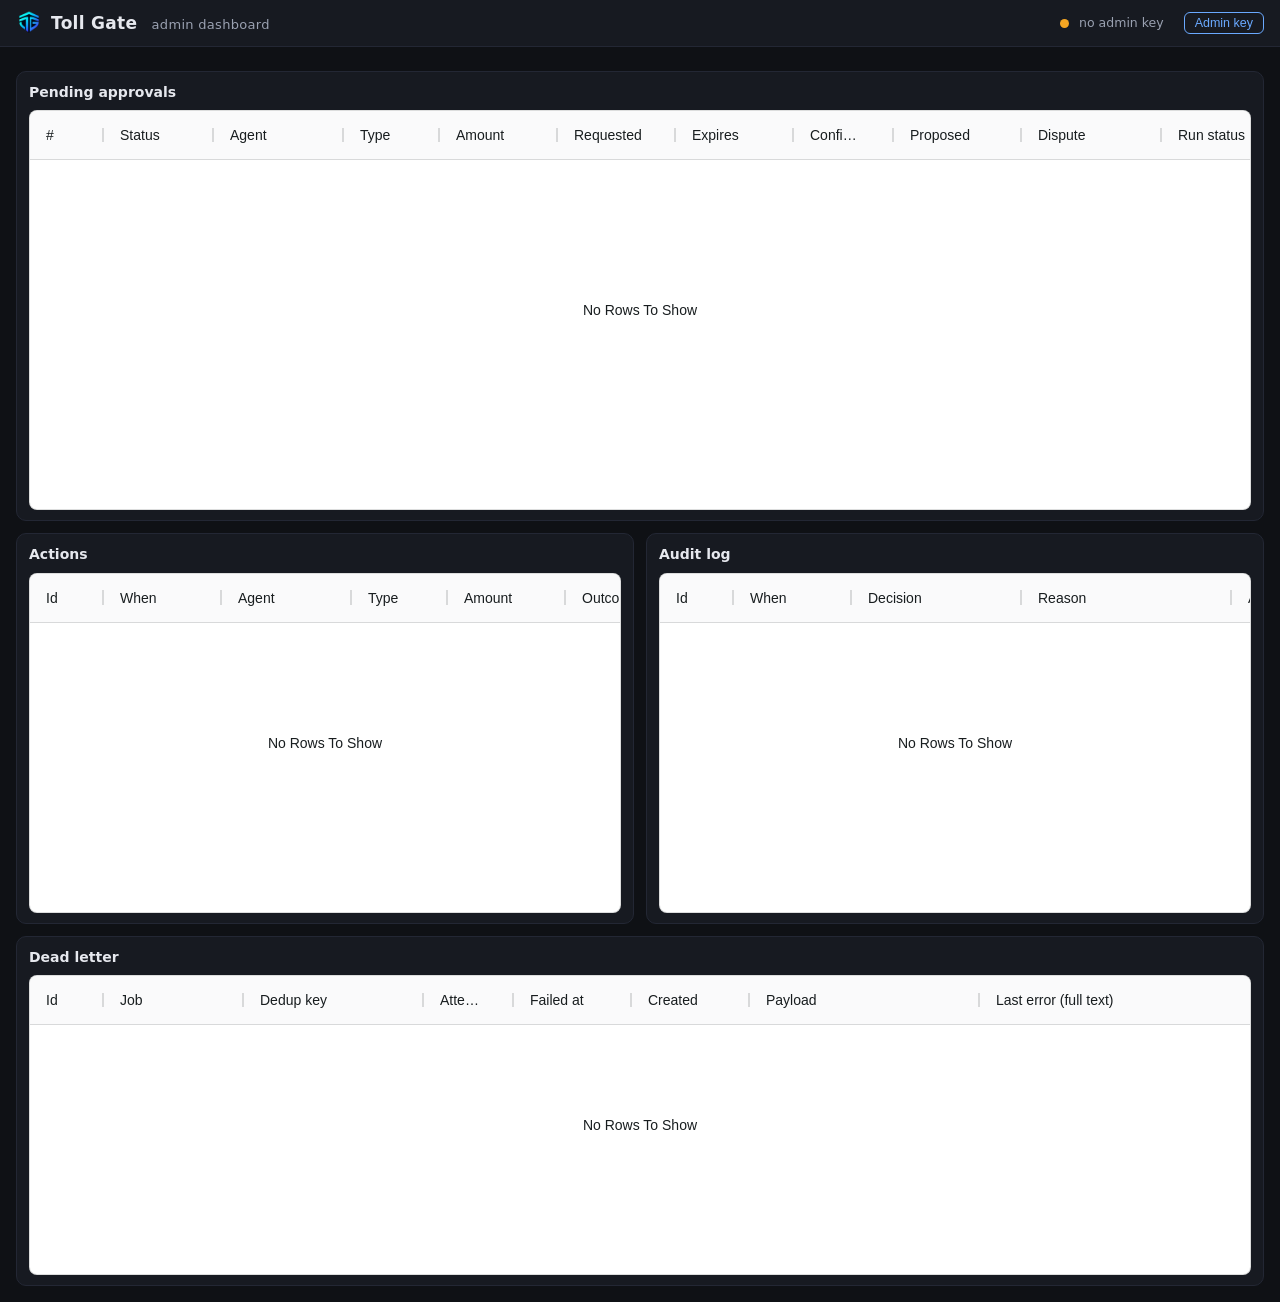
<file: dashboard/index.html>
<!doctype html>
<html lang="en">
<head>
  <meta charset="utf-8">
  <meta name="viewport" content="width=device-width, initial-scale=1">
  <title>Toll Gate — Admin Dashboard</title>
  <link rel="icon" href="favicon.ico" sizes="48x48">
  <link rel="icon" type="image/png" sizes="64x64" href="favicon.png">
  <!-- AG Grid Community v31.3.4 (MIT), vendored — the dashboard never
       reaches the network for assets, fonts included (data-URIs). -->
  <link rel="stylesheet" href="vendor/ag-grid.css">
  <link rel="stylesheet" href="vendor/ag-theme-quartz.css">
  <link rel="stylesheet" href="styles.css">
</head>
<body>
  <header id="topbar">
    <h1><img src="logo.png" alt="" class="brand-logo">Toll Gate <span class="subtitle">admin dashboard</span></h1>
    <div id="conn">
      <span id="conn-dot" class="dot" title="connection state"></span>
      <span id="conn-text">connecting…</span>
      <span id="last-update"></span>
      <button id="key-btn" type="button">Admin key</button>
    </div>
  </header>

  <div id="banner" hidden></div>

  <section id="metrics" aria-label="Key metrics"><!-- cards rendered by app.js --></section>

  <main id="panels">
    <section class="panel" id="panel-approvals">
      <h2>Pending approvals <span class="count"></span></h2>
      <div class="grid ag-theme-quartz ag-theme-dark" id="grid-approvals"></div>
    </section>
    <section class="panel" id="panel-actions">
      <h2>Actions <span class="count"></span></h2>
      <div class="grid ag-theme-quartz ag-theme-dark" id="grid-actions"></div>
    </section>
    <section class="panel" id="panel-audit">
      <h2>Audit log <span class="count"></span></h2>
      <div class="grid ag-theme-quartz ag-theme-dark" id="grid-audit"></div>
    </section>
    <section class="panel" id="panel-dead">
      <h2>Dead letter <span class="count"></span></h2>
      <div class="grid ag-theme-quartz ag-theme-dark" id="grid-dead"></div>
    </section>
  </main>

  <script src="vendor/ag-grid-community.min.noStyle.js"></script>
  <script src="app.js"></script>
</body>
</html>
</file>
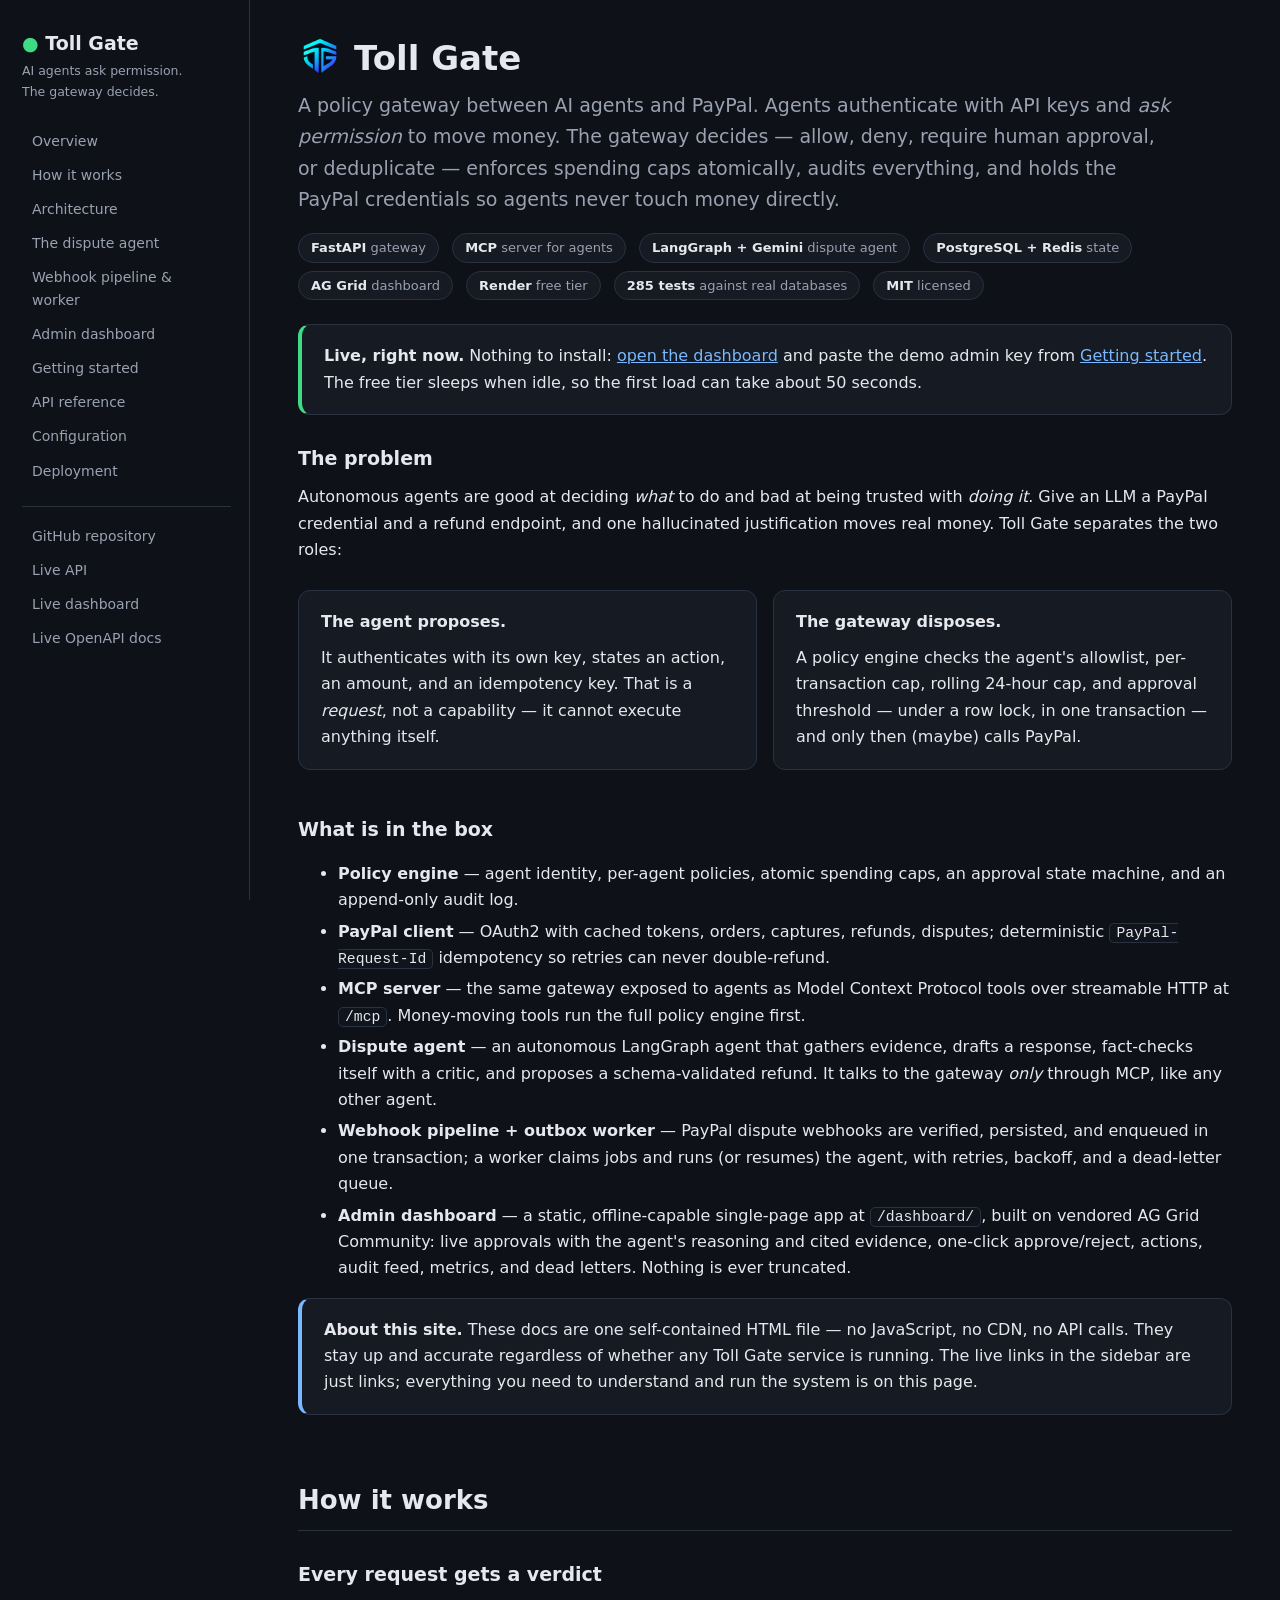
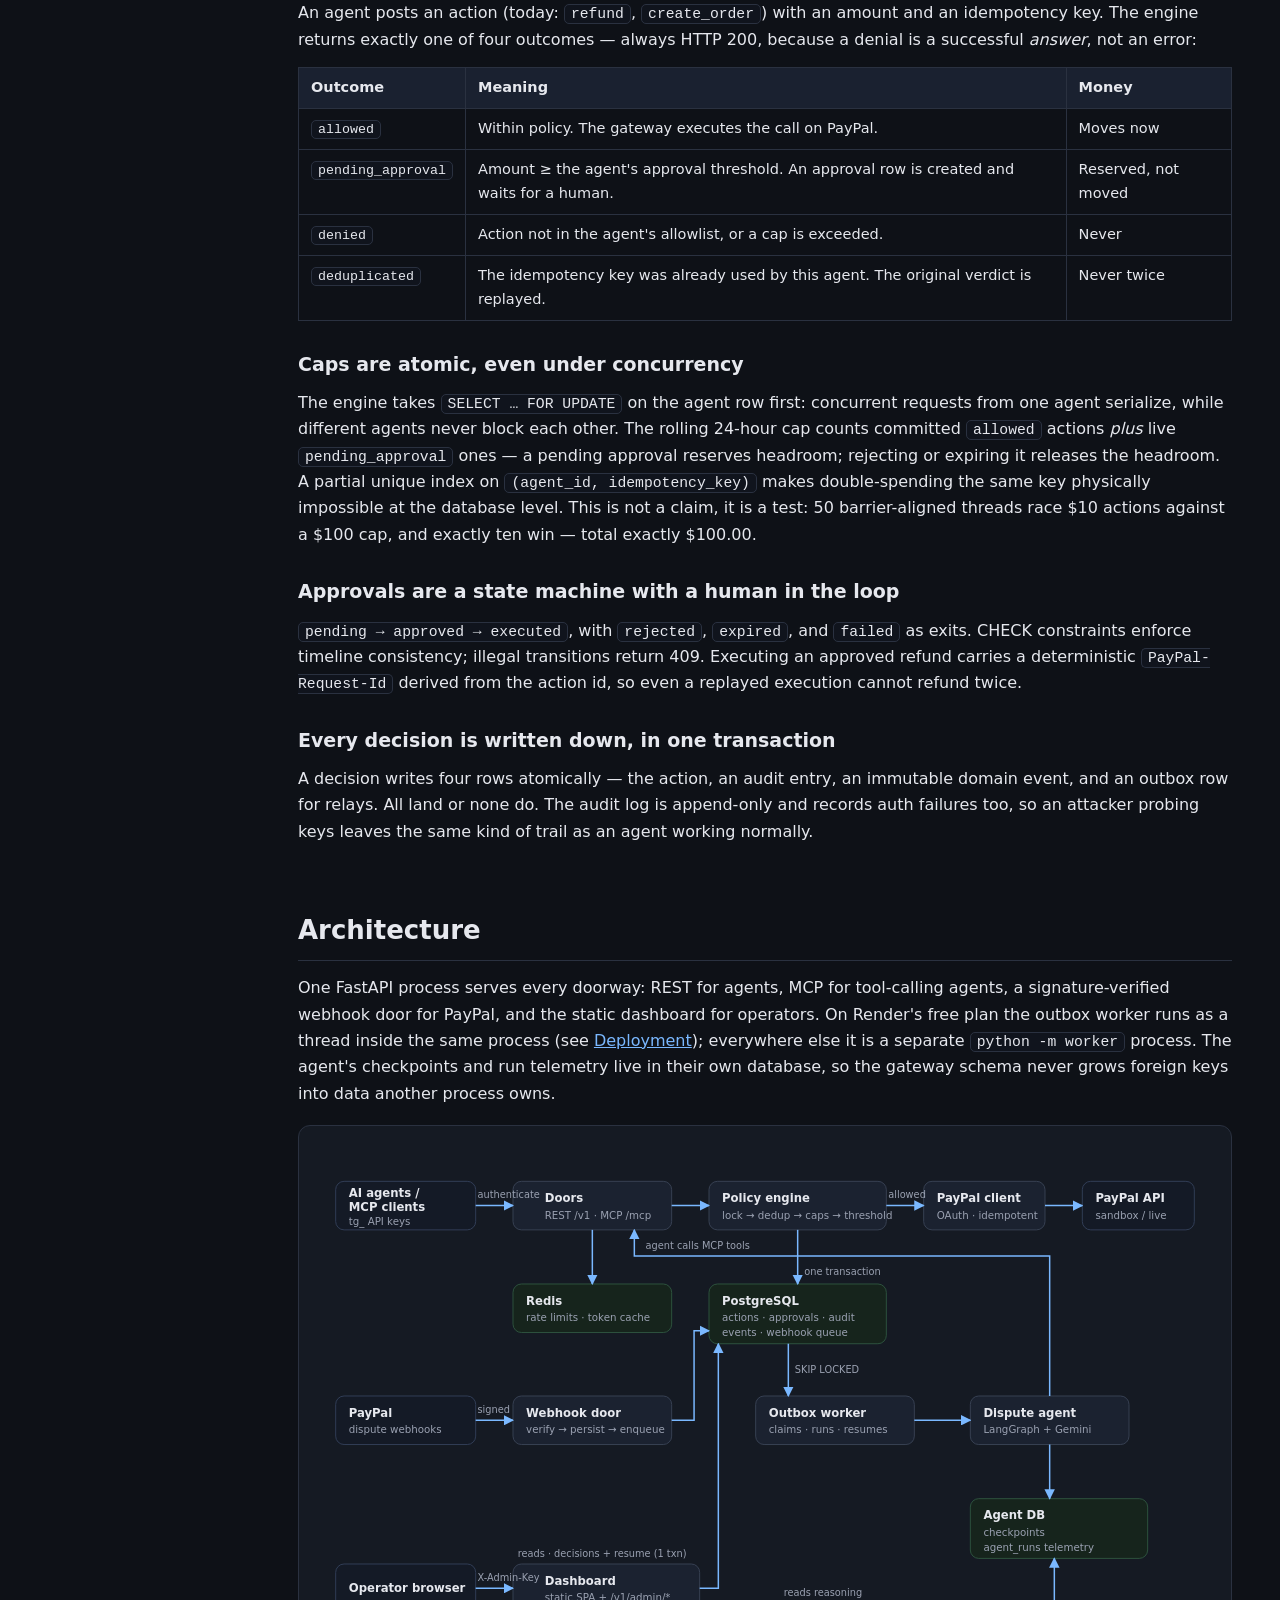
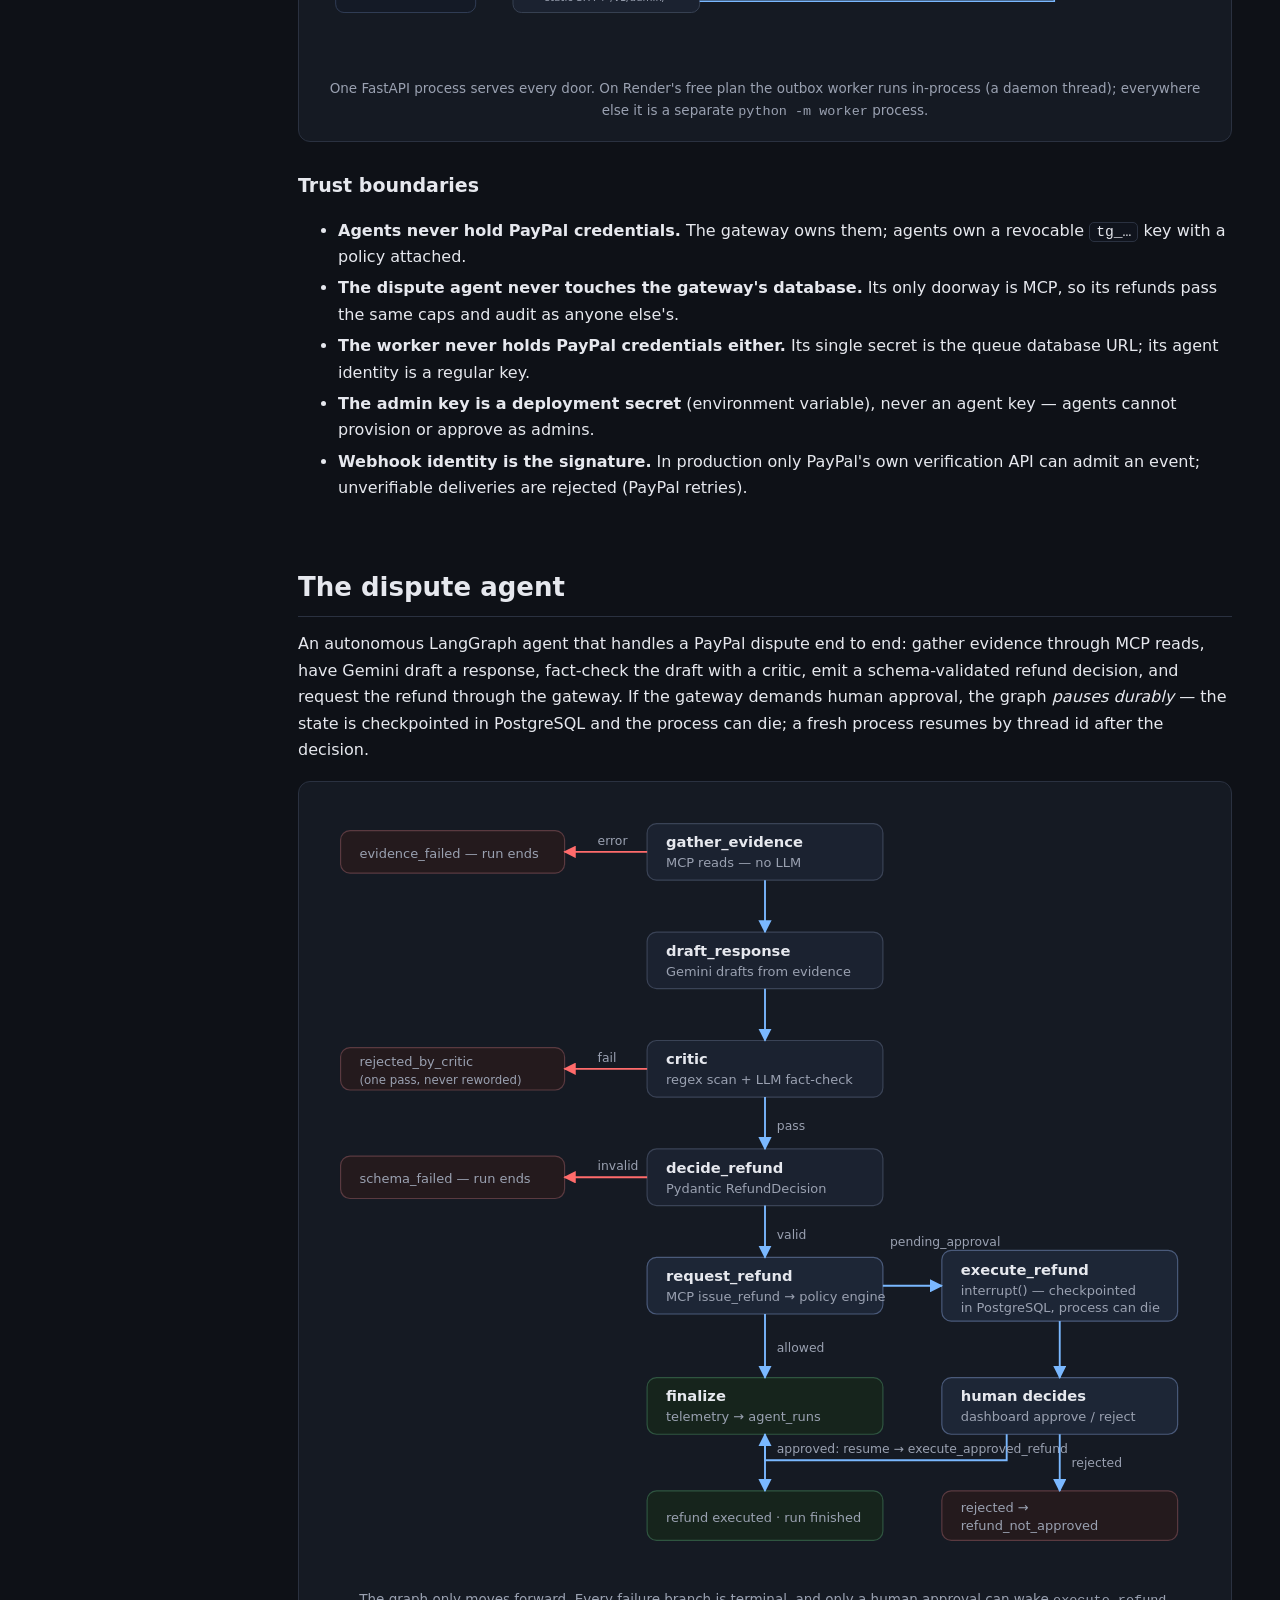
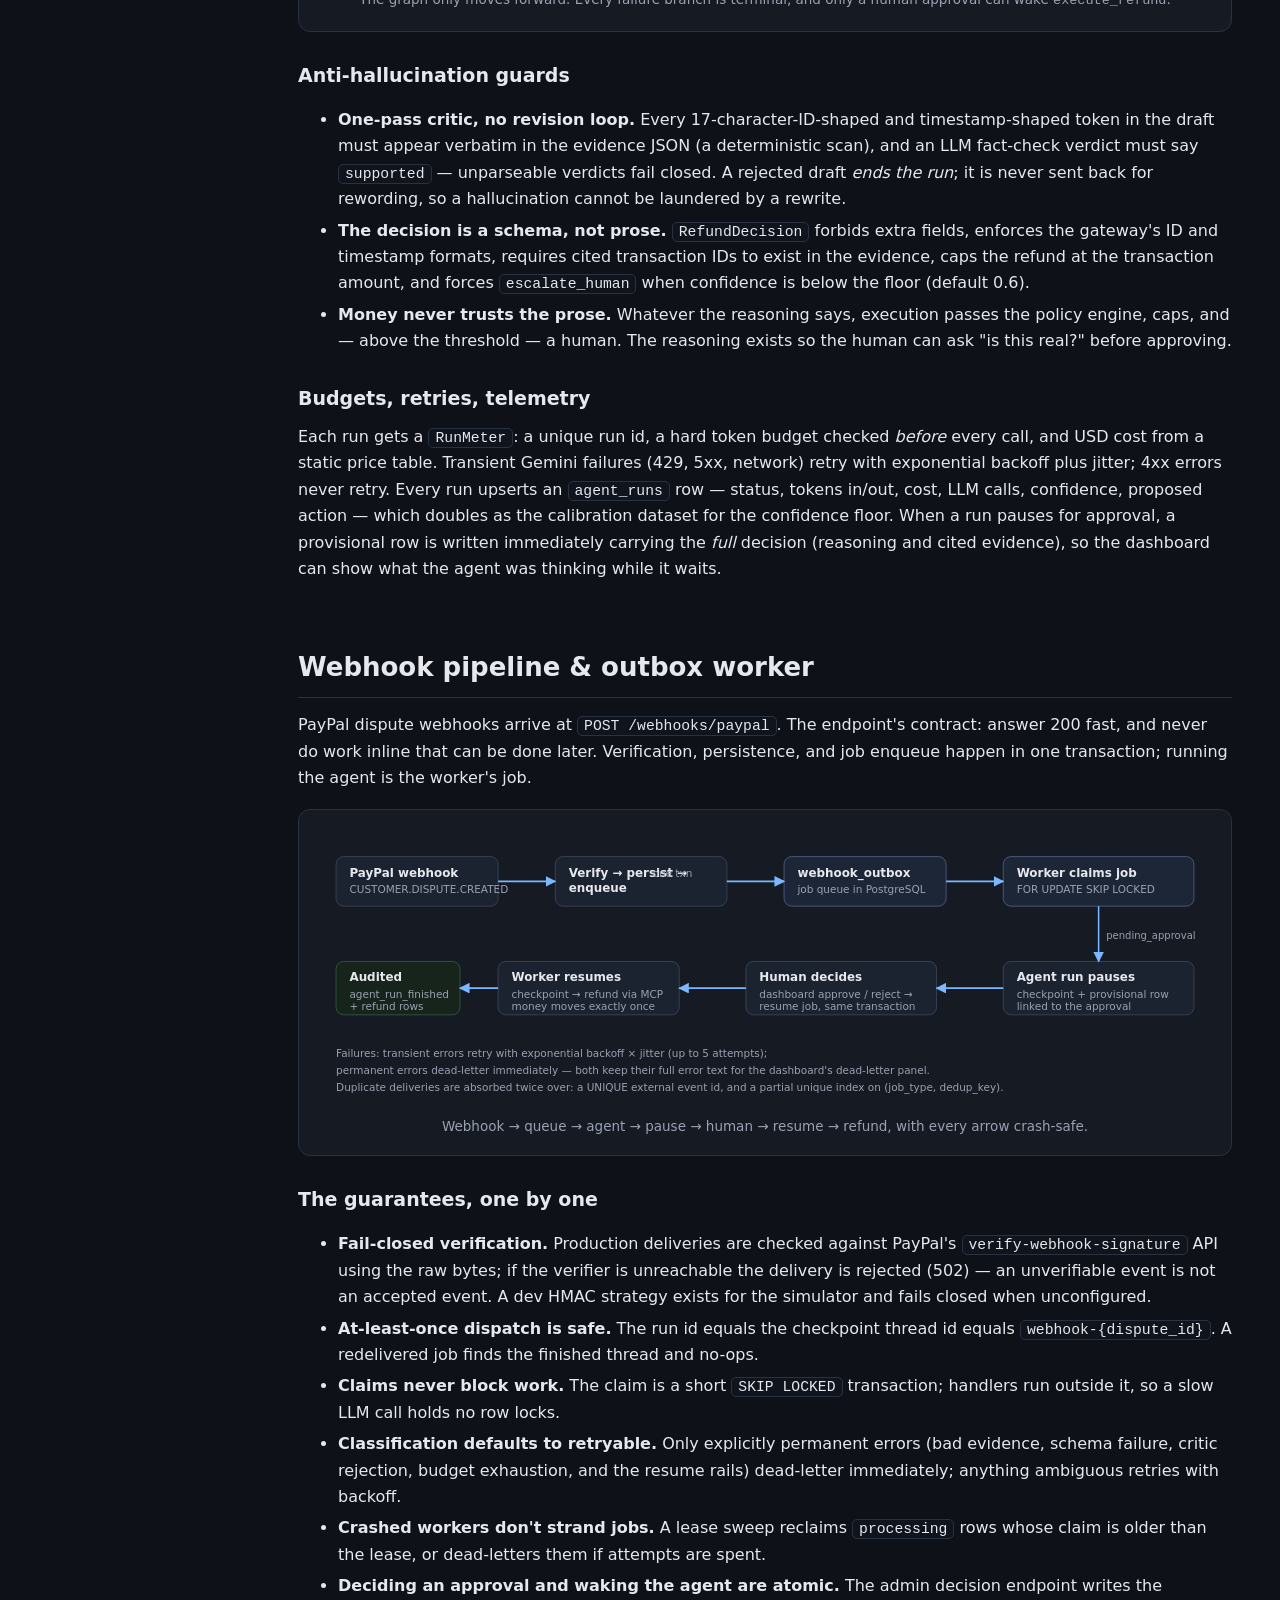
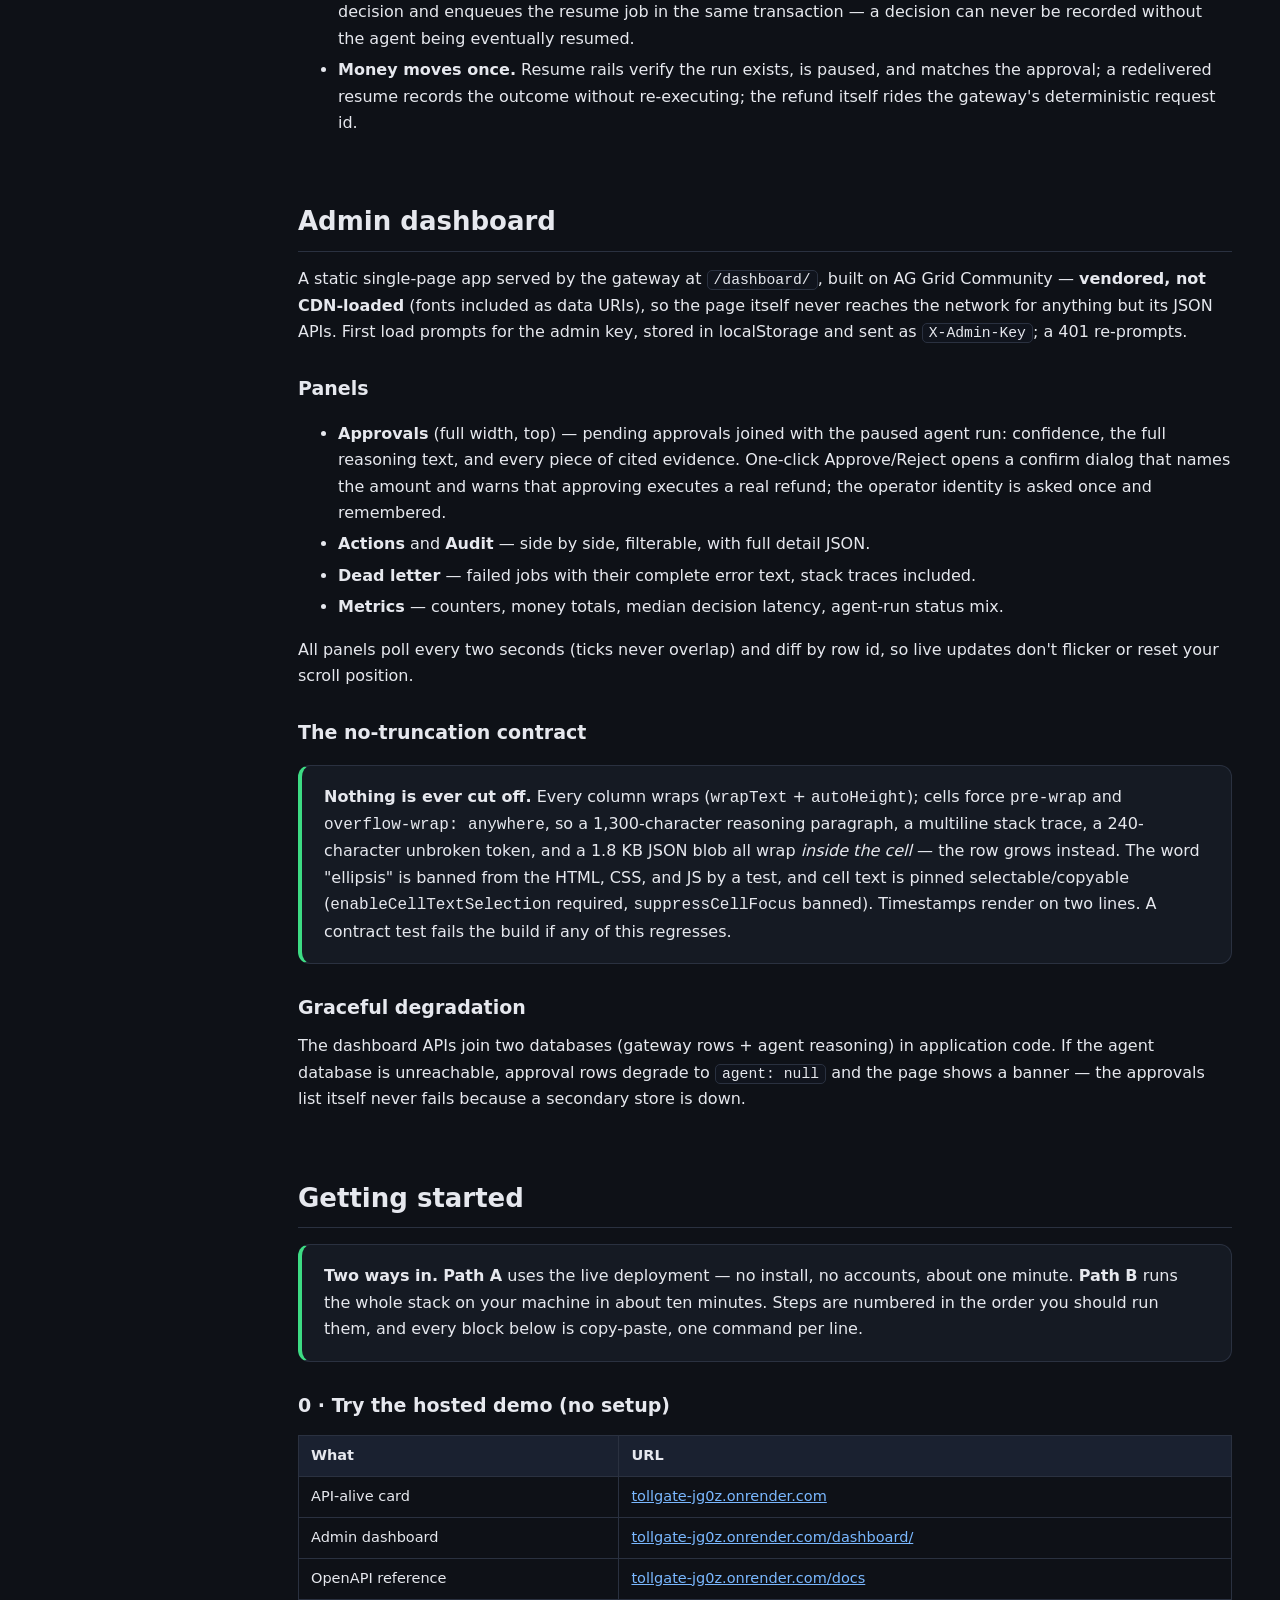
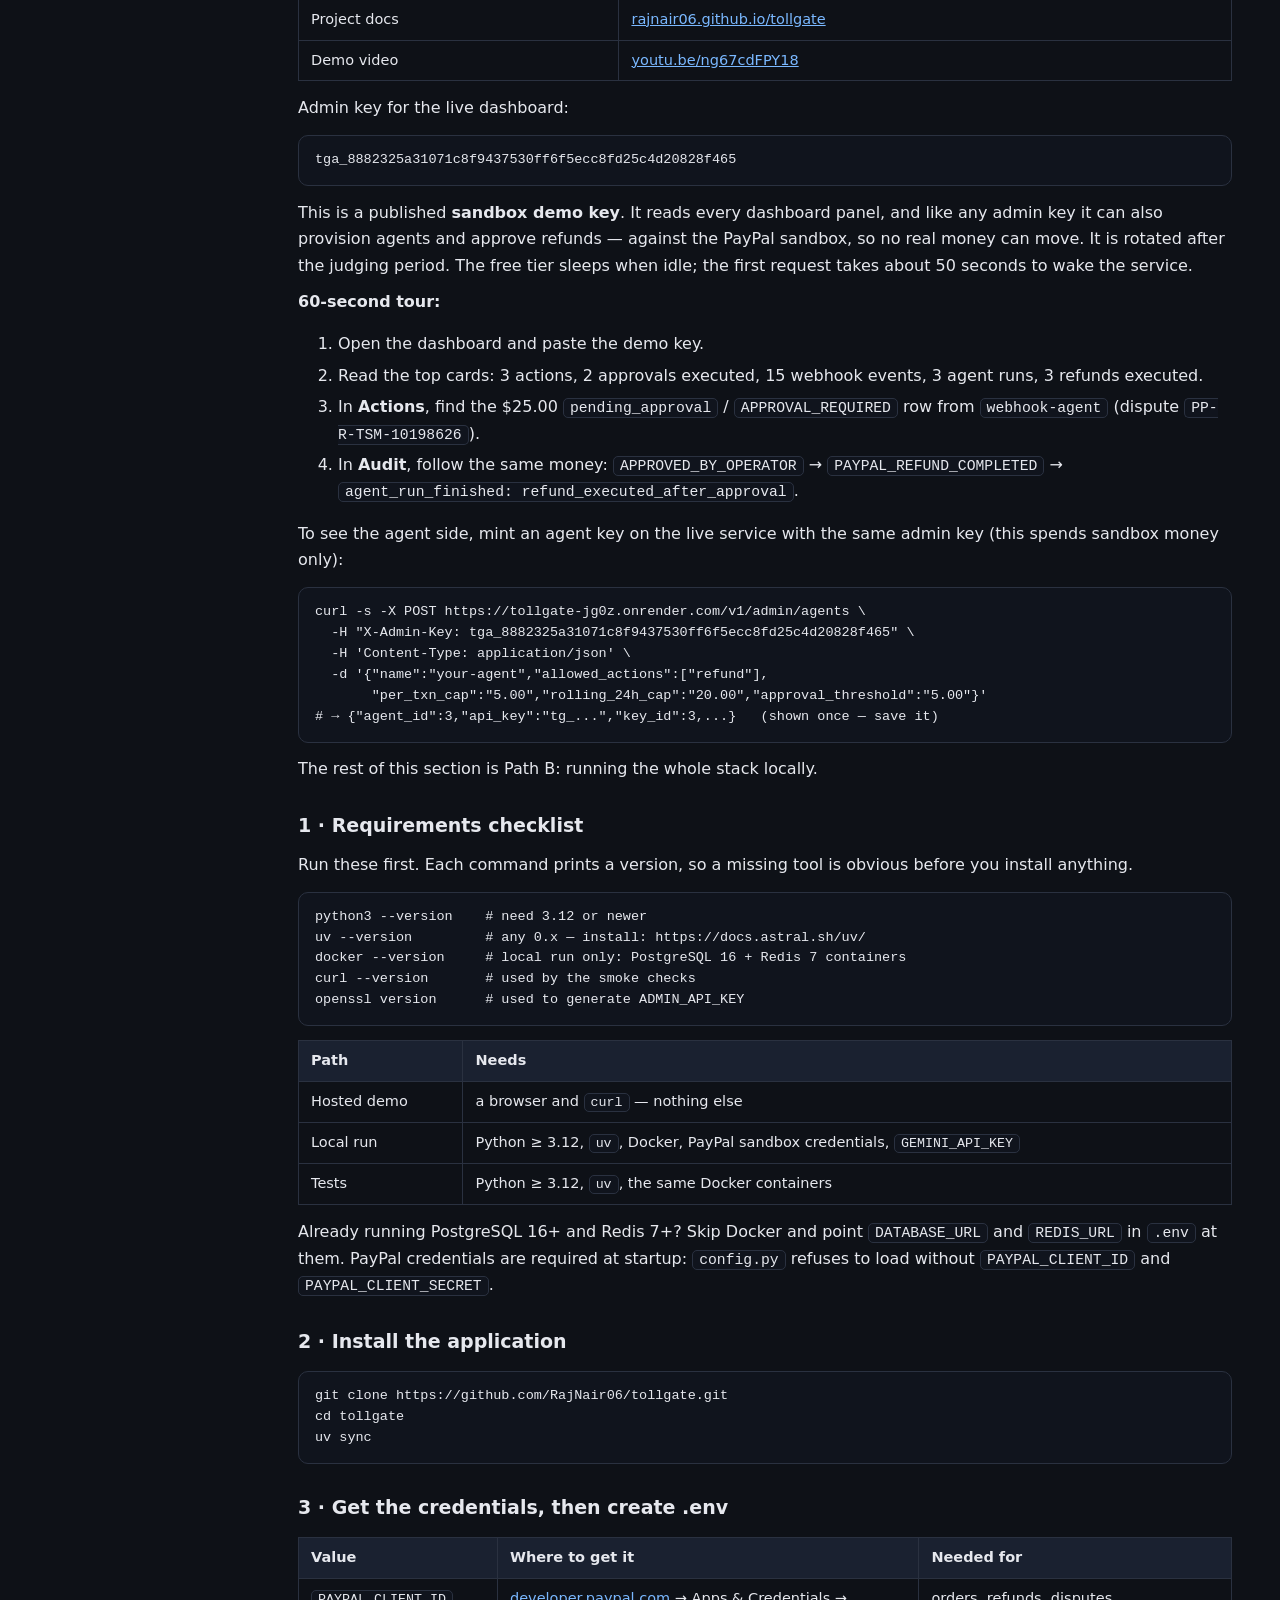
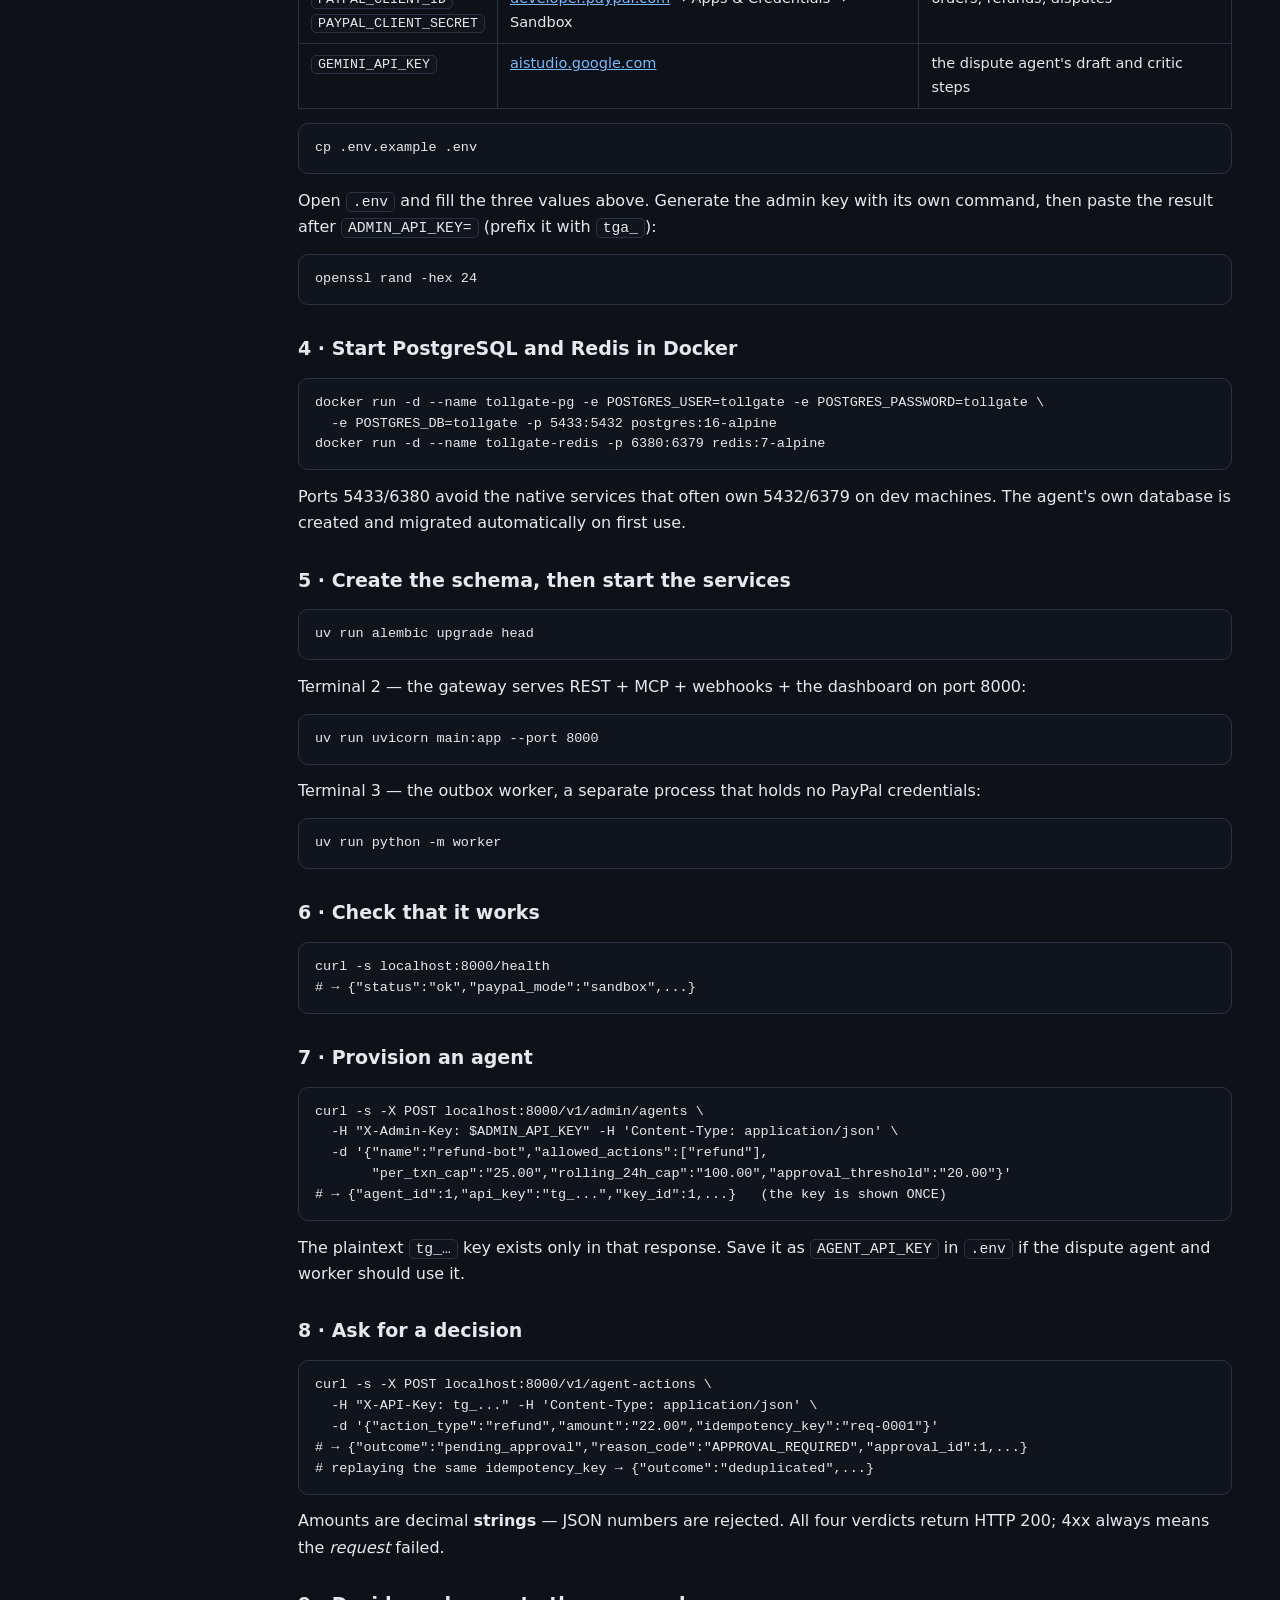
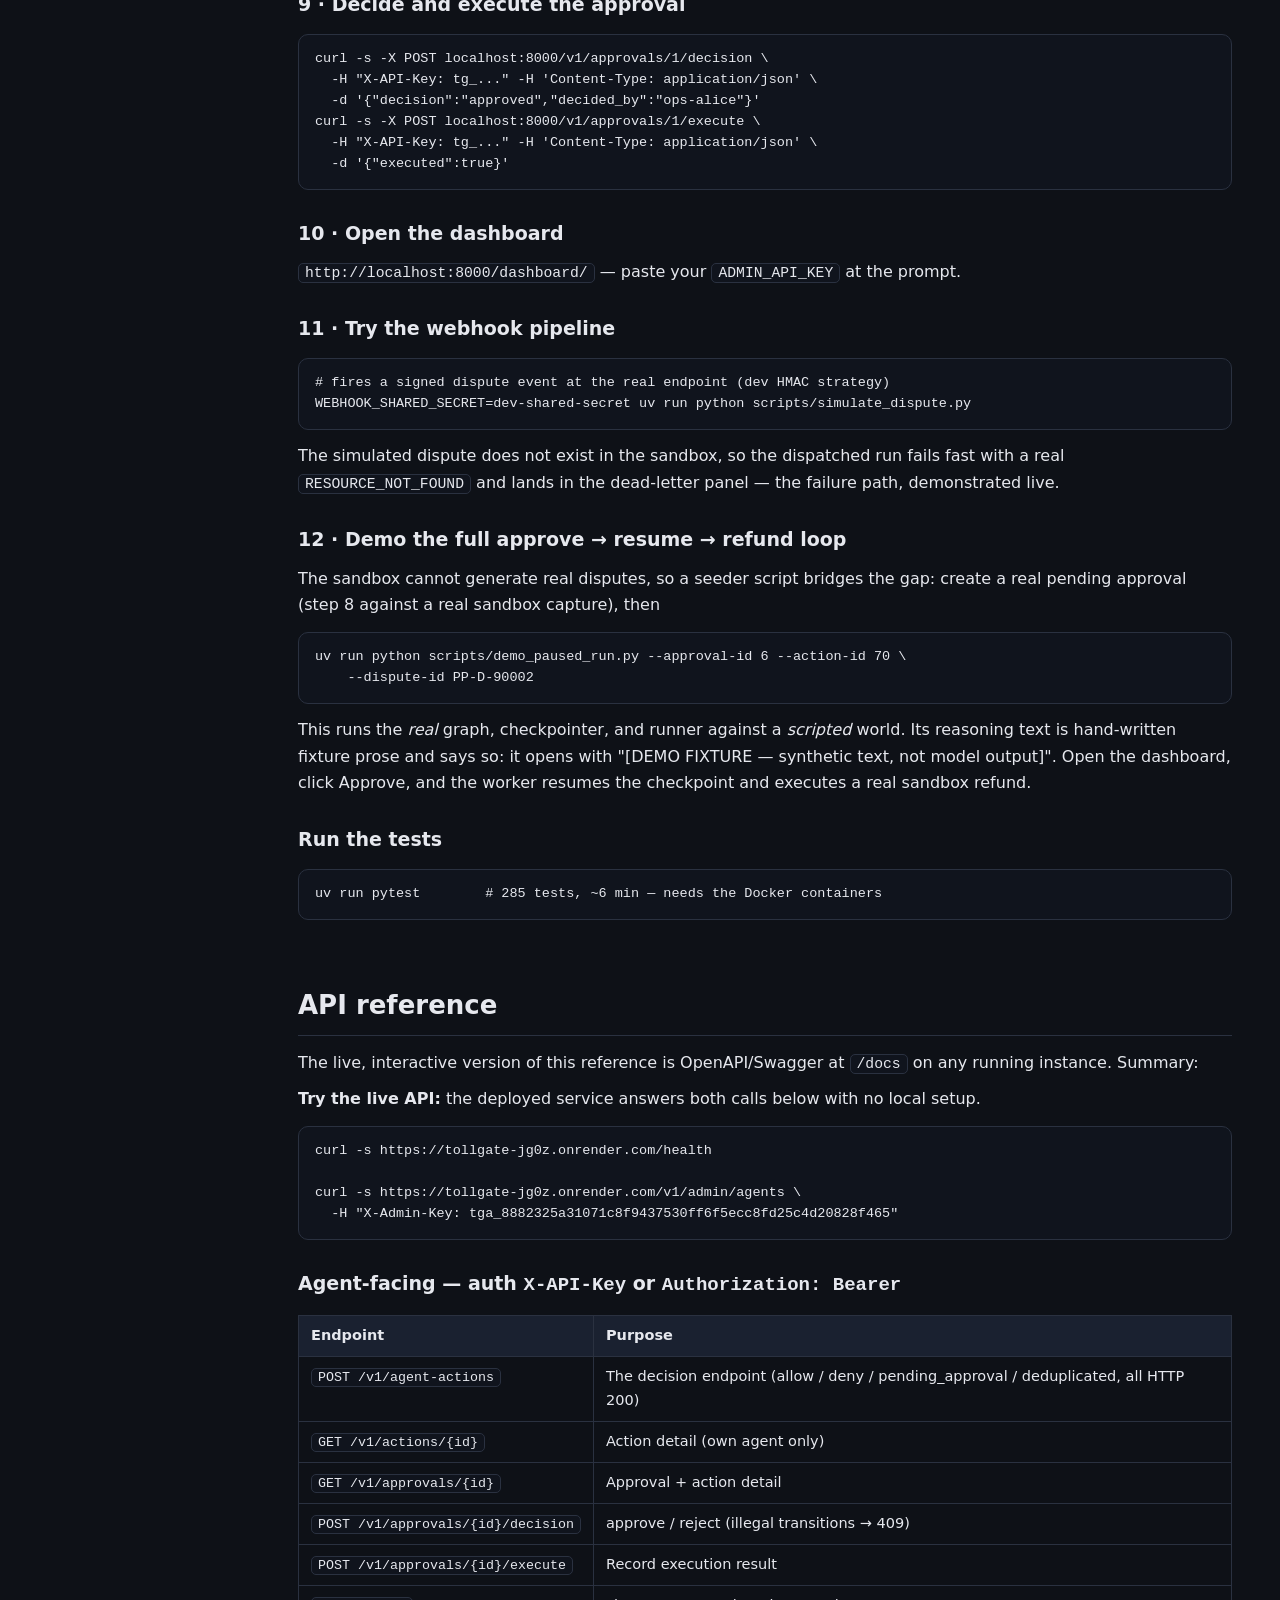
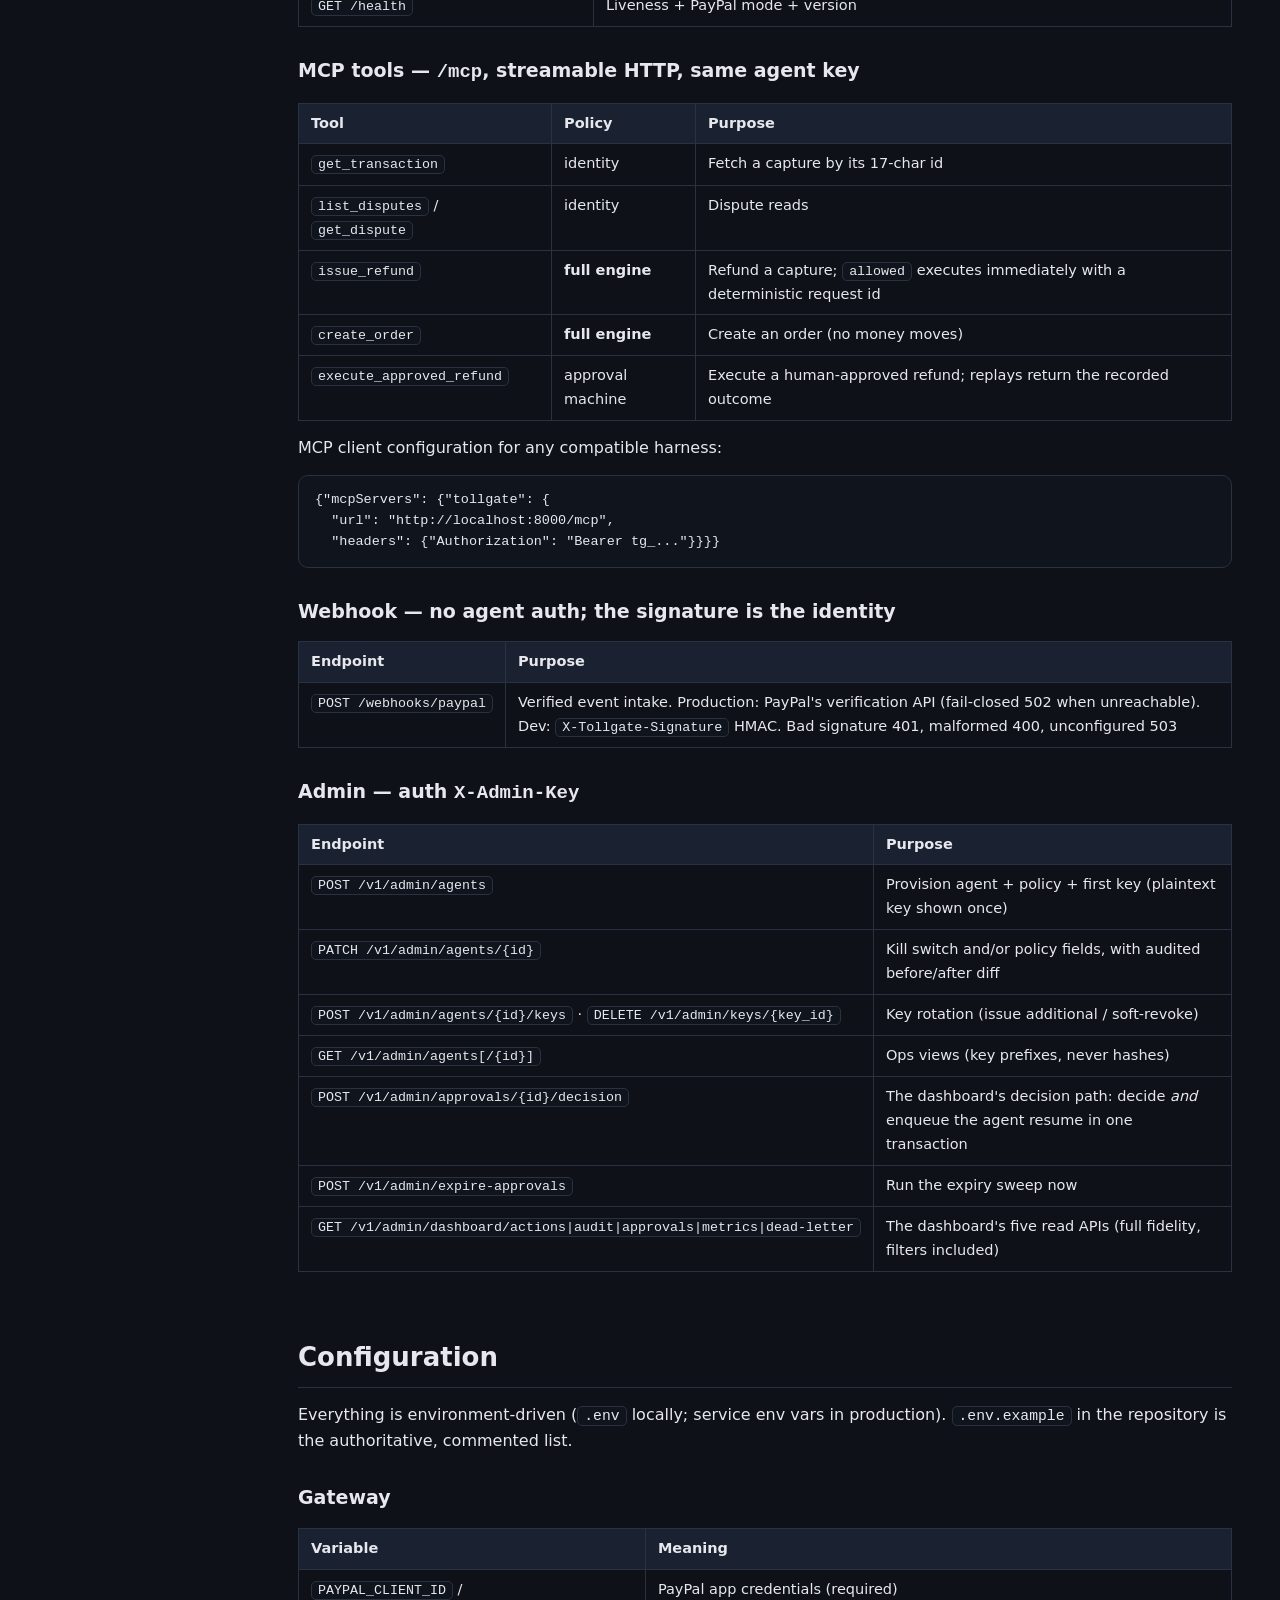
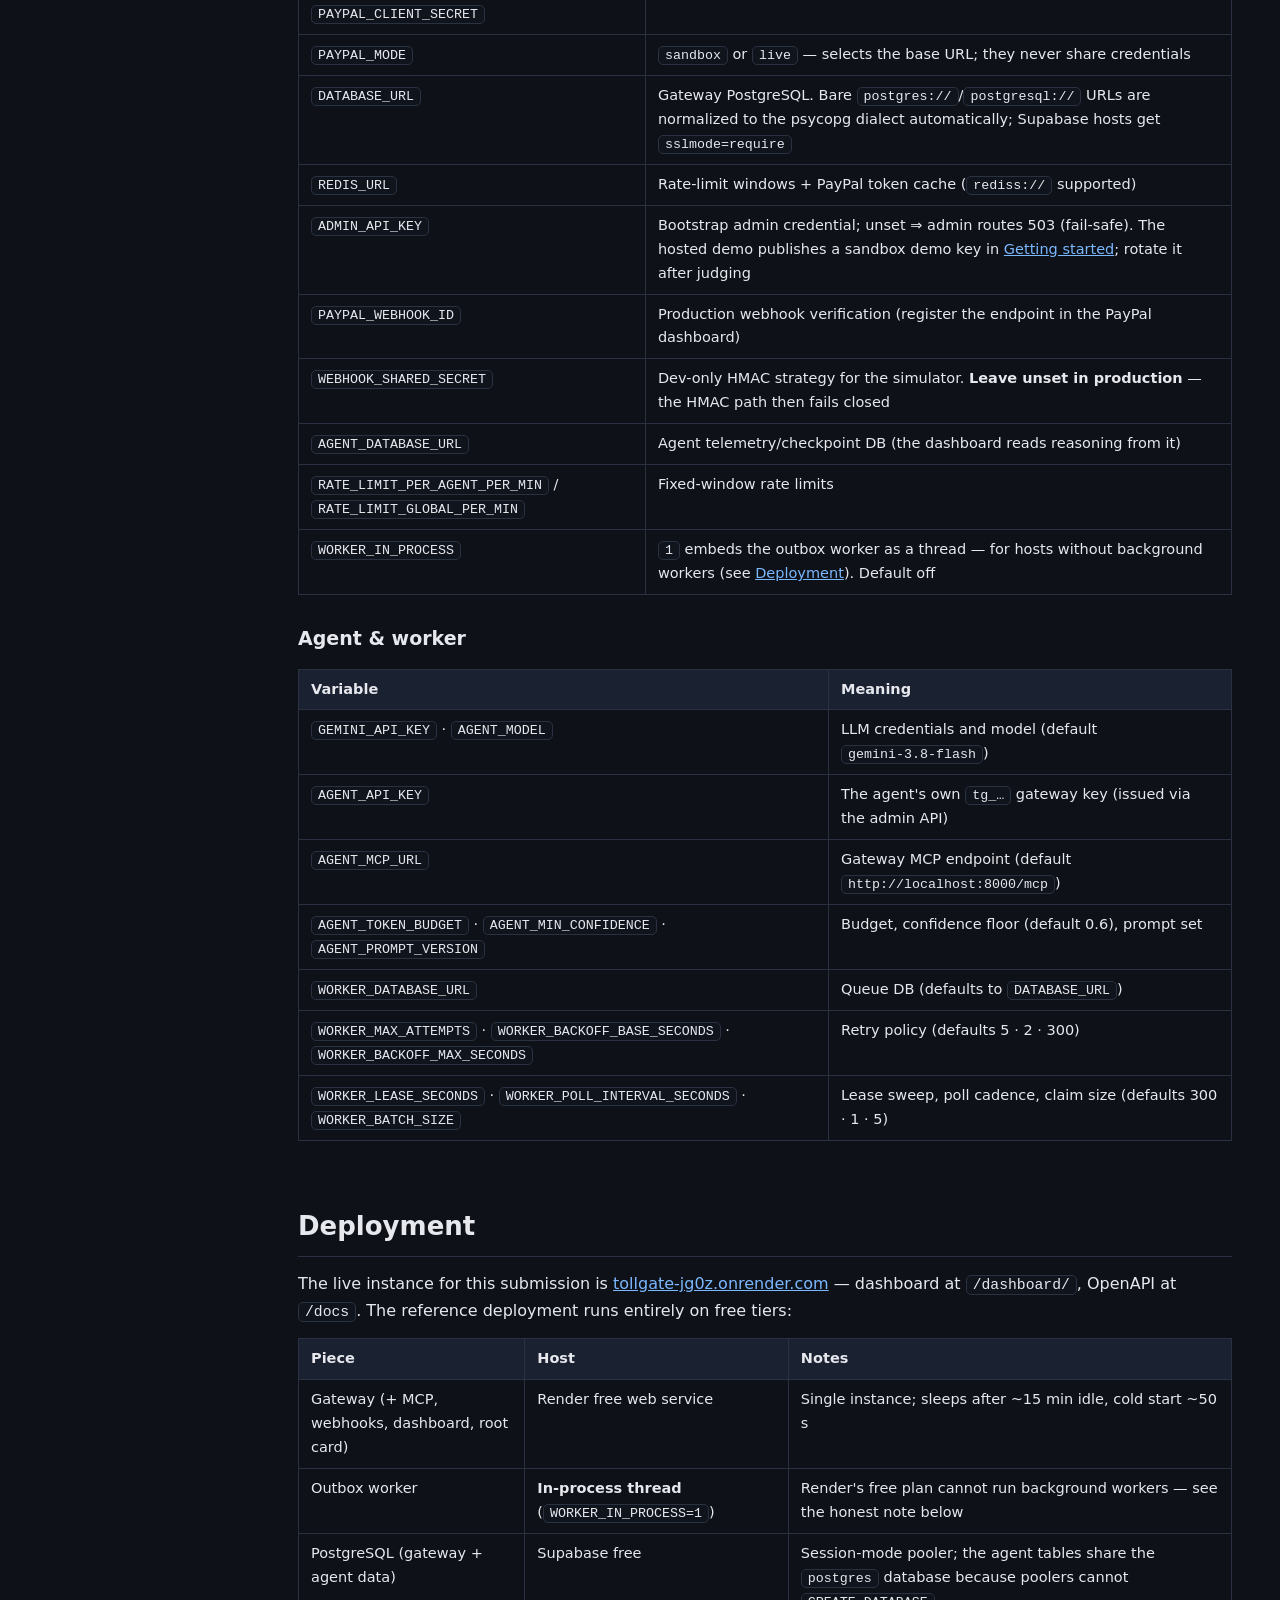
<file: docs/index.html>
<!doctype html>
<html lang="en">
<head>
<meta charset="utf-8">
<meta name="viewport" content="width=device-width, initial-scale=1">
<title>Toll Gate — a policy gateway between AI agents and PayPal</title>
<link rel="icon" href="favicon.ico" sizes="48x48">
<link rel="icon" type="image/png" sizes="64x64" href="favicon.png">
<meta name="description" content="Toll Gate: AI agents ask permission to move money. A policy engine decides, caps spending, requires human approval, audits everything, and holds the PayPal credentials so agents never touch money directly.">
<!--
  This documentation site is deliberately dependency-free:
  no JavaScript, no CDN, no webfonts, no analytics, no API calls.
  One HTML file, inline CSS, inline SVG. It renders identically
  offline, from a double-click, or served from GitHub Pages — and
  it never breaks because some service is asleep.
-->
<style>
  :root {
    color-scheme: dark;
    --bg: #0e1117;
    --panel: #151a23;
    --panel-2: #1a2130;
    --border: #2a3140;
    --text: #e6e8ee;
    --muted: #9aa1b1;
    --link: #7ab8ff;
    --accent: #3ddc84;
    --warn: #ffb454;
    --bad: #ff6b6b;
    --code-bg: #10141d;
  }
  * { box-sizing: border-box; }
  html { scroll-behavior: smooth; }
  body {
    margin: 0;
    background: var(--bg);
    color: var(--text);
    font: 16px/1.65 system-ui, -apple-system, "Segoe UI", Roboto, "Helvetica Neue", Arial, sans-serif;
  }
  .layout { display: flex; max-width: 1280px; margin: 0 auto; }
  nav {
    width: 250px; flex: none; position: sticky; top: 0; align-self: flex-start;
    height: 100vh; overflow-y: auto; padding: 28px 18px 40px 22px;
    border-right: 1px solid var(--border);
  }
  nav .brand { font-size: 19px; font-weight: 700; margin-bottom: 2px; }
  nav .brand .dot { color: var(--accent); }
  nav .tagline { color: var(--muted); font-size: 12.5px; margin-bottom: 22px; }
  nav a {
    display: block; color: var(--muted); text-decoration: none;
    padding: 5px 10px; border-radius: 7px; font-size: 14px; margin: 1px 0;
  }
  nav a:hover { color: var(--text); background: var(--panel); }
  nav .ext { margin-top: 18px; border-top: 1px solid var(--border); padding-top: 12px; }
  main { flex: 1 1 auto; min-width: 0; padding: 36px 48px 90px; }
  section { margin-bottom: 64px; scroll-margin-top: 20px; }
  h1 { font-size: 34px; line-height: 1.25; margin: 0 0 10px; }
  .brand-logo { height: 44px; width: 44px; vertical-align: -10px; margin-right: 12px; }
  h2 { font-size: 26px; margin: 0 0 14px; padding-bottom: 8px; border-bottom: 1px solid var(--border); }
  h3 { font-size: 19px; margin: 28px 0 8px; }
  p { margin: 10px 0; }
  a { color: var(--link); }
  .lede { font-size: 19px; color: var(--muted); max-width: 46em; }
  .hero-badges { margin: 18px 0 6px; }
  .badge {
    display: inline-block; padding: 3px 12px; margin: 0 8px 8px 0; border-radius: 999px;
    border: 1px solid var(--border); background: var(--panel); color: var(--muted); font-size: 13px;
  }
  .badge b { color: var(--text); font-weight: 600; }
  .card {
    background: var(--panel); border: 1px solid var(--border); border-radius: 12px;
    padding: 18px 22px; margin: 16px 0;
  }
  .card.note { border-left: 4px solid var(--link); }
  .card.warn { border-left: 4px solid var(--warn); }
  .card.good { border-left: 4px solid var(--accent); }
  .grid2 { display: grid; grid-template-columns: 1fr 1fr; gap: 16px; }
  @media (max-width: 900px) { .grid2 { grid-template-columns: 1fr; } }
  pre {
    background: var(--code-bg); border: 1px solid var(--border); border-radius: 10px;
    padding: 14px 16px; overflow-x: auto; font-size: 13.5px; line-height: 1.55;
  }
  code { font-family: ui-monospace, SFMono-Regular, Menlo, Consolas, "Liberation Mono", monospace; }
  p code, li code, td code { background: var(--code-bg); border: 1px solid var(--border); border-radius: 5px; padding: 1px 6px; font-size: 0.92em; }
  table { border-collapse: collapse; width: 100%; margin: 14px 0; font-size: 14.5px; }
  th, td { border: 1px solid var(--border); padding: 8px 12px; text-align: left; vertical-align: top; }
  th { background: var(--panel-2); }
  td code { white-space: nowrap; }
  .svgwrap { background: var(--panel); border: 1px solid var(--border); border-radius: 12px; padding: 18px; margin: 18px 0; overflow-x: auto; }
  .svgwrap svg { display: block; margin: 0 auto; max-width: 100%; height: auto; }
  .caption { color: var(--muted); font-size: 13.5px; text-align: center; margin-top: 10px; }
  ul.tight li, ol.tight li { margin: 5px 0; }
  footer { color: var(--muted); font-size: 14px; border-top: 1px solid var(--border); padding-top: 20px; }
  @media (max-width: 860px) {
    .layout { flex-direction: column; }
    nav { width: auto; height: auto; position: static; border-right: none;
          border-bottom: 1px solid var(--border); padding: 18px; }
    nav a { display: inline-block; }
    nav .ext { border-top: none; margin-top: 6px; padding-top: 0; }
    main { padding: 26px 20px 70px; }
  }
</style>
</head>
<body>
<div class="layout">

<nav>
  <div class="brand"><span class="dot">●</span> Toll Gate</div>
  <div class="tagline">AI agents ask permission.<br>The gateway decides.</div>
  <a href="#overview">Overview</a>
  <a href="#how">How it works</a>
  <a href="#architecture">Architecture</a>
  <a href="#agent">The dispute agent</a>
  <a href="#webhook-worker">Webhook pipeline &amp; worker</a>
  <a href="#dashboard">Admin dashboard</a>
  <a href="#getting-started">Getting started</a>
  <a href="#api">API reference</a>
  <a href="#configuration">Configuration</a>
  <a href="#deployment">Deployment</a>
  <div class="ext">
    <a href="https://github.com/RajNair06/tollgate">GitHub repository</a>
    <a href="https://tollgate-jg0z.onrender.com/">Live API</a>
    <a href="https://tollgate-jg0z.onrender.com/dashboard/">Live dashboard</a>
    <a href="https://tollgate-jg0z.onrender.com/docs">Live OpenAPI docs</a>
  </div>
</nav>

<main>

<!-- ================================================================ -->
<section id="overview">
  <h1><img src="logo.png" alt="" class="brand-logo">Toll Gate</h1>
  <p class="lede">A policy gateway between AI agents and PayPal. Agents authenticate
  with API keys and <em>ask permission</em> to move money. The gateway decides —
  allow, deny, require human approval, or deduplicate — enforces spending caps
  atomically, audits everything, and holds the PayPal credentials so agents
  never touch money directly.</p>

  <div class="hero-badges">
    <span class="badge"><b>FastAPI</b> gateway</span>
    <span class="badge"><b>MCP</b> server for agents</span>
    <span class="badge"><b>LangGraph + Gemini</b> dispute agent</span>
    <span class="badge"><b>PostgreSQL + Redis</b> state</span>
    <span class="badge"><b>AG Grid</b> dashboard</span>
    <span class="badge"><b>Render</b> free tier</span>
    <span class="badge"><b>285 tests</b> against real databases</span>
    <span class="badge"><b>MIT</b> licensed</span>
  </div>

  <div class="card good">
    <b>Live, right now.</b> Nothing to install:
    <a href="https://tollgate-jg0z.onrender.com/dashboard/">open the dashboard</a>
    and paste the demo admin key from
    <a href="#getting-started">Getting started</a>. The free tier sleeps when
    idle, so the first load can take about 50&nbsp;seconds.
  </div>

  <h3>The problem</h3>
  <p>Autonomous agents are good at deciding <em>what</em> to do and bad at being
  trusted with <em>doing it</em>. Give an LLM a PayPal credential and a refund
  endpoint, and one hallucinated justification moves real money. Toll Gate
  separates the two roles:</p>
  <div class="grid2">
    <div class="card">
      <b>The agent proposes.</b>
      <p style="margin-bottom:0">It authenticates with its own key, states an
      action, an amount, and an idempotency key. That is a <em>request</em>,
      not a capability — it cannot execute anything itself.</p>
    </div>
    <div class="card">
      <b>The gateway disposes.</b>
      <p style="margin-bottom:0">A policy engine checks the agent's allowlist,
      per-transaction cap, rolling 24-hour cap, and approval threshold — under
      a row lock, in one transaction — and only then (maybe) calls PayPal.</p>
    </div>
  </div>

  <h3>What is in the box</h3>
  <ul class="tight">
    <li><b>Policy engine</b> — agent identity, per-agent policies, atomic spending caps, an approval state machine, and an append-only audit log.</li>
    <li><b>PayPal client</b> — OAuth2 with cached tokens, orders, captures, refunds, disputes; deterministic <code>PayPal-Request-Id</code> idempotency so retries can never double-refund.</li>
    <li><b>MCP server</b> — the same gateway exposed to agents as Model Context Protocol tools over streamable HTTP at <code>/mcp</code>. Money-moving tools run the full policy engine first.</li>
    <li><b>Dispute agent</b> — an autonomous LangGraph agent that gathers evidence, drafts a response, fact-checks itself with a critic, and proposes a schema-validated refund. It talks to the gateway <em>only</em> through MCP, like any other agent.</li>
    <li><b>Webhook pipeline + outbox worker</b> — PayPal dispute webhooks are verified, persisted, and enqueued in one transaction; a worker claims jobs and runs (or resumes) the agent, with retries, backoff, and a dead-letter queue.</li>
    <li><b>Admin dashboard</b> — a static, offline-capable single-page app at <code>/dashboard/</code>, built on vendored AG Grid Community: live approvals with the agent's reasoning and cited evidence, one-click approve/reject, actions, audit feed, metrics, and dead letters. Nothing is ever truncated.</li>
  </ul>

  <div class="card note">
    <b>About this site.</b> These docs are one self-contained HTML file — no
    JavaScript, no CDN, no API calls. They stay up and accurate regardless of
    whether any Toll Gate service is running. The live links in the sidebar
    are just links; everything you need to understand and run the system is
    on this page.
  </div>
</section>

<!-- ================================================================ -->
<section id="how">
  <h2>How it works</h2>

  <h3>Every request gets a verdict</h3>
  <p>An agent posts an action (today: <code>refund</code>, <code>create_order</code>)
  with an amount and an idempotency key. The engine returns exactly one of four
  outcomes — always HTTP 200, because a denial is a successful <em>answer</em>,
  not an error:</p>
  <table>
    <tr><th>Outcome</th><th>Meaning</th><th>Money</th></tr>
    <tr><td><code>allowed</code></td><td>Within policy. The gateway executes the call on PayPal.</td><td>Moves now</td></tr>
    <tr><td><code>pending_approval</code></td><td>Amount ≥ the agent's approval threshold. An approval row is created and waits for a human.</td><td>Reserved, not moved</td></tr>
    <tr><td><code>denied</code></td><td>Action not in the agent's allowlist, or a cap is exceeded.</td><td>Never</td></tr>
    <tr><td><code>deduplicated</code></td><td>The idempotency key was already used by this agent. The original verdict is replayed.</td><td>Never twice</td></tr>
  </table>

  <h3>Caps are atomic, even under concurrency</h3>
  <p>The engine takes <code>SELECT … FOR UPDATE</code> on the agent row first:
  concurrent requests from one agent serialize, while different agents never
  block each other. The rolling 24-hour cap counts committed <code>allowed</code>
  actions <em>plus</em> live <code>pending_approval</code> ones — a pending
  approval reserves headroom; rejecting or expiring it releases the headroom.
  A partial unique index on <code>(agent_id, idempotency_key)</code> makes
  double-spending the same key physically impossible at the database level.
  This is not a claim, it is a test: 50 barrier-aligned threads race $10
  actions against a $100 cap, and exactly ten win — total exactly $100.00.</p>

  <h3>Approvals are a state machine with a human in the loop</h3>
  <p><code>pending → approved → executed</code>, with <code>rejected</code>,
  <code>expired</code>, and <code>failed</code> as exits. CHECK constraints
  enforce timeline consistency; illegal transitions return 409. Executing an
  approved refund carries a deterministic <code>PayPal-Request-Id</code>
  derived from the action id, so even a replayed execution cannot refund twice.</p>

  <h3>Every decision is written down, in one transaction</h3>
  <p>A decision writes four rows atomically — the action, an audit entry, an
  immutable domain event, and an outbox row for relays. All land or none do.
  The audit log is append-only and records auth failures too, so an attacker
  probing keys leaves the same kind of trail as an agent working normally.</p>
</section>

<!-- ================================================================ -->
<section id="architecture">
  <h2>Architecture</h2>
  <p>One FastAPI process serves every doorway: REST for agents, MCP for
  tool-calling agents, a signature-verified webhook door for PayPal, and the
  static dashboard for operators. On Render's free plan the outbox worker runs
  as a thread inside the same process (see <a href="#deployment">Deployment</a>);
  everywhere else it is a separate <code>python -m worker</code> process. The
  agent's checkpoints and run telemetry live in their own database, so the
  gateway schema never grows foreign keys into data another process owns.</p>

  <div class="svgwrap">
  <svg viewBox="0 0 960 560" role="img" aria-label="System architecture diagram">
    <defs>
      <marker id="arr" viewBox="0 0 10 10" refX="9" refY="5" markerWidth="7" markerHeight="7" orient="auto-start-reverse">
        <path d="M 0 0 L 10 5 L 0 10 z" fill="#7ab8ff"/>
      </marker>
    </defs>
    <style>
      .box { fill: #1b2230; stroke: #3a4356; }
      .ext { fill: #141a26; stroke: #33405a; }
      .db  { fill: #16241c; stroke: #2f5540; }
      .t   { fill: #e6e8ee; font: 600 13px system-ui, sans-serif; }
      .s   { fill: #9aa1b1; font: 11.5px system-ui, sans-serif; }
      .l   { fill: #9aa1b1; font: 11px system-ui, sans-serif; }
      .a   { stroke: #7ab8ff; stroke-width: 1.6; fill: none; marker-end: url(#arr); }
    </style>

    <!-- band 1: agent traffic — doors → policy engine → PayPal -->
    <rect class="ext" x="20" y="40" width="150" height="52" rx="9"/>
    <text class="t" x="34" y="57">AI agents /</text>
    <text class="t" x="34" y="72">MCP clients</text>
    <text class="s" x="34" y="87">tg_ API keys</text>

    <rect class="box" x="210" y="40" width="170" height="52" rx="9"/>
    <text class="t" x="244" y="62">Doors</text>
    <text class="s" x="244" y="80">REST /v1 · MCP /mcp</text>

    <rect class="box" x="420" y="40" width="190" height="52" rx="9"/>
    <text class="t" x="434" y="62">Policy engine</text>
    <text class="s" x="434" y="80">lock → dedup → caps → threshold</text>

    <rect class="box" x="650" y="40" width="130" height="52" rx="9"/>
    <text class="t" x="664" y="62">PayPal client</text>
    <text class="s" x="664" y="80">OAuth · idempotent</text>

    <rect class="ext" x="820" y="40" width="120" height="52" rx="9"/>
    <text class="t" x="834" y="62">PayPal API</text>
    <text class="s" x="834" y="80">sandbox / live</text>

    <path class="a" d="M170,66 H210"/>
    <text class="l" x="172" y="58">authenticate</text>
    <path class="a" d="M380,66 H420"/>
    <path class="a" d="M610,66 H650"/>
    <text class="l" x="612" y="58">allowed</text>
    <path class="a" d="M780,66 H820"/>

    <rect class="db" x="210" y="150" width="170" height="52" rx="9"/>
    <text class="t" x="224" y="172">Redis</text>
    <text class="s" x="224" y="190">rate limits · token cache</text>
    <path class="a" d="M295,92 V150"/>

    <rect class="db" x="420" y="150" width="190" height="64" rx="9"/>
    <text class="t" x="434" y="172">PostgreSQL</text>
    <text class="s" x="434" y="190">actions · approvals · audit</text>
    <text class="s" x="434" y="206">events · webhook queue</text>
    <path class="a" d="M515,92 V150"/>
    <text class="l" x="522" y="140">one transaction</text>

    <!-- band 2: webhook pipeline — door → queue → worker → agent -->
    <rect class="ext" x="20" y="270" width="150" height="52" rx="9"/>
    <text class="t" x="34" y="292">PayPal</text>
    <text class="s" x="34" y="310">dispute webhooks</text>

    <rect class="box" x="210" y="270" width="170" height="52" rx="9"/>
    <text class="t" x="224" y="292">Webhook door</text>
    <text class="s" x="224" y="310">verify → persist → enqueue</text>

    <path class="a" d="M170,296 H210"/>
    <text class="l" x="172" y="288">signed</text>
    <path class="a" d="M380,296 H404 V200 H420"/>

    <rect class="box" x="470" y="270" width="170" height="52" rx="9"/>
    <text class="t" x="484" y="292">Outbox worker</text>
    <text class="s" x="484" y="310">claims · runs · resumes</text>
    <path class="a" d="M505,214 V270"/>
    <text class="l" x="512" y="245">SKIP LOCKED</text>

    <rect class="box" x="700" y="270" width="170" height="52" rx="9"/>
    <text class="t" x="714" y="292">Dispute agent</text>
    <text class="s" x="714" y="310">LangGraph + Gemini</text>
    <path class="a" d="M640,296 H700"/>

    <path class="a" d="M785,270 V120 H340 V92"/>
    <text class="l" x="352" y="112">agent calls MCP tools</text>

    <rect class="db" x="700" y="380" width="190" height="64" rx="9"/>
    <text class="t" x="714" y="402">Agent DB</text>
    <text class="s" x="714" y="420">checkpoints</text>
    <text class="s" x="714" y="436">agent_runs telemetry</text>
    <path class="a" d="M785,322 V380"/>

    <!-- band 3: operator — dashboard reads and decides -->
    <rect class="ext" x="20" y="450" width="150" height="52" rx="9"/>
    <text class="t" x="34" y="480">Operator browser</text>

    <rect class="box" x="210" y="450" width="200" height="52" rx="9"/>
    <text class="t" x="244" y="472">Dashboard</text>
    <text class="s" x="244" y="490">static SPA + /v1/admin/*</text>

    <path class="a" d="M170,476 H210"/>
    <text class="l" x="172" y="468">X-Admin-Key</text>
    <path class="a" d="M410,476 H430 V214"/>
    <text class="l" x="215" y="442">reads · decisions + resume (1 txn)</text>
    <path class="a" d="M410,490 H790 V444"/>
    <text class="l" x="500" y="484">reads reasoning</text>
  </svg>
  <div class="caption">One FastAPI process serves every door. On Render's free
  plan the outbox worker runs in-process (a daemon thread); everywhere else it
  is a separate <code>python -m worker</code> process.</div>
  </div>

  <h3>Trust boundaries</h3>
  <ul class="tight">
    <li><b>Agents never hold PayPal credentials.</b> The gateway owns them; agents own a revocable <code>tg_…</code> key with a policy attached.</li>
    <li><b>The dispute agent never touches the gateway's database.</b> Its only doorway is MCP, so its refunds pass the same caps and audit as anyone else's.</li>
    <li><b>The worker never holds PayPal credentials either.</b> Its single secret is the queue database URL; its agent identity is a regular key.</li>
    <li><b>The admin key is a deployment secret</b> (environment variable), never an agent key — agents cannot provision or approve as admins.</li>
    <li><b>Webhook identity is the signature.</b> In production only PayPal's own verification API can admit an event; unverifiable deliveries are rejected (PayPal retries).</li>
  </ul>
</section>

<!-- ================================================================ -->
<section id="agent">
  <h2>The dispute agent</h2>
  <p>An autonomous LangGraph agent that handles a PayPal dispute end to end:
  gather evidence through MCP reads, have Gemini draft a response, fact-check
  the draft with a critic, emit a schema-validated refund decision, and request
  the refund through the gateway. If the gateway demands human approval, the
  graph <em>pauses durably</em> — the state is checkpointed in PostgreSQL and
  the process can die; a fresh process resumes by thread id after the decision.</p>

  <div class="svgwrap">
  <svg viewBox="0 0 760 660" role="img" aria-label="Dispute agent graph">
    <defs>
      <marker id="arr2" viewBox="0 0 10 10" refX="9" refY="5" markerWidth="7" markerHeight="7" orient="auto-start-reverse">
        <path d="M 0 0 L 10 5 L 0 10 z" fill="#7ab8ff"/>
      </marker>
      <marker id="arr2r" viewBox="0 0 10 10" refX="9" refY="5" markerWidth="7" markerHeight="7" orient="auto-start-reverse">
        <path d="M 0 0 L 10 5 L 0 10 z" fill="#ff6b6b"/>
      </marker>
    </defs>
    <style>
      .n   { fill: #1b2230; stroke: #3a4356; }
      .nh  { fill: #1d2636; stroke: #4a5a7a; }
      .term{ fill: #241a1d; stroke: #5a3a40; }
      .ok  { fill: #16241c; stroke: #2f5540; }
      .t   { fill: #e6e8ee; font: 600 13px system-ui, sans-serif; }
      .s   { fill: #9aa1b1; font: 11.5px system-ui, sans-serif; }
      .a   { stroke: #7ab8ff; stroke-width: 1.6; fill: none; marker-end: url(#arr2); }
      .ar  { stroke: #ff6b6b; stroke-width: 1.5; fill: none; marker-end: url(#arr2r); }
      .l   { fill: #9aa1b1; font: 11px system-ui, sans-serif; }
    </style>

    <rect class="n" x="280" y="20" width="200" height="48" rx="8"/>
    <text class="t" x="296" y="40">gather_evidence</text>
    <text class="s" x="296" y="57">MCP reads — no LLM</text>

    <rect class="n" x="280" y="112" width="200" height="48" rx="8"/>
    <text class="t" x="296" y="132">draft_response</text>
    <text class="s" x="296" y="149">Gemini drafts from evidence</text>

    <rect class="n" x="280" y="204" width="200" height="48" rx="8"/>
    <text class="t" x="296" y="224">critic</text>
    <text class="s" x="296" y="241">regex scan + LLM fact-check</text>

    <rect class="n" x="280" y="296" width="200" height="48" rx="8"/>
    <text class="t" x="296" y="316">decide_refund</text>
    <text class="s" x="296" y="333">Pydantic RefundDecision</text>

    <rect class="nh" x="280" y="388" width="200" height="48" rx="8"/>
    <text class="t" x="296" y="408">request_refund</text>
    <text class="s" x="296" y="425">MCP issue_refund → policy engine</text>

    <rect class="ok" x="280" y="490" width="200" height="48" rx="8"/>
    <text class="t" x="296" y="510">finalize</text>
    <text class="s" x="296" y="527">telemetry → agent_runs</text>

    <rect class="ok" x="280" y="586" width="200" height="42" rx="8"/>
    <text class="s" x="296" y="612">refund executed · run finished</text>

    <!-- pause branch -->
    <rect class="nh" x="530" y="382" width="200" height="60" rx="8"/>
    <text class="t" x="546" y="403">execute_refund</text>
    <text class="s" x="546" y="420">interrupt() — checkpointed</text>
    <text class="s" x="546" y="434">in PostgreSQL, process can die</text>

    <rect class="nh" x="530" y="490" width="200" height="48" rx="8"/>
    <text class="t" x="546" y="510">human decides</text>
    <text class="s" x="546" y="527">dashboard approve / reject</text>

    <!-- terminals -->
    <rect class="term" x="20" y="26" width="190" height="36" rx="8"/>
    <text class="s" x="36" y="49">evidence_failed — run ends</text>

    <rect class="term" x="20" y="210" width="190" height="36" rx="8"/>
    <text class="s" x="36" y="226">rejected_by_critic</text>
    <text class="s" x="36" y="241" style="font-size:10px">(one pass, never reworded)</text>

    <rect class="term" x="20" y="302" width="190" height="36" rx="8"/>
    <text class="s" x="36" y="325">schema_failed — run ends</text>

    <rect class="term" x="530" y="586" width="200" height="42" rx="8"/>
    <text class="s" x="546" y="604">rejected →</text>
    <text class="s" x="546" y="619">refund_not_approved</text>

    <!-- arrows -->
    <path class="a" d="M380,68 V112"/>
    <path class="a" d="M380,160 V204"/>
    <path class="a" d="M380,252 V296"/>
    <text class="l" x="390" y="280">pass</text>
    <path class="a" d="M380,344 V388"/>
    <text class="l" x="390" y="372">valid</text>
    <path class="a" d="M380,436 V490"/>
    <text class="l" x="390" y="468">allowed</text>
    <path class="a" d="M380,538 V586"/>

    <path class="a" d="M480,412 H530"/>
    <text class="l" x="486" y="378">pending_approval</text>
    <path class="a" d="M630,442 V490"/>
    <path class="a" d="M585,538 V560 H380 V538"/>
    <text class="l" x="390" y="554">approved: resume → execute_approved_refund</text>
    <path class="a" d="M630,538 V586"/>
    <text class="l" x="640" y="566">rejected</text>

    <path class="ar" d="M280,44 H210"/>
    <text class="l" x="238" y="38">error</text>
    <path class="ar" d="M280,228 H210"/>
    <text class="l" x="238" y="222">fail</text>
    <path class="ar" d="M280,320 H210"/>
    <text class="l" x="238" y="314">invalid</text>
  </svg>
  <div class="caption">The graph only moves forward. Every failure branch is
  terminal, and only a human approval can wake <code>execute_refund</code>.</div>
  </div>

  <h3>Anti-hallucination guards</h3>
  <ul class="tight">
    <li><b>One-pass critic, no revision loop.</b> Every 17-character-ID-shaped and timestamp-shaped token in the draft must appear verbatim in the evidence JSON (a deterministic scan), and an LLM fact-check verdict must say <code>supported</code> — unparseable verdicts fail closed. A rejected draft <em>ends the run</em>; it is never sent back for rewording, so a hallucination cannot be laundered by a rewrite.</li>
    <li><b>The decision is a schema, not prose.</b> <code>RefundDecision</code> forbids extra fields, enforces the gateway's ID and timestamp formats, requires cited transaction IDs to exist in the evidence, caps the refund at the transaction amount, and forces <code>escalate_human</code> when confidence is below the floor (default 0.6).</li>
    <li><b>Money never trusts the prose.</b> Whatever the reasoning says, execution passes the policy engine, caps, and — above the threshold — a human. The reasoning exists so the human can ask "is this real?" before approving.</li>
  </ul>

  <h3>Budgets, retries, telemetry</h3>
  <p>Each run gets a <code>RunMeter</code>: a unique run id, a hard token
  budget checked <em>before</em> every call, and USD cost from a static price
  table. Transient Gemini failures (429, 5xx, network) retry with exponential
  backoff plus jitter; 4xx errors never retry. Every run upserts an
  <code>agent_runs</code> row — status, tokens in/out, cost, LLM calls,
  confidence, proposed action — which doubles as the calibration dataset for
  the confidence floor. When a run pauses for approval, a provisional row is
  written immediately carrying the <em>full</em> decision (reasoning and cited
  evidence), so the dashboard can show what the agent was thinking while it
  waits.</p>
</section>

<!-- ================================================================ -->
<section id="webhook-worker">
  <h2>Webhook pipeline &amp; outbox worker</h2>
  <p>PayPal dispute webhooks arrive at <code>POST /webhooks/paypal</code>.
  The endpoint's contract: answer 200 fast, and never do work inline that can
  be done later. Verification, persistence, and job enqueue happen in one
  transaction; running the agent is the worker's job.</p>

  <div class="svgwrap">
  <svg viewBox="0 0 940 290" role="img" aria-label="Webhook to refund pipeline">
    <defs>
      <marker id="arr3" viewBox="0 0 10 10" refX="9" refY="5" markerWidth="7" markerHeight="7" orient="auto-start-reverse">
        <path d="M 0 0 L 10 5 L 0 10 z" fill="#7ab8ff"/>
      </marker>
    </defs>
    <style>
      .n { fill: #1b2230; stroke: #3a4356; }
      .h { fill: #1d2636; stroke: #4a5a7a; }
      .g { fill: #16241c; stroke: #2f5540; }
      .t { fill: #e6e8ee; font: 600 12.5px system-ui, sans-serif; }
      .s { fill: #9aa1b1; font: 11px system-ui, sans-serif; }
      .a { stroke: #7ab8ff; stroke-width: 1.6; fill: none; marker-end: url(#arr3); }
      .l { fill: #9aa1b1; font: 10.5px system-ui, sans-serif; }
    </style>

    <rect class="n" x="20" y="30" width="170" height="52" rx="8"/>
    <text class="t" x="34" y="51">PayPal webhook</text>
    <text class="s" x="34" y="68">CUSTOMER.DISPUTE.CREATED</text>

    <rect class="n" x="250" y="30" width="180" height="52" rx="8"/>
    <text class="t" x="264" y="51">Verify → persist →</text>
    <text class="t" x="264" y="67">enqueue</text>
    <text class="s" x="352" y="51">one txn</text>

    <rect class="h" x="490" y="30" width="170" height="52" rx="8"/>
    <text class="t" x="504" y="51">webhook_outbox</text>
    <text class="s" x="504" y="68">job queue in PostgreSQL</text>

    <rect class="h" x="720" y="30" width="200" height="52" rx="8"/>
    <text class="t" x="734" y="51">Worker claims job</text>
    <text class="s" x="734" y="68">FOR UPDATE SKIP LOCKED</text>

    <rect class="n" x="720" y="140" width="200" height="56" rx="8"/>
    <text class="t" x="734" y="161">Agent run pauses</text>
    <text class="s" x="734" y="178">checkpoint + provisional row</text>
    <text class="s" x="734" y="191">linked to the approval</text>

    <rect class="n" x="450" y="140" width="200" height="56" rx="8"/>
    <text class="t" x="464" y="161">Human decides</text>
    <text class="s" x="464" y="178">dashboard approve / reject →</text>
    <text class="s" x="464" y="191">resume job, same transaction</text>

    <rect class="n" x="190" y="140" width="190" height="56" rx="8"/>
    <text class="t" x="204" y="161">Worker resumes</text>
    <text class="s" x="204" y="178">checkpoint → refund via MCP</text>
    <text class="s" x="204" y="191">money moves exactly once</text>

    <rect class="g" x="20" y="140" width="130" height="56" rx="8"/>
    <text class="t" x="34" y="161">Audited</text>
    <text class="s" x="34" y="178">agent_run_finished</text>
    <text class="s" x="34" y="191">+ refund rows</text>

    <path class="a" d="M190,56 H250"/>
    <path class="a" d="M430,56 H490"/>
    <path class="a" d="M660,56 H720"/>
    <path class="a" d="M820,82 V140"/>
    <text class="l" x="828" y="116">pending_approval</text>
    <path class="a" d="M720,168 H650"/>
    <path class="a" d="M450,168 H380"/>
    <path class="a" d="M190,168 H150"/>

    <text class="s" x="20" y="240">Failures: transient errors retry with exponential backoff × jitter (up to 5 attempts);</text>
    <text class="s" x="20" y="258">permanent errors dead-letter immediately — both keep their full error text for the dashboard's dead-letter panel.</text>
    <text class="s" x="20" y="276">Duplicate deliveries are absorbed twice over: a UNIQUE external event id, and a partial unique index on (job_type, dedup_key).</text>
  </svg>
  <div class="caption">Webhook → queue → agent → pause → human → resume → refund,
  with every arrow crash-safe.</div>
  </div>

  <h3>The guarantees, one by one</h3>
  <ul class="tight">
    <li><b>Fail-closed verification.</b> Production deliveries are checked against PayPal's <code>verify-webhook-signature</code> API using the raw bytes; if the verifier is unreachable the delivery is rejected (502) — an unverifiable event is not an accepted event. A dev HMAC strategy exists for the simulator and fails closed when unconfigured.</li>
    <li><b>At-least-once dispatch is safe.</b> The run id equals the checkpoint thread id equals <code>webhook-{dispute_id}</code>. A redelivered job finds the finished thread and no-ops.</li>
    <li><b>Claims never block work.</b> The claim is a short <code>SKIP LOCKED</code> transaction; handlers run outside it, so a slow LLM call holds no row locks.</li>
    <li><b>Classification defaults to retryable.</b> Only explicitly permanent errors (bad evidence, schema failure, critic rejection, budget exhaustion, and the resume rails) dead-letter immediately; anything ambiguous retries with backoff.</li>
    <li><b>Crashed workers don't strand jobs.</b> A lease sweep reclaims <code>processing</code> rows whose claim is older than the lease, or dead-letters them if attempts are spent.</li>
    <li><b>Deciding an approval and waking the agent are atomic.</b> The admin decision endpoint writes the decision and enqueues the resume job in the same transaction — a decision can never be recorded without the agent being eventually resumed.</li>
    <li><b>Money moves once.</b> Resume rails verify the run exists, is paused, and matches the approval; a redelivered resume records the outcome without re-executing; the refund itself rides the gateway's deterministic request id.</li>
  </ul>
</section>

<!-- ================================================================ -->
<section id="dashboard">
  <h2>Admin dashboard</h2>
  <p>A static single-page app served by the gateway at <code>/dashboard/</code>,
  built on AG Grid Community — <b>vendored, not CDN-loaded</b> (fonts included
  as data URIs), so the page itself never reaches the network for anything but
  its JSON APIs. First load prompts for the admin key, stored in localStorage
  and sent as <code>X-Admin-Key</code>; a 401 re-prompts.</p>

  <h3>Panels</h3>
  <ul class="tight">
    <li><b>Approvals</b> (full width, top) — pending approvals joined with the paused agent run: confidence, the full reasoning text, and every piece of cited evidence. One-click Approve/Reject opens a confirm dialog that names the amount and warns that approving executes a real refund; the operator identity is asked once and remembered.</li>
    <li><b>Actions</b> and <b>Audit</b> — side by side, filterable, with full detail JSON.</li>
    <li><b>Dead letter</b> — failed jobs with their complete error text, stack traces included.</li>
    <li><b>Metrics</b> — counters, money totals, median decision latency, agent-run status mix.</li>
  </ul>
  <p>All panels poll every two seconds (ticks never overlap) and diff by row id,
  so live updates don't flicker or reset your scroll position.</p>

  <h3>The no-truncation contract</h3>
  <div class="card good">
    <b>Nothing is ever cut off.</b> Every column wraps
    (<code>wrapText</code> + <code>autoHeight</code>); cells force
    <code>pre-wrap</code> and <code>overflow-wrap: anywhere</code>, so a
    1,300-character reasoning paragraph, a multiline stack trace, a 240-character
    unbroken token, and a 1.8&nbsp;KB JSON blob all wrap <em>inside the cell</em>
    — the row grows instead. The word "ellipsis" is banned from the HTML, CSS,
    and JS by a test, and cell text is pinned selectable/copyable
    (<code>enableCellTextSelection</code> required,
    <code>suppressCellFocus</code> banned). Timestamps render on two lines.
    A contract test fails the build if any of this regresses.
  </div>

  <h3>Graceful degradation</h3>
  <p>The dashboard APIs join two databases (gateway rows + agent reasoning) in
  application code. If the agent database is unreachable, approval rows degrade
  to <code>agent: null</code> and the page shows a banner — the approvals list
  itself never fails because a secondary store is down.</p>
</section>

<!-- ================================================================ -->
<section id="getting-started">
  <h2>Getting started</h2>

  <div class="card good">
    <b>Two ways in.</b> <b>Path A</b> uses the live deployment — no install, no
    accounts, about one minute. <b>Path B</b> runs the whole stack on your
    machine in about ten minutes. Steps are numbered in the order you should
    run them, and every block below is copy-paste, one command per line.
  </div>

  <h3>0 · Try the hosted demo (no setup)</h3>
  <table>
    <tr><th>What</th><th>URL</th></tr>
    <tr><td>API-alive card</td><td><a href="https://tollgate-jg0z.onrender.com/">tollgate-jg0z.onrender.com</a></td></tr>
    <tr><td>Admin dashboard</td><td><a href="https://tollgate-jg0z.onrender.com/dashboard/">tollgate-jg0z.onrender.com/dashboard/</a></td></tr>
    <tr><td>OpenAPI reference</td><td><a href="https://tollgate-jg0z.onrender.com/docs">tollgate-jg0z.onrender.com/docs</a></td></tr>
    <tr><td>Project docs</td><td><a href="https://rajnair06.github.io/tollgate/">rajnair06.github.io/tollgate</a></td></tr>
    <tr><td>Demo video</td><td><a href="https://youtu.be/ng67cdFPY18">youtu.be/ng67cdFPY18</a></td></tr>
  </table>

  <p>Admin key for the live dashboard:</p>
<pre><code>tga_8882325a31071c8f9437530ff6f5ecc8fd25c4d20828f465</code></pre>
  <p>This is a published <b>sandbox demo key</b>. It reads every dashboard
  panel, and like any admin key it can also provision agents and approve
  refunds — against the PayPal sandbox, so no real money can move. It is
  rotated after the judging period. The free tier sleeps when idle; the first
  request takes about 50&nbsp;seconds to wake the service.</p>

  <p><b>60-second tour:</b></p>
  <ol class="tight">
    <li>Open the dashboard and paste the demo key.</li>
    <li>Read the top cards: 3 actions, 2 approvals executed, 15 webhook events, 3 agent runs, 3 refunds executed.</li>
    <li>In <b>Actions</b>, find the $25.00 <code>pending_approval</code> / <code>APPROVAL_REQUIRED</code> row from <code>webhook-agent</code> (dispute <code>PP-R-TSM-10198626</code>).</li>
    <li>In <b>Audit</b>, follow the same money: <code>APPROVED_BY_OPERATOR</code> → <code>PAYPAL_REFUND_COMPLETED</code> → <code>agent_run_finished: refund_executed_after_approval</code>.</li>
  </ol>

  <p>To see the agent side, mint an agent key on the live service with the same
  admin key (this spends sandbox money only):</p>
<pre><code>curl -s -X POST https://tollgate-jg0z.onrender.com/v1/admin/agents \
  -H "X-Admin-Key: tga_8882325a31071c8f9437530ff6f5ecc8fd25c4d20828f465" \
  -H 'Content-Type: application/json' \
  -d '{"name":"your-agent","allowed_actions":["refund"],
       "per_txn_cap":"5.00","rolling_24h_cap":"20.00","approval_threshold":"5.00"}'
# → {"agent_id":3,"api_key":"tg_...","key_id":3,...}   (shown once — save it)</code></pre>

  <p>The rest of this section is Path B: running the whole stack locally.</p>

  <h3>1 · Requirements checklist</h3>
  <p>Run these first. Each command prints a version, so a missing tool is
  obvious before you install anything.</p>
<pre><code>python3 --version    # need 3.12 or newer
uv --version         # any 0.x — install: https://docs.astral.sh/uv/
docker --version     # local run only: PostgreSQL 16 + Redis 7 containers
curl --version       # used by the smoke checks
openssl version      # used to generate ADMIN_API_KEY</code></pre>
  <table>
    <tr><th>Path</th><th>Needs</th></tr>
    <tr><td>Hosted demo</td><td>a browser and <code>curl</code> — nothing else</td></tr>
    <tr><td>Local run</td><td>Python ≥ 3.12, <code>uv</code>, Docker, PayPal sandbox credentials, <code>GEMINI_API_KEY</code></td></tr>
    <tr><td>Tests</td><td>Python ≥ 3.12, <code>uv</code>, the same Docker containers</td></tr>
  </table>
  <p>Already running PostgreSQL 16+ and Redis 7+? Skip Docker and point
  <code>DATABASE_URL</code> and <code>REDIS_URL</code> in <code>.env</code> at
  them. PayPal credentials are required at startup: <code>config.py</code>
  refuses to load without <code>PAYPAL_CLIENT_ID</code> and
  <code>PAYPAL_CLIENT_SECRET</code>.</p>

  <h3>2 · Install the application</h3>
<pre><code>git clone https://github.com/RajNair06/tollgate.git
cd tollgate
uv sync</code></pre>

  <h3>3 · Get the credentials, then create .env</h3>
  <table>
    <tr><th>Value</th><th>Where to get it</th><th>Needed for</th></tr>
    <tr><td><code>PAYPAL_CLIENT_ID</code><br><code>PAYPAL_CLIENT_SECRET</code></td><td><a href="https://developer.paypal.com">developer.paypal.com</a> → Apps &amp; Credentials → Sandbox</td><td>orders, refunds, disputes</td></tr>
    <tr><td><code>GEMINI_API_KEY</code></td><td><a href="https://aistudio.google.com">aistudio.google.com</a></td><td>the dispute agent's draft and critic steps</td></tr>
  </table>
<pre><code>cp .env.example .env</code></pre>
  <p>Open <code>.env</code> and fill the three values above. Generate the admin
  key with its own command, then paste the result after
  <code>ADMIN_API_KEY=</code> (prefix it with <code>tga_</code>):</p>
<pre><code>openssl rand -hex 24</code></pre>

  <h3>4 · Start PostgreSQL and Redis in Docker</h3>
<pre><code>docker run -d --name tollgate-pg -e POSTGRES_USER=tollgate -e POSTGRES_PASSWORD=tollgate \
  -e POSTGRES_DB=tollgate -p 5433:5432 postgres:16-alpine
docker run -d --name tollgate-redis -p 6380:6379 redis:7-alpine</code></pre>
  <p>Ports 5433/6380 avoid the native services that often own 5432/6379 on dev
  machines. The agent's own database is created and migrated automatically on
  first use.</p>

  <h3>5 · Create the schema, then start the services</h3>
<pre><code>uv run alembic upgrade head</code></pre>
  <p>Terminal 2 — the gateway serves REST + MCP + webhooks + the dashboard on
  port 8000:</p>
<pre><code>uv run uvicorn main:app --port 8000</code></pre>
  <p>Terminal 3 — the outbox worker, a separate process that holds no PayPal
  credentials:</p>
<pre><code>uv run python -m worker</code></pre>

  <h3>6 · Check that it works</h3>
<pre><code>curl -s localhost:8000/health
# → {"status":"ok","paypal_mode":"sandbox",...}</code></pre>

  <h3>7 · Provision an agent</h3>
<pre><code>curl -s -X POST localhost:8000/v1/admin/agents \
  -H "X-Admin-Key: $ADMIN_API_KEY" -H 'Content-Type: application/json' \
  -d '{"name":"refund-bot","allowed_actions":["refund"],
       "per_txn_cap":"25.00","rolling_24h_cap":"100.00","approval_threshold":"20.00"}'
# → {"agent_id":1,"api_key":"tg_...","key_id":1,...}   (the key is shown ONCE)</code></pre>
  <p>The plaintext <code>tg_…</code> key exists only in that response. Save it
  as <code>AGENT_API_KEY</code> in <code>.env</code> if the dispute agent and
  worker should use it.</p>

  <h3>8 · Ask for a decision</h3>
<pre><code>curl -s -X POST localhost:8000/v1/agent-actions \
  -H "X-API-Key: tg_..." -H 'Content-Type: application/json' \
  -d '{"action_type":"refund","amount":"22.00","idempotency_key":"req-0001"}'
# → {"outcome":"pending_approval","reason_code":"APPROVAL_REQUIRED","approval_id":1,...}
# replaying the same idempotency_key → {"outcome":"deduplicated",...}</code></pre>
  <p>Amounts are decimal <b>strings</b> — JSON numbers are rejected. All four
  verdicts return HTTP 200; 4xx always means the <em>request</em> failed.</p>

  <h3>9 · Decide and execute the approval</h3>
<pre><code>curl -s -X POST localhost:8000/v1/approvals/1/decision \
  -H "X-API-Key: tg_..." -H 'Content-Type: application/json' \
  -d '{"decision":"approved","decided_by":"ops-alice"}'
curl -s -X POST localhost:8000/v1/approvals/1/execute \
  -H "X-API-Key: tg_..." -H 'Content-Type: application/json' \
  -d '{"executed":true}'</code></pre>

  <h3>10 · Open the dashboard</h3>
  <p><code>http://localhost:8000/dashboard/</code> — paste your
  <code>ADMIN_API_KEY</code> at the prompt.</p>

  <h3>11 · Try the webhook pipeline</h3>
<pre><code># fires a signed dispute event at the real endpoint (dev HMAC strategy)
WEBHOOK_SHARED_SECRET=dev-shared-secret uv run python scripts/simulate_dispute.py</code></pre>
  <p>The simulated dispute does not exist in the sandbox, so the dispatched run
  fails fast with a real <code>RESOURCE_NOT_FOUND</code> and lands in the
  dead-letter panel — the failure path, demonstrated live.</p>

  <h3>12 · Demo the full approve → resume → refund loop</h3>
  <p>The sandbox cannot generate real disputes, so a seeder script bridges the
  gap: create a real pending approval (step 8 against a real sandbox capture),
  then</p>
<pre><code>uv run python scripts/demo_paused_run.py --approval-id 6 --action-id 70 \
    --dispute-id PP-D-90002</code></pre>
  <p>This runs the <em>real</em> graph, checkpointer, and runner against a
  <em>scripted</em> world. Its reasoning text is hand-written fixture prose and
  says so: it opens with "[DEMO FIXTURE — synthetic text, not model output]".
  Open the dashboard, click Approve, and the worker resumes the checkpoint and
  executes a real sandbox refund.</p>

  <h3>Run the tests</h3>
<pre><code>uv run pytest        # 285 tests, ~6 min — needs the Docker containers</code></pre>
</section>


<!-- ================================================================ -->
<section id="api">
  <h2>API reference</h2>
  <p>The live, interactive version of this reference is OpenAPI/Swagger at
  <code>/docs</code> on any running instance. Summary:</p>

  <p><b>Try the live API:</b> the deployed service answers both calls below
  with no local setup.</p>
<pre><code>curl -s https://tollgate-jg0z.onrender.com/health

curl -s https://tollgate-jg0z.onrender.com/v1/admin/agents \
  -H "X-Admin-Key: tga_8882325a31071c8f9437530ff6f5ecc8fd25c4d20828f465"</code></pre>

  <h3>Agent-facing — auth <code>X-API-Key</code> or <code>Authorization: Bearer</code></h3>
  <table>
    <tr><th>Endpoint</th><th>Purpose</th></tr>
    <tr><td><code>POST /v1/agent-actions</code></td><td>The decision endpoint (allow / deny / pending_approval / deduplicated, all HTTP 200)</td></tr>
    <tr><td><code>GET /v1/actions/{id}</code></td><td>Action detail (own agent only)</td></tr>
    <tr><td><code>GET /v1/approvals/{id}</code></td><td>Approval + action detail</td></tr>
    <tr><td><code>POST /v1/approvals/{id}/decision</code></td><td>approve / reject (illegal transitions → 409)</td></tr>
    <tr><td><code>POST /v1/approvals/{id}/execute</code></td><td>Record execution result</td></tr>
    <tr><td><code>GET /health</code></td><td>Liveness + PayPal mode + version</td></tr>
  </table>

  <h3>MCP tools — <code>/mcp</code>, streamable HTTP, same agent key</h3>
  <table>
    <tr><th>Tool</th><th>Policy</th><th>Purpose</th></tr>
    <tr><td><code>get_transaction</code></td><td>identity</td><td>Fetch a capture by its 17-char id</td></tr>
    <tr><td><code>list_disputes</code> / <code>get_dispute</code></td><td>identity</td><td>Dispute reads</td></tr>
    <tr><td><code>issue_refund</code></td><td><b>full engine</b></td><td>Refund a capture; <code>allowed</code> executes immediately with a deterministic request id</td></tr>
    <tr><td><code>create_order</code></td><td><b>full engine</b></td><td>Create an order (no money moves)</td></tr>
    <tr><td><code>execute_approved_refund</code></td><td>approval machine</td><td>Execute a human-approved refund; replays return the recorded outcome</td></tr>
  </table>
  <p>MCP client configuration for any compatible harness:</p>
<pre><code>{"mcpServers": {"tollgate": {
  "url": "http://localhost:8000/mcp",
  "headers": {"Authorization": "Bearer tg_..."}}}}</code></pre>

  <h3>Webhook — no agent auth; the signature is the identity</h3>
  <table>
    <tr><th>Endpoint</th><th>Purpose</th></tr>
    <tr><td><code>POST /webhooks/paypal</code></td><td>Verified event intake. Production: PayPal's verification API (fail-closed 502 when unreachable). Dev: <code>X-Tollgate-Signature</code> HMAC. Bad signature 401, malformed 400, unconfigured 503</td></tr>
  </table>

  <h3>Admin — auth <code>X-Admin-Key</code></h3>
  <table>
    <tr><th>Endpoint</th><th>Purpose</th></tr>
    <tr><td><code>POST /v1/admin/agents</code></td><td>Provision agent + policy + first key (plaintext key shown once)</td></tr>
    <tr><td><code>PATCH /v1/admin/agents/{id}</code></td><td>Kill switch and/or policy fields, with audited before/after diff</td></tr>
    <tr><td><code>POST /v1/admin/agents/{id}/keys</code> · <code>DELETE /v1/admin/keys/{key_id}</code></td><td>Key rotation (issue additional / soft-revoke)</td></tr>
    <tr><td><code>GET /v1/admin/agents[/{id}]</code></td><td>Ops views (key prefixes, never hashes)</td></tr>
    <tr><td><code>POST /v1/admin/approvals/{id}/decision</code></td><td>The dashboard's decision path: decide <em>and</em> enqueue the agent resume in one transaction</td></tr>
    <tr><td><code>POST /v1/admin/expire-approvals</code></td><td>Run the expiry sweep now</td></tr>
    <tr><td><code>GET /v1/admin/dashboard/actions|audit|approvals|metrics|dead-letter</code></td><td>The dashboard's five read APIs (full fidelity, filters included)</td></tr>
  </table>
</section>

<!-- ================================================================ -->
<section id="configuration">
  <h2>Configuration</h2>
  <p>Everything is environment-driven (<code>.env</code> locally; service env
  vars in production). <code>.env.example</code> in the repository is the
  authoritative, commented list.</p>

  <h3>Gateway</h3>
  <table>
    <tr><th>Variable</th><th>Meaning</th></tr>
    <tr><td><code>PAYPAL_CLIENT_ID</code> / <code>PAYPAL_CLIENT_SECRET</code></td><td>PayPal app credentials (required)</td></tr>
    <tr><td><code>PAYPAL_MODE</code></td><td><code>sandbox</code> or <code>live</code> — selects the base URL; they never share credentials</td></tr>
    <tr><td><code>DATABASE_URL</code></td><td>Gateway PostgreSQL. Bare <code>postgres://</code>/<code>postgresql://</code> URLs are normalized to the psycopg dialect automatically; Supabase hosts get <code>sslmode=require</code></td></tr>
    <tr><td><code>REDIS_URL</code></td><td>Rate-limit windows + PayPal token cache (<code>rediss://</code> supported)</td></tr>
    <tr><td><code>ADMIN_API_KEY</code></td><td>Bootstrap admin credential; unset ⇒ admin routes 503 (fail-safe). The hosted demo publishes a sandbox demo key in <a href="#getting-started">Getting started</a>; rotate it after judging</td></tr>
    <tr><td><code>PAYPAL_WEBHOOK_ID</code></td><td>Production webhook verification (register the endpoint in the PayPal dashboard)</td></tr>
    <tr><td><code>WEBHOOK_SHARED_SECRET</code></td><td>Dev-only HMAC strategy for the simulator. <b>Leave unset in production</b> — the HMAC path then fails closed</td></tr>
    <tr><td><code>AGENT_DATABASE_URL</code></td><td>Agent telemetry/checkpoint DB (the dashboard reads reasoning from it)</td></tr>
    <tr><td><code>RATE_LIMIT_PER_AGENT_PER_MIN</code> / <code>RATE_LIMIT_GLOBAL_PER_MIN</code></td><td>Fixed-window rate limits</td></tr>
    <tr><td><code>WORKER_IN_PROCESS</code></td><td><code>1</code> embeds the outbox worker as a thread — for hosts without background workers (see <a href="#deployment">Deployment</a>). Default off</td></tr>
  </table>

  <h3>Agent &amp; worker</h3>
  <table>
    <tr><th>Variable</th><th>Meaning</th></tr>
    <tr><td><code>GEMINI_API_KEY</code> · <code>AGENT_MODEL</code></td><td>LLM credentials and model (default <code>gemini-3.8-flash</code>)</td></tr>
    <tr><td><code>AGENT_API_KEY</code></td><td>The agent's own <code>tg_…</code> gateway key (issued via the admin API)</td></tr>
    <tr><td><code>AGENT_MCP_URL</code></td><td>Gateway MCP endpoint (default <code>http://localhost:8000/mcp</code>)</td></tr>
    <tr><td><code>AGENT_TOKEN_BUDGET</code> · <code>AGENT_MIN_CONFIDENCE</code> · <code>AGENT_PROMPT_VERSION</code></td><td>Budget, confidence floor (default 0.6), prompt set</td></tr>
    <tr><td><code>WORKER_DATABASE_URL</code></td><td>Queue DB (defaults to <code>DATABASE_URL</code>)</td></tr>
    <tr><td><code>WORKER_MAX_ATTEMPTS</code> · <code>WORKER_BACKOFF_BASE_SECONDS</code> · <code>WORKER_BACKOFF_MAX_SECONDS</code></td><td>Retry policy (defaults 5 · 2 · 300)</td></tr>
    <tr><td><code>WORKER_LEASE_SECONDS</code> · <code>WORKER_POLL_INTERVAL_SECONDS</code> · <code>WORKER_BATCH_SIZE</code></td><td>Lease sweep, poll cadence, claim size (defaults 300 · 1 · 5)</td></tr>
  </table>
</section>

<!-- ================================================================ -->
<section id="deployment">
  <h2>Deployment</h2>
  <p>The live instance for this submission is
  <a href="https://tollgate-jg0z.onrender.com/">tollgate-jg0z.onrender.com</a>
  — dashboard at <code>/dashboard/</code>, OpenAPI at <code>/docs</code>. The
  reference deployment runs entirely on free tiers:</p>
  <table>
    <tr><th>Piece</th><th>Host</th><th>Notes</th></tr>
    <tr><td>Gateway (+ MCP, webhooks, dashboard, root card)</td><td>Render free web service</td><td>Single instance; sleeps after ~15 min idle, cold start ~50 s</td></tr>
    <tr><td>Outbox worker</td><td><b>In-process thread</b> (<code>WORKER_IN_PROCESS=1</code>)</td><td>Render's free plan cannot run background workers — see the honest note below</td></tr>
    <tr><td>PostgreSQL (gateway + agent data)</td><td>Supabase free</td><td>Session-mode pooler; the agent tables share the <code>postgres</code> database because poolers cannot <code>CREATE DATABASE</code></td></tr>
    <tr><td>Redis</td><td>Render Key Value (free)</td><td>Rate limits + PayPal token cache</td></tr>
    <tr><td>These docs</td><td>GitHub Pages</td><td>Static, independent of everything above</td></tr>
  </table>

  <h3>Sponsor tools</h3>
  <p>Two sponsor tools are used, and both are checkable in the repository:</p>
  <table>
    <tr><th>Tool</th><th>Where</th><th>What it does here</th></tr>
    <tr><td><b>AG Grid</b> (Community 31.3.4)</td><td><code>dashboard/vendor/</code>, pinned by <code>tests/test_dashboard_static.py</code></td><td>drives the approvals, actions, audit, and dead-letter grids. Vendored with fonts as data URIs, so the dashboard runs with no network at all</td></tr>
    <tr><td><b>Render</b></td><td><code>render.yaml</code>, live at <a href="https://tollgate-jg0z.onrender.com/">tollgate-jg0z.onrender.com</a></td><td>hosts the gateway, MCP server, webhook front door, dashboard, and the in-process worker; Render Key Value backs the rate-limit windows and the PayPal token cache</td></tr>
  </table>
  <p>No other tool from the sponsor list is used: there is no Postman
  collection, no APIMatic SDK, and no Channel3, Bryntum, Zapier, Elastic,
  KERNEL, or Astropods integration in this codebase.</p>

  <div class="card warn">
    <b>The in-process worker is a free-plan accommodation, not the recommended
    shape.</b> The design intent is a separate <code>python -m worker</code>
    process (crash isolation, independent scaling, no shared fate with the web
    tier). Render's free plan forbids background workers, so to stay at $0 the
    deployment embeds the identical worker stack as a daemon thread inside the
    web process. Consequences: when the free service sleeps, the worker sleeps
    with it — queued jobs wait for the next wake-up (webhook deliveries and
    dashboard traffic wake it; PayPal retries until accepted). Correctness is
    unaffected — claims use <code>SKIP LOCKED</code>, crashed leases are swept,
    dispatch is idempotent — only latency degrades. Keep exactly one replica.
    Moving to a paid worker later is an env-var change, not a code change.
  </div>

  <h3>Other free-tier caveats, stated plainly</h3>
  <ul class="tight">
    <li>Supabase free projects pause after ~1 week of inactivity; wake them from the Supabase dashboard.</li>
    <li>The Supabase pooler is in Sydney while Render free runs in Oregon — every query crosses the Pacific (~150–180 ms), so multi-round-trip requests take about a second. Fine for a demo; fix later by co-locating regions.</li>
    <li>Credentials live only in host env vars (Render's <code>sync: false</code> blueprint entries). They are never committed — <code>render.yaml</code> contains no secrets, and a test asserts the repository stays that way.</li>
  </ul>

  <h3>Production webhook security</h3>
  <p>Register <code>https://&lt;your-service&gt;.onrender.com/webhooks/paypal</code>
  in the PayPal developer dashboard and set <code>PAYPAL_WEBHOOK_ID</code> to the
  id PayPal returns. Leave <code>WEBHOOK_SHARED_SECRET</code> <b>unset</b>: the
  dev HMAC strategy then fails closed (401), so only PayPal-signed deliveries —
  verified against PayPal's own API over the exact raw bytes — are ever accepted.</p>
</section>

<!-- ================================================================ -->
<footer>
  <p>Toll Gate — MIT licensed ·
  <a href="https://github.com/RajNair06/tollgate">source on GitHub</a> ·
  this page is static and dependency-free; it will outlive every backend.</p>
</footer>

</main>
</div>
</body>
</html>
</file>
<file: dashboard/vendor/ag-grid.css>
.ag-icon {
  font-family: var(--ag-icon-font-family);
  font-weight: var(--ag-icon-font-weight);
  color: var(--ag-icon-font-color);
  font-size: var(--ag-icon-size);
  line-height: var(--ag-icon-size);
  font-style: normal;
  font-variant: normal;
  text-transform: none;
  -webkit-font-smoothing: antialiased;
  -moz-osx-font-smoothing: grayscale;
  width: var(--ag-icon-size);
  height: var(--ag-icon-size);
  position: relative;
}
.ag-icon::before {
  content: "";
}
.ag-icon::after {
  background: transparent var(--ag-icon-image, none) center/contain no-repeat;
  display: var(--ag-icon-image-display);
  opacity: var(--ag-icon-image-opacity, 0.9);
  position: absolute;
  inset: 0;
  content: "";
}

.ag-icon-aggregation {
  font-family: var(--ag-icon-font-family-aggregation, var(--ag-icon-font-family));
  font-weight: var(--ag-icon-font-weight-aggregation, var(--ag-icon-font-weight));
  color: var(--ag-icon-font-color-aggregation, var(--ag-icon-font-color));
}

.ag-icon-aggregation::before {
  content: var(--ag-icon-font-code-aggregation, "\f101");
  display: var(--ag-icon-font-display-aggregation, var(--ag-icon-font-display));
}

.ag-icon-aggregation::after {
  background-image: var(--ag-icon-image-aggregation, var(--ag-icon-image));
  display: var(--ag-icon-image-display-aggregation, var(--ag-icon-image-display));
  opacity: var(--ag-icon-image-opacity-aggregation, var(--ag-icon-image-opacity, 0.9));
}

.ag-icon-arrows {
  font-family: var(--ag-icon-font-family-arrows, var(--ag-icon-font-family));
  font-weight: var(--ag-icon-font-weight-arrows, var(--ag-icon-font-weight));
  color: var(--ag-icon-font-color-arrows, var(--ag-icon-font-color));
}

.ag-icon-arrows::before {
  content: var(--ag-icon-font-code-arrows, "\f102");
  display: var(--ag-icon-font-display-arrows, var(--ag-icon-font-display));
}

.ag-icon-arrows::after {
  background-image: var(--ag-icon-image-arrows, var(--ag-icon-image));
  display: var(--ag-icon-image-display-arrows, var(--ag-icon-image-display));
  opacity: var(--ag-icon-image-opacity-arrows, var(--ag-icon-image-opacity, 0.9));
}

.ag-icon-asc {
  font-family: var(--ag-icon-font-family-asc, var(--ag-icon-font-family));
  font-weight: var(--ag-icon-font-weight-asc, var(--ag-icon-font-weight));
  color: var(--ag-icon-font-color-asc, var(--ag-icon-font-color));
}

.ag-icon-asc::before {
  content: var(--ag-icon-font-code-asc, "\f103");
  display: var(--ag-icon-font-display-asc, var(--ag-icon-font-display));
}

.ag-icon-asc::after {
  background-image: var(--ag-icon-image-asc, var(--ag-icon-image));
  display: var(--ag-icon-image-display-asc, var(--ag-icon-image-display));
  opacity: var(--ag-icon-image-opacity-asc, var(--ag-icon-image-opacity, 0.9));
}

.ag-icon-cancel {
  font-family: var(--ag-icon-font-family-cancel, var(--ag-icon-font-family));
  font-weight: var(--ag-icon-font-weight-cancel, var(--ag-icon-font-weight));
  color: var(--ag-icon-font-color-cancel, var(--ag-icon-font-color));
}

.ag-icon-cancel::before {
  content: var(--ag-icon-font-code-cancel, "\f104");
  display: var(--ag-icon-font-display-cancel, var(--ag-icon-font-display));
}

.ag-icon-cancel::after {
  background-image: var(--ag-icon-image-cancel, var(--ag-icon-image));
  display: var(--ag-icon-image-display-cancel, var(--ag-icon-image-display));
  opacity: var(--ag-icon-image-opacity-cancel, var(--ag-icon-image-opacity, 0.9));
}

.ag-icon-chart {
  font-family: var(--ag-icon-font-family-chart, var(--ag-icon-font-family));
  font-weight: var(--ag-icon-font-weight-chart, var(--ag-icon-font-weight));
  color: var(--ag-icon-font-color-chart, var(--ag-icon-font-color));
}

.ag-icon-chart::before {
  content: var(--ag-icon-font-code-chart, "\f105");
  display: var(--ag-icon-font-display-chart, var(--ag-icon-font-display));
}

.ag-icon-chart::after {
  background-image: var(--ag-icon-image-chart, var(--ag-icon-image));
  display: var(--ag-icon-image-display-chart, var(--ag-icon-image-display));
  opacity: var(--ag-icon-image-opacity-chart, var(--ag-icon-image-opacity, 0.9));
}

.ag-icon-checkbox-checked {
  font-family: var(--ag-icon-font-family-checkbox-checked, var(--ag-icon-font-family));
  font-weight: var(--ag-icon-font-weight-checkbox-checked, var(--ag-icon-font-weight));
  color: var(--ag-icon-font-color-checkbox-checked, var(--ag-icon-font-color));
}

.ag-icon-checkbox-checked::before {
  content: var(--ag-icon-font-code-checkbox-checked, "\f106");
  display: var(--ag-icon-font-display-checkbox-checked, var(--ag-icon-font-display));
}

.ag-icon-checkbox-checked::after {
  background-image: var(--ag-icon-image-checkbox-checked, var(--ag-icon-image));
  display: var(--ag-icon-image-display-checkbox-checked, var(--ag-icon-image-display));
  opacity: var(--ag-icon-image-opacity-checkbox-checked, var(--ag-icon-image-opacity, 0.9));
}

.ag-icon-checkbox-indeterminate {
  font-family: var(--ag-icon-font-family-checkbox-indeterminate, var(--ag-icon-font-family));
  font-weight: var(--ag-icon-font-weight-checkbox-indeterminate, var(--ag-icon-font-weight));
  color: var(--ag-icon-font-color-checkbox-indeterminate, var(--ag-icon-font-color));
}

.ag-icon-checkbox-indeterminate::before {
  content: var(--ag-icon-font-code-checkbox-indeterminate, "\f107");
  display: var(--ag-icon-font-display-checkbox-indeterminate, var(--ag-icon-font-display));
}

.ag-icon-checkbox-indeterminate::after {
  background-image: var(--ag-icon-image-checkbox-indeterminate, var(--ag-icon-image));
  display: var(--ag-icon-image-display-checkbox-indeterminate, var(--ag-icon-image-display));
  opacity: var(--ag-icon-image-opacity-checkbox-indeterminate, var(--ag-icon-image-opacity, 0.9));
}

.ag-icon-checkbox-unchecked {
  font-family: var(--ag-icon-font-family-checkbox-unchecked, var(--ag-icon-font-family));
  font-weight: var(--ag-icon-font-weight-checkbox-unchecked, var(--ag-icon-font-weight));
  color: var(--ag-icon-font-color-checkbox-unchecked, var(--ag-icon-font-color));
}

.ag-icon-checkbox-unchecked::before {
  content: var(--ag-icon-font-code-checkbox-unchecked, "\f108");
  display: var(--ag-icon-font-display-checkbox-unchecked, var(--ag-icon-font-display));
}

.ag-icon-checkbox-unchecked::after {
  background-image: var(--ag-icon-image-checkbox-unchecked, var(--ag-icon-image));
  display: var(--ag-icon-image-display-checkbox-unchecked, var(--ag-icon-image-display));
  opacity: var(--ag-icon-image-opacity-checkbox-unchecked, var(--ag-icon-image-opacity, 0.9));
}

.ag-icon-color-picker {
  font-family: var(--ag-icon-font-family-color-picker, var(--ag-icon-font-family));
  font-weight: var(--ag-icon-font-weight-color-picker, var(--ag-icon-font-weight));
  color: var(--ag-icon-font-color-color-picker, var(--ag-icon-font-color));
}

.ag-icon-color-picker::before {
  content: var(--ag-icon-font-code-color-picker, "\f109");
  display: var(--ag-icon-font-display-color-picker, var(--ag-icon-font-display));
}

.ag-icon-color-picker::after {
  background-image: var(--ag-icon-image-color-picker, var(--ag-icon-image));
  display: var(--ag-icon-image-display-color-picker, var(--ag-icon-image-display));
  opacity: var(--ag-icon-image-opacity-color-picker, var(--ag-icon-image-opacity, 0.9));
}

.ag-icon-columns {
  font-family: var(--ag-icon-font-family-columns, var(--ag-icon-font-family));
  font-weight: var(--ag-icon-font-weight-columns, var(--ag-icon-font-weight));
  color: var(--ag-icon-font-color-columns, var(--ag-icon-font-color));
}

.ag-icon-columns::before {
  content: var(--ag-icon-font-code-columns, "\f10a");
  display: var(--ag-icon-font-display-columns, var(--ag-icon-font-display));
}

.ag-icon-columns::after {
  background-image: var(--ag-icon-image-columns, var(--ag-icon-image));
  display: var(--ag-icon-image-display-columns, var(--ag-icon-image-display));
  opacity: var(--ag-icon-image-opacity-columns, var(--ag-icon-image-opacity, 0.9));
}

.ag-icon-contracted {
  font-family: var(--ag-icon-font-family-contracted, var(--ag-icon-font-family));
  font-weight: var(--ag-icon-font-weight-contracted, var(--ag-icon-font-weight));
  color: var(--ag-icon-font-color-contracted, var(--ag-icon-font-color));
}

.ag-icon-contracted::before {
  content: var(--ag-icon-font-code-contracted, "\f10b");
  display: var(--ag-icon-font-display-contracted, var(--ag-icon-font-display));
}

.ag-icon-contracted::after {
  background-image: var(--ag-icon-image-contracted, var(--ag-icon-image));
  display: var(--ag-icon-image-display-contracted, var(--ag-icon-image-display));
  opacity: var(--ag-icon-image-opacity-contracted, var(--ag-icon-image-opacity, 0.9));
}

.ag-icon-copy {
  font-family: var(--ag-icon-font-family-copy, var(--ag-icon-font-family));
  font-weight: var(--ag-icon-font-weight-copy, var(--ag-icon-font-weight));
  color: var(--ag-icon-font-color-copy, var(--ag-icon-font-color));
}

.ag-icon-copy::before {
  content: var(--ag-icon-font-code-copy, "\f10c");
  display: var(--ag-icon-font-display-copy, var(--ag-icon-font-display));
}

.ag-icon-copy::after {
  background-image: var(--ag-icon-image-copy, var(--ag-icon-image));
  display: var(--ag-icon-image-display-copy, var(--ag-icon-image-display));
  opacity: var(--ag-icon-image-opacity-copy, var(--ag-icon-image-opacity, 0.9));
}

.ag-icon-cross {
  font-family: var(--ag-icon-font-family-cross, var(--ag-icon-font-family));
  font-weight: var(--ag-icon-font-weight-cross, var(--ag-icon-font-weight));
  color: var(--ag-icon-font-color-cross, var(--ag-icon-font-color));
}

.ag-icon-cross::before {
  content: var(--ag-icon-font-code-cross, "\f10d");
  display: var(--ag-icon-font-display-cross, var(--ag-icon-font-display));
}

.ag-icon-cross::after {
  background-image: var(--ag-icon-image-cross, var(--ag-icon-image));
  display: var(--ag-icon-image-display-cross, var(--ag-icon-image-display));
  opacity: var(--ag-icon-image-opacity-cross, var(--ag-icon-image-opacity, 0.9));
}

.ag-icon-csv {
  font-family: var(--ag-icon-font-family-csv, var(--ag-icon-font-family));
  font-weight: var(--ag-icon-font-weight-csv, var(--ag-icon-font-weight));
  color: var(--ag-icon-font-color-csv, var(--ag-icon-font-color));
}

.ag-icon-csv::before {
  content: var(--ag-icon-font-code-csv, "\f10e");
  display: var(--ag-icon-font-display-csv, var(--ag-icon-font-display));
}

.ag-icon-csv::after {
  background-image: var(--ag-icon-image-csv, var(--ag-icon-image));
  display: var(--ag-icon-image-display-csv, var(--ag-icon-image-display));
  opacity: var(--ag-icon-image-opacity-csv, var(--ag-icon-image-opacity, 0.9));
}

.ag-icon-cut {
  font-family: var(--ag-icon-font-family-cut, var(--ag-icon-font-family));
  font-weight: var(--ag-icon-font-weight-cut, var(--ag-icon-font-weight));
  color: var(--ag-icon-font-color-cut, var(--ag-icon-font-color));
}

.ag-icon-cut::before {
  content: var(--ag-icon-font-code-cut, "\f10f");
  display: var(--ag-icon-font-display-cut, var(--ag-icon-font-display));
}

.ag-icon-cut::after {
  background-image: var(--ag-icon-image-cut, var(--ag-icon-image));
  display: var(--ag-icon-image-display-cut, var(--ag-icon-image-display));
  opacity: var(--ag-icon-image-opacity-cut, var(--ag-icon-image-opacity, 0.9));
}

.ag-icon-desc {
  font-family: var(--ag-icon-font-family-desc, var(--ag-icon-font-family));
  font-weight: var(--ag-icon-font-weight-desc, var(--ag-icon-font-weight));
  color: var(--ag-icon-font-color-desc, var(--ag-icon-font-color));
}

.ag-icon-desc::before {
  content: var(--ag-icon-font-code-desc, "\f110");
  display: var(--ag-icon-font-display-desc, var(--ag-icon-font-display));
}

.ag-icon-desc::after {
  background-image: var(--ag-icon-image-desc, var(--ag-icon-image));
  display: var(--ag-icon-image-display-desc, var(--ag-icon-image-display));
  opacity: var(--ag-icon-image-opacity-desc, var(--ag-icon-image-opacity, 0.9));
}

.ag-icon-excel {
  font-family: var(--ag-icon-font-family-excel, var(--ag-icon-font-family));
  font-weight: var(--ag-icon-font-weight-excel, var(--ag-icon-font-weight));
  color: var(--ag-icon-font-color-excel, var(--ag-icon-font-color));
}

.ag-icon-excel::before {
  content: var(--ag-icon-font-code-excel, "\f111");
  display: var(--ag-icon-font-display-excel, var(--ag-icon-font-display));
}

.ag-icon-excel::after {
  background-image: var(--ag-icon-image-excel, var(--ag-icon-image));
  display: var(--ag-icon-image-display-excel, var(--ag-icon-image-display));
  opacity: var(--ag-icon-image-opacity-excel, var(--ag-icon-image-opacity, 0.9));
}

.ag-icon-expanded {
  font-family: var(--ag-icon-font-family-expanded, var(--ag-icon-font-family));
  font-weight: var(--ag-icon-font-weight-expanded, var(--ag-icon-font-weight));
  color: var(--ag-icon-font-color-expanded, var(--ag-icon-font-color));
}

.ag-icon-expanded::before {
  content: var(--ag-icon-font-code-expanded, "\f112");
  display: var(--ag-icon-font-display-expanded, var(--ag-icon-font-display));
}

.ag-icon-expanded::after {
  background-image: var(--ag-icon-image-expanded, var(--ag-icon-image));
  display: var(--ag-icon-image-display-expanded, var(--ag-icon-image-display));
  opacity: var(--ag-icon-image-opacity-expanded, var(--ag-icon-image-opacity, 0.9));
}

.ag-icon-eye-slash {
  font-family: var(--ag-icon-font-family-eye-slash, var(--ag-icon-font-family));
  font-weight: var(--ag-icon-font-weight-eye-slash, var(--ag-icon-font-weight));
  color: var(--ag-icon-font-color-eye-slash, var(--ag-icon-font-color));
}

.ag-icon-eye-slash::before {
  content: var(--ag-icon-font-code-eye-slash, "\f113");
  display: var(--ag-icon-font-display-eye-slash, var(--ag-icon-font-display));
}

.ag-icon-eye-slash::after {
  background-image: var(--ag-icon-image-eye-slash, var(--ag-icon-image));
  display: var(--ag-icon-image-display-eye-slash, var(--ag-icon-image-display));
  opacity: var(--ag-icon-image-opacity-eye-slash, var(--ag-icon-image-opacity, 0.9));
}

.ag-icon-eye {
  font-family: var(--ag-icon-font-family-eye, var(--ag-icon-font-family));
  font-weight: var(--ag-icon-font-weight-eye, var(--ag-icon-font-weight));
  color: var(--ag-icon-font-color-eye, var(--ag-icon-font-color));
}

.ag-icon-eye::before {
  content: var(--ag-icon-font-code-eye, "\f114");
  display: var(--ag-icon-font-display-eye, var(--ag-icon-font-display));
}

.ag-icon-eye::after {
  background-image: var(--ag-icon-image-eye, var(--ag-icon-image));
  display: var(--ag-icon-image-display-eye, var(--ag-icon-image-display));
  opacity: var(--ag-icon-image-opacity-eye, var(--ag-icon-image-opacity, 0.9));
}

.ag-icon-filter {
  font-family: var(--ag-icon-font-family-filter, var(--ag-icon-font-family));
  font-weight: var(--ag-icon-font-weight-filter, var(--ag-icon-font-weight));
  color: var(--ag-icon-font-color-filter, var(--ag-icon-font-color));
}

.ag-icon-filter::before {
  content: var(--ag-icon-font-code-filter, "\f115");
  display: var(--ag-icon-font-display-filter, var(--ag-icon-font-display));
}

.ag-icon-filter::after {
  background-image: var(--ag-icon-image-filter, var(--ag-icon-image));
  display: var(--ag-icon-image-display-filter, var(--ag-icon-image-display));
  opacity: var(--ag-icon-image-opacity-filter, var(--ag-icon-image-opacity, 0.9));
}

.ag-icon-first {
  font-family: var(--ag-icon-font-family-first, var(--ag-icon-font-family));
  font-weight: var(--ag-icon-font-weight-first, var(--ag-icon-font-weight));
  color: var(--ag-icon-font-color-first, var(--ag-icon-font-color));
}

.ag-icon-first::before {
  content: var(--ag-icon-font-code-first, "\f116");
  display: var(--ag-icon-font-display-first, var(--ag-icon-font-display));
}

.ag-icon-first::after {
  background-image: var(--ag-icon-image-first, var(--ag-icon-image));
  display: var(--ag-icon-image-display-first, var(--ag-icon-image-display));
  opacity: var(--ag-icon-image-opacity-first, var(--ag-icon-image-opacity, 0.9));
}

.ag-icon-grip {
  font-family: var(--ag-icon-font-family-grip, var(--ag-icon-font-family));
  font-weight: var(--ag-icon-font-weight-grip, var(--ag-icon-font-weight));
  color: var(--ag-icon-font-color-grip, var(--ag-icon-font-color));
}

.ag-icon-grip::before {
  content: var(--ag-icon-font-code-grip, "\f117");
  display: var(--ag-icon-font-display-grip, var(--ag-icon-font-display));
}

.ag-icon-grip::after {
  background-image: var(--ag-icon-image-grip, var(--ag-icon-image));
  display: var(--ag-icon-image-display-grip, var(--ag-icon-image-display));
  opacity: var(--ag-icon-image-opacity-grip, var(--ag-icon-image-opacity, 0.9));
}

.ag-icon-group {
  font-family: var(--ag-icon-font-family-group, var(--ag-icon-font-family));
  font-weight: var(--ag-icon-font-weight-group, var(--ag-icon-font-weight));
  color: var(--ag-icon-font-color-group, var(--ag-icon-font-color));
}

.ag-icon-group::before {
  content: var(--ag-icon-font-code-group, "\f118");
  display: var(--ag-icon-font-display-group, var(--ag-icon-font-display));
}

.ag-icon-group::after {
  background-image: var(--ag-icon-image-group, var(--ag-icon-image));
  display: var(--ag-icon-image-display-group, var(--ag-icon-image-display));
  opacity: var(--ag-icon-image-opacity-group, var(--ag-icon-image-opacity, 0.9));
}

.ag-icon-last {
  font-family: var(--ag-icon-font-family-last, var(--ag-icon-font-family));
  font-weight: var(--ag-icon-font-weight-last, var(--ag-icon-font-weight));
  color: var(--ag-icon-font-color-last, var(--ag-icon-font-color));
}

.ag-icon-last::before {
  content: var(--ag-icon-font-code-last, "\f119");
  display: var(--ag-icon-font-display-last, var(--ag-icon-font-display));
}

.ag-icon-last::after {
  background-image: var(--ag-icon-image-last, var(--ag-icon-image));
  display: var(--ag-icon-image-display-last, var(--ag-icon-image-display));
  opacity: var(--ag-icon-image-opacity-last, var(--ag-icon-image-opacity, 0.9));
}

.ag-icon-left {
  font-family: var(--ag-icon-font-family-left, var(--ag-icon-font-family));
  font-weight: var(--ag-icon-font-weight-left, var(--ag-icon-font-weight));
  color: var(--ag-icon-font-color-left, var(--ag-icon-font-color));
}

.ag-icon-left::before {
  content: var(--ag-icon-font-code-left, "\f11a");
  display: var(--ag-icon-font-display-left, var(--ag-icon-font-display));
}

.ag-icon-left::after {
  background-image: var(--ag-icon-image-left, var(--ag-icon-image));
  display: var(--ag-icon-image-display-left, var(--ag-icon-image-display));
  opacity: var(--ag-icon-image-opacity-left, var(--ag-icon-image-opacity, 0.9));
}

.ag-icon-linked {
  font-family: var(--ag-icon-font-family-linked, var(--ag-icon-font-family));
  font-weight: var(--ag-icon-font-weight-linked, var(--ag-icon-font-weight));
  color: var(--ag-icon-font-color-linked, var(--ag-icon-font-color));
}

.ag-icon-linked::before {
  content: var(--ag-icon-font-code-linked, "\f11b");
  display: var(--ag-icon-font-display-linked, var(--ag-icon-font-display));
}

.ag-icon-linked::after {
  background-image: var(--ag-icon-image-linked, var(--ag-icon-image));
  display: var(--ag-icon-image-display-linked, var(--ag-icon-image-display));
  opacity: var(--ag-icon-image-opacity-linked, var(--ag-icon-image-opacity, 0.9));
}

.ag-icon-loading {
  font-family: var(--ag-icon-font-family-loading, var(--ag-icon-font-family));
  font-weight: var(--ag-icon-font-weight-loading, var(--ag-icon-font-weight));
  color: var(--ag-icon-font-color-loading, var(--ag-icon-font-color));
}

.ag-icon-loading::before {
  content: var(--ag-icon-font-code-loading, "\f11c");
  display: var(--ag-icon-font-display-loading, var(--ag-icon-font-display));
}

.ag-icon-loading::after {
  background-image: var(--ag-icon-image-loading, var(--ag-icon-image));
  display: var(--ag-icon-image-display-loading, var(--ag-icon-image-display));
  opacity: var(--ag-icon-image-opacity-loading, var(--ag-icon-image-opacity, 0.9));
}

.ag-icon-maximize {
  font-family: var(--ag-icon-font-family-maximize, var(--ag-icon-font-family));
  font-weight: var(--ag-icon-font-weight-maximize, var(--ag-icon-font-weight));
  color: var(--ag-icon-font-color-maximize, var(--ag-icon-font-color));
}

.ag-icon-maximize::before {
  content: var(--ag-icon-font-code-maximize, "\f11d");
  display: var(--ag-icon-font-display-maximize, var(--ag-icon-font-display));
}

.ag-icon-maximize::after {
  background-image: var(--ag-icon-image-maximize, var(--ag-icon-image));
  display: var(--ag-icon-image-display-maximize, var(--ag-icon-image-display));
  opacity: var(--ag-icon-image-opacity-maximize, var(--ag-icon-image-opacity, 0.9));
}

.ag-icon-menu {
  font-family: var(--ag-icon-font-family-menu, var(--ag-icon-font-family));
  font-weight: var(--ag-icon-font-weight-menu, var(--ag-icon-font-weight));
  color: var(--ag-icon-font-color-menu, var(--ag-icon-font-color));
}

.ag-icon-menu::before {
  content: var(--ag-icon-font-code-menu, "\f11e");
  display: var(--ag-icon-font-display-menu, var(--ag-icon-font-display));
}

.ag-icon-menu::after {
  background-image: var(--ag-icon-image-menu, var(--ag-icon-image));
  display: var(--ag-icon-image-display-menu, var(--ag-icon-image-display));
  opacity: var(--ag-icon-image-opacity-menu, var(--ag-icon-image-opacity, 0.9));
}

.ag-icon-minimize {
  font-family: var(--ag-icon-font-family-minimize, var(--ag-icon-font-family));
  font-weight: var(--ag-icon-font-weight-minimize, var(--ag-icon-font-weight));
  color: var(--ag-icon-font-color-minimize, var(--ag-icon-font-color));
}

.ag-icon-minimize::before {
  content: var(--ag-icon-font-code-minimize, "\f11f");
  display: var(--ag-icon-font-display-minimize, var(--ag-icon-font-display));
}

.ag-icon-minimize::after {
  background-image: var(--ag-icon-image-minimize, var(--ag-icon-image));
  display: var(--ag-icon-image-display-minimize, var(--ag-icon-image-display));
  opacity: var(--ag-icon-image-opacity-minimize, var(--ag-icon-image-opacity, 0.9));
}

.ag-icon-next {
  font-family: var(--ag-icon-font-family-next, var(--ag-icon-font-family));
  font-weight: var(--ag-icon-font-weight-next, var(--ag-icon-font-weight));
  color: var(--ag-icon-font-color-next, var(--ag-icon-font-color));
}

.ag-icon-next::before {
  content: var(--ag-icon-font-code-next, "\f120");
  display: var(--ag-icon-font-display-next, var(--ag-icon-font-display));
}

.ag-icon-next::after {
  background-image: var(--ag-icon-image-next, var(--ag-icon-image));
  display: var(--ag-icon-image-display-next, var(--ag-icon-image-display));
  opacity: var(--ag-icon-image-opacity-next, var(--ag-icon-image-opacity, 0.9));
}

.ag-icon-none {
  font-family: var(--ag-icon-font-family-none, var(--ag-icon-font-family));
  font-weight: var(--ag-icon-font-weight-none, var(--ag-icon-font-weight));
  color: var(--ag-icon-font-color-none, var(--ag-icon-font-color));
}

.ag-icon-none::before {
  content: var(--ag-icon-font-code-none, "\f121");
  display: var(--ag-icon-font-display-none, var(--ag-icon-font-display));
}

.ag-icon-none::after {
  background-image: var(--ag-icon-image-none, var(--ag-icon-image));
  display: var(--ag-icon-image-display-none, var(--ag-icon-image-display));
  opacity: var(--ag-icon-image-opacity-none, var(--ag-icon-image-opacity, 0.9));
}

.ag-icon-not-allowed {
  font-family: var(--ag-icon-font-family-not-allowed, var(--ag-icon-font-family));
  font-weight: var(--ag-icon-font-weight-not-allowed, var(--ag-icon-font-weight));
  color: var(--ag-icon-font-color-not-allowed, var(--ag-icon-font-color));
}

.ag-icon-not-allowed::before {
  content: var(--ag-icon-font-code-not-allowed, "\f122");
  display: var(--ag-icon-font-display-not-allowed, var(--ag-icon-font-display));
}

.ag-icon-not-allowed::after {
  background-image: var(--ag-icon-image-not-allowed, var(--ag-icon-image));
  display: var(--ag-icon-image-display-not-allowed, var(--ag-icon-image-display));
  opacity: var(--ag-icon-image-opacity-not-allowed, var(--ag-icon-image-opacity, 0.9));
}

.ag-icon-paste {
  font-family: var(--ag-icon-font-family-paste, var(--ag-icon-font-family));
  font-weight: var(--ag-icon-font-weight-paste, var(--ag-icon-font-weight));
  color: var(--ag-icon-font-color-paste, var(--ag-icon-font-color));
}

.ag-icon-paste::before {
  content: var(--ag-icon-font-code-paste, "\f123");
  display: var(--ag-icon-font-display-paste, var(--ag-icon-font-display));
}

.ag-icon-paste::after {
  background-image: var(--ag-icon-image-paste, var(--ag-icon-image));
  display: var(--ag-icon-image-display-paste, var(--ag-icon-image-display));
  opacity: var(--ag-icon-image-opacity-paste, var(--ag-icon-image-opacity, 0.9));
}

.ag-icon-pin {
  font-family: var(--ag-icon-font-family-pin, var(--ag-icon-font-family));
  font-weight: var(--ag-icon-font-weight-pin, var(--ag-icon-font-weight));
  color: var(--ag-icon-font-color-pin, var(--ag-icon-font-color));
}

.ag-icon-pin::before {
  content: var(--ag-icon-font-code-pin, "\f124");
  display: var(--ag-icon-font-display-pin, var(--ag-icon-font-display));
}

.ag-icon-pin::after {
  background-image: var(--ag-icon-image-pin, var(--ag-icon-image));
  display: var(--ag-icon-image-display-pin, var(--ag-icon-image-display));
  opacity: var(--ag-icon-image-opacity-pin, var(--ag-icon-image-opacity, 0.9));
}

.ag-icon-pivot {
  font-family: var(--ag-icon-font-family-pivot, var(--ag-icon-font-family));
  font-weight: var(--ag-icon-font-weight-pivot, var(--ag-icon-font-weight));
  color: var(--ag-icon-font-color-pivot, var(--ag-icon-font-color));
}

.ag-icon-pivot::before {
  content: var(--ag-icon-font-code-pivot, "\f125");
  display: var(--ag-icon-font-display-pivot, var(--ag-icon-font-display));
}

.ag-icon-pivot::after {
  background-image: var(--ag-icon-image-pivot, var(--ag-icon-image));
  display: var(--ag-icon-image-display-pivot, var(--ag-icon-image-display));
  opacity: var(--ag-icon-image-opacity-pivot, var(--ag-icon-image-opacity, 0.9));
}

.ag-icon-previous {
  font-family: var(--ag-icon-font-family-previous, var(--ag-icon-font-family));
  font-weight: var(--ag-icon-font-weight-previous, var(--ag-icon-font-weight));
  color: var(--ag-icon-font-color-previous, var(--ag-icon-font-color));
}

.ag-icon-previous::before {
  content: var(--ag-icon-font-code-previous, "\f126");
  display: var(--ag-icon-font-display-previous, var(--ag-icon-font-display));
}

.ag-icon-previous::after {
  background-image: var(--ag-icon-image-previous, var(--ag-icon-image));
  display: var(--ag-icon-image-display-previous, var(--ag-icon-image-display));
  opacity: var(--ag-icon-image-opacity-previous, var(--ag-icon-image-opacity, 0.9));
}

.ag-icon-radio-button-off {
  font-family: var(--ag-icon-font-family-radio-button-off, var(--ag-icon-font-family));
  font-weight: var(--ag-icon-font-weight-radio-button-off, var(--ag-icon-font-weight));
  color: var(--ag-icon-font-color-radio-button-off, var(--ag-icon-font-color));
}

.ag-icon-radio-button-off::before {
  content: var(--ag-icon-font-code-radio-button-off, "\f127");
  display: var(--ag-icon-font-display-radio-button-off, var(--ag-icon-font-display));
}

.ag-icon-radio-button-off::after {
  background-image: var(--ag-icon-image-radio-button-off, var(--ag-icon-image));
  display: var(--ag-icon-image-display-radio-button-off, var(--ag-icon-image-display));
  opacity: var(--ag-icon-image-opacity-radio-button-off, var(--ag-icon-image-opacity, 0.9));
}

.ag-icon-radio-button-on {
  font-family: var(--ag-icon-font-family-radio-button-on, var(--ag-icon-font-family));
  font-weight: var(--ag-icon-font-weight-radio-button-on, var(--ag-icon-font-weight));
  color: var(--ag-icon-font-color-radio-button-on, var(--ag-icon-font-color));
}

.ag-icon-radio-button-on::before {
  content: var(--ag-icon-font-code-radio-button-on, "\f128");
  display: var(--ag-icon-font-display-radio-button-on, var(--ag-icon-font-display));
}

.ag-icon-radio-button-on::after {
  background-image: var(--ag-icon-image-radio-button-on, var(--ag-icon-image));
  display: var(--ag-icon-image-display-radio-button-on, var(--ag-icon-image-display));
  opacity: var(--ag-icon-image-opacity-radio-button-on, var(--ag-icon-image-opacity, 0.9));
}

.ag-icon-right {
  font-family: var(--ag-icon-font-family-right, var(--ag-icon-font-family));
  font-weight: var(--ag-icon-font-weight-right, var(--ag-icon-font-weight));
  color: var(--ag-icon-font-color-right, var(--ag-icon-font-color));
}

.ag-icon-right::before {
  content: var(--ag-icon-font-code-right, "\f129");
  display: var(--ag-icon-font-display-right, var(--ag-icon-font-display));
}

.ag-icon-right::after {
  background-image: var(--ag-icon-image-right, var(--ag-icon-image));
  display: var(--ag-icon-image-display-right, var(--ag-icon-image-display));
  opacity: var(--ag-icon-image-opacity-right, var(--ag-icon-image-opacity, 0.9));
}

.ag-icon-save {
  font-family: var(--ag-icon-font-family-save, var(--ag-icon-font-family));
  font-weight: var(--ag-icon-font-weight-save, var(--ag-icon-font-weight));
  color: var(--ag-icon-font-color-save, var(--ag-icon-font-color));
}

.ag-icon-save::before {
  content: var(--ag-icon-font-code-save, "\f12a");
  display: var(--ag-icon-font-display-save, var(--ag-icon-font-display));
}

.ag-icon-save::after {
  background-image: var(--ag-icon-image-save, var(--ag-icon-image));
  display: var(--ag-icon-image-display-save, var(--ag-icon-image-display));
  opacity: var(--ag-icon-image-opacity-save, var(--ag-icon-image-opacity, 0.9));
}

.ag-icon-small-down {
  font-family: var(--ag-icon-font-family-small-down, var(--ag-icon-font-family));
  font-weight: var(--ag-icon-font-weight-small-down, var(--ag-icon-font-weight));
  color: var(--ag-icon-font-color-small-down, var(--ag-icon-font-color));
}

.ag-icon-small-down::before {
  content: var(--ag-icon-font-code-small-down, "\f12b");
  display: var(--ag-icon-font-display-small-down, var(--ag-icon-font-display));
}

.ag-icon-small-down::after {
  background-image: var(--ag-icon-image-small-down, var(--ag-icon-image));
  display: var(--ag-icon-image-display-small-down, var(--ag-icon-image-display));
  opacity: var(--ag-icon-image-opacity-small-down, var(--ag-icon-image-opacity, 0.9));
}

.ag-icon-small-left {
  font-family: var(--ag-icon-font-family-small-left, var(--ag-icon-font-family));
  font-weight: var(--ag-icon-font-weight-small-left, var(--ag-icon-font-weight));
  color: var(--ag-icon-font-color-small-left, var(--ag-icon-font-color));
}

.ag-icon-small-left::before {
  content: var(--ag-icon-font-code-small-left, "\f12c");
  display: var(--ag-icon-font-display-small-left, var(--ag-icon-font-display));
}

.ag-icon-small-left::after {
  background-image: var(--ag-icon-image-small-left, var(--ag-icon-image));
  display: var(--ag-icon-image-display-small-left, var(--ag-icon-image-display));
  opacity: var(--ag-icon-image-opacity-small-left, var(--ag-icon-image-opacity, 0.9));
}

.ag-icon-small-right {
  font-family: var(--ag-icon-font-family-small-right, var(--ag-icon-font-family));
  font-weight: var(--ag-icon-font-weight-small-right, var(--ag-icon-font-weight));
  color: var(--ag-icon-font-color-small-right, var(--ag-icon-font-color));
}

.ag-icon-small-right::before {
  content: var(--ag-icon-font-code-small-right, "\f12d");
  display: var(--ag-icon-font-display-small-right, var(--ag-icon-font-display));
}

.ag-icon-small-right::after {
  background-image: var(--ag-icon-image-small-right, var(--ag-icon-image));
  display: var(--ag-icon-image-display-small-right, var(--ag-icon-image-display));
  opacity: var(--ag-icon-image-opacity-small-right, var(--ag-icon-image-opacity, 0.9));
}

.ag-icon-small-up {
  font-family: var(--ag-icon-font-family-small-up, var(--ag-icon-font-family));
  font-weight: var(--ag-icon-font-weight-small-up, var(--ag-icon-font-weight));
  color: var(--ag-icon-font-color-small-up, var(--ag-icon-font-color));
}

.ag-icon-small-up::before {
  content: var(--ag-icon-font-code-small-up, "\f12e");
  display: var(--ag-icon-font-display-small-up, var(--ag-icon-font-display));
}

.ag-icon-small-up::after {
  background-image: var(--ag-icon-image-small-up, var(--ag-icon-image));
  display: var(--ag-icon-image-display-small-up, var(--ag-icon-image-display));
  opacity: var(--ag-icon-image-opacity-small-up, var(--ag-icon-image-opacity, 0.9));
}

.ag-icon-tick {
  font-family: var(--ag-icon-font-family-tick, var(--ag-icon-font-family));
  font-weight: var(--ag-icon-font-weight-tick, var(--ag-icon-font-weight));
  color: var(--ag-icon-font-color-tick, var(--ag-icon-font-color));
}

.ag-icon-tick::before {
  content: var(--ag-icon-font-code-tick, "\f12f");
  display: var(--ag-icon-font-display-tick, var(--ag-icon-font-display));
}

.ag-icon-tick::after {
  background-image: var(--ag-icon-image-tick, var(--ag-icon-image));
  display: var(--ag-icon-image-display-tick, var(--ag-icon-image-display));
  opacity: var(--ag-icon-image-opacity-tick, var(--ag-icon-image-opacity, 0.9));
}

.ag-icon-tree-closed {
  font-family: var(--ag-icon-font-family-tree-closed, var(--ag-icon-font-family));
  font-weight: var(--ag-icon-font-weight-tree-closed, var(--ag-icon-font-weight));
  color: var(--ag-icon-font-color-tree-closed, var(--ag-icon-font-color));
}

.ag-icon-tree-closed::before {
  content: var(--ag-icon-font-code-tree-closed, "\f130");
  display: var(--ag-icon-font-display-tree-closed, var(--ag-icon-font-display));
}

.ag-icon-tree-closed::after {
  background-image: var(--ag-icon-image-tree-closed, var(--ag-icon-image));
  display: var(--ag-icon-image-display-tree-closed, var(--ag-icon-image-display));
  opacity: var(--ag-icon-image-opacity-tree-closed, var(--ag-icon-image-opacity, 0.9));
}

.ag-icon-tree-indeterminate {
  font-family: var(--ag-icon-font-family-tree-indeterminate, var(--ag-icon-font-family));
  font-weight: var(--ag-icon-font-weight-tree-indeterminate, var(--ag-icon-font-weight));
  color: var(--ag-icon-font-color-tree-indeterminate, var(--ag-icon-font-color));
}

.ag-icon-tree-indeterminate::before {
  content: var(--ag-icon-font-code-tree-indeterminate, "\f131");
  display: var(--ag-icon-font-display-tree-indeterminate, var(--ag-icon-font-display));
}

.ag-icon-tree-indeterminate::after {
  background-image: var(--ag-icon-image-tree-indeterminate, var(--ag-icon-image));
  display: var(--ag-icon-image-display-tree-indeterminate, var(--ag-icon-image-display));
  opacity: var(--ag-icon-image-opacity-tree-indeterminate, var(--ag-icon-image-opacity, 0.9));
}

.ag-icon-tree-open {
  font-family: var(--ag-icon-font-family-tree-open, var(--ag-icon-font-family));
  font-weight: var(--ag-icon-font-weight-tree-open, var(--ag-icon-font-weight));
  color: var(--ag-icon-font-color-tree-open, var(--ag-icon-font-color));
}

.ag-icon-tree-open::before {
  content: var(--ag-icon-font-code-tree-open, "\f132");
  display: var(--ag-icon-font-display-tree-open, var(--ag-icon-font-display));
}

.ag-icon-tree-open::after {
  background-image: var(--ag-icon-image-tree-open, var(--ag-icon-image));
  display: var(--ag-icon-image-display-tree-open, var(--ag-icon-image-display));
  opacity: var(--ag-icon-image-opacity-tree-open, var(--ag-icon-image-opacity, 0.9));
}

.ag-icon-unlinked {
  font-family: var(--ag-icon-font-family-unlinked, var(--ag-icon-font-family));
  font-weight: var(--ag-icon-font-weight-unlinked, var(--ag-icon-font-weight));
  color: var(--ag-icon-font-color-unlinked, var(--ag-icon-font-color));
}

.ag-icon-unlinked::before {
  content: var(--ag-icon-font-code-unlinked, "\f133");
  display: var(--ag-icon-font-display-unlinked, var(--ag-icon-font-display));
}

.ag-icon-unlinked::after {
  background-image: var(--ag-icon-image-unlinked, var(--ag-icon-image));
  display: var(--ag-icon-image-display-unlinked, var(--ag-icon-image-display));
  opacity: var(--ag-icon-image-opacity-unlinked, var(--ag-icon-image-opacity, 0.9));
}

.ag-icon-up {
  font-family: var(--ag-icon-font-family-up, var(--ag-icon-font-family));
  font-weight: var(--ag-icon-font-weight-up, var(--ag-icon-font-weight));
  color: var(--ag-icon-font-color-up, var(--ag-icon-font-color));
}

.ag-icon-up::before {
  content: var(--ag-icon-font-code-up, "\f134");
  display: var(--ag-icon-font-display-up, var(--ag-icon-font-display));
}

.ag-icon-up::after {
  background-image: var(--ag-icon-image-up, var(--ag-icon-image));
  display: var(--ag-icon-image-display-up, var(--ag-icon-image-display));
  opacity: var(--ag-icon-image-opacity-up, var(--ag-icon-image-opacity, 0.9));
}

.ag-icon-down {
  font-family: var(--ag-icon-font-family-down, var(--ag-icon-font-family));
  font-weight: var(--ag-icon-font-weight-down, var(--ag-icon-font-weight));
  color: var(--ag-icon-font-color-down, var(--ag-icon-font-color));
}

.ag-icon-down::before {
  content: var(--ag-icon-font-code-down, "\f135");
  display: var(--ag-icon-font-display-down, var(--ag-icon-font-display));
}

.ag-icon-down::after {
  background-image: var(--ag-icon-image-down, var(--ag-icon-image));
  display: var(--ag-icon-image-display-down, var(--ag-icon-image-display));
  opacity: var(--ag-icon-image-opacity-down, var(--ag-icon-image-opacity, 0.9));
}

.ag-icon-plus {
  font-family: var(--ag-icon-font-family-plus, var(--ag-icon-font-family));
  font-weight: var(--ag-icon-font-weight-plus, var(--ag-icon-font-weight));
  color: var(--ag-icon-font-color-plus, var(--ag-icon-font-color));
}

.ag-icon-plus::before {
  content: var(--ag-icon-font-code-plus, "\f136");
  display: var(--ag-icon-font-display-plus, var(--ag-icon-font-display));
}

.ag-icon-plus::after {
  background-image: var(--ag-icon-image-plus, var(--ag-icon-image));
  display: var(--ag-icon-image-display-plus, var(--ag-icon-image-display));
  opacity: var(--ag-icon-image-opacity-plus, var(--ag-icon-image-opacity, 0.9));
}

.ag-icon-minus {
  font-family: var(--ag-icon-font-family-minus, var(--ag-icon-font-family));
  font-weight: var(--ag-icon-font-weight-minus, var(--ag-icon-font-weight));
  color: var(--ag-icon-font-color-minus, var(--ag-icon-font-color));
}

.ag-icon-minus::before {
  content: var(--ag-icon-font-code-minus, "\f137");
  display: var(--ag-icon-font-display-minus, var(--ag-icon-font-display));
}

.ag-icon-minus::after {
  background-image: var(--ag-icon-image-minus, var(--ag-icon-image));
  display: var(--ag-icon-image-display-minus, var(--ag-icon-image-display));
  opacity: var(--ag-icon-image-opacity-minus, var(--ag-icon-image-opacity, 0.9));
}

.ag-icon-menu-alt {
  font-family: var(--ag-icon-font-family-menu-alt, var(--ag-icon-font-family));
  font-weight: var(--ag-icon-font-weight-menu-alt, var(--ag-icon-font-weight));
  color: var(--ag-icon-font-color-menu-alt, var(--ag-icon-font-color));
}

.ag-icon-menu-alt::before {
  content: var(--ag-icon-font-code-menu-alt, "\f138");
  display: var(--ag-icon-font-display-menu-alt, var(--ag-icon-font-display));
}

.ag-icon-menu-alt::after {
  background-image: var(--ag-icon-image-menu-alt, var(--ag-icon-image));
  display: var(--ag-icon-image-display-menu-alt, var(--ag-icon-image-display));
  opacity: var(--ag-icon-image-opacity-menu-alt, var(--ag-icon-image-opacity, 0.9));
}

.ag-icon-settings {
  font-family: var(--ag-icon-font-family-settings, var(--ag-icon-font-family));
  font-weight: var(--ag-icon-font-weight-settings, var(--ag-icon-font-weight));
  color: var(--ag-icon-font-color-settings, var(--ag-icon-font-color));
}

.ag-icon-settings::before {
  content: var(--ag-icon-font-code-settings, "\f139");
  display: var(--ag-icon-font-display-settings, var(--ag-icon-font-display));
}

.ag-icon-settings::after {
  background-image: var(--ag-icon-image-settings, var(--ag-icon-image));
  display: var(--ag-icon-image-display-settings, var(--ag-icon-image-display));
  opacity: var(--ag-icon-image-opacity-settings, var(--ag-icon-image-opacity, 0.9));
}

.ag-icon-row-drag::before {
  content: var(--ag-icon-font-code-grip);
}

.ag-left-arrow::before {
  content: var(--ag-icon-font-code-left);
}

.ag-right-arrow::before {
  content: var(--ag-icon-font-code-right);
}

[class*=ag-theme-] {
  --ag-foreground-color: #000;
  --ag-data-color: var(--ag-foreground-color);
  --ag-secondary-foreground-color: var(--ag-foreground-color);
  --ag-header-foreground-color: var(--ag-secondary-foreground-color);
  --ag-disabled-foreground-color: rgba(0, 0, 0, 0.5);
  --ag-background-color: #fff;
  --ag-header-background-color: transparent;
  --ag-tooltip-background-color: transparent;
  --ag-subheader-background-color: transparent;
  --ag-subheader-toolbar-background-color: transparent;
  --ag-control-panel-background-color: transparent;
  --ag-side-button-selected-background-color: var(--ag-control-panel-background-color);
  --ag-selected-row-background-color: #BBB;
  --ag-odd-row-background-color: var(--ag-background-color);
  --ag-modal-overlay-background-color: rgba(255, 255, 255, 0.66);
  --ag-menu-background-color: var(--ag-background-color);
  --ag-menu-border-color: var(--ag-border-color);
  --ag-panel-background-color: var(--ag-background-color);
  --ag-panel-border-color: var(--ag-border-color);
  --ag-row-hover-color: transparent;
  --ag-column-hover-color: transparent;
  --ag-range-selection-border-color: var(--ag-foreground-color);
  --ag-range-selection-border-style: solid;
  --ag-range-selection-background-color: rgba(0, 0, 0, 0.2);
  --ag-range-selection-background-color-2: var(--ag-range-selection-background-color);
  --ag-range-selection-background-color-3: var(--ag-range-selection-background-color);
  --ag-range-selection-background-color-4: var(--ag-range-selection-background-color);
  --ag-range-selection-highlight-color: var(--ag-range-selection-border-color);
  --ag-selected-tab-underline-color: var(--ag-range-selection-border-color);
  --ag-selected-tab-underline-width: 0;
  --ag-selected-tab-underline-transition-speed: 0s;
  --ag-range-selection-chart-category-background-color: rgba(0, 255, 132, 0.1);
  --ag-range-selection-chart-background-color: rgba(0, 88, 255, 0.1);
  --ag-header-cell-hover-background-color: transparent;
  --ag-header-cell-moving-background-color: var(--ag-background-color);
  --ag-value-change-value-highlight-background-color: rgba(22, 160, 133, 0.5);
  --ag-value-change-delta-up-color: #43a047;
  --ag-value-change-delta-down-color: #e53935;
  --ag-row-loading-skeleton-effect-color: rgba(66, 66, 66, 0.2);
  --ag-chip-background-color: transparent;
  --ag-chip-border-color: var(--ag-chip-background-color);
  --ag-borders: solid 1px;
  --ag-border-color: rgba(0, 0, 0, 0.25);
  --ag-borders-critical: var(--ag-borders);
  --ag-borders-secondary: var(--ag-borders);
  --ag-secondary-border-color: var(--ag-border-color);
  --ag-row-border-style: solid;
  --ag-row-border-color: var(--ag-secondary-border-color);
  --ag-row-border-width: 1px;
  --ag-cell-horizontal-border: solid transparent;
  --ag-borders-input: var(--ag-borders-secondary);
  --ag-input-border-color: var(--ag-secondary-border-color);
  --ag-borders-input-invalid: solid 2px;
  --ag-input-border-color-invalid: var(--ag-invalid-color);
  --ag-borders-side-button: var(--ag-borders);
  --ag-border-radius: 0px;
  --ag-wrapper-border-radius: var(--ag-border-radius);
  --ag-row-border-color: var(--ag-secondary-border-color);
  --ag-header-column-separator-display: none;
  --ag-header-column-separator-height: 100%;
  --ag-header-column-separator-width: 1px;
  --ag-header-column-separator-color: var(--ag-secondary-border-color);
  --ag-header-column-resize-handle-display: none;
  --ag-header-column-resize-handle-height: 50%;
  --ag-header-column-resize-handle-width: 1px;
  --ag-header-column-resize-handle-color: var(--ag-secondary-border-color);
  --ag-invalid-color: red;
  --ag-input-disabled-border-color: var(--ag-input-border-color);
  --ag-input-disabled-background-color: transparent;
  --ag-checkbox-background-color: transparent;
  --ag-checkbox-border-radius: var(--ag-border-radius);
  --ag-checkbox-checked-color: var(--ag-foreground-color);
  --ag-checkbox-unchecked-color: var(--ag-foreground-color);
  --ag-checkbox-indeterminate-color: var(--ag-checkbox-unchecked-color);
  --ag-toggle-button-off-border-color: var(--ag-checkbox-unchecked-color);
  --ag-toggle-button-off-background-color: var(--ag-checkbox-unchecked-color);
  --ag-toggle-button-on-border-color: var(--ag-checkbox-checked-color);
  --ag-toggle-button-on-background-color: var(--ag-checkbox-checked-color);
  --ag-toggle-button-switch-background-color: var(--ag-background-color);
  --ag-toggle-button-switch-border-color: var(--ag-toggle-button-off-border-color);
  --ag-toggle-button-border-width: 1px;
  --ag-toggle-button-height: var(--ag-icon-size);
  --ag-toggle-button-width: calc(var(--ag-toggle-button-height) * 2);
  --ag-input-focus-box-shadow: none;
  --ag-input-focus-border-color: none;
  --ag-minichart-selected-chart-color: var(--ag-checkbox-checked-color);
  --ag-minichart-selected-page-color: var(--ag-checkbox-checked-color);
  --ag-grid-size: 4px;
  --ag-icon-size: 12px;
  --ag-icon-font-weight: normal;
  --ag-icon-font-color: var(--ag-foreground-color);
  --ag-icon-image-display: block;
  --ag-widget-container-horizontal-padding: calc(var(--ag-grid-size) * 1.5);
  --ag-widget-container-vertical-padding: calc(var(--ag-grid-size) * 1.5);
  --ag-widget-horizontal-spacing: calc(var(--ag-grid-size) * 2);
  --ag-widget-vertical-spacing: var(--ag-grid-size);
  --ag-cell-horizontal-padding: calc(var(--ag-grid-size) * 3);
  --ag-cell-widget-spacing: var(--ag-cell-horizontal-padding);
  --ag-row-height: calc(var(--ag-grid-size) * 6 + 1px);
  --ag-header-height: var(--ag-row-height);
  --ag-list-item-height: calc(var(--ag-grid-size) * 5);
  --ag-column-select-indent-size: calc(var(--ag-grid-size) + var(--ag-icon-size));
  --ag-set-filter-indent-size: calc(var(--ag-grid-size) + var(--ag-icon-size));
  --ag-advanced-filter-builder-indent-size: calc(var(--ag-grid-size) * 2 + var(--ag-icon-size));
  --ag-row-group-indent-size: calc(var(--ag-cell-widget-spacing) + var(--ag-icon-size));
  --ag-filter-tool-panel-group-indent: 16px;
  --ag-tab-min-width: 220px;
  --ag-menu-min-width: 181px;
  --ag-side-bar-panel-width: 200px;
  --ag-font-family: "Helvetica Neue", sans-serif;
  --ag-font-size: 14px;
  --ag-card-radius: var(--ag-border-radius);
  --ag-card-shadow: none;
  --ag-popup-shadow: 5px 5px 10px rgba(0, 0, 0, 0.3);
  --ag-advanced-filter-join-pill-color: #f08e8d;
  --ag-advanced-filter-column-pill-color: #a6e194;
  --ag-advanced-filter-option-pill-color: #f3c08b;
  --ag-advanced-filter-value-pill-color: #85c0e4;
}

.ag-root-wrapper, .ag-sticky-top, .ag-sticky-bottom, .ag-dnd-ghost {
  background-color: var(--ag-background-color);
}

[class*=ag-theme-] {
  -webkit-font-smoothing: antialiased;
  font-family: var(--ag-font-family);
  font-size: var(--ag-font-size);
  line-height: normal;
  color: var(--ag-foreground-color);
}

ag-grid, ag-grid-angular, ag-grid-ng2, ag-grid-polymer, ag-grid-aurelia {
  display: block;
}

.ag-aria-description-container {
  z-index: 9999;
  border: 0px;
  clip: rect(1px, 1px, 1px, 1px);
  height: 1px;
  width: 1px;
  position: absolute;
  overflow: hidden;
  padding: 0px;
  white-space: nowrap;
}

.ag-hidden {
  display: none !important;
}

.ag-invisible {
  visibility: hidden !important;
}

.ag-no-transition {
  transition: none !important;
}

.ag-drag-handle {
  cursor: grab;
}

.ag-column-drop-wrapper {
  display: flex;
}

.ag-column-drop-horizontal-half-width {
  display: inline-block;
  width: 50% !important;
}

.ag-unselectable {
  -moz-user-select: none;
  -webkit-user-select: none;
  -ms-user-select: none;
  user-select: none;
}

.ag-selectable {
  -moz-user-select: text;
  -webkit-user-select: text;
  -ms-user-select: text;
  user-select: text;
}

.ag-tab {
  position: relative;
}

.ag-tab-guard {
  position: absolute;
  width: 0;
  height: 0;
  display: block;
}

.ag-select-agg-func-popup {
  position: absolute;
}

.ag-input-wrapper, .ag-picker-field-wrapper {
  display: flex;
  flex: 1 1 auto;
  align-items: center;
  line-height: normal;
  position: relative;
}

.ag-shake-left-to-right {
  animation-direction: alternate;
  animation-duration: 0.2s;
  animation-iteration-count: infinite;
  animation-name: ag-shake-left-to-right;
}

@keyframes ag-shake-left-to-right {
  from {
    padding-left: 6px;
    padding-right: 2px;
  }
  to {
    padding-left: 2px;
    padding-right: 6px;
  }
}
.ag-root-wrapper {
  cursor: default;
  position: relative;
  display: flex;
  flex-direction: column;
  overflow: hidden;
  white-space: normal;
}
.ag-root-wrapper.ag-layout-normal {
  height: 100%;
}

.ag-watermark {
  position: absolute;
  bottom: 20px;
  right: 25px;
  opacity: 0.7;
  transition: opacity 1s ease-out 3s;
  color: #9B9B9B;
}
.ag-watermark::before {
  content: "";
  background-image: url([data-uri]);
  background-repeat: no-repeat;
  background-size: 170px 40px;
  display: block;
  height: 40px;
  width: 170px;
}

.ag-watermark-text {
  opacity: 0.5;
  font-weight: bold;
  font-family: Impact, sans-serif;
  font-size: 19px;
  padding-left: 0.7rem;
}

.ag-root-wrapper-body {
  display: flex;
  flex-direction: row;
}
.ag-root-wrapper-body.ag-layout-normal {
  flex: 1 1 auto;
  height: 0;
  min-height: 0;
}

.ag-root {
  position: relative;
  display: flex;
  flex-direction: column;
}
.ag-root.ag-layout-normal, .ag-root.ag-layout-auto-height {
  overflow: hidden;
  flex: 1 1 auto;
  width: 0;
}
.ag-root.ag-layout-normal {
  height: 100%;
}

.ag-header-viewport,
.ag-floating-top-viewport,
.ag-body-viewport,
.ag-center-cols-viewport,
.ag-floating-bottom-viewport,
.ag-body-horizontal-scroll-viewport,
.ag-body-vertical-scroll-viewport,
.ag-virtual-list-viewport,
.ag-sticky-top-viewport,
.ag-sticky-bottom-viewport {
  position: relative;
  height: 100%;
  min-width: 0px;
  overflow: hidden;
  flex: 1 1 auto;
}

.ag-body-viewport, .ag-center-cols-viewport {
  -ms-overflow-style: none !important;
  scrollbar-width: none !important;
}
.ag-body-viewport::-webkit-scrollbar, .ag-center-cols-viewport::-webkit-scrollbar {
  display: none !important;
}

.ag-body-viewport {
  display: flex;
}
.ag-body-viewport.ag-layout-normal {
  overflow-y: auto;
  -webkit-overflow-scrolling: touch;
}

.ag-center-cols-viewport {
  min-height: 100%;
  width: 100%;
  overflow-x: auto;
}

.ag-body-horizontal-scroll-viewport {
  overflow-x: scroll;
}

.ag-body-vertical-scroll-viewport {
  overflow-y: scroll;
}

.ag-virtual-list-viewport {
  overflow: auto;
  width: 100%;
}

.ag-header-container,
.ag-floating-top-container,
.ag-body-container,
.ag-pinned-right-cols-container,
.ag-center-cols-container,
.ag-pinned-left-cols-container,
.ag-floating-bottom-container,
.ag-body-horizontal-scroll-container,
.ag-body-vertical-scroll-container,
.ag-full-width-container,
.ag-floating-bottom-full-width-container,
.ag-virtual-list-container,
.ag-sticky-top-container,
.ag-sticky-bottom-container {
  position: relative;
}

.ag-header-container,
.ag-floating-top-container,
.ag-floating-bottom-container,
.ag-sticky-top-container,
.ag-sticky-bottom-container {
  height: 100%;
  white-space: nowrap;
}

.ag-center-cols-container {
  display: block;
}

.ag-pinned-right-cols-container {
  display: block;
}

.ag-body-horizontal-scroll-container {
  height: 100%;
}

.ag-body-vertical-scroll-container {
  width: 100%;
}

.ag-full-width-container,
.ag-floating-top-full-width-container,
.ag-floating-bottom-full-width-container,
.ag-sticky-top-full-width-container,
.ag-sticky-bottom-full-width-container {
  position: absolute;
  top: 0px;
  pointer-events: none;
}
.ag-ltr .ag-full-width-container,
.ag-ltr .ag-floating-top-full-width-container,
.ag-ltr .ag-floating-bottom-full-width-container,
.ag-ltr .ag-sticky-top-full-width-container,
.ag-ltr .ag-sticky-bottom-full-width-container {
  left: 0;
}
.ag-rtl .ag-full-width-container,
.ag-rtl .ag-floating-top-full-width-container,
.ag-rtl .ag-floating-bottom-full-width-container,
.ag-rtl .ag-sticky-top-full-width-container,
.ag-rtl .ag-sticky-bottom-full-width-container {
  right: 0;
}

.ag-full-width-container {
  width: 100%;
}

.ag-floating-bottom-full-width-container, .ag-floating-top-full-width-container {
  display: inline-block;
  overflow: hidden;
  height: 100%;
  width: 100%;
}

.ag-virtual-list-container {
  overflow: hidden;
}

.ag-body {
  position: relative;
  display: flex;
  flex: 1 1 auto;
  flex-direction: row !important;
  min-height: 0;
}

.ag-body-horizontal-scroll,
.ag-body-vertical-scroll {
  min-height: 0;
  min-width: 0;
  display: flex;
  position: relative;
}
.ag-body-horizontal-scroll.ag-scrollbar-invisible,
.ag-body-vertical-scroll.ag-scrollbar-invisible {
  position: absolute;
  bottom: 0;
}
.ag-body-horizontal-scroll.ag-scrollbar-invisible.ag-apple-scrollbar,
.ag-body-vertical-scroll.ag-scrollbar-invisible.ag-apple-scrollbar {
  opacity: 0;
  transition: opacity 400ms;
  visibility: hidden;
}
.ag-body-horizontal-scroll.ag-scrollbar-invisible.ag-apple-scrollbar.ag-scrollbar-scrolling, .ag-body-horizontal-scroll.ag-scrollbar-invisible.ag-apple-scrollbar.ag-scrollbar-active,
.ag-body-vertical-scroll.ag-scrollbar-invisible.ag-apple-scrollbar.ag-scrollbar-scrolling,
.ag-body-vertical-scroll.ag-scrollbar-invisible.ag-apple-scrollbar.ag-scrollbar-active {
  visibility: visible;
  opacity: 1;
}

.ag-body-horizontal-scroll {
  width: 100%;
}
.ag-body-horizontal-scroll.ag-scrollbar-invisible {
  left: 0;
  right: 0;
}

.ag-body-vertical-scroll {
  height: 100%;
}
.ag-body-vertical-scroll.ag-scrollbar-invisible {
  top: 0;
  z-index: 10;
}
.ag-ltr .ag-body-vertical-scroll.ag-scrollbar-invisible {
  right: 0;
}
.ag-rtl .ag-body-vertical-scroll.ag-scrollbar-invisible {
  left: 0;
}

.ag-force-vertical-scroll {
  overflow-y: scroll !important;
}

.ag-horizontal-left-spacer, .ag-horizontal-right-spacer {
  height: 100%;
  min-width: 0;
  overflow-x: scroll;
}
.ag-horizontal-left-spacer.ag-scroller-corner, .ag-horizontal-right-spacer.ag-scroller-corner {
  overflow-x: hidden;
}

.ag-header, .ag-pinned-left-header, .ag-pinned-right-header {
  display: inline-block;
  overflow: hidden;
  position: relative;
}

.ag-header-cell-sortable .ag-header-cell-label {
  cursor: pointer;
}

.ag-header {
  display: flex;
  width: 100%;
  white-space: nowrap;
}

.ag-pinned-left-header {
  height: 100%;
}

.ag-pinned-right-header {
  height: 100%;
}

.ag-header-row {
  position: absolute;
}

.ag-header-row:not(.ag-header-row-column-group) {
  overflow: hidden;
}

.ag-header.ag-header-allow-overflow .ag-header-row {
  overflow: visible;
}

.ag-header-cell {
  display: inline-flex;
  align-items: center;
  position: absolute;
  height: 100%;
}

.ag-header-cell.ag-header-active .ag-header-cell-menu-button, .ag-header-cell-filter-button {
  opacity: 1;
}

.ag-header-cell-menu-button:not(.ag-header-menu-always-show) {
  transition: opacity 0.2s;
  opacity: 0;
}

.ag-header-group-cell-label, .ag-header-cell-label {
  display: flex;
  flex: 1 1 auto;
  align-self: stretch;
  align-items: center;
}

.ag-header-cell-label {
  overflow: hidden;
  text-overflow: ellipsis;
}

.ag-header-group-cell-label.ag-sticky-label {
  position: sticky;
  flex: none;
  max-width: 100%;
}

.ag-header-group-text {
  overflow: hidden;
  text-overflow: ellipsis;
  white-space: nowrap;
}

.ag-header-cell-text {
  overflow: hidden;
  text-overflow: ellipsis;
}

.ag-header-cell:not(.ag-header-cell-auto-height) .ag-header-cell-comp-wrapper {
  height: 100%;
  display: flex;
  align-items: center;
}

.ag-header-cell-comp-wrapper {
  width: 100%;
}

.ag-header-cell-wrap-text .ag-header-cell-comp-wrapper {
  white-space: normal;
}

.ag-right-aligned-header .ag-header-cell-label {
  flex-direction: row-reverse;
}

.ag-header-cell-resize {
  position: absolute;
  z-index: 2;
  height: 100%;
  width: 8px;
  top: 0;
  cursor: ew-resize;
}
.ag-ltr .ag-header-cell-resize {
  right: -4px;
}
.ag-rtl .ag-header-cell-resize {
  left: -4px;
}

.ag-pinned-left-header .ag-header-cell-resize {
  right: -4px;
}

.ag-pinned-right-header .ag-header-cell-resize {
  left: -4px;
}

.ag-header-select-all {
  display: flex;
}

.ag-header-cell-menu-button,
.ag-header-cell-filter-button,
.ag-side-button-button,
.ag-panel-title-bar-button,
.ag-floating-filter-button-button {
  cursor: pointer;
}

.ag-column-moving .ag-cell {
  transition: left 0.2s;
}
.ag-column-moving .ag-header-cell {
  transition: left 0.2s;
}
.ag-column-moving .ag-header-group-cell {
  transition: left 0.2s, width 0.2s;
}

.ag-column-panel {
  display: flex;
  flex-direction: column;
  overflow: hidden;
  flex: 1 1 auto;
}

.ag-column-select {
  position: relative;
  display: flex;
  flex-direction: column;
  overflow: hidden;
  flex: 3 1 0px;
}

.ag-column-select-header {
  position: relative;
  display: flex;
  flex: none;
}

.ag-column-select-header-icon {
  position: relative;
}

.ag-column-select-header-filter-wrapper {
  flex: 1 1 auto;
}

.ag-column-select-header-filter {
  width: 100%;
}

.ag-column-select-list {
  flex: 1 1 0px;
  overflow: hidden;
}

.ag-column-drop {
  position: relative;
  display: inline-flex;
  align-items: center;
  overflow: auto;
  width: 100%;
}

.ag-column-drop-list {
  display: flex;
  align-items: center;
}

.ag-column-drop-cell {
  position: relative;
  display: flex;
  align-items: center;
}

.ag-column-drop-cell-text {
  overflow: hidden;
  flex: 1 1 auto;
  text-overflow: ellipsis;
  white-space: nowrap;
}

.ag-column-drop-vertical {
  display: flex;
  flex-direction: column;
  overflow: hidden;
  align-items: stretch;
  flex: 1 1 0px;
}

.ag-column-drop-vertical-title-bar {
  display: flex;
  align-items: center;
  flex: none;
}

.ag-column-drop-vertical-list {
  position: relative;
  align-items: stretch;
  flex-grow: 1;
  flex-direction: column;
  overflow-x: auto;
}
.ag-column-drop-vertical-list > * {
  flex: none;
}

.ag-column-drop-empty .ag-column-drop-vertical-list {
  overflow: hidden;
}

.ag-column-drop-vertical-empty-message {
  display: block;
}

.ag-column-drop.ag-column-drop-horizontal {
  white-space: nowrap;
  overflow: hidden;
}

.ag-column-drop-cell-button {
  cursor: pointer;
}

.ag-filter-toolpanel {
  flex: 1 1 0px;
  min-width: 0;
}

.ag-filter-toolpanel-header {
  position: relative;
}

.ag-filter-toolpanel-header, .ag-filter-toolpanel-search {
  display: flex;
  align-items: center;
}
.ag-filter-toolpanel-header > *, .ag-filter-toolpanel-search > * {
  display: flex;
  align-items: center;
}

.ag-filter-apply-panel {
  display: flex;
  justify-content: flex-end;
  overflow: hidden;
}

.ag-row-animation .ag-row {
  transition: transform 0.4s, top 0.4s;
}

.ag-row-animation .ag-row.ag-after-created {
  transition: transform 0.4s, top 0.4s, height 0.4s;
}

.ag-row-no-animation .ag-row {
  transition: none;
}

.ag-row {
  white-space: nowrap;
  width: 100%;
}

.ag-row-loading {
  display: flex;
  align-items: center;
}

.ag-row-position-absolute {
  position: absolute;
}

.ag-row-position-relative {
  position: relative;
}

.ag-full-width-row {
  overflow: hidden;
  pointer-events: all;
}

.ag-row-inline-editing {
  z-index: 1;
}

.ag-row-dragging {
  z-index: 2;
}

.ag-stub-cell {
  display: flex;
  align-items: center;
}

.ag-cell {
  display: inline-block;
  position: absolute;
  white-space: nowrap;
  height: 100%;
}

.ag-cell-value {
  flex: 1 1 auto;
}

.ag-cell-value, .ag-group-value {
  overflow: hidden;
  text-overflow: ellipsis;
}

.ag-cell-wrap-text {
  white-space: normal;
}

.ag-cell-wrapper {
  display: flex;
  align-items: center;
}
.ag-cell-wrapper.ag-row-group {
  align-items: flex-start;
}

.ag-sparkline-wrapper {
  position: absolute;
  height: 100%;
  width: 100%;
  left: 0;
  top: 0;
}

.ag-full-width-row .ag-cell-wrapper.ag-row-group {
  height: 100%;
  align-items: center;
}

.ag-cell-inline-editing {
  z-index: 1;
}
.ag-cell-inline-editing .ag-cell-wrapper,
.ag-cell-inline-editing .ag-cell-edit-wrapper,
.ag-cell-inline-editing .ag-cell-editor,
.ag-cell-inline-editing .ag-cell-editor .ag-wrapper,
.ag-cell-inline-editing .ag-cell-editor input {
  height: 100%;
  width: 100%;
  line-height: normal;
}

.ag-cell .ag-icon {
  display: inline-block;
  vertical-align: middle;
}

.ag-set-filter-item {
  display: flex;
  align-items: center;
  height: 100%;
}

.ag-set-filter-item-checkbox {
  display: flex;
  width: 100%;
  height: 100%;
}

.ag-set-filter-group-icons {
  display: block;
}
.ag-set-filter-group-icons > * {
  cursor: pointer;
}

.ag-filter-body-wrapper {
  display: flex;
  flex-direction: column;
}

.ag-filter-filter {
  flex: 1 1 0px;
}

.ag-filter-condition {
  display: flex;
  justify-content: center;
}

.ag-floating-filter-body {
  position: relative;
  display: flex;
  flex: 1 1 auto;
  height: 100%;
}

.ag-floating-filter-full-body {
  display: flex;
  flex: 1 1 auto;
  height: 100%;
  width: 100%;
  align-items: center;
  overflow: hidden;
}

.ag-floating-filter-full-body > div {
  flex: 1 1 auto;
}

.ag-floating-filter-input {
  align-items: center;
  display: flex;
  width: 100%;
}
.ag-floating-filter-input > * {
  flex: 1 1 auto;
}

.ag-floating-filter-button {
  display: flex;
  flex: none;
}

.ag-set-floating-filter-input input[disabled] {
  pointer-events: none;
}

.ag-dnd-ghost {
  position: absolute;
  display: inline-flex;
  align-items: center;
  cursor: move;
  white-space: nowrap;
  z-index: 9999;
}

.ag-overlay {
  height: 100%;
  left: 0;
  pointer-events: none;
  position: absolute;
  top: 0;
  width: 100%;
  z-index: 2;
}

.ag-overlay-panel {
  display: flex;
  height: 100%;
  width: 100%;
}

.ag-overlay-wrapper {
  display: flex;
  flex: none;
  width: 100%;
  height: 100%;
  align-items: center;
  justify-content: center;
  text-align: center;
}

.ag-overlay-loading-wrapper {
  pointer-events: all;
}

.ag-popup-child {
  z-index: 5;
  top: 0;
}

.ag-popup-editor {
  position: absolute;
  -moz-user-select: none;
  -webkit-user-select: none;
  -ms-user-select: none;
  user-select: none;
}

.ag-large-text-input {
  display: block;
}

.ag-virtual-list-item {
  position: absolute;
  width: 100%;
}

.ag-floating-top {
  overflow: hidden;
  white-space: nowrap;
  width: 100%;
  position: relative;
  display: flex;
}

.ag-pinned-left-floating-top {
  display: inline-block;
  overflow: hidden;
  position: relative;
  min-width: 0px;
}

.ag-pinned-right-floating-top {
  display: inline-block;
  overflow: hidden;
  position: relative;
  min-width: 0px;
}

.ag-floating-bottom {
  overflow: hidden;
  white-space: nowrap;
  width: 100%;
  position: relative;
  display: flex;
}

.ag-pinned-left-floating-bottom {
  display: inline-block;
  overflow: hidden;
  position: relative;
  min-width: 0px;
}

.ag-pinned-right-floating-bottom {
  display: inline-block;
  overflow: hidden;
  position: relative;
  min-width: 0px;
}

.ag-sticky-top,
.ag-sticky-bottom {
  position: absolute;
  display: flex;
  width: 100%;
}

.ag-pinned-left-sticky-top,
.ag-pinned-right-sticky-top {
  position: relative;
  height: 100%;
  overflow: hidden;
}

.ag-sticky-top-full-width-container,
.ag-sticky-bottom-full-width-container {
  overflow: hidden;
  width: 100%;
  height: 100%;
}

.ag-dialog, .ag-panel {
  display: flex;
  flex-direction: column;
  position: relative;
  overflow: hidden;
}

.ag-panel-title-bar {
  display: flex;
  flex: none;
  align-items: center;
  cursor: default;
}

.ag-panel-title-bar-title {
  flex: 1 1 auto;
}

.ag-panel-title-bar-buttons {
  display: flex;
}

.ag-panel-title-bar-button {
  cursor: pointer;
}

.ag-panel-content-wrapper {
  display: flex;
  flex: 1 1 auto;
  position: relative;
  overflow: hidden;
}

.ag-dialog {
  position: absolute;
}

.ag-resizer {
  position: absolute;
  pointer-events: none;
  z-index: 1;
  -moz-user-select: none;
  -webkit-user-select: none;
  -ms-user-select: none;
  user-select: none;
}
.ag-resizer.ag-resizer-topLeft {
  top: 0;
  left: 0;
  height: 5px;
  width: 5px;
  cursor: nwse-resize;
}
.ag-resizer.ag-resizer-top {
  top: 0;
  left: 5px;
  right: 5px;
  height: 5px;
  cursor: ns-resize;
}
.ag-resizer.ag-resizer-topRight {
  top: 0;
  right: 0;
  height: 5px;
  width: 5px;
  cursor: nesw-resize;
}
.ag-resizer.ag-resizer-right {
  top: 5px;
  right: 0;
  bottom: 5px;
  width: 5px;
  cursor: ew-resize;
}
.ag-resizer.ag-resizer-bottomRight {
  bottom: 0;
  right: 0;
  height: 5px;
  width: 5px;
  cursor: nwse-resize;
}
.ag-resizer.ag-resizer-bottom {
  bottom: 0;
  left: 5px;
  right: 5px;
  height: 5px;
  cursor: ns-resize;
}
.ag-resizer.ag-resizer-bottomLeft {
  bottom: 0;
  left: 0;
  height: 5px;
  width: 5px;
  cursor: nesw-resize;
}
.ag-resizer.ag-resizer-left {
  left: 0;
  top: 5px;
  bottom: 5px;
  width: 5px;
  cursor: ew-resize;
}

.ag-tooltip {
  position: absolute;
  z-index: 99999;
}

.ag-tooltip-custom {
  position: absolute;
  z-index: 99999;
}

.ag-tooltip:not(.ag-tooltip-interactive),
.ag-tooltip-custom:not(.ag-tooltip-interactive) {
  pointer-events: none;
}

.ag-value-slide-out {
  margin-right: 5px;
  opacity: 1;
  transition: opacity 3s, margin-right 3s;
  transition-timing-function: linear;
}

.ag-value-slide-out-end {
  margin-right: 10px;
  opacity: 0;
}

.ag-opacity-zero {
  opacity: 0 !important;
}

.ag-menu {
  max-height: 100%;
  overflow-y: auto;
  position: absolute;
  -moz-user-select: none;
  -webkit-user-select: none;
  -ms-user-select: none;
  user-select: none;
}

.ag-menu-column-select-wrapper {
  height: 265px;
  overflow: auto;
}
.ag-menu-column-select-wrapper .ag-column-select {
  height: 100%;
}

.ag-dialog .ag-panel-content-wrapper .ag-column-select {
  user-select: none;
}

.ag-menu-list {
  display: table;
  width: 100%;
}

.ag-menu-option, .ag-menu-separator {
  display: table-row;
}

.ag-menu-option-part, .ag-menu-separator-part {
  display: table-cell;
  vertical-align: middle;
}

.ag-menu-option-text {
  white-space: nowrap;
}

.ag-menu-option-custom {
  display: contents;
}

.ag-compact-menu-option {
  width: 100%;
  display: flex;
  flex-wrap: nowrap;
}

.ag-compact-menu-option-text {
  white-space: nowrap;
  flex: 1 1 auto;
}

.ag-rich-select {
  cursor: default;
  outline: none;
  height: 100%;
}

.ag-rich-select-value {
  display: flex;
  align-items: center;
  height: 100%;
}
.ag-rich-select-value .ag-picker-field-display {
  overflow: hidden;
  text-overflow: ellipsis;
}
.ag-rich-select-value .ag-picker-field-display.ag-display-as-placeholder {
  opacity: 0.5;
}

.ag-rich-select-list {
  position: relative;
}
.ag-rich-select-list .ag-loading-text {
  min-height: 2rem;
}

.ag-rich-select-row {
  display: flex;
  flex: 1 1 auto;
  align-items: center;
  white-space: nowrap;
  overflow: hidden;
  height: 100%;
}

.ag-rich-select-field-input {
  flex: 1 1 auto;
}
.ag-rich-select-field-input .ag-input-field-input {
  padding: 0 !important;
  border: none !important;
  box-shadow: none !important;
  text-overflow: ellipsis;
}
.ag-rich-select-field-input .ag-input-field-input::placeholder {
  opacity: 0.8;
}

.ag-autocomplete {
  align-items: center;
  display: flex;
}
.ag-autocomplete > * {
  flex: 1 1 auto;
}

.ag-autocomplete-list-popup {
  position: absolute;
  -moz-user-select: none;
  -webkit-user-select: none;
  -ms-user-select: none;
  user-select: none;
}

.ag-autocomplete-list {
  position: relative;
}

.ag-autocomplete-virtual-list-item {
  display: flex;
}

.ag-autocomplete-row {
  display: flex;
  flex: 1 1 auto;
  align-items: center;
  overflow: hidden;
}

.ag-autocomplete-row-label {
  white-space: nowrap;
  overflow: hidden;
  text-overflow: ellipsis;
}

.ag-paging-panel {
  align-items: center;
  display: flex;
  justify-content: flex-end;
}

.ag-paging-page-summary-panel {
  display: flex;
  align-items: center;
}

.ag-paging-button {
  position: relative;
}

.ag-disabled .ag-paging-page-summary-panel {
  pointer-events: none;
}

.ag-tool-panel-wrapper {
  display: flex;
  overflow-y: auto;
  overflow-x: hidden;
  cursor: default;
  -moz-user-select: none;
  -webkit-user-select: none;
  -ms-user-select: none;
  user-select: none;
}

.ag-column-select-column,
.ag-column-select-column-group,
.ag-select-agg-func-item {
  position: relative;
  align-items: center;
  display: flex;
  flex-direction: row;
  flex-wrap: nowrap;
  height: 100%;
}
.ag-column-select-column > *,
.ag-column-select-column-group > *,
.ag-select-agg-func-item > * {
  flex: none;
}

.ag-select-agg-func-item,
.ag-column-select-column-label {
  flex: 1 1 auto;
  overflow: hidden;
  text-overflow: ellipsis;
  white-space: nowrap;
}

.ag-column-select-checkbox {
  display: flex;
}

.ag-tool-panel-horizontal-resize {
  cursor: ew-resize;
  height: 100%;
  position: absolute;
  top: 0;
  width: 5px;
  z-index: 1;
}

.ag-ltr .ag-side-bar-left .ag-tool-panel-horizontal-resize {
  right: -3px;
}
.ag-rtl .ag-side-bar-left .ag-tool-panel-horizontal-resize {
  left: -3px;
}

.ag-ltr .ag-side-bar-right .ag-tool-panel-horizontal-resize {
  left: -3px;
}
.ag-rtl .ag-side-bar-right .ag-tool-panel-horizontal-resize {
  right: -3px;
}

.ag-details-row {
  width: 100%;
}

.ag-details-row-fixed-height {
  height: 100%;
}

.ag-details-grid {
  width: 100%;
}

.ag-details-grid-fixed-height {
  height: 100%;
}

.ag-header-group-cell {
  display: flex;
  align-items: center;
  height: 100%;
  position: absolute;
}

.ag-header-group-cell-no-group.ag-header-span-height .ag-header-cell-resize {
  display: none;
}

.ag-cell-label-container {
  display: flex;
  justify-content: space-between;
  flex-direction: row-reverse;
  align-items: center;
  height: 100%;
  width: 100%;
  padding: 5px 0px;
}

.ag-right-aligned-header .ag-cell-label-container {
  flex-direction: row;
}
.ag-right-aligned-header .ag-header-cell-text {
  text-align: end;
}

.ag-side-bar {
  display: flex;
  flex-direction: row-reverse;
}

.ag-side-bar-left {
  order: -1;
  flex-direction: row;
}

.ag-side-button-button {
  position: relative;
  display: flex;
  flex-direction: column;
  align-items: center;
  justify-content: center;
  flex-wrap: nowrap;
  white-space: nowrap;
  outline: none;
  cursor: pointer;
}

.ag-side-button-label {
  writing-mode: vertical-lr;
}

.ag-status-bar {
  display: flex;
  justify-content: space-between;
  overflow: hidden;
}

.ag-status-panel {
  display: inline-flex;
}

.ag-status-name-value {
  white-space: nowrap;
}

.ag-status-bar-left {
  display: inline-flex;
}

.ag-status-bar-center {
  display: inline-flex;
}

.ag-status-bar-right {
  display: inline-flex;
}

.ag-icon {
  display: block;
  speak: none;
}

.ag-group {
  position: relative;
  width: 100%;
}

.ag-group-title-bar {
  display: flex;
  align-items: center;
}

.ag-group-title {
  display: inline;
  min-width: 0;
  overflow: hidden;
  white-space: nowrap;
  text-overflow: ellipsis;
}

.ag-group-title-bar .ag-group-title {
  cursor: default;
}

.ag-group-toolbar {
  display: flex;
  align-items: center;
}

.ag-group-container {
  display: flex;
}

.ag-disabled .ag-group-container {
  pointer-events: none;
}

.ag-group-container-horizontal {
  flex-direction: row;
  flex-wrap: wrap;
}

.ag-group-container-vertical {
  flex-direction: column;
}

.ag-column-group-icons {
  display: block;
}
.ag-column-group-icons > * {
  cursor: pointer;
}

.ag-group-item-alignment-stretch .ag-group-item {
  align-items: stretch;
}

.ag-group-item-alignment-start .ag-group-item {
  align-items: flex-start;
}

.ag-group-item-alignment-end .ag-group-item {
  align-items: flex-end;
}

.ag-toggle-button-icon {
  transition: right 0.3s;
  position: absolute;
  top: -1px;
}

.ag-input-field, .ag-select {
  display: flex;
  flex-direction: row;
  align-items: center;
}

.ag-input-field-input {
  flex: 1 1 auto;
}

.ag-floating-filter-input .ag-input-field-input[type=date] {
  width: 1px;
}

.ag-range-field {
  display: flex;
  align-items: center;
}

.ag-angle-select {
  display: flex;
  align-items: center;
}

.ag-angle-select-wrapper {
  display: flex;
}

.ag-angle-select-parent-circle {
  display: block;
  position: relative;
}

.ag-angle-select-child-circle {
  position: absolute;
}

.ag-slider-wrapper {
  display: flex;
}
.ag-slider-wrapper .ag-input-field {
  flex: 1 1 auto;
}

.ag-picker-field-display {
  flex: 1 1 auto;
}

.ag-picker-field {
  display: flex;
  align-items: center;
}

.ag-picker-field-icon {
  display: flex;
  border: 0;
  padding: 0;
  margin: 0;
  cursor: pointer;
}

.ag-picker-field-wrapper {
  overflow: hidden;
}

.ag-label-align-right .ag-label {
  order: 1;
}
.ag-label-align-right > * {
  flex: none;
}

.ag-label-align-top {
  flex-direction: column;
  align-items: flex-start;
}
.ag-label-align-top > * {
  align-self: stretch;
}

.ag-label-ellipsis {
  overflow: hidden;
  text-overflow: ellipsis;
  white-space: nowrap;
  flex: 1;
}

.ag-color-panel {
  width: 100%;
  display: flex;
  flex-direction: column;
  text-align: center;
}

.ag-spectrum-color {
  flex: 1 1 auto;
  position: relative;
  overflow: hidden;
  cursor: default;
}

.ag-spectrum-fill {
  position: absolute;
  top: 0;
  left: 0;
  right: 0;
  bottom: 0;
}

.ag-spectrum-val {
  cursor: pointer;
}

.ag-spectrum-dragger {
  position: absolute;
  pointer-events: none;
  cursor: pointer;
}

.ag-spectrum-hue {
  cursor: default;
  background: linear-gradient(to left, #ff0000 3%, #ffff00 17%, #00ff00 33%, #00ffff 50%, #0000ff 67%, #ff00ff 83%, #ff0000 100%);
}

.ag-spectrum-alpha {
  cursor: default;
}

.ag-spectrum-hue-background {
  width: 100%;
  height: 100%;
}

.ag-spectrum-alpha-background {
  background-image: linear-gradient(to right, rgba(0, 0, 0, 0), rgb(0, 0, 0));
  width: 100%;
  height: 100%;
}

.ag-spectrum-tool {
  cursor: pointer;
}

.ag-spectrum-slider {
  position: absolute;
  pointer-events: none;
}

.ag-recent-colors {
  display: flex;
}

.ag-recent-color {
  cursor: pointer;
}

.ag-ltr .ag-column-select-indent-1 {
  padding-left: 20px;
}
.ag-rtl .ag-column-select-indent-1 {
  padding-right: 20px;
}

.ag-ltr .ag-set-filter-indent-1 {
  padding-left: 20px;
}
.ag-rtl .ag-set-filter-indent-1 {
  padding-right: 20px;
}

.ag-ltr .ag-row-group-indent-1 {
  padding-left: 20px;
}
.ag-rtl .ag-row-group-indent-1 {
  padding-right: 20px;
}

.ag-ltr .ag-column-select-indent-2 {
  padding-left: 40px;
}
.ag-rtl .ag-column-select-indent-2 {
  padding-right: 40px;
}

.ag-ltr .ag-set-filter-indent-2 {
  padding-left: 40px;
}
.ag-rtl .ag-set-filter-indent-2 {
  padding-right: 40px;
}

.ag-ltr .ag-row-group-indent-2 {
  padding-left: 40px;
}
.ag-rtl .ag-row-group-indent-2 {
  padding-right: 40px;
}

.ag-ltr .ag-column-select-indent-3 {
  padding-left: 60px;
}
.ag-rtl .ag-column-select-indent-3 {
  padding-right: 60px;
}

.ag-ltr .ag-set-filter-indent-3 {
  padding-left: 60px;
}
.ag-rtl .ag-set-filter-indent-3 {
  padding-right: 60px;
}

.ag-ltr .ag-row-group-indent-3 {
  padding-left: 60px;
}
.ag-rtl .ag-row-group-indent-3 {
  padding-right: 60px;
}

.ag-ltr .ag-column-select-indent-4 {
  padding-left: 80px;
}
.ag-rtl .ag-column-select-indent-4 {
  padding-right: 80px;
}

.ag-ltr .ag-set-filter-indent-4 {
  padding-left: 80px;
}
.ag-rtl .ag-set-filter-indent-4 {
  padding-right: 80px;
}

.ag-ltr .ag-row-group-indent-4 {
  padding-left: 80px;
}
.ag-rtl .ag-row-group-indent-4 {
  padding-right: 80px;
}

.ag-ltr .ag-column-select-indent-5 {
  padding-left: 100px;
}
.ag-rtl .ag-column-select-indent-5 {
  padding-right: 100px;
}

.ag-ltr .ag-set-filter-indent-5 {
  padding-left: 100px;
}
.ag-rtl .ag-set-filter-indent-5 {
  padding-right: 100px;
}

.ag-ltr .ag-row-group-indent-5 {
  padding-left: 100px;
}
.ag-rtl .ag-row-group-indent-5 {
  padding-right: 100px;
}

.ag-ltr .ag-column-select-indent-6 {
  padding-left: 120px;
}
.ag-rtl .ag-column-select-indent-6 {
  padding-right: 120px;
}

.ag-ltr .ag-set-filter-indent-6 {
  padding-left: 120px;
}
.ag-rtl .ag-set-filter-indent-6 {
  padding-right: 120px;
}

.ag-ltr .ag-row-group-indent-6 {
  padding-left: 120px;
}
.ag-rtl .ag-row-group-indent-6 {
  padding-right: 120px;
}

.ag-ltr .ag-column-select-indent-7 {
  padding-left: 140px;
}
.ag-rtl .ag-column-select-indent-7 {
  padding-right: 140px;
}

.ag-ltr .ag-set-filter-indent-7 {
  padding-left: 140px;
}
.ag-rtl .ag-set-filter-indent-7 {
  padding-right: 140px;
}

.ag-ltr .ag-row-group-indent-7 {
  padding-left: 140px;
}
.ag-rtl .ag-row-group-indent-7 {
  padding-right: 140px;
}

.ag-ltr .ag-column-select-indent-8 {
  padding-left: 160px;
}
.ag-rtl .ag-column-select-indent-8 {
  padding-right: 160px;
}

.ag-ltr .ag-set-filter-indent-8 {
  padding-left: 160px;
}
.ag-rtl .ag-set-filter-indent-8 {
  padding-right: 160px;
}

.ag-ltr .ag-row-group-indent-8 {
  padding-left: 160px;
}
.ag-rtl .ag-row-group-indent-8 {
  padding-right: 160px;
}

.ag-ltr .ag-column-select-indent-9 {
  padding-left: 180px;
}
.ag-rtl .ag-column-select-indent-9 {
  padding-right: 180px;
}

.ag-ltr .ag-set-filter-indent-9 {
  padding-left: 180px;
}
.ag-rtl .ag-set-filter-indent-9 {
  padding-right: 180px;
}

.ag-ltr .ag-row-group-indent-9 {
  padding-left: 180px;
}
.ag-rtl .ag-row-group-indent-9 {
  padding-right: 180px;
}

.ag-pill-select {
  display: flex;
  flex-direction: column;
}
.ag-pill-select .ag-column-drop {
  flex: unset;
}

.ag-ltr {
  direction: ltr;
}
.ag-ltr .ag-body, .ag-ltr .ag-floating-top, .ag-ltr .ag-floating-bottom, .ag-ltr .ag-header, .ag-ltr .ag-sticky-top, .ag-ltr .ag-sticky-bottom, .ag-ltr .ag-body-viewport, .ag-ltr .ag-body-horizontal-scroll {
  flex-direction: row;
}

.ag-rtl {
  direction: rtl;
}
.ag-rtl .ag-body, .ag-rtl .ag-floating-top, .ag-rtl .ag-floating-bottom, .ag-rtl .ag-header, .ag-rtl .ag-sticky-top, .ag-rtl .ag-sticky-bottom, .ag-rtl .ag-body-viewport, .ag-rtl .ag-body-horizontal-scroll {
  flex-direction: row-reverse;
}
.ag-rtl .ag-icon-contracted,
.ag-rtl .ag-icon-expanded,
.ag-rtl .ag-icon-tree-closed {
  display: block;
  transform: rotate(180deg);
}

.ag-body .ag-body-viewport {
  -webkit-overflow-scrolling: touch;
}

.ag-layout-print.ag-body {
  display: block;
  height: unset;
}
.ag-layout-print.ag-root-wrapper {
  display: inline-block;
}
.ag-layout-print .ag-body-vertical-scroll {
  display: none;
}
.ag-layout-print .ag-body-horizontal-scroll {
  display: none;
}
.ag-layout-print.ag-force-vertical-scroll {
  overflow-y: visible !important;
}

@media print {
  .ag-root-wrapper.ag-layout-print {
    display: table;
  }
  .ag-root-wrapper.ag-layout-print .ag-root-wrapper-body,
  .ag-root-wrapper.ag-layout-print .ag-root,
  .ag-root-wrapper.ag-layout-print .ag-body-viewport,
  .ag-root-wrapper.ag-layout-print .ag-center-cols-container,
  .ag-root-wrapper.ag-layout-print .ag-center-cols-viewport,
  .ag-root-wrapper.ag-layout-print .ag-body-horizontal-scroll-viewport,
  .ag-root-wrapper.ag-layout-print .ag-virtual-list-viewport {
    height: auto !important;
    overflow: hidden !important;
    display: block !important;
  }
  .ag-root-wrapper.ag-layout-print .ag-row, .ag-root-wrapper.ag-layout-print .ag-cell {
    break-inside: avoid;
  }
}
[class^=ag-], [class^=ag-]:focus, [class^=ag-]:after, [class^=ag-]:before {
  box-sizing: border-box;
  outline: none;
}

[class^=ag-]::-ms-clear {
  display: none;
}

.ag-checkbox .ag-input-wrapper,
.ag-radio-button .ag-input-wrapper {
  overflow: visible;
}

.ag-range-field .ag-input-wrapper {
  height: 100%;
}

.ag-toggle-button {
  flex: none;
  width: unset;
  min-width: unset;
}

.ag-button {
  border-radius: 0px;
  color: var(--ag-foreground-color);
}

.ag-button:hover {
  background-color: transparent;
}

.ag-ltr .ag-label-align-right .ag-label {
  margin-left: var(--ag-grid-size);
}
.ag-rtl .ag-label-align-right .ag-label {
  margin-right: var(--ag-grid-size);
}

input[class^=ag-] {
  margin: 0;
  background-color: var(--ag-background-color);
}

textarea[class^=ag-],
select[class^=ag-] {
  background-color: var(--ag-background-color);
}

input[class^=ag-]:not([type]),
input[class^=ag-][type=text],
input[class^=ag-][type=number],
input[class^=ag-][type=tel],
input[class^=ag-][type=date],
input[class^=ag-][type=datetime-local],
textarea[class^=ag-] {
  font-size: inherit;
  line-height: inherit;
  color: inherit;
  font-family: inherit;
  border: var(--ag-borders-input) var(--ag-input-border-color);
}
input[class^=ag-]:not([type]):disabled,
input[class^=ag-][type=text]:disabled,
input[class^=ag-][type=number]:disabled,
input[class^=ag-][type=tel]:disabled,
input[class^=ag-][type=date]:disabled,
input[class^=ag-][type=datetime-local]:disabled,
textarea[class^=ag-]:disabled {
  color: var(--ag-disabled-foreground-color);
  background-color: var(--ag-input-disabled-background-color);
  border-color: var(--ag-input-disabled-border-color);
}
input[class^=ag-]:not([type]):focus,
input[class^=ag-][type=text]:focus,
input[class^=ag-][type=number]:focus,
input[class^=ag-][type=tel]:focus,
input[class^=ag-][type=date]:focus,
input[class^=ag-][type=datetime-local]:focus,
textarea[class^=ag-]:focus {
  outline: none;
  box-shadow: var(--ag-input-focus-box-shadow);
  border-color: var(--ag-input-focus-border-color);
}
input[class^=ag-]:not([type]):invalid,
input[class^=ag-][type=text]:invalid,
input[class^=ag-][type=number]:invalid,
input[class^=ag-][type=tel]:invalid,
input[class^=ag-][type=date]:invalid,
input[class^=ag-][type=datetime-local]:invalid,
textarea[class^=ag-]:invalid {
  border: var(--ag-borders-input-invalid) var(--ag-input-border-color-invalid);
}

input[class^=ag-][type=number]:not(.ag-number-field-input-stepper) {
  -moz-appearance: textfield;
}
input[class^=ag-][type=number]:not(.ag-number-field-input-stepper)::-webkit-outer-spin-button, input[class^=ag-][type=number]:not(.ag-number-field-input-stepper)::-webkit-inner-spin-button {
  -webkit-appearance: none;
  margin: 0;
}

input[class^=ag-][type=range] {
  padding: 0;
}

input[class^=ag-][type=button]:focus, button[class^=ag-]:focus {
  box-shadow: var(--ag-input-focus-box-shadow);
}

.ag-drag-handle {
  color: var(--ag-secondary-foreground-color);
}

.ag-list-item, .ag-virtual-list-item {
  height: var(--ag-list-item-height);
}

.ag-virtual-list-item:focus-visible {
  outline: none;
}
.ag-virtual-list-item:focus-visible::after {
  content: "";
  position: absolute;
  background-color: transparent;
  pointer-events: none;
  top: 4px;
  left: 4px;
  display: block;
  width: calc(100% - 8px);
  height: calc(100% - 8px);
  border: 1px solid;
  border-color: var(--ag-input-focus-border-color);
}

.ag-select-list {
  background-color: var(--ag-background-color);
  overflow-y: auto;
  overflow-x: hidden;
  border-radius: var(--ag-border-radius);
  border: var(--ag-borders) var(--ag-border-color);
}

.ag-list-item {
  display: flex;
  align-items: center;
  white-space: nowrap;
  overflow: hidden;
  text-overflow: ellipsis;
}
.ag-list-item.ag-active-item {
  background-color: var(--ag-row-hover-color);
}

.ag-select-list-item {
  -moz-user-select: none;
  -webkit-user-select: none;
  -ms-user-select: none;
  user-select: none;
  cursor: default;
}
.ag-ltr .ag-select-list-item {
  padding-left: calc(var(--ag-cell-horizontal-padding) / 2);
}
.ag-rtl .ag-select-list-item {
  padding-right: calc(var(--ag-cell-horizontal-padding) / 2);
}
.ag-select-list-item span {
  white-space: nowrap;
  text-overflow: ellipsis;
  overflow: hidden;
}

.ag-row-drag,
.ag-selection-checkbox,
.ag-group-expanded,
.ag-group-contracted {
  color: var(--ag-secondary-foreground-color);
}
.ag-ltr .ag-row-drag,
.ag-ltr .ag-selection-checkbox,
.ag-ltr .ag-group-expanded,
.ag-ltr .ag-group-contracted {
  margin-right: var(--ag-cell-widget-spacing);
}
.ag-rtl .ag-row-drag,
.ag-rtl .ag-selection-checkbox,
.ag-rtl .ag-group-expanded,
.ag-rtl .ag-group-contracted {
  margin-left: var(--ag-cell-widget-spacing);
}

.ag-cell-wrapper > *:not(.ag-cell-value):not(.ag-group-value) {
  --ag-internal-calculated-line-height: var(--ag-line-height, calc(var(--ag-row-height) - var(--ag-row-border-width)));
  --ag-internal-padded-row-height: calc(var(--ag-row-height) - var(--ag-row-border-width));
  height: min(var(--ag-internal-calculated-line-height), var(--ag-internal-padded-row-height));
  display: flex;
  align-items: center;
  flex: none;
}

.ag-group-expanded,
.ag-group-contracted {
  cursor: pointer;
}

.ag-group-title-bar-icon {
  cursor: pointer;
  flex: none;
  color: var(--ag-secondary-foreground-color);
}

.ag-ltr .ag-group-child-count {
  margin-left: 2px;
}
.ag-rtl .ag-group-child-count {
  margin-right: 2px;
}

.ag-group-title-bar {
  background-color: var(--ag-subheader-background-color);
  padding: var(--ag-grid-size);
}

.ag-group-toolbar {
  padding: var(--ag-grid-size);
  background-color: var(--ag-subheader-toolbar-background-color);
}

.ag-disabled-group-title-bar, .ag-disabled-group-container {
  opacity: 0.5;
}

.group-item {
  margin: calc(var(--ag-grid-size) * 0.5) 0;
}

.ag-label {
  white-space: nowrap;
}
.ag-ltr .ag-label {
  margin-right: var(--ag-grid-size);
}
.ag-rtl .ag-label {
  margin-left: var(--ag-grid-size);
}

.ag-label-align-top .ag-label {
  margin-bottom: calc(var(--ag-grid-size) * 0.5);
}

.ag-angle-select[disabled] {
  color: var(--ag-disabled-foreground-color);
  pointer-events: none;
}
.ag-angle-select[disabled] .ag-angle-select-field {
  opacity: 0.4;
}

.ag-ltr .ag-slider-field,
.ag-ltr .ag-angle-select-field {
  margin-right: calc(var(--ag-grid-size) * 2);
}
.ag-rtl .ag-slider-field,
.ag-rtl .ag-angle-select-field {
  margin-left: calc(var(--ag-grid-size) * 2);
}

.ag-angle-select-parent-circle {
  width: 24px;
  height: 24px;
  border-radius: 12px;
  border: solid 1px;
  border-color: var(--ag-border-color);
  background-color: var(--ag-background-color);
}

.ag-angle-select-child-circle {
  top: 4px;
  left: 12px;
  width: 6px;
  height: 6px;
  margin-left: -3px;
  margin-top: -4px;
  border-radius: 3px;
  background-color: var(--ag-secondary-foreground-color);
}

.ag-picker-field-wrapper {
  border: var(--ag-borders);
  border-color: var(--ag-border-color);
  border-radius: 5px;
  background-color: var(--ag-background-color);
}
.ag-picker-field-wrapper:disabled {
  color: var(--ag-disabled-foreground-color);
  background-color: var(--ag-input-disabled-background-color);
  border-color: var(--ag-input-disabled-border-color);
}
.ag-picker-field-wrapper.ag-picker-has-focus, .ag-picker-field-wrapper:focus-within {
  outline: none;
  box-shadow: var(--ag-input-focus-box-shadow);
  border-color: var(--ag-input-focus-border-color);
}

.ag-picker-field-button {
  background-color: var(--ag-background-color);
  color: var(--ag-secondary-foreground-color);
}

.ag-dialog.ag-color-dialog {
  border-radius: 5px;
}

.ag-color-picker .ag-picker-field-display {
  height: var(--ag-icon-size);
}

.ag-color-picker .ag-picker-field-wrapper {
  max-width: 45px;
  min-width: 45px;
}

.ag-color-panel {
  padding: var(--ag-grid-size);
}

.ag-spectrum-color {
  background-color: rgb(255, 0, 0);
  border-radius: 2px;
}

.ag-spectrum-tools {
  padding: 10px;
}

.ag-spectrum-sat {
  background-image: linear-gradient(to right, white, rgba(204, 154, 129, 0));
}

.ag-spectrum-val {
  background-image: linear-gradient(to top, black, rgba(204, 154, 129, 0));
}

.ag-spectrum-dragger {
  border-radius: 12px;
  height: 12px;
  width: 12px;
  border: 1px solid white;
  background: black;
  box-shadow: 0 0 2px 0px rgba(0, 0, 0, 0.24);
}

.ag-spectrum-hue-background {
  border-radius: 2px;
}

.ag-spectrum-alpha-background {
  border-radius: 2px;
}

.ag-spectrum-tool {
  margin-bottom: 10px;
  height: 11px;
  border-radius: 2px;
}

.ag-spectrum-slider {
  margin-top: -12px;
  width: 13px;
  height: 13px;
  border-radius: 13px;
  background-color: rgb(248, 248, 248);
  box-shadow: 0 1px 4px 0 rgba(0, 0, 0, 0.37);
}

.ag-recent-color {
  margin: 0 3px;
}
.ag-recent-color:first-child {
  margin-left: 0;
}
.ag-recent-color:last-child {
  margin-right: 0;
}

.ag-spectrum-color:focus-visible:not(:disabled):not([readonly]),
.ag-spectrum-slider:focus-visible:not(:disabled):not([readonly]),
.ag-recent-color:focus-visible:not(:disabled):not([readonly]) {
  box-shadow: var(--ag-input-focus-box-shadow);
}

.ag-dnd-ghost {
  border: var(--ag-borders) var(--ag-border-color);
  background: var(--ag-background-color);
  border-radius: var(--ag-card-radius);
  box-shadow: var(--ag-card-shadow);
  padding: var(--ag-grid-size);
  overflow: hidden;
  text-overflow: ellipsis;
  border: var(--ag-borders-secondary) var(--ag-secondary-border-color);
  color: var(--ag-secondary-foreground-color);
  height: var(--ag-header-height) !important;
  line-height: var(--ag-header-height);
  margin: 0;
  padding: 0 calc(var(--ag-grid-size) * 2);
  transform: translateY(calc(var(--ag-grid-size) * 2));
}

.ag-dnd-ghost-icon {
  margin-right: var(--ag-grid-size);
  color: var(--ag-foreground-color);
}

.ag-popup-child:not(.ag-tooltip-custom) {
  box-shadow: var(--ag-popup-shadow);
}

.ag-select .ag-picker-field-wrapper {
  min-height: var(--ag-list-item-height);
  cursor: default;
}
.ag-ltr .ag-select .ag-picker-field-wrapper {
  padding-left: calc(var(--ag-cell-horizontal-padding) / 2);
}
.ag-rtl .ag-select .ag-picker-field-wrapper {
  padding-right: calc(var(--ag-cell-horizontal-padding) / 2);
}
.ag-ltr .ag-select .ag-picker-field-wrapper {
  padding-right: var(--ag-grid-size);
}
.ag-rtl .ag-select .ag-picker-field-wrapper {
  padding-left: var(--ag-grid-size);
}
.ag-select.ag-disabled .ag-picker-field-wrapper:focus {
  box-shadow: none;
}
.ag-select:not(.ag-cell-editor, .ag-label-align-top) {
  min-height: var(--ag-list-item-height);
}
.ag-select .ag-picker-field-display {
  white-space: nowrap;
  overflow: hidden;
  text-overflow: ellipsis;
}
.ag-select .ag-picker-field-icon {
  display: flex;
  align-items: center;
}
.ag-select.ag-disabled {
  opacity: 0.5;
}

.ag-rich-select-value,
.ag-rich-select-list {
  background-color: var(--ag-background-color);
}

.ag-rich-select-list {
  width: 100%;
  height: auto;
  border-radius: var(--ag-border-radius);
  border: var(--ag-borders) var(--ag-border-color);
}
.ag-rich-select-list .ag-loading-text {
  padding: var(--ag-widget-vertical-spacing) var(--ag-widget-horizontal-spacing);
}

.ag-rich-select-value {
  border-bottom: var(--ag-borders-secondary) var(--ag-secondary-border-color);
  padding-top: 0;
  padding-bottom: 0;
}
.ag-ltr .ag-rich-select-value {
  padding-left: calc(var(--ag-cell-horizontal-padding) / 2);
}
.ag-rtl .ag-rich-select-value {
  padding-right: calc(var(--ag-cell-horizontal-padding) / 2);
}
.ag-ltr .ag-rich-select-value {
  padding-right: var(--ag-grid-size);
}
.ag-rtl .ag-rich-select-value {
  padding-left: var(--ag-grid-size);
}

.ag-ltr .ag-rich-select-field-input {
  left: calc(var(--ag-cell-horizontal-padding));
}
.ag-rtl .ag-rich-select-field-input {
  right: calc(var(--ag-cell-horizontal-padding));
}

.ag-popup-editor .ag-rich-select-value {
  height: var(--ag-row-height);
  min-width: 200px;
}

.ag-rich-select-virtual-list-item {
  cursor: default;
  height: var(--ag-list-item-height);
}
.ag-rich-select-virtual-list-item:focus-visible::after {
  content: none;
}
.ag-rich-select-virtual-list-item:hover {
  background-color: var(--ag-row-hover-color);
}

.ag-ltr .ag-rich-select-row {
  padding-left: calc(var(--ag-cell-horizontal-padding) / 2);
}
.ag-rtl .ag-rich-select-row {
  padding-right: calc(var(--ag-cell-horizontal-padding) / 2);
}

.ag-rich-select-row-selected {
  background-color: var(--ag-selected-row-background-color);
}

.ag-rich-select-row-text-highlight {
  font-weight: bold;
}

.ag-autocomplete {
  width: 100%;
}

.ag-autocomplete-list {
  width: 100%;
  min-width: 200px;
  height: calc(var(--ag-row-height) * 6.5);
}

.ag-autocomplete-virtual-list-item {
  cursor: default;
  height: var(--ag-list-item-height);
}
.ag-autocomplete-virtual-list-item:focus-visible::after {
  content: none;
}
.ag-autocomplete-virtual-list-item:hover {
  background-color: var(--ag-row-hover-color);
}

.ag-autocomplete-row-label {
  margin: 0px var(--ag-widget-container-horizontal-padding);
}

.ag-autocomplete-row-selected {
  background-color: var(--ag-selected-row-background-color);
}

.ag-dragging-range-handle .ag-dialog,
.ag-dragging-fill-handle .ag-dialog {
  opacity: 0.7;
  pointer-events: none;
}

.ag-dialog {
  border-radius: var(--ag-border-radius);
  border: var(--ag-borders) var(--ag-border-color);
  box-shadow: var(--ag-popup-shadow);
}

.ag-panel {
  background-color: var(--ag-panel-background-color);
  border-color: var(--ag-panel-border-color);
}

.ag-panel-title-bar {
  color: var(--ag-header-foreground-color);
  height: var(--ag-header-height);
  padding: var(--ag-grid-size) var(--ag-cell-horizontal-padding);
  border-bottom: var(--ag-borders) var(--ag-border-color);
}

.ag-ltr .ag-panel-title-bar-button {
  margin-left: var(--ag-grid-size);
}
.ag-rtl .ag-panel-title-bar-button {
  margin-right: var(--ag-grid-size);
}

.ag-tooltip {
  background-color: var(--ag-tooltip-background-color);
  color: var(--ag-foreground-color);
  padding: var(--ag-grid-size);
  border: var(--ag-borders) var(--ag-border-color);
  border-radius: var(--ag-card-radius);
  white-space: normal;
}

.ag-tooltip.ag-tooltip-animate,
.ag-tooltip-custom.ag-tooltip-animate {
  transition: opacity 1s;
}
.ag-tooltip.ag-tooltip-animate.ag-tooltip-hiding,
.ag-tooltip-custom.ag-tooltip-animate.ag-tooltip-hiding {
  opacity: 0;
}

.ag-ltr .ag-column-select-indent-1 {
  padding-left: calc(1 * var(--ag-column-select-indent-size));
}
.ag-rtl .ag-column-select-indent-1 {
  padding-right: calc(1 * var(--ag-column-select-indent-size));
}

.ag-ltr .ag-column-select-indent-2 {
  padding-left: calc(2 * var(--ag-column-select-indent-size));
}
.ag-rtl .ag-column-select-indent-2 {
  padding-right: calc(2 * var(--ag-column-select-indent-size));
}

.ag-ltr .ag-column-select-indent-3 {
  padding-left: calc(3 * var(--ag-column-select-indent-size));
}
.ag-rtl .ag-column-select-indent-3 {
  padding-right: calc(3 * var(--ag-column-select-indent-size));
}

.ag-ltr .ag-column-select-indent-4 {
  padding-left: calc(4 * var(--ag-column-select-indent-size));
}
.ag-rtl .ag-column-select-indent-4 {
  padding-right: calc(4 * var(--ag-column-select-indent-size));
}

.ag-ltr .ag-column-select-indent-5 {
  padding-left: calc(5 * var(--ag-column-select-indent-size));
}
.ag-rtl .ag-column-select-indent-5 {
  padding-right: calc(5 * var(--ag-column-select-indent-size));
}

.ag-ltr .ag-column-select-indent-6 {
  padding-left: calc(6 * var(--ag-column-select-indent-size));
}
.ag-rtl .ag-column-select-indent-6 {
  padding-right: calc(6 * var(--ag-column-select-indent-size));
}

.ag-ltr .ag-column-select-indent-7 {
  padding-left: calc(7 * var(--ag-column-select-indent-size));
}
.ag-rtl .ag-column-select-indent-7 {
  padding-right: calc(7 * var(--ag-column-select-indent-size));
}

.ag-ltr .ag-column-select-indent-8 {
  padding-left: calc(8 * var(--ag-column-select-indent-size));
}
.ag-rtl .ag-column-select-indent-8 {
  padding-right: calc(8 * var(--ag-column-select-indent-size));
}

.ag-ltr .ag-column-select-indent-9 {
  padding-left: calc(9 * var(--ag-column-select-indent-size));
}
.ag-rtl .ag-column-select-indent-9 {
  padding-right: calc(9 * var(--ag-column-select-indent-size));
}

.ag-column-select-header-icon {
  cursor: pointer;
}

.ag-column-select-header-icon:focus-visible {
  outline: none;
}
.ag-column-select-header-icon:focus-visible::after {
  content: "";
  position: absolute;
  background-color: transparent;
  pointer-events: none;
  top: 0px;
  left: 0px;
  display: block;
  width: calc(100% - 0px);
  height: calc(100% - 0px);
  border: 1px solid;
  border-color: var(--ag-input-focus-border-color);
}

.ag-ltr .ag-column-group-icons:not(:last-child),
.ag-ltr .ag-column-select-header-icon:not(:last-child),
.ag-ltr .ag-column-select-header-checkbox:not(:last-child),
.ag-ltr .ag-column-select-header-filter-wrapper:not(:last-child),
.ag-ltr .ag-column-select-checkbox:not(:last-child),
.ag-ltr .ag-column-select-column-drag-handle:not(:last-child),
.ag-ltr .ag-column-select-column-group-drag-handle:not(:last-child),
.ag-ltr .ag-column-select-column-label:not(:last-child) {
  margin-right: var(--ag-widget-horizontal-spacing);
}
.ag-rtl .ag-column-group-icons:not(:last-child),
.ag-rtl .ag-column-select-header-icon:not(:last-child),
.ag-rtl .ag-column-select-header-checkbox:not(:last-child),
.ag-rtl .ag-column-select-header-filter-wrapper:not(:last-child),
.ag-rtl .ag-column-select-checkbox:not(:last-child),
.ag-rtl .ag-column-select-column-drag-handle:not(:last-child),
.ag-rtl .ag-column-select-column-group-drag-handle:not(:last-child),
.ag-rtl .ag-column-select-column-label:not(:last-child) {
  margin-left: var(--ag-widget-horizontal-spacing);
}

.ag-column-select-virtual-list-item:focus-visible {
  outline: none;
}
.ag-column-select-virtual-list-item:focus-visible::after {
  content: "";
  position: absolute;
  background-color: transparent;
  pointer-events: none;
  top: 1px;
  left: 1px;
  display: block;
  width: calc(100% - 2px);
  height: calc(100% - 2px);
  border: 1px solid;
  border-color: var(--ag-input-focus-border-color);
}

.ag-column-select-column-group:not(:last-child),
.ag-column-select-column:not(:last-child) {
  margin-bottom: var(--ag-widget-vertical-spacing);
}

.ag-column-select-column-readonly,
.ag-column-select-column-group-readonly {
  color: var(--ag-disabled-foreground-color);
  pointer-events: none;
}

.ag-ltr .ag-column-select-add-group-indent {
  margin-left: calc(var(--ag-icon-size) + var(--ag-grid-size) * 2);
}
.ag-rtl .ag-column-select-add-group-indent {
  margin-right: calc(var(--ag-icon-size) + var(--ag-grid-size) * 2);
}

.ag-column-select-virtual-list-viewport {
  padding: calc(var(--ag-widget-container-vertical-padding) * 0.5) 0px;
}

.ag-column-select-virtual-list-item {
  padding: 0 var(--ag-widget-container-horizontal-padding);
}

.ag-checkbox-edit {
  padding-left: var(--ag-cell-horizontal-padding);
  padding-right: var(--ag-cell-horizontal-padding);
}

.ag-pill-select .ag-column-drop {
  border-bottom: 0;
  min-height: unset;
}
.ag-pill-select .ag-column-drop-list {
  padding: 0;
}
.ag-pill-select .ag-select {
  padding-top: var(--ag-grid-size);
}
.ag-pill-select .ag-picker-field-wrapper {
  background-color: transparent;
  border: 0;
}
.ag-pill-select .ag-picker-field-display {
  cursor: pointer;
}

.ag-rtl {
  text-align: right;
}

.ag-root-wrapper {
  border-radius: var(--ag-wrapper-border-radius);
  border: var(--ag-borders) var(--ag-border-color);
}

.ag-ltr .ag-row > .ag-cell-wrapper.ag-row-group-indent-1 {
  padding-left: calc(var(--ag-cell-horizontal-padding) + var(--ag-row-group-indent-size) * 1);
}
.ag-rtl .ag-row > .ag-cell-wrapper.ag-row-group-indent-1 {
  padding-right: calc(var(--ag-cell-horizontal-padding) + var(--ag-row-group-indent-size) * 1);
}

.ag-ltr .ag-row-group-indent-1 {
  padding-left: calc(1 * var(--ag-row-group-indent-size));
}
.ag-rtl .ag-row-group-indent-1 {
  padding-right: calc(1 * var(--ag-row-group-indent-size));
}

.ag-ltr .ag-row-level-1 .ag-pivot-leaf-group {
  margin-left: var(--ag-row-group-indent-size);
}
.ag-rtl .ag-row-level-1 .ag-pivot-leaf-group {
  margin-right: var(--ag-row-group-indent-size);
}

.ag-ltr .ag-row > .ag-cell-wrapper.ag-row-group-indent-2 {
  padding-left: calc(var(--ag-cell-horizontal-padding) + var(--ag-row-group-indent-size) * 2);
}
.ag-rtl .ag-row > .ag-cell-wrapper.ag-row-group-indent-2 {
  padding-right: calc(var(--ag-cell-horizontal-padding) + var(--ag-row-group-indent-size) * 2);
}

.ag-ltr .ag-row-group-indent-2 {
  padding-left: calc(2 * var(--ag-row-group-indent-size));
}
.ag-rtl .ag-row-group-indent-2 {
  padding-right: calc(2 * var(--ag-row-group-indent-size));
}

.ag-ltr .ag-row-level-2 .ag-pivot-leaf-group {
  margin-left: var(--ag-row-group-indent-size);
}
.ag-rtl .ag-row-level-2 .ag-pivot-leaf-group {
  margin-right: var(--ag-row-group-indent-size);
}

.ag-ltr .ag-row > .ag-cell-wrapper.ag-row-group-indent-3 {
  padding-left: calc(var(--ag-cell-horizontal-padding) + var(--ag-row-group-indent-size) * 3);
}
.ag-rtl .ag-row > .ag-cell-wrapper.ag-row-group-indent-3 {
  padding-right: calc(var(--ag-cell-horizontal-padding) + var(--ag-row-group-indent-size) * 3);
}

.ag-ltr .ag-row-group-indent-3 {
  padding-left: calc(3 * var(--ag-row-group-indent-size));
}
.ag-rtl .ag-row-group-indent-3 {
  padding-right: calc(3 * var(--ag-row-group-indent-size));
}

.ag-ltr .ag-row-level-3 .ag-pivot-leaf-group {
  margin-left: var(--ag-row-group-indent-size);
}
.ag-rtl .ag-row-level-3 .ag-pivot-leaf-group {
  margin-right: var(--ag-row-group-indent-size);
}

.ag-ltr .ag-row > .ag-cell-wrapper.ag-row-group-indent-4 {
  padding-left: calc(var(--ag-cell-horizontal-padding) + var(--ag-row-group-indent-size) * 4);
}
.ag-rtl .ag-row > .ag-cell-wrapper.ag-row-group-indent-4 {
  padding-right: calc(var(--ag-cell-horizontal-padding) + var(--ag-row-group-indent-size) * 4);
}

.ag-ltr .ag-row-group-indent-4 {
  padding-left: calc(4 * var(--ag-row-group-indent-size));
}
.ag-rtl .ag-row-group-indent-4 {
  padding-right: calc(4 * var(--ag-row-group-indent-size));
}

.ag-ltr .ag-row-level-4 .ag-pivot-leaf-group {
  margin-left: var(--ag-row-group-indent-size);
}
.ag-rtl .ag-row-level-4 .ag-pivot-leaf-group {
  margin-right: var(--ag-row-group-indent-size);
}

.ag-ltr .ag-row > .ag-cell-wrapper.ag-row-group-indent-5 {
  padding-left: calc(var(--ag-cell-horizontal-padding) + var(--ag-row-group-indent-size) * 5);
}
.ag-rtl .ag-row > .ag-cell-wrapper.ag-row-group-indent-5 {
  padding-right: calc(var(--ag-cell-horizontal-padding) + var(--ag-row-group-indent-size) * 5);
}

.ag-ltr .ag-row-group-indent-5 {
  padding-left: calc(5 * var(--ag-row-group-indent-size));
}
.ag-rtl .ag-row-group-indent-5 {
  padding-right: calc(5 * var(--ag-row-group-indent-size));
}

.ag-ltr .ag-row-level-5 .ag-pivot-leaf-group {
  margin-left: var(--ag-row-group-indent-size);
}
.ag-rtl .ag-row-level-5 .ag-pivot-leaf-group {
  margin-right: var(--ag-row-group-indent-size);
}

.ag-ltr .ag-row > .ag-cell-wrapper.ag-row-group-indent-6 {
  padding-left: calc(var(--ag-cell-horizontal-padding) + var(--ag-row-group-indent-size) * 6);
}
.ag-rtl .ag-row > .ag-cell-wrapper.ag-row-group-indent-6 {
  padding-right: calc(var(--ag-cell-horizontal-padding) + var(--ag-row-group-indent-size) * 6);
}

.ag-ltr .ag-row-group-indent-6 {
  padding-left: calc(6 * var(--ag-row-group-indent-size));
}
.ag-rtl .ag-row-group-indent-6 {
  padding-right: calc(6 * var(--ag-row-group-indent-size));
}

.ag-ltr .ag-row-level-6 .ag-pivot-leaf-group {
  margin-left: var(--ag-row-group-indent-size);
}
.ag-rtl .ag-row-level-6 .ag-pivot-leaf-group {
  margin-right: var(--ag-row-group-indent-size);
}

.ag-ltr .ag-row > .ag-cell-wrapper.ag-row-group-indent-7 {
  padding-left: calc(var(--ag-cell-horizontal-padding) + var(--ag-row-group-indent-size) * 7);
}
.ag-rtl .ag-row > .ag-cell-wrapper.ag-row-group-indent-7 {
  padding-right: calc(var(--ag-cell-horizontal-padding) + var(--ag-row-group-indent-size) * 7);
}

.ag-ltr .ag-row-group-indent-7 {
  padding-left: calc(7 * var(--ag-row-group-indent-size));
}
.ag-rtl .ag-row-group-indent-7 {
  padding-right: calc(7 * var(--ag-row-group-indent-size));
}

.ag-ltr .ag-row-level-7 .ag-pivot-leaf-group {
  margin-left: var(--ag-row-group-indent-size);
}
.ag-rtl .ag-row-level-7 .ag-pivot-leaf-group {
  margin-right: var(--ag-row-group-indent-size);
}

.ag-ltr .ag-row > .ag-cell-wrapper.ag-row-group-indent-8 {
  padding-left: calc(var(--ag-cell-horizontal-padding) + var(--ag-row-group-indent-size) * 8);
}
.ag-rtl .ag-row > .ag-cell-wrapper.ag-row-group-indent-8 {
  padding-right: calc(var(--ag-cell-horizontal-padding) + var(--ag-row-group-indent-size) * 8);
}

.ag-ltr .ag-row-group-indent-8 {
  padding-left: calc(8 * var(--ag-row-group-indent-size));
}
.ag-rtl .ag-row-group-indent-8 {
  padding-right: calc(8 * var(--ag-row-group-indent-size));
}

.ag-ltr .ag-row-level-8 .ag-pivot-leaf-group {
  margin-left: var(--ag-row-group-indent-size);
}
.ag-rtl .ag-row-level-8 .ag-pivot-leaf-group {
  margin-right: var(--ag-row-group-indent-size);
}

.ag-ltr .ag-row > .ag-cell-wrapper.ag-row-group-indent-9 {
  padding-left: calc(var(--ag-cell-horizontal-padding) + var(--ag-row-group-indent-size) * 9);
}
.ag-rtl .ag-row > .ag-cell-wrapper.ag-row-group-indent-9 {
  padding-right: calc(var(--ag-cell-horizontal-padding) + var(--ag-row-group-indent-size) * 9);
}

.ag-ltr .ag-row-group-indent-9 {
  padding-left: calc(9 * var(--ag-row-group-indent-size));
}
.ag-rtl .ag-row-group-indent-9 {
  padding-right: calc(9 * var(--ag-row-group-indent-size));
}

.ag-ltr .ag-row-level-9 .ag-pivot-leaf-group {
  margin-left: var(--ag-row-group-indent-size);
}
.ag-rtl .ag-row-level-9 .ag-pivot-leaf-group {
  margin-right: var(--ag-row-group-indent-size);
}

.ag-ltr .ag-row > .ag-cell-wrapper.ag-row-group-indent-10 {
  padding-left: calc(var(--ag-cell-horizontal-padding) + var(--ag-row-group-indent-size) * 10);
}
.ag-rtl .ag-row > .ag-cell-wrapper.ag-row-group-indent-10 {
  padding-right: calc(var(--ag-cell-horizontal-padding) + var(--ag-row-group-indent-size) * 10);
}

.ag-ltr .ag-row-group-indent-10 {
  padding-left: calc(10 * var(--ag-row-group-indent-size));
}
.ag-rtl .ag-row-group-indent-10 {
  padding-right: calc(10 * var(--ag-row-group-indent-size));
}

.ag-ltr .ag-row-level-10 .ag-pivot-leaf-group {
  margin-left: var(--ag-row-group-indent-size);
}
.ag-rtl .ag-row-level-10 .ag-pivot-leaf-group {
  margin-right: var(--ag-row-group-indent-size);
}

.ag-ltr .ag-row > .ag-cell-wrapper.ag-row-group-indent-11 {
  padding-left: calc(var(--ag-cell-horizontal-padding) + var(--ag-row-group-indent-size) * 11);
}
.ag-rtl .ag-row > .ag-cell-wrapper.ag-row-group-indent-11 {
  padding-right: calc(var(--ag-cell-horizontal-padding) + var(--ag-row-group-indent-size) * 11);
}

.ag-ltr .ag-row-group-indent-11 {
  padding-left: calc(11 * var(--ag-row-group-indent-size));
}
.ag-rtl .ag-row-group-indent-11 {
  padding-right: calc(11 * var(--ag-row-group-indent-size));
}

.ag-ltr .ag-row-level-11 .ag-pivot-leaf-group {
  margin-left: var(--ag-row-group-indent-size);
}
.ag-rtl .ag-row-level-11 .ag-pivot-leaf-group {
  margin-right: var(--ag-row-group-indent-size);
}

.ag-ltr .ag-row > .ag-cell-wrapper.ag-row-group-indent-12 {
  padding-left: calc(var(--ag-cell-horizontal-padding) + var(--ag-row-group-indent-size) * 12);
}
.ag-rtl .ag-row > .ag-cell-wrapper.ag-row-group-indent-12 {
  padding-right: calc(var(--ag-cell-horizontal-padding) + var(--ag-row-group-indent-size) * 12);
}

.ag-ltr .ag-row-group-indent-12 {
  padding-left: calc(12 * var(--ag-row-group-indent-size));
}
.ag-rtl .ag-row-group-indent-12 {
  padding-right: calc(12 * var(--ag-row-group-indent-size));
}

.ag-ltr .ag-row-level-12 .ag-pivot-leaf-group {
  margin-left: var(--ag-row-group-indent-size);
}
.ag-rtl .ag-row-level-12 .ag-pivot-leaf-group {
  margin-right: var(--ag-row-group-indent-size);
}

.ag-ltr .ag-row > .ag-cell-wrapper.ag-row-group-indent-13 {
  padding-left: calc(var(--ag-cell-horizontal-padding) + var(--ag-row-group-indent-size) * 13);
}
.ag-rtl .ag-row > .ag-cell-wrapper.ag-row-group-indent-13 {
  padding-right: calc(var(--ag-cell-horizontal-padding) + var(--ag-row-group-indent-size) * 13);
}

.ag-ltr .ag-row-group-indent-13 {
  padding-left: calc(13 * var(--ag-row-group-indent-size));
}
.ag-rtl .ag-row-group-indent-13 {
  padding-right: calc(13 * var(--ag-row-group-indent-size));
}

.ag-ltr .ag-row-level-13 .ag-pivot-leaf-group {
  margin-left: var(--ag-row-group-indent-size);
}
.ag-rtl .ag-row-level-13 .ag-pivot-leaf-group {
  margin-right: var(--ag-row-group-indent-size);
}

.ag-ltr .ag-row > .ag-cell-wrapper.ag-row-group-indent-14 {
  padding-left: calc(var(--ag-cell-horizontal-padding) + var(--ag-row-group-indent-size) * 14);
}
.ag-rtl .ag-row > .ag-cell-wrapper.ag-row-group-indent-14 {
  padding-right: calc(var(--ag-cell-horizontal-padding) + var(--ag-row-group-indent-size) * 14);
}

.ag-ltr .ag-row-group-indent-14 {
  padding-left: calc(14 * var(--ag-row-group-indent-size));
}
.ag-rtl .ag-row-group-indent-14 {
  padding-right: calc(14 * var(--ag-row-group-indent-size));
}

.ag-ltr .ag-row-level-14 .ag-pivot-leaf-group {
  margin-left: var(--ag-row-group-indent-size);
}
.ag-rtl .ag-row-level-14 .ag-pivot-leaf-group {
  margin-right: var(--ag-row-group-indent-size);
}

.ag-ltr .ag-row > .ag-cell-wrapper.ag-row-group-indent-15 {
  padding-left: calc(var(--ag-cell-horizontal-padding) + var(--ag-row-group-indent-size) * 15);
}
.ag-rtl .ag-row > .ag-cell-wrapper.ag-row-group-indent-15 {
  padding-right: calc(var(--ag-cell-horizontal-padding) + var(--ag-row-group-indent-size) * 15);
}

.ag-ltr .ag-row-group-indent-15 {
  padding-left: calc(15 * var(--ag-row-group-indent-size));
}
.ag-rtl .ag-row-group-indent-15 {
  padding-right: calc(15 * var(--ag-row-group-indent-size));
}

.ag-ltr .ag-row-level-15 .ag-pivot-leaf-group {
  margin-left: var(--ag-row-group-indent-size);
}
.ag-rtl .ag-row-level-15 .ag-pivot-leaf-group {
  margin-right: var(--ag-row-group-indent-size);
}

.ag-ltr .ag-row > .ag-cell-wrapper.ag-row-group-indent-16 {
  padding-left: calc(var(--ag-cell-horizontal-padding) + var(--ag-row-group-indent-size) * 16);
}
.ag-rtl .ag-row > .ag-cell-wrapper.ag-row-group-indent-16 {
  padding-right: calc(var(--ag-cell-horizontal-padding) + var(--ag-row-group-indent-size) * 16);
}

.ag-ltr .ag-row-group-indent-16 {
  padding-left: calc(16 * var(--ag-row-group-indent-size));
}
.ag-rtl .ag-row-group-indent-16 {
  padding-right: calc(16 * var(--ag-row-group-indent-size));
}

.ag-ltr .ag-row-level-16 .ag-pivot-leaf-group {
  margin-left: var(--ag-row-group-indent-size);
}
.ag-rtl .ag-row-level-16 .ag-pivot-leaf-group {
  margin-right: var(--ag-row-group-indent-size);
}

.ag-ltr .ag-row > .ag-cell-wrapper.ag-row-group-indent-17 {
  padding-left: calc(var(--ag-cell-horizontal-padding) + var(--ag-row-group-indent-size) * 17);
}
.ag-rtl .ag-row > .ag-cell-wrapper.ag-row-group-indent-17 {
  padding-right: calc(var(--ag-cell-horizontal-padding) + var(--ag-row-group-indent-size) * 17);
}

.ag-ltr .ag-row-group-indent-17 {
  padding-left: calc(17 * var(--ag-row-group-indent-size));
}
.ag-rtl .ag-row-group-indent-17 {
  padding-right: calc(17 * var(--ag-row-group-indent-size));
}

.ag-ltr .ag-row-level-17 .ag-pivot-leaf-group {
  margin-left: var(--ag-row-group-indent-size);
}
.ag-rtl .ag-row-level-17 .ag-pivot-leaf-group {
  margin-right: var(--ag-row-group-indent-size);
}

.ag-ltr .ag-row > .ag-cell-wrapper.ag-row-group-indent-18 {
  padding-left: calc(var(--ag-cell-horizontal-padding) + var(--ag-row-group-indent-size) * 18);
}
.ag-rtl .ag-row > .ag-cell-wrapper.ag-row-group-indent-18 {
  padding-right: calc(var(--ag-cell-horizontal-padding) + var(--ag-row-group-indent-size) * 18);
}

.ag-ltr .ag-row-group-indent-18 {
  padding-left: calc(18 * var(--ag-row-group-indent-size));
}
.ag-rtl .ag-row-group-indent-18 {
  padding-right: calc(18 * var(--ag-row-group-indent-size));
}

.ag-ltr .ag-row-level-18 .ag-pivot-leaf-group {
  margin-left: var(--ag-row-group-indent-size);
}
.ag-rtl .ag-row-level-18 .ag-pivot-leaf-group {
  margin-right: var(--ag-row-group-indent-size);
}

.ag-ltr .ag-row > .ag-cell-wrapper.ag-row-group-indent-19 {
  padding-left: calc(var(--ag-cell-horizontal-padding) + var(--ag-row-group-indent-size) * 19);
}
.ag-rtl .ag-row > .ag-cell-wrapper.ag-row-group-indent-19 {
  padding-right: calc(var(--ag-cell-horizontal-padding) + var(--ag-row-group-indent-size) * 19);
}

.ag-ltr .ag-row-group-indent-19 {
  padding-left: calc(19 * var(--ag-row-group-indent-size));
}
.ag-rtl .ag-row-group-indent-19 {
  padding-right: calc(19 * var(--ag-row-group-indent-size));
}

.ag-ltr .ag-row-level-19 .ag-pivot-leaf-group {
  margin-left: var(--ag-row-group-indent-size);
}
.ag-rtl .ag-row-level-19 .ag-pivot-leaf-group {
  margin-right: var(--ag-row-group-indent-size);
}

.ag-ltr .ag-row > .ag-cell-wrapper.ag-row-group-indent-20 {
  padding-left: calc(var(--ag-cell-horizontal-padding) + var(--ag-row-group-indent-size) * 20);
}
.ag-rtl .ag-row > .ag-cell-wrapper.ag-row-group-indent-20 {
  padding-right: calc(var(--ag-cell-horizontal-padding) + var(--ag-row-group-indent-size) * 20);
}

.ag-ltr .ag-row-group-indent-20 {
  padding-left: calc(20 * var(--ag-row-group-indent-size));
}
.ag-rtl .ag-row-group-indent-20 {
  padding-right: calc(20 * var(--ag-row-group-indent-size));
}

.ag-ltr .ag-row-level-20 .ag-pivot-leaf-group {
  margin-left: var(--ag-row-group-indent-size);
}
.ag-rtl .ag-row-level-20 .ag-pivot-leaf-group {
  margin-right: var(--ag-row-group-indent-size);
}

.ag-ltr .ag-row > .ag-cell-wrapper.ag-row-group-indent-21 {
  padding-left: calc(var(--ag-cell-horizontal-padding) + var(--ag-row-group-indent-size) * 21);
}
.ag-rtl .ag-row > .ag-cell-wrapper.ag-row-group-indent-21 {
  padding-right: calc(var(--ag-cell-horizontal-padding) + var(--ag-row-group-indent-size) * 21);
}

.ag-ltr .ag-row-group-indent-21 {
  padding-left: calc(21 * var(--ag-row-group-indent-size));
}
.ag-rtl .ag-row-group-indent-21 {
  padding-right: calc(21 * var(--ag-row-group-indent-size));
}

.ag-ltr .ag-row-level-21 .ag-pivot-leaf-group {
  margin-left: var(--ag-row-group-indent-size);
}
.ag-rtl .ag-row-level-21 .ag-pivot-leaf-group {
  margin-right: var(--ag-row-group-indent-size);
}

.ag-ltr .ag-row > .ag-cell-wrapper.ag-row-group-indent-22 {
  padding-left: calc(var(--ag-cell-horizontal-padding) + var(--ag-row-group-indent-size) * 22);
}
.ag-rtl .ag-row > .ag-cell-wrapper.ag-row-group-indent-22 {
  padding-right: calc(var(--ag-cell-horizontal-padding) + var(--ag-row-group-indent-size) * 22);
}

.ag-ltr .ag-row-group-indent-22 {
  padding-left: calc(22 * var(--ag-row-group-indent-size));
}
.ag-rtl .ag-row-group-indent-22 {
  padding-right: calc(22 * var(--ag-row-group-indent-size));
}

.ag-ltr .ag-row-level-22 .ag-pivot-leaf-group {
  margin-left: var(--ag-row-group-indent-size);
}
.ag-rtl .ag-row-level-22 .ag-pivot-leaf-group {
  margin-right: var(--ag-row-group-indent-size);
}

.ag-ltr .ag-row > .ag-cell-wrapper.ag-row-group-indent-23 {
  padding-left: calc(var(--ag-cell-horizontal-padding) + var(--ag-row-group-indent-size) * 23);
}
.ag-rtl .ag-row > .ag-cell-wrapper.ag-row-group-indent-23 {
  padding-right: calc(var(--ag-cell-horizontal-padding) + var(--ag-row-group-indent-size) * 23);
}

.ag-ltr .ag-row-group-indent-23 {
  padding-left: calc(23 * var(--ag-row-group-indent-size));
}
.ag-rtl .ag-row-group-indent-23 {
  padding-right: calc(23 * var(--ag-row-group-indent-size));
}

.ag-ltr .ag-row-level-23 .ag-pivot-leaf-group {
  margin-left: var(--ag-row-group-indent-size);
}
.ag-rtl .ag-row-level-23 .ag-pivot-leaf-group {
  margin-right: var(--ag-row-group-indent-size);
}

.ag-ltr .ag-row > .ag-cell-wrapper.ag-row-group-indent-24 {
  padding-left: calc(var(--ag-cell-horizontal-padding) + var(--ag-row-group-indent-size) * 24);
}
.ag-rtl .ag-row > .ag-cell-wrapper.ag-row-group-indent-24 {
  padding-right: calc(var(--ag-cell-horizontal-padding) + var(--ag-row-group-indent-size) * 24);
}

.ag-ltr .ag-row-group-indent-24 {
  padding-left: calc(24 * var(--ag-row-group-indent-size));
}
.ag-rtl .ag-row-group-indent-24 {
  padding-right: calc(24 * var(--ag-row-group-indent-size));
}

.ag-ltr .ag-row-level-24 .ag-pivot-leaf-group {
  margin-left: var(--ag-row-group-indent-size);
}
.ag-rtl .ag-row-level-24 .ag-pivot-leaf-group {
  margin-right: var(--ag-row-group-indent-size);
}

.ag-ltr .ag-row > .ag-cell-wrapper.ag-row-group-indent-25 {
  padding-left: calc(var(--ag-cell-horizontal-padding) + var(--ag-row-group-indent-size) * 25);
}
.ag-rtl .ag-row > .ag-cell-wrapper.ag-row-group-indent-25 {
  padding-right: calc(var(--ag-cell-horizontal-padding) + var(--ag-row-group-indent-size) * 25);
}

.ag-ltr .ag-row-group-indent-25 {
  padding-left: calc(25 * var(--ag-row-group-indent-size));
}
.ag-rtl .ag-row-group-indent-25 {
  padding-right: calc(25 * var(--ag-row-group-indent-size));
}

.ag-ltr .ag-row-level-25 .ag-pivot-leaf-group {
  margin-left: var(--ag-row-group-indent-size);
}
.ag-rtl .ag-row-level-25 .ag-pivot-leaf-group {
  margin-right: var(--ag-row-group-indent-size);
}

.ag-ltr .ag-row > .ag-cell-wrapper.ag-row-group-indent-26 {
  padding-left: calc(var(--ag-cell-horizontal-padding) + var(--ag-row-group-indent-size) * 26);
}
.ag-rtl .ag-row > .ag-cell-wrapper.ag-row-group-indent-26 {
  padding-right: calc(var(--ag-cell-horizontal-padding) + var(--ag-row-group-indent-size) * 26);
}

.ag-ltr .ag-row-group-indent-26 {
  padding-left: calc(26 * var(--ag-row-group-indent-size));
}
.ag-rtl .ag-row-group-indent-26 {
  padding-right: calc(26 * var(--ag-row-group-indent-size));
}

.ag-ltr .ag-row-level-26 .ag-pivot-leaf-group {
  margin-left: var(--ag-row-group-indent-size);
}
.ag-rtl .ag-row-level-26 .ag-pivot-leaf-group {
  margin-right: var(--ag-row-group-indent-size);
}

.ag-ltr .ag-row > .ag-cell-wrapper.ag-row-group-indent-27 {
  padding-left: calc(var(--ag-cell-horizontal-padding) + var(--ag-row-group-indent-size) * 27);
}
.ag-rtl .ag-row > .ag-cell-wrapper.ag-row-group-indent-27 {
  padding-right: calc(var(--ag-cell-horizontal-padding) + var(--ag-row-group-indent-size) * 27);
}

.ag-ltr .ag-row-group-indent-27 {
  padding-left: calc(27 * var(--ag-row-group-indent-size));
}
.ag-rtl .ag-row-group-indent-27 {
  padding-right: calc(27 * var(--ag-row-group-indent-size));
}

.ag-ltr .ag-row-level-27 .ag-pivot-leaf-group {
  margin-left: var(--ag-row-group-indent-size);
}
.ag-rtl .ag-row-level-27 .ag-pivot-leaf-group {
  margin-right: var(--ag-row-group-indent-size);
}

.ag-ltr .ag-row > .ag-cell-wrapper.ag-row-group-indent-28 {
  padding-left: calc(var(--ag-cell-horizontal-padding) + var(--ag-row-group-indent-size) * 28);
}
.ag-rtl .ag-row > .ag-cell-wrapper.ag-row-group-indent-28 {
  padding-right: calc(var(--ag-cell-horizontal-padding) + var(--ag-row-group-indent-size) * 28);
}

.ag-ltr .ag-row-group-indent-28 {
  padding-left: calc(28 * var(--ag-row-group-indent-size));
}
.ag-rtl .ag-row-group-indent-28 {
  padding-right: calc(28 * var(--ag-row-group-indent-size));
}

.ag-ltr .ag-row-level-28 .ag-pivot-leaf-group {
  margin-left: var(--ag-row-group-indent-size);
}
.ag-rtl .ag-row-level-28 .ag-pivot-leaf-group {
  margin-right: var(--ag-row-group-indent-size);
}

.ag-ltr .ag-row > .ag-cell-wrapper.ag-row-group-indent-29 {
  padding-left: calc(var(--ag-cell-horizontal-padding) + var(--ag-row-group-indent-size) * 29);
}
.ag-rtl .ag-row > .ag-cell-wrapper.ag-row-group-indent-29 {
  padding-right: calc(var(--ag-cell-horizontal-padding) + var(--ag-row-group-indent-size) * 29);
}

.ag-ltr .ag-row-group-indent-29 {
  padding-left: calc(29 * var(--ag-row-group-indent-size));
}
.ag-rtl .ag-row-group-indent-29 {
  padding-right: calc(29 * var(--ag-row-group-indent-size));
}

.ag-ltr .ag-row-level-29 .ag-pivot-leaf-group {
  margin-left: var(--ag-row-group-indent-size);
}
.ag-rtl .ag-row-level-29 .ag-pivot-leaf-group {
  margin-right: var(--ag-row-group-indent-size);
}

.ag-ltr .ag-row > .ag-cell-wrapper.ag-row-group-indent-30 {
  padding-left: calc(var(--ag-cell-horizontal-padding) + var(--ag-row-group-indent-size) * 30);
}
.ag-rtl .ag-row > .ag-cell-wrapper.ag-row-group-indent-30 {
  padding-right: calc(var(--ag-cell-horizontal-padding) + var(--ag-row-group-indent-size) * 30);
}

.ag-ltr .ag-row-group-indent-30 {
  padding-left: calc(30 * var(--ag-row-group-indent-size));
}
.ag-rtl .ag-row-group-indent-30 {
  padding-right: calc(30 * var(--ag-row-group-indent-size));
}

.ag-ltr .ag-row-level-30 .ag-pivot-leaf-group {
  margin-left: var(--ag-row-group-indent-size);
}
.ag-rtl .ag-row-level-30 .ag-pivot-leaf-group {
  margin-right: var(--ag-row-group-indent-size);
}

.ag-ltr .ag-row > .ag-cell-wrapper.ag-row-group-indent-31 {
  padding-left: calc(var(--ag-cell-horizontal-padding) + var(--ag-row-group-indent-size) * 31);
}
.ag-rtl .ag-row > .ag-cell-wrapper.ag-row-group-indent-31 {
  padding-right: calc(var(--ag-cell-horizontal-padding) + var(--ag-row-group-indent-size) * 31);
}

.ag-ltr .ag-row-group-indent-31 {
  padding-left: calc(31 * var(--ag-row-group-indent-size));
}
.ag-rtl .ag-row-group-indent-31 {
  padding-right: calc(31 * var(--ag-row-group-indent-size));
}

.ag-ltr .ag-row-level-31 .ag-pivot-leaf-group {
  margin-left: var(--ag-row-group-indent-size);
}
.ag-rtl .ag-row-level-31 .ag-pivot-leaf-group {
  margin-right: var(--ag-row-group-indent-size);
}

.ag-ltr .ag-row > .ag-cell-wrapper.ag-row-group-indent-32 {
  padding-left: calc(var(--ag-cell-horizontal-padding) + var(--ag-row-group-indent-size) * 32);
}
.ag-rtl .ag-row > .ag-cell-wrapper.ag-row-group-indent-32 {
  padding-right: calc(var(--ag-cell-horizontal-padding) + var(--ag-row-group-indent-size) * 32);
}

.ag-ltr .ag-row-group-indent-32 {
  padding-left: calc(32 * var(--ag-row-group-indent-size));
}
.ag-rtl .ag-row-group-indent-32 {
  padding-right: calc(32 * var(--ag-row-group-indent-size));
}

.ag-ltr .ag-row-level-32 .ag-pivot-leaf-group {
  margin-left: var(--ag-row-group-indent-size);
}
.ag-rtl .ag-row-level-32 .ag-pivot-leaf-group {
  margin-right: var(--ag-row-group-indent-size);
}

.ag-ltr .ag-row > .ag-cell-wrapper.ag-row-group-indent-33 {
  padding-left: calc(var(--ag-cell-horizontal-padding) + var(--ag-row-group-indent-size) * 33);
}
.ag-rtl .ag-row > .ag-cell-wrapper.ag-row-group-indent-33 {
  padding-right: calc(var(--ag-cell-horizontal-padding) + var(--ag-row-group-indent-size) * 33);
}

.ag-ltr .ag-row-group-indent-33 {
  padding-left: calc(33 * var(--ag-row-group-indent-size));
}
.ag-rtl .ag-row-group-indent-33 {
  padding-right: calc(33 * var(--ag-row-group-indent-size));
}

.ag-ltr .ag-row-level-33 .ag-pivot-leaf-group {
  margin-left: var(--ag-row-group-indent-size);
}
.ag-rtl .ag-row-level-33 .ag-pivot-leaf-group {
  margin-right: var(--ag-row-group-indent-size);
}

.ag-ltr .ag-row > .ag-cell-wrapper.ag-row-group-indent-34 {
  padding-left: calc(var(--ag-cell-horizontal-padding) + var(--ag-row-group-indent-size) * 34);
}
.ag-rtl .ag-row > .ag-cell-wrapper.ag-row-group-indent-34 {
  padding-right: calc(var(--ag-cell-horizontal-padding) + var(--ag-row-group-indent-size) * 34);
}

.ag-ltr .ag-row-group-indent-34 {
  padding-left: calc(34 * var(--ag-row-group-indent-size));
}
.ag-rtl .ag-row-group-indent-34 {
  padding-right: calc(34 * var(--ag-row-group-indent-size));
}

.ag-ltr .ag-row-level-34 .ag-pivot-leaf-group {
  margin-left: var(--ag-row-group-indent-size);
}
.ag-rtl .ag-row-level-34 .ag-pivot-leaf-group {
  margin-right: var(--ag-row-group-indent-size);
}

.ag-ltr .ag-row > .ag-cell-wrapper.ag-row-group-indent-35 {
  padding-left: calc(var(--ag-cell-horizontal-padding) + var(--ag-row-group-indent-size) * 35);
}
.ag-rtl .ag-row > .ag-cell-wrapper.ag-row-group-indent-35 {
  padding-right: calc(var(--ag-cell-horizontal-padding) + var(--ag-row-group-indent-size) * 35);
}

.ag-ltr .ag-row-group-indent-35 {
  padding-left: calc(35 * var(--ag-row-group-indent-size));
}
.ag-rtl .ag-row-group-indent-35 {
  padding-right: calc(35 * var(--ag-row-group-indent-size));
}

.ag-ltr .ag-row-level-35 .ag-pivot-leaf-group {
  margin-left: var(--ag-row-group-indent-size);
}
.ag-rtl .ag-row-level-35 .ag-pivot-leaf-group {
  margin-right: var(--ag-row-group-indent-size);
}

.ag-ltr .ag-row > .ag-cell-wrapper.ag-row-group-indent-36 {
  padding-left: calc(var(--ag-cell-horizontal-padding) + var(--ag-row-group-indent-size) * 36);
}
.ag-rtl .ag-row > .ag-cell-wrapper.ag-row-group-indent-36 {
  padding-right: calc(var(--ag-cell-horizontal-padding) + var(--ag-row-group-indent-size) * 36);
}

.ag-ltr .ag-row-group-indent-36 {
  padding-left: calc(36 * var(--ag-row-group-indent-size));
}
.ag-rtl .ag-row-group-indent-36 {
  padding-right: calc(36 * var(--ag-row-group-indent-size));
}

.ag-ltr .ag-row-level-36 .ag-pivot-leaf-group {
  margin-left: var(--ag-row-group-indent-size);
}
.ag-rtl .ag-row-level-36 .ag-pivot-leaf-group {
  margin-right: var(--ag-row-group-indent-size);
}

.ag-ltr .ag-row > .ag-cell-wrapper.ag-row-group-indent-37 {
  padding-left: calc(var(--ag-cell-horizontal-padding) + var(--ag-row-group-indent-size) * 37);
}
.ag-rtl .ag-row > .ag-cell-wrapper.ag-row-group-indent-37 {
  padding-right: calc(var(--ag-cell-horizontal-padding) + var(--ag-row-group-indent-size) * 37);
}

.ag-ltr .ag-row-group-indent-37 {
  padding-left: calc(37 * var(--ag-row-group-indent-size));
}
.ag-rtl .ag-row-group-indent-37 {
  padding-right: calc(37 * var(--ag-row-group-indent-size));
}

.ag-ltr .ag-row-level-37 .ag-pivot-leaf-group {
  margin-left: var(--ag-row-group-indent-size);
}
.ag-rtl .ag-row-level-37 .ag-pivot-leaf-group {
  margin-right: var(--ag-row-group-indent-size);
}

.ag-ltr .ag-row > .ag-cell-wrapper.ag-row-group-indent-38 {
  padding-left: calc(var(--ag-cell-horizontal-padding) + var(--ag-row-group-indent-size) * 38);
}
.ag-rtl .ag-row > .ag-cell-wrapper.ag-row-group-indent-38 {
  padding-right: calc(var(--ag-cell-horizontal-padding) + var(--ag-row-group-indent-size) * 38);
}

.ag-ltr .ag-row-group-indent-38 {
  padding-left: calc(38 * var(--ag-row-group-indent-size));
}
.ag-rtl .ag-row-group-indent-38 {
  padding-right: calc(38 * var(--ag-row-group-indent-size));
}

.ag-ltr .ag-row-level-38 .ag-pivot-leaf-group {
  margin-left: var(--ag-row-group-indent-size);
}
.ag-rtl .ag-row-level-38 .ag-pivot-leaf-group {
  margin-right: var(--ag-row-group-indent-size);
}

.ag-ltr .ag-row > .ag-cell-wrapper.ag-row-group-indent-39 {
  padding-left: calc(var(--ag-cell-horizontal-padding) + var(--ag-row-group-indent-size) * 39);
}
.ag-rtl .ag-row > .ag-cell-wrapper.ag-row-group-indent-39 {
  padding-right: calc(var(--ag-cell-horizontal-padding) + var(--ag-row-group-indent-size) * 39);
}

.ag-ltr .ag-row-group-indent-39 {
  padding-left: calc(39 * var(--ag-row-group-indent-size));
}
.ag-rtl .ag-row-group-indent-39 {
  padding-right: calc(39 * var(--ag-row-group-indent-size));
}

.ag-ltr .ag-row-level-39 .ag-pivot-leaf-group {
  margin-left: var(--ag-row-group-indent-size);
}
.ag-rtl .ag-row-level-39 .ag-pivot-leaf-group {
  margin-right: var(--ag-row-group-indent-size);
}

.ag-ltr .ag-row > .ag-cell-wrapper.ag-row-group-indent-40 {
  padding-left: calc(var(--ag-cell-horizontal-padding) + var(--ag-row-group-indent-size) * 40);
}
.ag-rtl .ag-row > .ag-cell-wrapper.ag-row-group-indent-40 {
  padding-right: calc(var(--ag-cell-horizontal-padding) + var(--ag-row-group-indent-size) * 40);
}

.ag-ltr .ag-row-group-indent-40 {
  padding-left: calc(40 * var(--ag-row-group-indent-size));
}
.ag-rtl .ag-row-group-indent-40 {
  padding-right: calc(40 * var(--ag-row-group-indent-size));
}

.ag-ltr .ag-row-level-40 .ag-pivot-leaf-group {
  margin-left: var(--ag-row-group-indent-size);
}
.ag-rtl .ag-row-level-40 .ag-pivot-leaf-group {
  margin-right: var(--ag-row-group-indent-size);
}

.ag-ltr .ag-row > .ag-cell-wrapper.ag-row-group-indent-41 {
  padding-left: calc(var(--ag-cell-horizontal-padding) + var(--ag-row-group-indent-size) * 41);
}
.ag-rtl .ag-row > .ag-cell-wrapper.ag-row-group-indent-41 {
  padding-right: calc(var(--ag-cell-horizontal-padding) + var(--ag-row-group-indent-size) * 41);
}

.ag-ltr .ag-row-group-indent-41 {
  padding-left: calc(41 * var(--ag-row-group-indent-size));
}
.ag-rtl .ag-row-group-indent-41 {
  padding-right: calc(41 * var(--ag-row-group-indent-size));
}

.ag-ltr .ag-row-level-41 .ag-pivot-leaf-group {
  margin-left: var(--ag-row-group-indent-size);
}
.ag-rtl .ag-row-level-41 .ag-pivot-leaf-group {
  margin-right: var(--ag-row-group-indent-size);
}

.ag-ltr .ag-row > .ag-cell-wrapper.ag-row-group-indent-42 {
  padding-left: calc(var(--ag-cell-horizontal-padding) + var(--ag-row-group-indent-size) * 42);
}
.ag-rtl .ag-row > .ag-cell-wrapper.ag-row-group-indent-42 {
  padding-right: calc(var(--ag-cell-horizontal-padding) + var(--ag-row-group-indent-size) * 42);
}

.ag-ltr .ag-row-group-indent-42 {
  padding-left: calc(42 * var(--ag-row-group-indent-size));
}
.ag-rtl .ag-row-group-indent-42 {
  padding-right: calc(42 * var(--ag-row-group-indent-size));
}

.ag-ltr .ag-row-level-42 .ag-pivot-leaf-group {
  margin-left: var(--ag-row-group-indent-size);
}
.ag-rtl .ag-row-level-42 .ag-pivot-leaf-group {
  margin-right: var(--ag-row-group-indent-size);
}

.ag-ltr .ag-row > .ag-cell-wrapper.ag-row-group-indent-43 {
  padding-left: calc(var(--ag-cell-horizontal-padding) + var(--ag-row-group-indent-size) * 43);
}
.ag-rtl .ag-row > .ag-cell-wrapper.ag-row-group-indent-43 {
  padding-right: calc(var(--ag-cell-horizontal-padding) + var(--ag-row-group-indent-size) * 43);
}

.ag-ltr .ag-row-group-indent-43 {
  padding-left: calc(43 * var(--ag-row-group-indent-size));
}
.ag-rtl .ag-row-group-indent-43 {
  padding-right: calc(43 * var(--ag-row-group-indent-size));
}

.ag-ltr .ag-row-level-43 .ag-pivot-leaf-group {
  margin-left: var(--ag-row-group-indent-size);
}
.ag-rtl .ag-row-level-43 .ag-pivot-leaf-group {
  margin-right: var(--ag-row-group-indent-size);
}

.ag-ltr .ag-row > .ag-cell-wrapper.ag-row-group-indent-44 {
  padding-left: calc(var(--ag-cell-horizontal-padding) + var(--ag-row-group-indent-size) * 44);
}
.ag-rtl .ag-row > .ag-cell-wrapper.ag-row-group-indent-44 {
  padding-right: calc(var(--ag-cell-horizontal-padding) + var(--ag-row-group-indent-size) * 44);
}

.ag-ltr .ag-row-group-indent-44 {
  padding-left: calc(44 * var(--ag-row-group-indent-size));
}
.ag-rtl .ag-row-group-indent-44 {
  padding-right: calc(44 * var(--ag-row-group-indent-size));
}

.ag-ltr .ag-row-level-44 .ag-pivot-leaf-group {
  margin-left: var(--ag-row-group-indent-size);
}
.ag-rtl .ag-row-level-44 .ag-pivot-leaf-group {
  margin-right: var(--ag-row-group-indent-size);
}

.ag-ltr .ag-row > .ag-cell-wrapper.ag-row-group-indent-45 {
  padding-left: calc(var(--ag-cell-horizontal-padding) + var(--ag-row-group-indent-size) * 45);
}
.ag-rtl .ag-row > .ag-cell-wrapper.ag-row-group-indent-45 {
  padding-right: calc(var(--ag-cell-horizontal-padding) + var(--ag-row-group-indent-size) * 45);
}

.ag-ltr .ag-row-group-indent-45 {
  padding-left: calc(45 * var(--ag-row-group-indent-size));
}
.ag-rtl .ag-row-group-indent-45 {
  padding-right: calc(45 * var(--ag-row-group-indent-size));
}

.ag-ltr .ag-row-level-45 .ag-pivot-leaf-group {
  margin-left: var(--ag-row-group-indent-size);
}
.ag-rtl .ag-row-level-45 .ag-pivot-leaf-group {
  margin-right: var(--ag-row-group-indent-size);
}

.ag-ltr .ag-row > .ag-cell-wrapper.ag-row-group-indent-46 {
  padding-left: calc(var(--ag-cell-horizontal-padding) + var(--ag-row-group-indent-size) * 46);
}
.ag-rtl .ag-row > .ag-cell-wrapper.ag-row-group-indent-46 {
  padding-right: calc(var(--ag-cell-horizontal-padding) + var(--ag-row-group-indent-size) * 46);
}

.ag-ltr .ag-row-group-indent-46 {
  padding-left: calc(46 * var(--ag-row-group-indent-size));
}
.ag-rtl .ag-row-group-indent-46 {
  padding-right: calc(46 * var(--ag-row-group-indent-size));
}

.ag-ltr .ag-row-level-46 .ag-pivot-leaf-group {
  margin-left: var(--ag-row-group-indent-size);
}
.ag-rtl .ag-row-level-46 .ag-pivot-leaf-group {
  margin-right: var(--ag-row-group-indent-size);
}

.ag-ltr .ag-row > .ag-cell-wrapper.ag-row-group-indent-47 {
  padding-left: calc(var(--ag-cell-horizontal-padding) + var(--ag-row-group-indent-size) * 47);
}
.ag-rtl .ag-row > .ag-cell-wrapper.ag-row-group-indent-47 {
  padding-right: calc(var(--ag-cell-horizontal-padding) + var(--ag-row-group-indent-size) * 47);
}

.ag-ltr .ag-row-group-indent-47 {
  padding-left: calc(47 * var(--ag-row-group-indent-size));
}
.ag-rtl .ag-row-group-indent-47 {
  padding-right: calc(47 * var(--ag-row-group-indent-size));
}

.ag-ltr .ag-row-level-47 .ag-pivot-leaf-group {
  margin-left: var(--ag-row-group-indent-size);
}
.ag-rtl .ag-row-level-47 .ag-pivot-leaf-group {
  margin-right: var(--ag-row-group-indent-size);
}

.ag-ltr .ag-row > .ag-cell-wrapper.ag-row-group-indent-48 {
  padding-left: calc(var(--ag-cell-horizontal-padding) + var(--ag-row-group-indent-size) * 48);
}
.ag-rtl .ag-row > .ag-cell-wrapper.ag-row-group-indent-48 {
  padding-right: calc(var(--ag-cell-horizontal-padding) + var(--ag-row-group-indent-size) * 48);
}

.ag-ltr .ag-row-group-indent-48 {
  padding-left: calc(48 * var(--ag-row-group-indent-size));
}
.ag-rtl .ag-row-group-indent-48 {
  padding-right: calc(48 * var(--ag-row-group-indent-size));
}

.ag-ltr .ag-row-level-48 .ag-pivot-leaf-group {
  margin-left: var(--ag-row-group-indent-size);
}
.ag-rtl .ag-row-level-48 .ag-pivot-leaf-group {
  margin-right: var(--ag-row-group-indent-size);
}

.ag-ltr .ag-row > .ag-cell-wrapper.ag-row-group-indent-49 {
  padding-left: calc(var(--ag-cell-horizontal-padding) + var(--ag-row-group-indent-size) * 49);
}
.ag-rtl .ag-row > .ag-cell-wrapper.ag-row-group-indent-49 {
  padding-right: calc(var(--ag-cell-horizontal-padding) + var(--ag-row-group-indent-size) * 49);
}

.ag-ltr .ag-row-group-indent-49 {
  padding-left: calc(49 * var(--ag-row-group-indent-size));
}
.ag-rtl .ag-row-group-indent-49 {
  padding-right: calc(49 * var(--ag-row-group-indent-size));
}

.ag-ltr .ag-row-level-49 .ag-pivot-leaf-group {
  margin-left: var(--ag-row-group-indent-size);
}
.ag-rtl .ag-row-level-49 .ag-pivot-leaf-group {
  margin-right: var(--ag-row-group-indent-size);
}

.ag-ltr .ag-row > .ag-cell-wrapper.ag-row-group-indent-50 {
  padding-left: calc(var(--ag-cell-horizontal-padding) + var(--ag-row-group-indent-size) * 50);
}
.ag-rtl .ag-row > .ag-cell-wrapper.ag-row-group-indent-50 {
  padding-right: calc(var(--ag-cell-horizontal-padding) + var(--ag-row-group-indent-size) * 50);
}

.ag-ltr .ag-row-group-indent-50 {
  padding-left: calc(50 * var(--ag-row-group-indent-size));
}
.ag-rtl .ag-row-group-indent-50 {
  padding-right: calc(50 * var(--ag-row-group-indent-size));
}

.ag-ltr .ag-row-level-50 .ag-pivot-leaf-group {
  margin-left: var(--ag-row-group-indent-size);
}
.ag-rtl .ag-row-level-50 .ag-pivot-leaf-group {
  margin-right: var(--ag-row-group-indent-size);
}

.ag-ltr .ag-row > .ag-cell-wrapper.ag-row-group-indent-51 {
  padding-left: calc(var(--ag-cell-horizontal-padding) + var(--ag-row-group-indent-size) * 51);
}
.ag-rtl .ag-row > .ag-cell-wrapper.ag-row-group-indent-51 {
  padding-right: calc(var(--ag-cell-horizontal-padding) + var(--ag-row-group-indent-size) * 51);
}

.ag-ltr .ag-row-group-indent-51 {
  padding-left: calc(51 * var(--ag-row-group-indent-size));
}
.ag-rtl .ag-row-group-indent-51 {
  padding-right: calc(51 * var(--ag-row-group-indent-size));
}

.ag-ltr .ag-row-level-51 .ag-pivot-leaf-group {
  margin-left: var(--ag-row-group-indent-size);
}
.ag-rtl .ag-row-level-51 .ag-pivot-leaf-group {
  margin-right: var(--ag-row-group-indent-size);
}

.ag-ltr .ag-row > .ag-cell-wrapper.ag-row-group-indent-52 {
  padding-left: calc(var(--ag-cell-horizontal-padding) + var(--ag-row-group-indent-size) * 52);
}
.ag-rtl .ag-row > .ag-cell-wrapper.ag-row-group-indent-52 {
  padding-right: calc(var(--ag-cell-horizontal-padding) + var(--ag-row-group-indent-size) * 52);
}

.ag-ltr .ag-row-group-indent-52 {
  padding-left: calc(52 * var(--ag-row-group-indent-size));
}
.ag-rtl .ag-row-group-indent-52 {
  padding-right: calc(52 * var(--ag-row-group-indent-size));
}

.ag-ltr .ag-row-level-52 .ag-pivot-leaf-group {
  margin-left: var(--ag-row-group-indent-size);
}
.ag-rtl .ag-row-level-52 .ag-pivot-leaf-group {
  margin-right: var(--ag-row-group-indent-size);
}

.ag-ltr .ag-row > .ag-cell-wrapper.ag-row-group-indent-53 {
  padding-left: calc(var(--ag-cell-horizontal-padding) + var(--ag-row-group-indent-size) * 53);
}
.ag-rtl .ag-row > .ag-cell-wrapper.ag-row-group-indent-53 {
  padding-right: calc(var(--ag-cell-horizontal-padding) + var(--ag-row-group-indent-size) * 53);
}

.ag-ltr .ag-row-group-indent-53 {
  padding-left: calc(53 * var(--ag-row-group-indent-size));
}
.ag-rtl .ag-row-group-indent-53 {
  padding-right: calc(53 * var(--ag-row-group-indent-size));
}

.ag-ltr .ag-row-level-53 .ag-pivot-leaf-group {
  margin-left: var(--ag-row-group-indent-size);
}
.ag-rtl .ag-row-level-53 .ag-pivot-leaf-group {
  margin-right: var(--ag-row-group-indent-size);
}

.ag-ltr .ag-row > .ag-cell-wrapper.ag-row-group-indent-54 {
  padding-left: calc(var(--ag-cell-horizontal-padding) + var(--ag-row-group-indent-size) * 54);
}
.ag-rtl .ag-row > .ag-cell-wrapper.ag-row-group-indent-54 {
  padding-right: calc(var(--ag-cell-horizontal-padding) + var(--ag-row-group-indent-size) * 54);
}

.ag-ltr .ag-row-group-indent-54 {
  padding-left: calc(54 * var(--ag-row-group-indent-size));
}
.ag-rtl .ag-row-group-indent-54 {
  padding-right: calc(54 * var(--ag-row-group-indent-size));
}

.ag-ltr .ag-row-level-54 .ag-pivot-leaf-group {
  margin-left: var(--ag-row-group-indent-size);
}
.ag-rtl .ag-row-level-54 .ag-pivot-leaf-group {
  margin-right: var(--ag-row-group-indent-size);
}

.ag-ltr .ag-row > .ag-cell-wrapper.ag-row-group-indent-55 {
  padding-left: calc(var(--ag-cell-horizontal-padding) + var(--ag-row-group-indent-size) * 55);
}
.ag-rtl .ag-row > .ag-cell-wrapper.ag-row-group-indent-55 {
  padding-right: calc(var(--ag-cell-horizontal-padding) + var(--ag-row-group-indent-size) * 55);
}

.ag-ltr .ag-row-group-indent-55 {
  padding-left: calc(55 * var(--ag-row-group-indent-size));
}
.ag-rtl .ag-row-group-indent-55 {
  padding-right: calc(55 * var(--ag-row-group-indent-size));
}

.ag-ltr .ag-row-level-55 .ag-pivot-leaf-group {
  margin-left: var(--ag-row-group-indent-size);
}
.ag-rtl .ag-row-level-55 .ag-pivot-leaf-group {
  margin-right: var(--ag-row-group-indent-size);
}

.ag-ltr .ag-row > .ag-cell-wrapper.ag-row-group-indent-56 {
  padding-left: calc(var(--ag-cell-horizontal-padding) + var(--ag-row-group-indent-size) * 56);
}
.ag-rtl .ag-row > .ag-cell-wrapper.ag-row-group-indent-56 {
  padding-right: calc(var(--ag-cell-horizontal-padding) + var(--ag-row-group-indent-size) * 56);
}

.ag-ltr .ag-row-group-indent-56 {
  padding-left: calc(56 * var(--ag-row-group-indent-size));
}
.ag-rtl .ag-row-group-indent-56 {
  padding-right: calc(56 * var(--ag-row-group-indent-size));
}

.ag-ltr .ag-row-level-56 .ag-pivot-leaf-group {
  margin-left: var(--ag-row-group-indent-size);
}
.ag-rtl .ag-row-level-56 .ag-pivot-leaf-group {
  margin-right: var(--ag-row-group-indent-size);
}

.ag-ltr .ag-row > .ag-cell-wrapper.ag-row-group-indent-57 {
  padding-left: calc(var(--ag-cell-horizontal-padding) + var(--ag-row-group-indent-size) * 57);
}
.ag-rtl .ag-row > .ag-cell-wrapper.ag-row-group-indent-57 {
  padding-right: calc(var(--ag-cell-horizontal-padding) + var(--ag-row-group-indent-size) * 57);
}

.ag-ltr .ag-row-group-indent-57 {
  padding-left: calc(57 * var(--ag-row-group-indent-size));
}
.ag-rtl .ag-row-group-indent-57 {
  padding-right: calc(57 * var(--ag-row-group-indent-size));
}

.ag-ltr .ag-row-level-57 .ag-pivot-leaf-group {
  margin-left: var(--ag-row-group-indent-size);
}
.ag-rtl .ag-row-level-57 .ag-pivot-leaf-group {
  margin-right: var(--ag-row-group-indent-size);
}

.ag-ltr .ag-row > .ag-cell-wrapper.ag-row-group-indent-58 {
  padding-left: calc(var(--ag-cell-horizontal-padding) + var(--ag-row-group-indent-size) * 58);
}
.ag-rtl .ag-row > .ag-cell-wrapper.ag-row-group-indent-58 {
  padding-right: calc(var(--ag-cell-horizontal-padding) + var(--ag-row-group-indent-size) * 58);
}

.ag-ltr .ag-row-group-indent-58 {
  padding-left: calc(58 * var(--ag-row-group-indent-size));
}
.ag-rtl .ag-row-group-indent-58 {
  padding-right: calc(58 * var(--ag-row-group-indent-size));
}

.ag-ltr .ag-row-level-58 .ag-pivot-leaf-group {
  margin-left: var(--ag-row-group-indent-size);
}
.ag-rtl .ag-row-level-58 .ag-pivot-leaf-group {
  margin-right: var(--ag-row-group-indent-size);
}

.ag-ltr .ag-row > .ag-cell-wrapper.ag-row-group-indent-59 {
  padding-left: calc(var(--ag-cell-horizontal-padding) + var(--ag-row-group-indent-size) * 59);
}
.ag-rtl .ag-row > .ag-cell-wrapper.ag-row-group-indent-59 {
  padding-right: calc(var(--ag-cell-horizontal-padding) + var(--ag-row-group-indent-size) * 59);
}

.ag-ltr .ag-row-group-indent-59 {
  padding-left: calc(59 * var(--ag-row-group-indent-size));
}
.ag-rtl .ag-row-group-indent-59 {
  padding-right: calc(59 * var(--ag-row-group-indent-size));
}

.ag-ltr .ag-row-level-59 .ag-pivot-leaf-group {
  margin-left: var(--ag-row-group-indent-size);
}
.ag-rtl .ag-row-level-59 .ag-pivot-leaf-group {
  margin-right: var(--ag-row-group-indent-size);
}

.ag-ltr .ag-row > .ag-cell-wrapper.ag-row-group-indent-60 {
  padding-left: calc(var(--ag-cell-horizontal-padding) + var(--ag-row-group-indent-size) * 60);
}
.ag-rtl .ag-row > .ag-cell-wrapper.ag-row-group-indent-60 {
  padding-right: calc(var(--ag-cell-horizontal-padding) + var(--ag-row-group-indent-size) * 60);
}

.ag-ltr .ag-row-group-indent-60 {
  padding-left: calc(60 * var(--ag-row-group-indent-size));
}
.ag-rtl .ag-row-group-indent-60 {
  padding-right: calc(60 * var(--ag-row-group-indent-size));
}

.ag-ltr .ag-row-level-60 .ag-pivot-leaf-group {
  margin-left: var(--ag-row-group-indent-size);
}
.ag-rtl .ag-row-level-60 .ag-pivot-leaf-group {
  margin-right: var(--ag-row-group-indent-size);
}

.ag-ltr .ag-row > .ag-cell-wrapper.ag-row-group-indent-61 {
  padding-left: calc(var(--ag-cell-horizontal-padding) + var(--ag-row-group-indent-size) * 61);
}
.ag-rtl .ag-row > .ag-cell-wrapper.ag-row-group-indent-61 {
  padding-right: calc(var(--ag-cell-horizontal-padding) + var(--ag-row-group-indent-size) * 61);
}

.ag-ltr .ag-row-group-indent-61 {
  padding-left: calc(61 * var(--ag-row-group-indent-size));
}
.ag-rtl .ag-row-group-indent-61 {
  padding-right: calc(61 * var(--ag-row-group-indent-size));
}

.ag-ltr .ag-row-level-61 .ag-pivot-leaf-group {
  margin-left: var(--ag-row-group-indent-size);
}
.ag-rtl .ag-row-level-61 .ag-pivot-leaf-group {
  margin-right: var(--ag-row-group-indent-size);
}

.ag-ltr .ag-row > .ag-cell-wrapper.ag-row-group-indent-62 {
  padding-left: calc(var(--ag-cell-horizontal-padding) + var(--ag-row-group-indent-size) * 62);
}
.ag-rtl .ag-row > .ag-cell-wrapper.ag-row-group-indent-62 {
  padding-right: calc(var(--ag-cell-horizontal-padding) + var(--ag-row-group-indent-size) * 62);
}

.ag-ltr .ag-row-group-indent-62 {
  padding-left: calc(62 * var(--ag-row-group-indent-size));
}
.ag-rtl .ag-row-group-indent-62 {
  padding-right: calc(62 * var(--ag-row-group-indent-size));
}

.ag-ltr .ag-row-level-62 .ag-pivot-leaf-group {
  margin-left: var(--ag-row-group-indent-size);
}
.ag-rtl .ag-row-level-62 .ag-pivot-leaf-group {
  margin-right: var(--ag-row-group-indent-size);
}

.ag-ltr .ag-row > .ag-cell-wrapper.ag-row-group-indent-63 {
  padding-left: calc(var(--ag-cell-horizontal-padding) + var(--ag-row-group-indent-size) * 63);
}
.ag-rtl .ag-row > .ag-cell-wrapper.ag-row-group-indent-63 {
  padding-right: calc(var(--ag-cell-horizontal-padding) + var(--ag-row-group-indent-size) * 63);
}

.ag-ltr .ag-row-group-indent-63 {
  padding-left: calc(63 * var(--ag-row-group-indent-size));
}
.ag-rtl .ag-row-group-indent-63 {
  padding-right: calc(63 * var(--ag-row-group-indent-size));
}

.ag-ltr .ag-row-level-63 .ag-pivot-leaf-group {
  margin-left: var(--ag-row-group-indent-size);
}
.ag-rtl .ag-row-level-63 .ag-pivot-leaf-group {
  margin-right: var(--ag-row-group-indent-size);
}

.ag-ltr .ag-row > .ag-cell-wrapper.ag-row-group-indent-64 {
  padding-left: calc(var(--ag-cell-horizontal-padding) + var(--ag-row-group-indent-size) * 64);
}
.ag-rtl .ag-row > .ag-cell-wrapper.ag-row-group-indent-64 {
  padding-right: calc(var(--ag-cell-horizontal-padding) + var(--ag-row-group-indent-size) * 64);
}

.ag-ltr .ag-row-group-indent-64 {
  padding-left: calc(64 * var(--ag-row-group-indent-size));
}
.ag-rtl .ag-row-group-indent-64 {
  padding-right: calc(64 * var(--ag-row-group-indent-size));
}

.ag-ltr .ag-row-level-64 .ag-pivot-leaf-group {
  margin-left: var(--ag-row-group-indent-size);
}
.ag-rtl .ag-row-level-64 .ag-pivot-leaf-group {
  margin-right: var(--ag-row-group-indent-size);
}

.ag-ltr .ag-row > .ag-cell-wrapper.ag-row-group-indent-65 {
  padding-left: calc(var(--ag-cell-horizontal-padding) + var(--ag-row-group-indent-size) * 65);
}
.ag-rtl .ag-row > .ag-cell-wrapper.ag-row-group-indent-65 {
  padding-right: calc(var(--ag-cell-horizontal-padding) + var(--ag-row-group-indent-size) * 65);
}

.ag-ltr .ag-row-group-indent-65 {
  padding-left: calc(65 * var(--ag-row-group-indent-size));
}
.ag-rtl .ag-row-group-indent-65 {
  padding-right: calc(65 * var(--ag-row-group-indent-size));
}

.ag-ltr .ag-row-level-65 .ag-pivot-leaf-group {
  margin-left: var(--ag-row-group-indent-size);
}
.ag-rtl .ag-row-level-65 .ag-pivot-leaf-group {
  margin-right: var(--ag-row-group-indent-size);
}

.ag-ltr .ag-row > .ag-cell-wrapper.ag-row-group-indent-66 {
  padding-left: calc(var(--ag-cell-horizontal-padding) + var(--ag-row-group-indent-size) * 66);
}
.ag-rtl .ag-row > .ag-cell-wrapper.ag-row-group-indent-66 {
  padding-right: calc(var(--ag-cell-horizontal-padding) + var(--ag-row-group-indent-size) * 66);
}

.ag-ltr .ag-row-group-indent-66 {
  padding-left: calc(66 * var(--ag-row-group-indent-size));
}
.ag-rtl .ag-row-group-indent-66 {
  padding-right: calc(66 * var(--ag-row-group-indent-size));
}

.ag-ltr .ag-row-level-66 .ag-pivot-leaf-group {
  margin-left: var(--ag-row-group-indent-size);
}
.ag-rtl .ag-row-level-66 .ag-pivot-leaf-group {
  margin-right: var(--ag-row-group-indent-size);
}

.ag-ltr .ag-row > .ag-cell-wrapper.ag-row-group-indent-67 {
  padding-left: calc(var(--ag-cell-horizontal-padding) + var(--ag-row-group-indent-size) * 67);
}
.ag-rtl .ag-row > .ag-cell-wrapper.ag-row-group-indent-67 {
  padding-right: calc(var(--ag-cell-horizontal-padding) + var(--ag-row-group-indent-size) * 67);
}

.ag-ltr .ag-row-group-indent-67 {
  padding-left: calc(67 * var(--ag-row-group-indent-size));
}
.ag-rtl .ag-row-group-indent-67 {
  padding-right: calc(67 * var(--ag-row-group-indent-size));
}

.ag-ltr .ag-row-level-67 .ag-pivot-leaf-group {
  margin-left: var(--ag-row-group-indent-size);
}
.ag-rtl .ag-row-level-67 .ag-pivot-leaf-group {
  margin-right: var(--ag-row-group-indent-size);
}

.ag-ltr .ag-row > .ag-cell-wrapper.ag-row-group-indent-68 {
  padding-left: calc(var(--ag-cell-horizontal-padding) + var(--ag-row-group-indent-size) * 68);
}
.ag-rtl .ag-row > .ag-cell-wrapper.ag-row-group-indent-68 {
  padding-right: calc(var(--ag-cell-horizontal-padding) + var(--ag-row-group-indent-size) * 68);
}

.ag-ltr .ag-row-group-indent-68 {
  padding-left: calc(68 * var(--ag-row-group-indent-size));
}
.ag-rtl .ag-row-group-indent-68 {
  padding-right: calc(68 * var(--ag-row-group-indent-size));
}

.ag-ltr .ag-row-level-68 .ag-pivot-leaf-group {
  margin-left: var(--ag-row-group-indent-size);
}
.ag-rtl .ag-row-level-68 .ag-pivot-leaf-group {
  margin-right: var(--ag-row-group-indent-size);
}

.ag-ltr .ag-row > .ag-cell-wrapper.ag-row-group-indent-69 {
  padding-left: calc(var(--ag-cell-horizontal-padding) + var(--ag-row-group-indent-size) * 69);
}
.ag-rtl .ag-row > .ag-cell-wrapper.ag-row-group-indent-69 {
  padding-right: calc(var(--ag-cell-horizontal-padding) + var(--ag-row-group-indent-size) * 69);
}

.ag-ltr .ag-row-group-indent-69 {
  padding-left: calc(69 * var(--ag-row-group-indent-size));
}
.ag-rtl .ag-row-group-indent-69 {
  padding-right: calc(69 * var(--ag-row-group-indent-size));
}

.ag-ltr .ag-row-level-69 .ag-pivot-leaf-group {
  margin-left: var(--ag-row-group-indent-size);
}
.ag-rtl .ag-row-level-69 .ag-pivot-leaf-group {
  margin-right: var(--ag-row-group-indent-size);
}

.ag-ltr .ag-row > .ag-cell-wrapper.ag-row-group-indent-70 {
  padding-left: calc(var(--ag-cell-horizontal-padding) + var(--ag-row-group-indent-size) * 70);
}
.ag-rtl .ag-row > .ag-cell-wrapper.ag-row-group-indent-70 {
  padding-right: calc(var(--ag-cell-horizontal-padding) + var(--ag-row-group-indent-size) * 70);
}

.ag-ltr .ag-row-group-indent-70 {
  padding-left: calc(70 * var(--ag-row-group-indent-size));
}
.ag-rtl .ag-row-group-indent-70 {
  padding-right: calc(70 * var(--ag-row-group-indent-size));
}

.ag-ltr .ag-row-level-70 .ag-pivot-leaf-group {
  margin-left: var(--ag-row-group-indent-size);
}
.ag-rtl .ag-row-level-70 .ag-pivot-leaf-group {
  margin-right: var(--ag-row-group-indent-size);
}

.ag-ltr .ag-row > .ag-cell-wrapper.ag-row-group-indent-71 {
  padding-left: calc(var(--ag-cell-horizontal-padding) + var(--ag-row-group-indent-size) * 71);
}
.ag-rtl .ag-row > .ag-cell-wrapper.ag-row-group-indent-71 {
  padding-right: calc(var(--ag-cell-horizontal-padding) + var(--ag-row-group-indent-size) * 71);
}

.ag-ltr .ag-row-group-indent-71 {
  padding-left: calc(71 * var(--ag-row-group-indent-size));
}
.ag-rtl .ag-row-group-indent-71 {
  padding-right: calc(71 * var(--ag-row-group-indent-size));
}

.ag-ltr .ag-row-level-71 .ag-pivot-leaf-group {
  margin-left: var(--ag-row-group-indent-size);
}
.ag-rtl .ag-row-level-71 .ag-pivot-leaf-group {
  margin-right: var(--ag-row-group-indent-size);
}

.ag-ltr .ag-row > .ag-cell-wrapper.ag-row-group-indent-72 {
  padding-left: calc(var(--ag-cell-horizontal-padding) + var(--ag-row-group-indent-size) * 72);
}
.ag-rtl .ag-row > .ag-cell-wrapper.ag-row-group-indent-72 {
  padding-right: calc(var(--ag-cell-horizontal-padding) + var(--ag-row-group-indent-size) * 72);
}

.ag-ltr .ag-row-group-indent-72 {
  padding-left: calc(72 * var(--ag-row-group-indent-size));
}
.ag-rtl .ag-row-group-indent-72 {
  padding-right: calc(72 * var(--ag-row-group-indent-size));
}

.ag-ltr .ag-row-level-72 .ag-pivot-leaf-group {
  margin-left: var(--ag-row-group-indent-size);
}
.ag-rtl .ag-row-level-72 .ag-pivot-leaf-group {
  margin-right: var(--ag-row-group-indent-size);
}

.ag-ltr .ag-row > .ag-cell-wrapper.ag-row-group-indent-73 {
  padding-left: calc(var(--ag-cell-horizontal-padding) + var(--ag-row-group-indent-size) * 73);
}
.ag-rtl .ag-row > .ag-cell-wrapper.ag-row-group-indent-73 {
  padding-right: calc(var(--ag-cell-horizontal-padding) + var(--ag-row-group-indent-size) * 73);
}

.ag-ltr .ag-row-group-indent-73 {
  padding-left: calc(73 * var(--ag-row-group-indent-size));
}
.ag-rtl .ag-row-group-indent-73 {
  padding-right: calc(73 * var(--ag-row-group-indent-size));
}

.ag-ltr .ag-row-level-73 .ag-pivot-leaf-group {
  margin-left: var(--ag-row-group-indent-size);
}
.ag-rtl .ag-row-level-73 .ag-pivot-leaf-group {
  margin-right: var(--ag-row-group-indent-size);
}

.ag-ltr .ag-row > .ag-cell-wrapper.ag-row-group-indent-74 {
  padding-left: calc(var(--ag-cell-horizontal-padding) + var(--ag-row-group-indent-size) * 74);
}
.ag-rtl .ag-row > .ag-cell-wrapper.ag-row-group-indent-74 {
  padding-right: calc(var(--ag-cell-horizontal-padding) + var(--ag-row-group-indent-size) * 74);
}

.ag-ltr .ag-row-group-indent-74 {
  padding-left: calc(74 * var(--ag-row-group-indent-size));
}
.ag-rtl .ag-row-group-indent-74 {
  padding-right: calc(74 * var(--ag-row-group-indent-size));
}

.ag-ltr .ag-row-level-74 .ag-pivot-leaf-group {
  margin-left: var(--ag-row-group-indent-size);
}
.ag-rtl .ag-row-level-74 .ag-pivot-leaf-group {
  margin-right: var(--ag-row-group-indent-size);
}

.ag-ltr .ag-row > .ag-cell-wrapper.ag-row-group-indent-75 {
  padding-left: calc(var(--ag-cell-horizontal-padding) + var(--ag-row-group-indent-size) * 75);
}
.ag-rtl .ag-row > .ag-cell-wrapper.ag-row-group-indent-75 {
  padding-right: calc(var(--ag-cell-horizontal-padding) + var(--ag-row-group-indent-size) * 75);
}

.ag-ltr .ag-row-group-indent-75 {
  padding-left: calc(75 * var(--ag-row-group-indent-size));
}
.ag-rtl .ag-row-group-indent-75 {
  padding-right: calc(75 * var(--ag-row-group-indent-size));
}

.ag-ltr .ag-row-level-75 .ag-pivot-leaf-group {
  margin-left: var(--ag-row-group-indent-size);
}
.ag-rtl .ag-row-level-75 .ag-pivot-leaf-group {
  margin-right: var(--ag-row-group-indent-size);
}

.ag-ltr .ag-row > .ag-cell-wrapper.ag-row-group-indent-76 {
  padding-left: calc(var(--ag-cell-horizontal-padding) + var(--ag-row-group-indent-size) * 76);
}
.ag-rtl .ag-row > .ag-cell-wrapper.ag-row-group-indent-76 {
  padding-right: calc(var(--ag-cell-horizontal-padding) + var(--ag-row-group-indent-size) * 76);
}

.ag-ltr .ag-row-group-indent-76 {
  padding-left: calc(76 * var(--ag-row-group-indent-size));
}
.ag-rtl .ag-row-group-indent-76 {
  padding-right: calc(76 * var(--ag-row-group-indent-size));
}

.ag-ltr .ag-row-level-76 .ag-pivot-leaf-group {
  margin-left: var(--ag-row-group-indent-size);
}
.ag-rtl .ag-row-level-76 .ag-pivot-leaf-group {
  margin-right: var(--ag-row-group-indent-size);
}

.ag-ltr .ag-row > .ag-cell-wrapper.ag-row-group-indent-77 {
  padding-left: calc(var(--ag-cell-horizontal-padding) + var(--ag-row-group-indent-size) * 77);
}
.ag-rtl .ag-row > .ag-cell-wrapper.ag-row-group-indent-77 {
  padding-right: calc(var(--ag-cell-horizontal-padding) + var(--ag-row-group-indent-size) * 77);
}

.ag-ltr .ag-row-group-indent-77 {
  padding-left: calc(77 * var(--ag-row-group-indent-size));
}
.ag-rtl .ag-row-group-indent-77 {
  padding-right: calc(77 * var(--ag-row-group-indent-size));
}

.ag-ltr .ag-row-level-77 .ag-pivot-leaf-group {
  margin-left: var(--ag-row-group-indent-size);
}
.ag-rtl .ag-row-level-77 .ag-pivot-leaf-group {
  margin-right: var(--ag-row-group-indent-size);
}

.ag-ltr .ag-row > .ag-cell-wrapper.ag-row-group-indent-78 {
  padding-left: calc(var(--ag-cell-horizontal-padding) + var(--ag-row-group-indent-size) * 78);
}
.ag-rtl .ag-row > .ag-cell-wrapper.ag-row-group-indent-78 {
  padding-right: calc(var(--ag-cell-horizontal-padding) + var(--ag-row-group-indent-size) * 78);
}

.ag-ltr .ag-row-group-indent-78 {
  padding-left: calc(78 * var(--ag-row-group-indent-size));
}
.ag-rtl .ag-row-group-indent-78 {
  padding-right: calc(78 * var(--ag-row-group-indent-size));
}

.ag-ltr .ag-row-level-78 .ag-pivot-leaf-group {
  margin-left: var(--ag-row-group-indent-size);
}
.ag-rtl .ag-row-level-78 .ag-pivot-leaf-group {
  margin-right: var(--ag-row-group-indent-size);
}

.ag-ltr .ag-row > .ag-cell-wrapper.ag-row-group-indent-79 {
  padding-left: calc(var(--ag-cell-horizontal-padding) + var(--ag-row-group-indent-size) * 79);
}
.ag-rtl .ag-row > .ag-cell-wrapper.ag-row-group-indent-79 {
  padding-right: calc(var(--ag-cell-horizontal-padding) + var(--ag-row-group-indent-size) * 79);
}

.ag-ltr .ag-row-group-indent-79 {
  padding-left: calc(79 * var(--ag-row-group-indent-size));
}
.ag-rtl .ag-row-group-indent-79 {
  padding-right: calc(79 * var(--ag-row-group-indent-size));
}

.ag-ltr .ag-row-level-79 .ag-pivot-leaf-group {
  margin-left: var(--ag-row-group-indent-size);
}
.ag-rtl .ag-row-level-79 .ag-pivot-leaf-group {
  margin-right: var(--ag-row-group-indent-size);
}

.ag-ltr .ag-row > .ag-cell-wrapper.ag-row-group-indent-80 {
  padding-left: calc(var(--ag-cell-horizontal-padding) + var(--ag-row-group-indent-size) * 80);
}
.ag-rtl .ag-row > .ag-cell-wrapper.ag-row-group-indent-80 {
  padding-right: calc(var(--ag-cell-horizontal-padding) + var(--ag-row-group-indent-size) * 80);
}

.ag-ltr .ag-row-group-indent-80 {
  padding-left: calc(80 * var(--ag-row-group-indent-size));
}
.ag-rtl .ag-row-group-indent-80 {
  padding-right: calc(80 * var(--ag-row-group-indent-size));
}

.ag-ltr .ag-row-level-80 .ag-pivot-leaf-group {
  margin-left: var(--ag-row-group-indent-size);
}
.ag-rtl .ag-row-level-80 .ag-pivot-leaf-group {
  margin-right: var(--ag-row-group-indent-size);
}

.ag-ltr .ag-row > .ag-cell-wrapper.ag-row-group-indent-81 {
  padding-left: calc(var(--ag-cell-horizontal-padding) + var(--ag-row-group-indent-size) * 81);
}
.ag-rtl .ag-row > .ag-cell-wrapper.ag-row-group-indent-81 {
  padding-right: calc(var(--ag-cell-horizontal-padding) + var(--ag-row-group-indent-size) * 81);
}

.ag-ltr .ag-row-group-indent-81 {
  padding-left: calc(81 * var(--ag-row-group-indent-size));
}
.ag-rtl .ag-row-group-indent-81 {
  padding-right: calc(81 * var(--ag-row-group-indent-size));
}

.ag-ltr .ag-row-level-81 .ag-pivot-leaf-group {
  margin-left: var(--ag-row-group-indent-size);
}
.ag-rtl .ag-row-level-81 .ag-pivot-leaf-group {
  margin-right: var(--ag-row-group-indent-size);
}

.ag-ltr .ag-row > .ag-cell-wrapper.ag-row-group-indent-82 {
  padding-left: calc(var(--ag-cell-horizontal-padding) + var(--ag-row-group-indent-size) * 82);
}
.ag-rtl .ag-row > .ag-cell-wrapper.ag-row-group-indent-82 {
  padding-right: calc(var(--ag-cell-horizontal-padding) + var(--ag-row-group-indent-size) * 82);
}

.ag-ltr .ag-row-group-indent-82 {
  padding-left: calc(82 * var(--ag-row-group-indent-size));
}
.ag-rtl .ag-row-group-indent-82 {
  padding-right: calc(82 * var(--ag-row-group-indent-size));
}

.ag-ltr .ag-row-level-82 .ag-pivot-leaf-group {
  margin-left: var(--ag-row-group-indent-size);
}
.ag-rtl .ag-row-level-82 .ag-pivot-leaf-group {
  margin-right: var(--ag-row-group-indent-size);
}

.ag-ltr .ag-row > .ag-cell-wrapper.ag-row-group-indent-83 {
  padding-left: calc(var(--ag-cell-horizontal-padding) + var(--ag-row-group-indent-size) * 83);
}
.ag-rtl .ag-row > .ag-cell-wrapper.ag-row-group-indent-83 {
  padding-right: calc(var(--ag-cell-horizontal-padding) + var(--ag-row-group-indent-size) * 83);
}

.ag-ltr .ag-row-group-indent-83 {
  padding-left: calc(83 * var(--ag-row-group-indent-size));
}
.ag-rtl .ag-row-group-indent-83 {
  padding-right: calc(83 * var(--ag-row-group-indent-size));
}

.ag-ltr .ag-row-level-83 .ag-pivot-leaf-group {
  margin-left: var(--ag-row-group-indent-size);
}
.ag-rtl .ag-row-level-83 .ag-pivot-leaf-group {
  margin-right: var(--ag-row-group-indent-size);
}

.ag-ltr .ag-row > .ag-cell-wrapper.ag-row-group-indent-84 {
  padding-left: calc(var(--ag-cell-horizontal-padding) + var(--ag-row-group-indent-size) * 84);
}
.ag-rtl .ag-row > .ag-cell-wrapper.ag-row-group-indent-84 {
  padding-right: calc(var(--ag-cell-horizontal-padding) + var(--ag-row-group-indent-size) * 84);
}

.ag-ltr .ag-row-group-indent-84 {
  padding-left: calc(84 * var(--ag-row-group-indent-size));
}
.ag-rtl .ag-row-group-indent-84 {
  padding-right: calc(84 * var(--ag-row-group-indent-size));
}

.ag-ltr .ag-row-level-84 .ag-pivot-leaf-group {
  margin-left: var(--ag-row-group-indent-size);
}
.ag-rtl .ag-row-level-84 .ag-pivot-leaf-group {
  margin-right: var(--ag-row-group-indent-size);
}

.ag-ltr .ag-row > .ag-cell-wrapper.ag-row-group-indent-85 {
  padding-left: calc(var(--ag-cell-horizontal-padding) + var(--ag-row-group-indent-size) * 85);
}
.ag-rtl .ag-row > .ag-cell-wrapper.ag-row-group-indent-85 {
  padding-right: calc(var(--ag-cell-horizontal-padding) + var(--ag-row-group-indent-size) * 85);
}

.ag-ltr .ag-row-group-indent-85 {
  padding-left: calc(85 * var(--ag-row-group-indent-size));
}
.ag-rtl .ag-row-group-indent-85 {
  padding-right: calc(85 * var(--ag-row-group-indent-size));
}

.ag-ltr .ag-row-level-85 .ag-pivot-leaf-group {
  margin-left: var(--ag-row-group-indent-size);
}
.ag-rtl .ag-row-level-85 .ag-pivot-leaf-group {
  margin-right: var(--ag-row-group-indent-size);
}

.ag-ltr .ag-row > .ag-cell-wrapper.ag-row-group-indent-86 {
  padding-left: calc(var(--ag-cell-horizontal-padding) + var(--ag-row-group-indent-size) * 86);
}
.ag-rtl .ag-row > .ag-cell-wrapper.ag-row-group-indent-86 {
  padding-right: calc(var(--ag-cell-horizontal-padding) + var(--ag-row-group-indent-size) * 86);
}

.ag-ltr .ag-row-group-indent-86 {
  padding-left: calc(86 * var(--ag-row-group-indent-size));
}
.ag-rtl .ag-row-group-indent-86 {
  padding-right: calc(86 * var(--ag-row-group-indent-size));
}

.ag-ltr .ag-row-level-86 .ag-pivot-leaf-group {
  margin-left: var(--ag-row-group-indent-size);
}
.ag-rtl .ag-row-level-86 .ag-pivot-leaf-group {
  margin-right: var(--ag-row-group-indent-size);
}

.ag-ltr .ag-row > .ag-cell-wrapper.ag-row-group-indent-87 {
  padding-left: calc(var(--ag-cell-horizontal-padding) + var(--ag-row-group-indent-size) * 87);
}
.ag-rtl .ag-row > .ag-cell-wrapper.ag-row-group-indent-87 {
  padding-right: calc(var(--ag-cell-horizontal-padding) + var(--ag-row-group-indent-size) * 87);
}

.ag-ltr .ag-row-group-indent-87 {
  padding-left: calc(87 * var(--ag-row-group-indent-size));
}
.ag-rtl .ag-row-group-indent-87 {
  padding-right: calc(87 * var(--ag-row-group-indent-size));
}

.ag-ltr .ag-row-level-87 .ag-pivot-leaf-group {
  margin-left: var(--ag-row-group-indent-size);
}
.ag-rtl .ag-row-level-87 .ag-pivot-leaf-group {
  margin-right: var(--ag-row-group-indent-size);
}

.ag-ltr .ag-row > .ag-cell-wrapper.ag-row-group-indent-88 {
  padding-left: calc(var(--ag-cell-horizontal-padding) + var(--ag-row-group-indent-size) * 88);
}
.ag-rtl .ag-row > .ag-cell-wrapper.ag-row-group-indent-88 {
  padding-right: calc(var(--ag-cell-horizontal-padding) + var(--ag-row-group-indent-size) * 88);
}

.ag-ltr .ag-row-group-indent-88 {
  padding-left: calc(88 * var(--ag-row-group-indent-size));
}
.ag-rtl .ag-row-group-indent-88 {
  padding-right: calc(88 * var(--ag-row-group-indent-size));
}

.ag-ltr .ag-row-level-88 .ag-pivot-leaf-group {
  margin-left: var(--ag-row-group-indent-size);
}
.ag-rtl .ag-row-level-88 .ag-pivot-leaf-group {
  margin-right: var(--ag-row-group-indent-size);
}

.ag-ltr .ag-row > .ag-cell-wrapper.ag-row-group-indent-89 {
  padding-left: calc(var(--ag-cell-horizontal-padding) + var(--ag-row-group-indent-size) * 89);
}
.ag-rtl .ag-row > .ag-cell-wrapper.ag-row-group-indent-89 {
  padding-right: calc(var(--ag-cell-horizontal-padding) + var(--ag-row-group-indent-size) * 89);
}

.ag-ltr .ag-row-group-indent-89 {
  padding-left: calc(89 * var(--ag-row-group-indent-size));
}
.ag-rtl .ag-row-group-indent-89 {
  padding-right: calc(89 * var(--ag-row-group-indent-size));
}

.ag-ltr .ag-row-level-89 .ag-pivot-leaf-group {
  margin-left: var(--ag-row-group-indent-size);
}
.ag-rtl .ag-row-level-89 .ag-pivot-leaf-group {
  margin-right: var(--ag-row-group-indent-size);
}

.ag-ltr .ag-row > .ag-cell-wrapper.ag-row-group-indent-90 {
  padding-left: calc(var(--ag-cell-horizontal-padding) + var(--ag-row-group-indent-size) * 90);
}
.ag-rtl .ag-row > .ag-cell-wrapper.ag-row-group-indent-90 {
  padding-right: calc(var(--ag-cell-horizontal-padding) + var(--ag-row-group-indent-size) * 90);
}

.ag-ltr .ag-row-group-indent-90 {
  padding-left: calc(90 * var(--ag-row-group-indent-size));
}
.ag-rtl .ag-row-group-indent-90 {
  padding-right: calc(90 * var(--ag-row-group-indent-size));
}

.ag-ltr .ag-row-level-90 .ag-pivot-leaf-group {
  margin-left: var(--ag-row-group-indent-size);
}
.ag-rtl .ag-row-level-90 .ag-pivot-leaf-group {
  margin-right: var(--ag-row-group-indent-size);
}

.ag-ltr .ag-row > .ag-cell-wrapper.ag-row-group-indent-91 {
  padding-left: calc(var(--ag-cell-horizontal-padding) + var(--ag-row-group-indent-size) * 91);
}
.ag-rtl .ag-row > .ag-cell-wrapper.ag-row-group-indent-91 {
  padding-right: calc(var(--ag-cell-horizontal-padding) + var(--ag-row-group-indent-size) * 91);
}

.ag-ltr .ag-row-group-indent-91 {
  padding-left: calc(91 * var(--ag-row-group-indent-size));
}
.ag-rtl .ag-row-group-indent-91 {
  padding-right: calc(91 * var(--ag-row-group-indent-size));
}

.ag-ltr .ag-row-level-91 .ag-pivot-leaf-group {
  margin-left: var(--ag-row-group-indent-size);
}
.ag-rtl .ag-row-level-91 .ag-pivot-leaf-group {
  margin-right: var(--ag-row-group-indent-size);
}

.ag-ltr .ag-row > .ag-cell-wrapper.ag-row-group-indent-92 {
  padding-left: calc(var(--ag-cell-horizontal-padding) + var(--ag-row-group-indent-size) * 92);
}
.ag-rtl .ag-row > .ag-cell-wrapper.ag-row-group-indent-92 {
  padding-right: calc(var(--ag-cell-horizontal-padding) + var(--ag-row-group-indent-size) * 92);
}

.ag-ltr .ag-row-group-indent-92 {
  padding-left: calc(92 * var(--ag-row-group-indent-size));
}
.ag-rtl .ag-row-group-indent-92 {
  padding-right: calc(92 * var(--ag-row-group-indent-size));
}

.ag-ltr .ag-row-level-92 .ag-pivot-leaf-group {
  margin-left: var(--ag-row-group-indent-size);
}
.ag-rtl .ag-row-level-92 .ag-pivot-leaf-group {
  margin-right: var(--ag-row-group-indent-size);
}

.ag-ltr .ag-row > .ag-cell-wrapper.ag-row-group-indent-93 {
  padding-left: calc(var(--ag-cell-horizontal-padding) + var(--ag-row-group-indent-size) * 93);
}
.ag-rtl .ag-row > .ag-cell-wrapper.ag-row-group-indent-93 {
  padding-right: calc(var(--ag-cell-horizontal-padding) + var(--ag-row-group-indent-size) * 93);
}

.ag-ltr .ag-row-group-indent-93 {
  padding-left: calc(93 * var(--ag-row-group-indent-size));
}
.ag-rtl .ag-row-group-indent-93 {
  padding-right: calc(93 * var(--ag-row-group-indent-size));
}

.ag-ltr .ag-row-level-93 .ag-pivot-leaf-group {
  margin-left: var(--ag-row-group-indent-size);
}
.ag-rtl .ag-row-level-93 .ag-pivot-leaf-group {
  margin-right: var(--ag-row-group-indent-size);
}

.ag-ltr .ag-row > .ag-cell-wrapper.ag-row-group-indent-94 {
  padding-left: calc(var(--ag-cell-horizontal-padding) + var(--ag-row-group-indent-size) * 94);
}
.ag-rtl .ag-row > .ag-cell-wrapper.ag-row-group-indent-94 {
  padding-right: calc(var(--ag-cell-horizontal-padding) + var(--ag-row-group-indent-size) * 94);
}

.ag-ltr .ag-row-group-indent-94 {
  padding-left: calc(94 * var(--ag-row-group-indent-size));
}
.ag-rtl .ag-row-group-indent-94 {
  padding-right: calc(94 * var(--ag-row-group-indent-size));
}

.ag-ltr .ag-row-level-94 .ag-pivot-leaf-group {
  margin-left: var(--ag-row-group-indent-size);
}
.ag-rtl .ag-row-level-94 .ag-pivot-leaf-group {
  margin-right: var(--ag-row-group-indent-size);
}

.ag-ltr .ag-row > .ag-cell-wrapper.ag-row-group-indent-95 {
  padding-left: calc(var(--ag-cell-horizontal-padding) + var(--ag-row-group-indent-size) * 95);
}
.ag-rtl .ag-row > .ag-cell-wrapper.ag-row-group-indent-95 {
  padding-right: calc(var(--ag-cell-horizontal-padding) + var(--ag-row-group-indent-size) * 95);
}

.ag-ltr .ag-row-group-indent-95 {
  padding-left: calc(95 * var(--ag-row-group-indent-size));
}
.ag-rtl .ag-row-group-indent-95 {
  padding-right: calc(95 * var(--ag-row-group-indent-size));
}

.ag-ltr .ag-row-level-95 .ag-pivot-leaf-group {
  margin-left: var(--ag-row-group-indent-size);
}
.ag-rtl .ag-row-level-95 .ag-pivot-leaf-group {
  margin-right: var(--ag-row-group-indent-size);
}

.ag-ltr .ag-row > .ag-cell-wrapper.ag-row-group-indent-96 {
  padding-left: calc(var(--ag-cell-horizontal-padding) + var(--ag-row-group-indent-size) * 96);
}
.ag-rtl .ag-row > .ag-cell-wrapper.ag-row-group-indent-96 {
  padding-right: calc(var(--ag-cell-horizontal-padding) + var(--ag-row-group-indent-size) * 96);
}

.ag-ltr .ag-row-group-indent-96 {
  padding-left: calc(96 * var(--ag-row-group-indent-size));
}
.ag-rtl .ag-row-group-indent-96 {
  padding-right: calc(96 * var(--ag-row-group-indent-size));
}

.ag-ltr .ag-row-level-96 .ag-pivot-leaf-group {
  margin-left: var(--ag-row-group-indent-size);
}
.ag-rtl .ag-row-level-96 .ag-pivot-leaf-group {
  margin-right: var(--ag-row-group-indent-size);
}

.ag-ltr .ag-row > .ag-cell-wrapper.ag-row-group-indent-97 {
  padding-left: calc(var(--ag-cell-horizontal-padding) + var(--ag-row-group-indent-size) * 97);
}
.ag-rtl .ag-row > .ag-cell-wrapper.ag-row-group-indent-97 {
  padding-right: calc(var(--ag-cell-horizontal-padding) + var(--ag-row-group-indent-size) * 97);
}

.ag-ltr .ag-row-group-indent-97 {
  padding-left: calc(97 * var(--ag-row-group-indent-size));
}
.ag-rtl .ag-row-group-indent-97 {
  padding-right: calc(97 * var(--ag-row-group-indent-size));
}

.ag-ltr .ag-row-level-97 .ag-pivot-leaf-group {
  margin-left: var(--ag-row-group-indent-size);
}
.ag-rtl .ag-row-level-97 .ag-pivot-leaf-group {
  margin-right: var(--ag-row-group-indent-size);
}

.ag-ltr .ag-row > .ag-cell-wrapper.ag-row-group-indent-98 {
  padding-left: calc(var(--ag-cell-horizontal-padding) + var(--ag-row-group-indent-size) * 98);
}
.ag-rtl .ag-row > .ag-cell-wrapper.ag-row-group-indent-98 {
  padding-right: calc(var(--ag-cell-horizontal-padding) + var(--ag-row-group-indent-size) * 98);
}

.ag-ltr .ag-row-group-indent-98 {
  padding-left: calc(98 * var(--ag-row-group-indent-size));
}
.ag-rtl .ag-row-group-indent-98 {
  padding-right: calc(98 * var(--ag-row-group-indent-size));
}

.ag-ltr .ag-row-level-98 .ag-pivot-leaf-group {
  margin-left: var(--ag-row-group-indent-size);
}
.ag-rtl .ag-row-level-98 .ag-pivot-leaf-group {
  margin-right: var(--ag-row-group-indent-size);
}

.ag-ltr .ag-row > .ag-cell-wrapper.ag-row-group-indent-99 {
  padding-left: calc(var(--ag-cell-horizontal-padding) + var(--ag-row-group-indent-size) * 99);
}
.ag-rtl .ag-row > .ag-cell-wrapper.ag-row-group-indent-99 {
  padding-right: calc(var(--ag-cell-horizontal-padding) + var(--ag-row-group-indent-size) * 99);
}

.ag-ltr .ag-row-group-indent-99 {
  padding-left: calc(99 * var(--ag-row-group-indent-size));
}
.ag-rtl .ag-row-group-indent-99 {
  padding-right: calc(99 * var(--ag-row-group-indent-size));
}

.ag-ltr .ag-row-level-99 .ag-pivot-leaf-group {
  margin-left: var(--ag-row-group-indent-size);
}
.ag-rtl .ag-row-level-99 .ag-pivot-leaf-group {
  margin-right: var(--ag-row-group-indent-size);
}

.ag-ltr .ag-row-group-leaf-indent {
  margin-left: var(--ag-row-group-indent-size);
}
.ag-rtl .ag-row-group-leaf-indent {
  margin-right: var(--ag-row-group-indent-size);
}

.ag-value-change-delta {
  padding-right: 2px;
}

.ag-value-change-delta-up {
  color: var(--ag-value-change-delta-up-color);
}

.ag-value-change-delta-down {
  color: var(--ag-value-change-delta-down-color);
}

.ag-value-change-value {
  background-color: transparent;
  border-radius: 1px;
  padding-left: 1px;
  padding-right: 1px;
  transition: background-color 1s;
}

.ag-value-change-value-highlight {
  background-color: var(--ag-value-change-value-highlight-background-color);
  transition: background-color 0.1s;
}

.ag-cell-data-changed {
  background-color: var(--ag-value-change-value-highlight-background-color) !important;
}

.ag-cell-data-changed-animation {
  background-color: transparent;
}

.ag-cell-highlight {
  background-color: var(--ag-range-selection-highlight-color) !important;
}

.ag-row {
  height: var(--ag-row-height);
  background-color: var(--ag-background-color);
  color: var(--ag-data-color);
  border-bottom: var(--ag-row-border-style) var(--ag-row-border-color) var(--ag-row-border-width);
}

.ag-sticky-bottom .ag-row {
  border-bottom: none;
  border-top: var(--ag-row-border-style) var(--ag-row-border-color) var(--ag-row-border-width);
}

.ag-row-highlight-above::after, .ag-row-highlight-below::after {
  content: "";
  position: absolute;
  width: calc(100% - 1px);
  height: 1px;
  background-color: var(--ag-range-selection-border-color);
  left: 1px;
}

.ag-row-highlight-above::after {
  top: -1px;
}

.ag-row-highlight-above.ag-row-first::after {
  top: 0;
}

.ag-row-highlight-below::after {
  bottom: 0px;
}

.ag-row-odd {
  background-color: var(--ag-odd-row-background-color);
}

.ag-body-horizontal-scroll:not(.ag-scrollbar-invisible) .ag-horizontal-left-spacer:not(.ag-scroller-corner) {
  border-right: var(--ag-borders-critical) var(--ag-border-color);
}
.ag-body-horizontal-scroll:not(.ag-scrollbar-invisible) .ag-horizontal-right-spacer:not(.ag-scroller-corner) {
  border-left: var(--ag-borders-critical) var(--ag-border-color);
}

.ag-row-selected::before {
  content: "";
  background-color: var(--ag-selected-row-background-color);
  display: block;
  position: absolute;
  top: 0;
  left: 0;
  right: 0;
  bottom: 0;
}

.ag-row-hover:not(.ag-full-width-row)::before,
.ag-row-hover.ag-full-width-row.ag-row-group::before {
  content: "";
  background-color: var(--ag-row-hover-color);
  display: block;
  position: absolute;
  top: 0;
  left: 0;
  right: 0;
  bottom: 0;
  pointer-events: none;
}

.ag-row-hover.ag-full-width-row.ag-row-group > * {
  position: relative;
}

.ag-row-hover.ag-row-selected::before {
  background-color: var(--ag-row-hover-color);
  background-image: linear-gradient(var(--ag-selected-row-background-color), var(--ag-selected-row-background-color));
}

.ag-column-hover {
  background-color: var(--ag-column-hover-color);
}

.ag-ltr .ag-right-aligned-cell {
  text-align: right;
}
.ag-rtl .ag-right-aligned-cell {
  text-align: left;
}

.ag-ltr .ag-right-aligned-cell .ag-cell-value,
.ag-ltr .ag-right-aligned-cell .ag-group-value {
  margin-left: auto;
}
.ag-rtl .ag-right-aligned-cell .ag-cell-value,
.ag-rtl .ag-right-aligned-cell .ag-group-value {
  margin-right: auto;
}

.ag-cell, .ag-full-width-row .ag-cell-wrapper.ag-row-group {
  --ag-internal-calculated-line-height: var(--ag-line-height, calc(var(--ag-row-height) - var(--ag-row-border-width)));
  --ag-internal-padded-row-height: calc(var(--ag-row-height) - var(--ag-row-border-width));
  border: 1px solid transparent;
  line-height: min(var(--ag-internal-calculated-line-height), var(--ag-internal-padded-row-height));
  padding-left: calc(var(--ag-cell-horizontal-padding) - 1px);
  padding-right: calc(var(--ag-cell-horizontal-padding) - 1px);
  -webkit-font-smoothing: subpixel-antialiased;
}

.ag-row > .ag-cell-wrapper {
  padding-left: calc(var(--ag-cell-horizontal-padding) - 1px);
  padding-right: calc(var(--ag-cell-horizontal-padding) - 1px);
}

.ag-row-dragging {
  cursor: move;
  opacity: 0.5;
}

.ag-cell-inline-editing {
  border: 1px solid var(--ag-border-color);
  border-radius: var(--ag-card-radius);
  box-shadow: var(--ag-card-shadow);
  padding: 0;
  background-color: var(--ag-control-panel-background-color);
}

.ag-popup-editor .ag-large-text,
.ag-autocomplete-list-popup {
  border: var(--ag-borders) var(--ag-border-color);
  background: var(--ag-background-color);
  border-radius: var(--ag-card-radius);
  box-shadow: var(--ag-card-shadow);
  padding: var(--ag-grid-size);
  background-color: var(--ag-control-panel-background-color);
  padding: 0;
}

.ag-large-text-input {
  height: auto;
  padding: var(--ag-cell-horizontal-padding);
}

.ag-rtl .ag-large-text-input textarea {
  resize: none;
}

.ag-details-row {
  padding: calc(var(--ag-grid-size) * 5);
  background-color: var(--ag-background-color);
}

.ag-layout-auto-height .ag-center-cols-viewport, .ag-layout-auto-height .ag-center-cols-container, .ag-layout-print .ag-center-cols-viewport, .ag-layout-print .ag-center-cols-container {
  min-height: 50px;
}

.ag-overlay-loading-wrapper {
  background-color: var(--ag-modal-overlay-background-color);
}

.ag-overlay-loading-center {
  border: var(--ag-borders) var(--ag-border-color);
  background: var(--ag-background-color);
  border-radius: var(--ag-card-radius);
  box-shadow: var(--ag-card-shadow);
  padding: var(--ag-grid-size);
}

.ag-overlay-no-rows-wrapper.ag-layout-auto-height {
  padding-top: 30px;
}

.ag-skeleton-container {
  width: 100%;
  height: 100%;
  align-content: center;
}

.ag-skeleton-effect {
  background-color: var(--ag-row-loading-skeleton-effect-color);
  width: 100%;
  height: 1em;
  border-radius: 0.25rem;
  animation: ag-skeleton-loading 1.5s ease-in-out 0.5s infinite;
}

@keyframes ag-skeleton-loading {
  0% {
    opacity: 1;
  }
  50% {
    opacity: 0.4;
  }
  100% {
    opacity: 1;
  }
}
.ag-loading {
  display: flex;
  height: 100%;
  align-items: center;
}
.ag-ltr .ag-loading {
  padding-left: var(--ag-cell-horizontal-padding);
}
.ag-rtl .ag-loading {
  padding-right: var(--ag-cell-horizontal-padding);
}

.ag-ltr .ag-loading-icon {
  padding-right: var(--ag-cell-widget-spacing);
}
.ag-rtl .ag-loading-icon {
  padding-left: var(--ag-cell-widget-spacing);
}

.ag-icon-loading {
  animation-name: spin;
  animation-duration: 1000ms;
  animation-iteration-count: infinite;
  animation-timing-function: linear;
}

@keyframes spin {
  from {
    transform: rotate(0deg);
  }
  to {
    transform: rotate(360deg);
  }
}
.ag-floating-top {
  border-bottom: var(--ag-borders-critical) var(--ag-border-color);
}

.ag-floating-bottom {
  border-top: var(--ag-borders-critical) var(--ag-border-color);
}

.ag-ltr .ag-cell {
  border-right: var(--ag-cell-horizontal-border);
}
.ag-rtl .ag-cell {
  border-left: var(--ag-cell-horizontal-border);
}
.ag-ltr .ag-cell {
  border-right-width: 1px;
}
.ag-rtl .ag-cell {
  border-left-width: 1px;
}

.ag-cell.ag-cell-first-right-pinned:not(.ag-cell-range-left):not(.ag-cell-range-single-cell) {
  border-left: var(--ag-borders-critical) var(--ag-border-color);
}

.ag-cell.ag-cell-last-left-pinned:not(.ag-cell-range-right):not(.ag-cell-range-single-cell) {
  border-right: var(--ag-borders-critical) var(--ag-border-color);
}

.ag-cell-range-selected:not(.ag-cell-focus),
.ag-body-viewport:not(.ag-has-focus) .ag-cell-range-single-cell:not(.ag-cell-inline-editing) {
  background-color: var(--ag-range-selection-background-color);
}
.ag-cell-range-selected:not(.ag-cell-focus).ag-cell-range-chart,
.ag-body-viewport:not(.ag-has-focus) .ag-cell-range-single-cell:not(.ag-cell-inline-editing).ag-cell-range-chart {
  background-color: var(--ag-range-selection-chart-background-color) !important;
}
.ag-cell-range-selected:not(.ag-cell-focus).ag-cell-range-chart.ag-cell-range-chart-category,
.ag-body-viewport:not(.ag-has-focus) .ag-cell-range-single-cell:not(.ag-cell-inline-editing).ag-cell-range-chart.ag-cell-range-chart-category {
  background-color: var(--ag-range-selection-chart-category-background-color) !important;
}

.ag-cell-range-selected-1:not(.ag-cell-focus),
.ag-root:not(.ag-context-menu-open) .ag-body-viewport:not(.ag-has-focus) .ag-cell-range-selected-1:not(.ag-cell-inline-editing) {
  background-color: var(--ag-range-selection-background-color);
}

.ag-cell-range-selected-2:not(.ag-cell-focus),
.ag-body-viewport:not(.ag-has-focus) .ag-cell-range-selected-2 {
  background-color: var(--ag-range-selection-background-color-2);
}

.ag-cell-range-selected-3:not(.ag-cell-focus),
.ag-body-viewport:not(.ag-has-focus) .ag-cell-range-selected-3 {
  background-color: var(--ag-range-selection-background-color-3);
}

.ag-cell-range-selected-4:not(.ag-cell-focus),
.ag-body-viewport:not(.ag-has-focus) .ag-cell-range-selected-4 {
  background-color: var(--ag-range-selection-background-color-4);
}

.ag-cell.ag-cell-range-selected:not(.ag-cell-range-single-cell).ag-cell-range-top {
  border-top-color: var(--ag-range-selection-border-color);
  border-top-style: var(--ag-range-selection-border-style);
}
.ag-cell.ag-cell-range-selected:not(.ag-cell-range-single-cell).ag-cell-range-right {
  border-right-color: var(--ag-range-selection-border-color);
  border-right-style: var(--ag-range-selection-border-style);
}
.ag-cell.ag-cell-range-selected:not(.ag-cell-range-single-cell).ag-cell-range-bottom {
  border-bottom-color: var(--ag-range-selection-border-color);
  border-bottom-style: var(--ag-range-selection-border-style);
}
.ag-cell.ag-cell-range-selected:not(.ag-cell-range-single-cell).ag-cell-range-left {
  border-left-color: var(--ag-range-selection-border-color);
  border-left-style: var(--ag-range-selection-border-style);
}

.ag-ltr .ag-cell-focus:not(.ag-cell-range-selected):focus-within,
.ag-ltr .ag-context-menu-open .ag-cell-focus:not(.ag-cell-range-selected),
.ag-ltr .ag-full-width-row.ag-row-focus:focus .ag-cell-wrapper.ag-row-group,
.ag-ltr .ag-cell-range-single-cell,
.ag-ltr .ag-cell-range-single-cell.ag-cell-range-handle, .ag-rtl .ag-cell-focus:not(.ag-cell-range-selected):focus-within,
.ag-rtl .ag-context-menu-open .ag-cell-focus:not(.ag-cell-range-selected),
.ag-rtl .ag-full-width-row.ag-row-focus:focus .ag-cell-wrapper.ag-row-group,
.ag-rtl .ag-cell-range-single-cell,
.ag-rtl .ag-cell-range-single-cell.ag-cell-range-handle {
  border: 1px solid;
  border-color: var(--ag-range-selection-border-color);
  border-style: var(--ag-range-selection-border-style);
  outline: initial;
}

.ag-cell.ag-selection-fill-top,
.ag-cell.ag-selection-fill-top.ag-cell-range-selected {
  border-top: 1px dashed;
  border-top-color: var(--ag-range-selection-border-color);
}

.ag-ltr .ag-cell.ag-selection-fill-right,
.ag-ltr .ag-cell.ag-selection-fill-right.ag-cell-range-selected {
  border-right: 1px dashed var(--ag-range-selection-border-color) !important;
}
.ag-rtl .ag-cell.ag-selection-fill-right,
.ag-rtl .ag-cell.ag-selection-fill-right.ag-cell-range-selected {
  border-left: 1px dashed var(--ag-range-selection-border-color) !important;
}

.ag-cell.ag-selection-fill-bottom,
.ag-cell.ag-selection-fill-bottom.ag-cell-range-selected {
  border-bottom: 1px dashed;
  border-bottom-color: var(--ag-range-selection-border-color);
}

.ag-ltr .ag-cell.ag-selection-fill-left,
.ag-ltr .ag-cell.ag-selection-fill-left.ag-cell-range-selected {
  border-left: 1px dashed var(--ag-range-selection-border-color) !important;
}
.ag-rtl .ag-cell.ag-selection-fill-left,
.ag-rtl .ag-cell.ag-selection-fill-left.ag-cell-range-selected {
  border-right: 1px dashed var(--ag-range-selection-border-color) !important;
}

.ag-fill-handle, .ag-range-handle {
  position: absolute;
  width: 6px;
  height: 6px;
  bottom: -1px;
  background-color: var(--ag-range-selection-border-color);
}
.ag-ltr .ag-fill-handle, .ag-ltr .ag-range-handle {
  right: -1px;
}
.ag-rtl .ag-fill-handle, .ag-rtl .ag-range-handle {
  left: -1px;
}

.ag-fill-handle {
  cursor: cell;
}

.ag-range-handle {
  cursor: nwse-resize;
}

.ag-cell-inline-editing {
  border-color: var(--ag-input-focus-border-color) !important;
}

.ag-menu {
  border: var(--ag-borders) var(--ag-border-color);
  background: var(--ag-background-color);
  border-radius: var(--ag-card-radius);
  box-shadow: var(--ag-card-shadow);
  padding: var(--ag-grid-size);
  background-color: var(--ag-menu-background-color);
  border-color: var(--ag-menu-border-color);
  padding: 0;
}

.ag-menu-list {
  cursor: default;
  padding: var(--ag-grid-size) 0;
}

.ag-menu-separator {
  height: calc(var(--ag-grid-size) * 2 + 1px);
}

.ag-menu-separator-part::after {
  content: "";
  display: block;
  border-top: var(--ag-borders-critical) var(--ag-border-color);
}

.ag-menu-option-active, .ag-compact-menu-option-active {
  background-color: var(--ag-row-hover-color);
}

.ag-menu-option-part, .ag-compact-menu-option-part {
  line-height: var(--ag-icon-size);
  padding: calc(var(--ag-grid-size) + 2px) 0;
}

.ag-menu-option-disabled, .ag-compact-menu-option-disabled {
  opacity: 0.5;
}

.ag-menu-option-icon, .ag-compact-menu-option-icon {
  width: var(--ag-icon-size);
}
.ag-ltr .ag-menu-option-icon, .ag-ltr .ag-compact-menu-option-icon {
  padding-left: calc(var(--ag-grid-size) * 2);
}
.ag-rtl .ag-menu-option-icon, .ag-rtl .ag-compact-menu-option-icon {
  padding-right: calc(var(--ag-grid-size) * 2);
}

.ag-menu-option-text, .ag-compact-menu-option-text {
  padding-left: calc(var(--ag-grid-size) * 2);
  padding-right: calc(var(--ag-grid-size) * 2);
}

.ag-ltr .ag-menu-option-shortcut, .ag-ltr .ag-compact-menu-option-shortcut {
  padding-right: var(--ag-grid-size);
}
.ag-rtl .ag-menu-option-shortcut, .ag-rtl .ag-compact-menu-option-shortcut {
  padding-left: var(--ag-grid-size);
}

.ag-ltr .ag-menu-option-popup-pointer, .ag-ltr .ag-compact-menu-option-popup-pointer {
  padding-right: var(--ag-grid-size);
}
.ag-rtl .ag-menu-option-popup-pointer, .ag-rtl .ag-compact-menu-option-popup-pointer {
  padding-left: var(--ag-grid-size);
}

.ag-tabs {
  min-width: var(--ag-tab-min-width);
}

.ag-tabs-header {
  display: flex;
}

.ag-tabs-header-wrapper {
  display: flex;
}
.ag-tabs-header-wrapper .ag-tabs-header {
  flex: 1;
}

.ag-tabs-close-button-wrapper {
  border: 0;
  border-right: var(--ag-borders) var(--ag-border-color);
  padding: var(--ag-grid-size);
}

.ag-tabs-close-button {
  border: 0;
  background-color: unset;
  cursor: pointer;
  padding: 0;
}

.ag-tab {
  border-bottom: var(--ag-selected-tab-underline-width) solid transparent;
  transition: border-bottom var(--ag-selected-tab-underline-transition-speed);
  display: flex;
  flex: none;
  align-items: center;
  justify-content: center;
  cursor: pointer;
}

.ag-tab:focus-visible {
  outline: none;
}
.ag-tab:focus-visible::after {
  content: "";
  position: absolute;
  background-color: transparent;
  pointer-events: none;
  top: 4px;
  left: 4px;
  display: block;
  width: calc(100% - 8px);
  height: calc(100% - 8px);
  border: 1px solid;
  border-color: var(--ag-input-focus-border-color);
}

.ag-tab-selected {
  border-bottom-color: var(--ag-selected-tab-underline-color);
}

.ag-menu-header {
  color: var(--ag-secondary-foreground-color);
}

.ag-filter-separator {
  border-top: var(--ag-borders-critical) var(--ag-border-color);
}

.ag-filter-select .ag-picker-field-wrapper {
  width: 0;
}

.ag-filter-condition-operator {
  height: 17px;
}

.ag-ltr .ag-filter-condition-operator-or {
  margin-left: calc(var(--ag-grid-size) * 2);
}
.ag-rtl .ag-filter-condition-operator-or {
  margin-right: calc(var(--ag-grid-size) * 2);
}

.ag-set-filter-select-all {
  padding-top: var(--ag-widget-container-vertical-padding);
}

.ag-set-filter-list, .ag-filter-no-matches {
  height: calc(var(--ag-list-item-height) * 6);
}

.ag-set-filter-tree-list {
  height: calc(var(--ag-list-item-height) * 10);
}

.ag-set-filter-filter {
  margin-top: var(--ag-widget-container-vertical-padding);
  margin-left: var(--ag-widget-container-horizontal-padding);
  margin-right: var(--ag-widget-container-horizontal-padding);
}

.ag-filter-to {
  margin-top: var(--ag-widget-vertical-spacing);
}

.ag-mini-filter {
  margin: var(--ag-widget-container-vertical-padding) var(--ag-widget-container-horizontal-padding);
}

.ag-set-filter-item {
  padding: 0px var(--ag-widget-container-horizontal-padding);
}

.ag-ltr .ag-set-filter-indent-1 {
  padding-left: calc(var(--ag-widget-container-horizontal-padding) + 1 * var(--ag-set-filter-indent-size));
}
.ag-rtl .ag-set-filter-indent-1 {
  padding-right: calc(var(--ag-widget-container-horizontal-padding) + 1 * var(--ag-set-filter-indent-size));
}

.ag-ltr .ag-set-filter-indent-2 {
  padding-left: calc(var(--ag-widget-container-horizontal-padding) + 2 * var(--ag-set-filter-indent-size));
}
.ag-rtl .ag-set-filter-indent-2 {
  padding-right: calc(var(--ag-widget-container-horizontal-padding) + 2 * var(--ag-set-filter-indent-size));
}

.ag-ltr .ag-set-filter-indent-3 {
  padding-left: calc(var(--ag-widget-container-horizontal-padding) + 3 * var(--ag-set-filter-indent-size));
}
.ag-rtl .ag-set-filter-indent-3 {
  padding-right: calc(var(--ag-widget-container-horizontal-padding) + 3 * var(--ag-set-filter-indent-size));
}

.ag-ltr .ag-set-filter-indent-4 {
  padding-left: calc(var(--ag-widget-container-horizontal-padding) + 4 * var(--ag-set-filter-indent-size));
}
.ag-rtl .ag-set-filter-indent-4 {
  padding-right: calc(var(--ag-widget-container-horizontal-padding) + 4 * var(--ag-set-filter-indent-size));
}

.ag-ltr .ag-set-filter-indent-5 {
  padding-left: calc(var(--ag-widget-container-horizontal-padding) + 5 * var(--ag-set-filter-indent-size));
}
.ag-rtl .ag-set-filter-indent-5 {
  padding-right: calc(var(--ag-widget-container-horizontal-padding) + 5 * var(--ag-set-filter-indent-size));
}

.ag-ltr .ag-set-filter-indent-6 {
  padding-left: calc(var(--ag-widget-container-horizontal-padding) + 6 * var(--ag-set-filter-indent-size));
}
.ag-rtl .ag-set-filter-indent-6 {
  padding-right: calc(var(--ag-widget-container-horizontal-padding) + 6 * var(--ag-set-filter-indent-size));
}

.ag-ltr .ag-set-filter-indent-7 {
  padding-left: calc(var(--ag-widget-container-horizontal-padding) + 7 * var(--ag-set-filter-indent-size));
}
.ag-rtl .ag-set-filter-indent-7 {
  padding-right: calc(var(--ag-widget-container-horizontal-padding) + 7 * var(--ag-set-filter-indent-size));
}

.ag-ltr .ag-set-filter-indent-8 {
  padding-left: calc(var(--ag-widget-container-horizontal-padding) + 8 * var(--ag-set-filter-indent-size));
}
.ag-rtl .ag-set-filter-indent-8 {
  padding-right: calc(var(--ag-widget-container-horizontal-padding) + 8 * var(--ag-set-filter-indent-size));
}

.ag-ltr .ag-set-filter-indent-9 {
  padding-left: calc(var(--ag-widget-container-horizontal-padding) + 9 * var(--ag-set-filter-indent-size));
}
.ag-rtl .ag-set-filter-indent-9 {
  padding-right: calc(var(--ag-widget-container-horizontal-padding) + 9 * var(--ag-set-filter-indent-size));
}

.ag-ltr .ag-set-filter-add-group-indent {
  margin-left: calc(var(--ag-icon-size) + var(--ag-widget-container-horizontal-padding));
}
.ag-rtl .ag-set-filter-add-group-indent {
  margin-right: calc(var(--ag-icon-size) + var(--ag-widget-container-horizontal-padding));
}

.ag-ltr .ag-set-filter-group-icons {
  margin-right: var(--ag-widget-container-horizontal-padding);
}
.ag-rtl .ag-set-filter-group-icons {
  margin-left: var(--ag-widget-container-horizontal-padding);
}

.ag-filter-menu .ag-set-filter-list {
  min-width: 200px;
}

.ag-filter-virtual-list-item:focus-visible {
  outline: none;
}
.ag-filter-virtual-list-item:focus-visible::after {
  content: "";
  position: absolute;
  background-color: transparent;
  pointer-events: none;
  top: 1px;
  left: 1px;
  display: block;
  width: calc(100% - 2px);
  height: calc(100% - 2px);
  border: 1px solid;
  border-color: var(--ag-input-focus-border-color);
}

.ag-filter-apply-panel {
  padding: var(--ag-widget-container-vertical-padding) var(--ag-widget-container-horizontal-padding);
  border-top: var(--ag-borders-secondary) var(--ag-secondary-border-color);
}

.ag-filter-apply-panel-button {
  line-height: 1.5;
}
.ag-ltr .ag-filter-apply-panel-button {
  margin-left: calc(var(--ag-grid-size) * 2);
}
.ag-rtl .ag-filter-apply-panel-button {
  margin-right: calc(var(--ag-grid-size) * 2);
}

.ag-simple-filter-body-wrapper {
  padding: var(--ag-widget-container-vertical-padding) var(--ag-widget-container-horizontal-padding);
  padding-bottom: calc(var(--ag-widget-container-vertical-padding) - var(--ag-widget-vertical-spacing));
  overflow-y: auto;
  min-height: calc(var(--ag-list-item-height) + var(--ag-widget-container-vertical-padding) + var(--ag-widget-vertical-spacing));
}
.ag-simple-filter-body-wrapper > * {
  margin-bottom: var(--ag-widget-vertical-spacing);
}
.ag-simple-filter-body-wrapper .ag-resizer-wrapper {
  margin: 0;
}

.ag-menu:not(.ag-tabs) .ag-filter .ag-simple-filter-body-wrapper,
.ag-menu:not(.ag-tabs) .ag-filter > *:not(.ag-filter-wrapper) {
  min-width: calc(var(--ag-menu-min-width) - 2px);
}

.ag-filter-no-matches {
  padding: var(--ag-widget-container-vertical-padding) var(--ag-widget-container-horizontal-padding);
}

.ag-multi-filter-menu-item {
  margin: var(--ag-grid-size) 0;
}

.ag-multi-filter-group-title-bar {
  padding: calc(var(--ag-grid-size) * 2) var(--ag-grid-size);
  background-color: transparent;
}

.ag-group-filter-field-select-wrapper {
  padding: var(--ag-widget-container-vertical-padding) var(--ag-widget-container-horizontal-padding);
  padding-bottom: calc(var(--ag-widget-container-vertical-padding) - var(--ag-widget-vertical-spacing));
}
.ag-group-filter-field-select-wrapper > * {
  margin-bottom: var(--ag-widget-vertical-spacing);
}

.ag-multi-filter-group-title-bar:focus-visible {
  outline: none;
}
.ag-multi-filter-group-title-bar:focus-visible::after {
  content: "";
  position: absolute;
  background-color: transparent;
  pointer-events: none;
  top: 4px;
  left: 4px;
  display: block;
  width: calc(100% - 8px);
  height: calc(100% - 8px);
  border: 1px solid;
  border-color: var(--ag-input-focus-border-color);
}

.ag-side-bar {
  position: relative;
}

.ag-tool-panel-wrapper {
  width: var(--ag-side-bar-panel-width);
  background-color: var(--ag-control-panel-background-color);
}

.ag-side-buttons {
  padding-top: calc(var(--ag-grid-size) * 4);
  width: calc(var(--ag-icon-size) + 4px);
  position: relative;
  overflow: hidden;
}

button.ag-side-button-button {
  color: inherit;
  font-family: inherit;
  font-size: inherit;
  font-weight: inherit;
  line-height: inherit;
  background: transparent;
  padding: calc(var(--ag-grid-size) * 2) 0 calc(var(--ag-grid-size) * 2) 0;
  width: 100%;
  margin: 0;
  min-height: calc(var(--ag-grid-size) * 18);
  background-position-y: center;
  background-position-x: center;
  background-repeat: no-repeat;
  border: none;
  border-top: var(--ag-borders-side-button) var(--ag-border-color);
  border-bottom: var(--ag-borders-side-button) var(--ag-border-color);
}
button.ag-side-button-button:focus {
  box-shadow: none;
}

.ag-side-button-button:focus-visible {
  outline: none;
}
.ag-side-button-button:focus-visible::after {
  content: "";
  position: absolute;
  background-color: transparent;
  pointer-events: none;
  top: 4px;
  left: 4px;
  display: block;
  width: calc(100% - 8px);
  height: calc(100% - 8px);
  border: 1px solid;
  border-color: var(--ag-input-focus-border-color);
}

.ag-selected button.ag-side-button-button {
  background-color: var(--ag-side-button-selected-background-color);
}

.ag-side-button-icon-wrapper {
  margin-bottom: 3px;
}

.ag-ltr .ag-side-bar-left,
.ag-rtl .ag-side-bar-right {
  border-right: var(--ag-borders) var(--ag-border-color);
}
.ag-ltr .ag-side-bar-left .ag-tool-panel-wrapper,
.ag-rtl .ag-side-bar-right .ag-tool-panel-wrapper {
  border-left: var(--ag-borders) var(--ag-border-color);
}
.ag-ltr .ag-side-bar-left .ag-side-button-button,
.ag-rtl .ag-side-bar-right .ag-side-button-button {
  border-right: var(--ag-selected-tab-underline-width) solid transparent;
  transition: border-right var(--ag-selected-tab-underline-transition-speed);
}
.ag-ltr .ag-side-bar-left .ag-selected .ag-side-button-button,
.ag-rtl .ag-side-bar-right .ag-selected .ag-side-button-button {
  border-right-color: var(--ag-selected-tab-underline-color);
}

.ag-rtl .ag-side-bar-left,
.ag-ltr .ag-side-bar-right {
  border-left: var(--ag-borders) var(--ag-border-color);
}
.ag-rtl .ag-side-bar-left .ag-tool-panel-wrapper,
.ag-ltr .ag-side-bar-right .ag-tool-panel-wrapper {
  border-right: var(--ag-borders) var(--ag-border-color);
}
.ag-rtl .ag-side-bar-left .ag-side-button-button,
.ag-ltr .ag-side-bar-right .ag-side-button-button {
  border-left: var(--ag-selected-tab-underline-width) solid transparent;
  transition: border-left var(--ag-selected-tab-underline-transition-speed);
}
.ag-rtl .ag-side-bar-left .ag-selected .ag-side-button-button,
.ag-ltr .ag-side-bar-right .ag-selected .ag-side-button-button {
  border-left-color: var(--ag-selected-tab-underline-color);
}

.ag-filter-toolpanel-header {
  height: calc(var(--ag-grid-size) * 6);
}

.ag-filter-toolpanel-header,
.ag-filter-toolpanel-search {
  padding: 0 var(--ag-grid-size);
}

.ag-filter-toolpanel-header:focus-visible {
  outline: none;
}
.ag-filter-toolpanel-header:focus-visible::after {
  content: "";
  position: absolute;
  background-color: transparent;
  pointer-events: none;
  top: 4px;
  left: 4px;
  display: block;
  width: calc(100% - 8px);
  height: calc(100% - 8px);
  border: 1px solid;
  border-color: var(--ag-input-focus-border-color);
}

.ag-filter-toolpanel-group:not(.ag-has-filter) > .ag-group-title-bar .ag-filter-toolpanel-group-instance-header-icon {
  display: none;
}

.ag-filter-toolpanel-group-level-0-header {
  height: calc(var(--ag-grid-size) * 8);
}

.ag-filter-toolpanel-group-item {
  margin-top: calc(var(--ag-grid-size) * 0.5);
  margin-bottom: calc(var(--ag-grid-size) * 0.5);
}

.ag-filter-toolpanel-search {
  height: var(--ag-header-height);
}

.ag-filter-toolpanel-search-input {
  flex-grow: 1;
  height: calc(var(--ag-grid-size) * 4);
}
.ag-ltr .ag-filter-toolpanel-search-input {
  margin-right: var(--ag-grid-size);
}
.ag-rtl .ag-filter-toolpanel-search-input {
  margin-left: var(--ag-grid-size);
}

.ag-filter-toolpanel-group-level-0 {
  border-top: var(--ag-borders-secondary) var(--ag-secondary-border-color);
}

.ag-ltr .ag-filter-toolpanel-expand,
.ag-ltr .ag-filter-toolpanel-group-title-bar-icon {
  margin-right: var(--ag-grid-size);
}
.ag-rtl .ag-filter-toolpanel-expand,
.ag-rtl .ag-filter-toolpanel-group-title-bar-icon {
  margin-left: var(--ag-grid-size);
}

.ag-filter-toolpanel-group-level-1 .ag-filter-toolpanel-group-level-1-header.ag-filter-toolpanel-group-title-bar {
  background-color: transparent;
}
.ag-ltr .ag-filter-toolpanel-group-level-1 .ag-filter-toolpanel-group-level-2-header {
  padding-left: calc(var(--ag-filter-tool-panel-group-indent) * 1 + var(--ag-grid-size));
}
.ag-rtl .ag-filter-toolpanel-group-level-1 .ag-filter-toolpanel-group-level-2-header {
  padding-right: calc(var(--ag-filter-tool-panel-group-indent) * 1 + var(--ag-grid-size));
}

.ag-filter-toolpanel-group-level-2 .ag-filter-toolpanel-group-level-2-header.ag-filter-toolpanel-group-title-bar {
  background-color: transparent;
}
.ag-ltr .ag-filter-toolpanel-group-level-2 .ag-filter-toolpanel-group-level-3-header {
  padding-left: calc(var(--ag-filter-tool-panel-group-indent) * 2 + var(--ag-grid-size));
}
.ag-rtl .ag-filter-toolpanel-group-level-2 .ag-filter-toolpanel-group-level-3-header {
  padding-right: calc(var(--ag-filter-tool-panel-group-indent) * 2 + var(--ag-grid-size));
}

.ag-filter-toolpanel-group-level-3 .ag-filter-toolpanel-group-level-3-header.ag-filter-toolpanel-group-title-bar {
  background-color: transparent;
}
.ag-ltr .ag-filter-toolpanel-group-level-3 .ag-filter-toolpanel-group-level-4-header {
  padding-left: calc(var(--ag-filter-tool-panel-group-indent) * 3 + var(--ag-grid-size));
}
.ag-rtl .ag-filter-toolpanel-group-level-3 .ag-filter-toolpanel-group-level-4-header {
  padding-right: calc(var(--ag-filter-tool-panel-group-indent) * 3 + var(--ag-grid-size));
}

.ag-filter-toolpanel-group-level-4 .ag-filter-toolpanel-group-level-4-header.ag-filter-toolpanel-group-title-bar {
  background-color: transparent;
}
.ag-ltr .ag-filter-toolpanel-group-level-4 .ag-filter-toolpanel-group-level-5-header {
  padding-left: calc(var(--ag-filter-tool-panel-group-indent) * 4 + var(--ag-grid-size));
}
.ag-rtl .ag-filter-toolpanel-group-level-4 .ag-filter-toolpanel-group-level-5-header {
  padding-right: calc(var(--ag-filter-tool-panel-group-indent) * 4 + var(--ag-grid-size));
}

.ag-filter-toolpanel-group-level-5 .ag-filter-toolpanel-group-level-5-header.ag-filter-toolpanel-group-title-bar {
  background-color: transparent;
}
.ag-ltr .ag-filter-toolpanel-group-level-5 .ag-filter-toolpanel-group-level-6-header {
  padding-left: calc(var(--ag-filter-tool-panel-group-indent) * 5 + var(--ag-grid-size));
}
.ag-rtl .ag-filter-toolpanel-group-level-5 .ag-filter-toolpanel-group-level-6-header {
  padding-right: calc(var(--ag-filter-tool-panel-group-indent) * 5 + var(--ag-grid-size));
}

.ag-filter-toolpanel-group-level-6 .ag-filter-toolpanel-group-level-6-header.ag-filter-toolpanel-group-title-bar {
  background-color: transparent;
}
.ag-ltr .ag-filter-toolpanel-group-level-6 .ag-filter-toolpanel-group-level-7-header {
  padding-left: calc(var(--ag-filter-tool-panel-group-indent) * 6 + var(--ag-grid-size));
}
.ag-rtl .ag-filter-toolpanel-group-level-6 .ag-filter-toolpanel-group-level-7-header {
  padding-right: calc(var(--ag-filter-tool-panel-group-indent) * 6 + var(--ag-grid-size));
}

.ag-filter-toolpanel-group-level-7 .ag-filter-toolpanel-group-level-7-header.ag-filter-toolpanel-group-title-bar {
  background-color: transparent;
}
.ag-ltr .ag-filter-toolpanel-group-level-7 .ag-filter-toolpanel-group-level-8-header {
  padding-left: calc(var(--ag-filter-tool-panel-group-indent) * 7 + var(--ag-grid-size));
}
.ag-rtl .ag-filter-toolpanel-group-level-7 .ag-filter-toolpanel-group-level-8-header {
  padding-right: calc(var(--ag-filter-tool-panel-group-indent) * 7 + var(--ag-grid-size));
}

.ag-filter-toolpanel-group-level-8 .ag-filter-toolpanel-group-level-8-header.ag-filter-toolpanel-group-title-bar {
  background-color: transparent;
}
.ag-ltr .ag-filter-toolpanel-group-level-8 .ag-filter-toolpanel-group-level-9-header {
  padding-left: calc(var(--ag-filter-tool-panel-group-indent) * 8 + var(--ag-grid-size));
}
.ag-rtl .ag-filter-toolpanel-group-level-8 .ag-filter-toolpanel-group-level-9-header {
  padding-right: calc(var(--ag-filter-tool-panel-group-indent) * 8 + var(--ag-grid-size));
}

.ag-filter-toolpanel-group-level-9 .ag-filter-toolpanel-group-level-9-header.ag-filter-toolpanel-group-title-bar {
  background-color: transparent;
}
.ag-ltr .ag-filter-toolpanel-group-level-9 .ag-filter-toolpanel-group-level-10-header {
  padding-left: calc(var(--ag-filter-tool-panel-group-indent) * 9 + var(--ag-grid-size));
}
.ag-rtl .ag-filter-toolpanel-group-level-9 .ag-filter-toolpanel-group-level-10-header {
  padding-right: calc(var(--ag-filter-tool-panel-group-indent) * 9 + var(--ag-grid-size));
}

.ag-filter-toolpanel-group-level-10 .ag-filter-toolpanel-group-level-10-header.ag-filter-toolpanel-group-title-bar {
  background-color: transparent;
}
.ag-ltr .ag-filter-toolpanel-group-level-10 .ag-filter-toolpanel-group-level-11-header {
  padding-left: calc(var(--ag-filter-tool-panel-group-indent) * 10 + var(--ag-grid-size));
}
.ag-rtl .ag-filter-toolpanel-group-level-10 .ag-filter-toolpanel-group-level-11-header {
  padding-right: calc(var(--ag-filter-tool-panel-group-indent) * 10 + var(--ag-grid-size));
}

.ag-filter-toolpanel-instance-header.ag-filter-toolpanel-group-level-1-header {
  padding-left: var(--ag-grid-size);
}

.ag-filter-toolpanel-instance-filter {
  border-bottom: var(--ag-borders) var(--ag-border-color);
  border-top: var(--ag-borders) var(--ag-border-color);
  margin-top: var(--ag-grid-size);
}

.ag-ltr .ag-filter-toolpanel-group-instance-header-icon,
.ag-ltr .ag-filter-toolpanel-instance-header-icon {
  margin-left: var(--ag-grid-size);
}
.ag-rtl .ag-filter-toolpanel-group-instance-header-icon,
.ag-rtl .ag-filter-toolpanel-instance-header-icon {
  margin-right: var(--ag-grid-size);
}

.ag-set-filter-group-icons {
  color: var(--ag-secondary-foreground-color);
}

.ag-pivot-mode-panel {
  min-height: var(--ag-header-height);
  height: var(--ag-header-height);
  display: flex;
}

.ag-pivot-mode-select {
  display: flex;
  align-items: center;
}
.ag-ltr .ag-pivot-mode-select {
  margin-left: var(--ag-widget-container-horizontal-padding);
}
.ag-rtl .ag-pivot-mode-select {
  margin-right: var(--ag-widget-container-horizontal-padding);
}

.ag-column-select-header:focus-visible {
  outline: none;
}
.ag-column-select-header:focus-visible::after {
  content: "";
  position: absolute;
  background-color: transparent;
  pointer-events: none;
  top: 4px;
  left: 4px;
  display: block;
  width: calc(100% - 8px);
  height: calc(100% - 8px);
  border: 1px solid;
  border-color: var(--ag-input-focus-border-color);
}

.ag-column-select-header {
  height: var(--ag-header-height);
  align-items: center;
  padding: 0 var(--ag-widget-container-horizontal-padding);
  border-bottom: var(--ag-borders-secondary) var(--ag-secondary-border-color);
}

.ag-column-panel-column-select {
  border-bottom: var(--ag-borders-secondary) var(--ag-secondary-border-color);
  border-top: var(--ag-borders-secondary) var(--ag-secondary-border-color);
}

.ag-column-group-icons,
.ag-column-select-header-icon {
  color: var(--ag-secondary-foreground-color);
}

.ag-column-select-list .ag-list-item-hovered::after {
  content: "";
  position: absolute;
  left: 0;
  right: 0;
  height: 1px;
  background-color: var(--ag-range-selection-border-color);
}
.ag-column-select-list .ag-item-highlight-top::after {
  top: 0;
}
.ag-column-select-list .ag-item-highlight-bottom::after {
  bottom: 0;
}

.ag-header, .ag-advanced-filter-header {
  background-color: var(--ag-header-background-color);
  border-bottom: var(--ag-borders-critical) var(--ag-border-color);
}

.ag-header-row {
  color: var(--ag-header-foreground-color);
  height: var(--ag-header-height);
}

.ag-pinned-right-header {
  border-left: var(--ag-borders-critical) var(--ag-border-color);
}

.ag-pinned-left-header {
  border-right: var(--ag-borders-critical) var(--ag-border-color);
}

.ag-ltr .ag-header-cell:not(.ag-right-aligned-header) .ag-header-label-icon, .ag-ltr .ag-header-cell:not(.ag-right-aligned-header) .ag-header-menu-icon {
  margin-left: var(--ag-grid-size);
}
.ag-rtl .ag-header-cell:not(.ag-right-aligned-header) .ag-header-label-icon, .ag-rtl .ag-header-cell:not(.ag-right-aligned-header) .ag-header-menu-icon {
  margin-right: var(--ag-grid-size);
}

.ag-ltr .ag-header-cell.ag-right-aligned-header .ag-header-label-icon, .ag-ltr .ag-header-cell.ag-right-aligned-header .ag-header-menu-icon {
  margin-right: var(--ag-grid-size);
}
.ag-rtl .ag-header-cell.ag-right-aligned-header .ag-header-label-icon, .ag-rtl .ag-header-cell.ag-right-aligned-header .ag-header-menu-icon {
  margin-left: var(--ag-grid-size);
}

.ag-header-cell,
.ag-header-group-cell {
  padding-left: var(--ag-cell-horizontal-padding);
  padding-right: var(--ag-cell-horizontal-padding);
}
.ag-header-cell.ag-header-cell-moving,
.ag-header-group-cell.ag-header-cell-moving {
  background-color: var(--ag-header-cell-moving-background-color);
}

.ag-ltr .ag-header-group-cell-label.ag-sticky-label {
  left: var(--ag-cell-horizontal-padding);
}
.ag-rtl .ag-header-group-cell-label.ag-sticky-label {
  right: var(--ag-cell-horizontal-padding);
}

.ag-header-cell:focus-visible {
  outline: none;
}
.ag-header-cell:focus-visible::after {
  content: "";
  position: absolute;
  background-color: transparent;
  pointer-events: none;
  top: 4px;
  left: 4px;
  display: block;
  width: calc(100% - 8px);
  height: calc(100% - 8px);
  border: 1px solid;
  border-color: var(--ag-input-focus-border-color);
}

.ag-header-group-cell:focus-visible {
  outline: none;
}
.ag-header-group-cell:focus-visible::after {
  content: "";
  position: absolute;
  background-color: transparent;
  pointer-events: none;
  top: 4px;
  left: 4px;
  display: block;
  width: calc(100% - 8px);
  height: calc(100% - 8px);
  border: 1px solid;
  border-color: var(--ag-input-focus-border-color);
}

.ag-advanced-filter-header-cell:focus-visible {
  outline: none;
}
.ag-advanced-filter-header-cell:focus-visible::after {
  content: "";
  position: absolute;
  background-color: transparent;
  pointer-events: none;
  top: 4px;
  left: 4px;
  display: block;
  width: calc(100% - 8px);
  height: calc(100% - 8px);
  border: 1px solid;
  border-color: var(--ag-input-focus-border-color);
}

.ag-header-icon {
  color: var(--ag-secondary-foreground-color);
}

.ag-header-expand-icon {
  cursor: pointer;
}
.ag-ltr .ag-header-expand-icon {
  margin-left: 4px;
}
.ag-rtl .ag-header-expand-icon {
  margin-right: 4px;
}

.ag-header-row:not(:first-child) .ag-header-cell:not(.ag-header-span-height.ag-header-span-total),
.ag-header-row:not(:first-child) .ag-header-group-cell.ag-header-group-cell-with-group {
  border-top: var(--ag-borders-critical) var(--ag-border-color);
}

.ag-header-group-cell:not(.ag-column-resizing) + .ag-header-group-cell:not(.ag-column-hover):not(.ag-header-cell-moving):hover, .ag-header-group-cell:not(.ag-column-resizing) + .ag-header-group-cell:not(.ag-column-hover).ag-column-resizing,
.ag-header-cell:not(.ag-column-resizing) + .ag-header-cell:not(.ag-column-hover):not(.ag-header-cell-moving):hover,
.ag-header-cell:not(.ag-column-resizing) + .ag-header-cell:not(.ag-column-hover).ag-column-resizing,
.ag-header-group-cell:first-of-type:not(.ag-header-cell-moving):hover,
.ag-header-group-cell:first-of-type.ag-column-resizing,
.ag-header-cell:not(.ag-column-hover):first-of-type:not(.ag-header-cell-moving):hover,
.ag-header-cell:not(.ag-column-hover):first-of-type.ag-column-resizing {
  background-color: var(--ag-header-cell-hover-background-color);
}

.ag-header-cell::before,
.ag-header-group-cell:not(.ag-header-span-height.ag-header-group-cell-no-group)::before {
  content: "";
  position: absolute;
  z-index: 1;
  display: var(--ag-header-column-separator-display);
  width: var(--ag-header-column-separator-width);
  height: var(--ag-header-column-separator-height);
  top: calc(50% - var(--ag-header-column-separator-height) * 0.5);
  background-color: var(--ag-header-column-separator-color);
}
.ag-ltr .ag-header-cell::before,
.ag-ltr .ag-header-group-cell:not(.ag-header-span-height.ag-header-group-cell-no-group)::before {
  right: 0;
}
.ag-rtl .ag-header-cell::before,
.ag-rtl .ag-header-group-cell:not(.ag-header-span-height.ag-header-group-cell-no-group)::before {
  left: 0;
}

.ag-header-cell-resize {
  display: flex;
  align-items: center;
}

.ag-header-cell-resize::after {
  content: "";
  position: absolute;
  z-index: 1;
  display: var(--ag-header-column-resize-handle-display);
  width: var(--ag-header-column-resize-handle-width);
  height: var(--ag-header-column-resize-handle-height);
  top: calc(50% - var(--ag-header-column-resize-handle-height) * 0.5);
  background-color: var(--ag-header-column-resize-handle-color);
}
.ag-header-cell.ag-header-span-height .ag-header-cell-resize::after {
  height: calc(100% - var(--ag-grid-size) * 4);
  top: calc(var(--ag-grid-size) * 2);
}

.ag-ltr .ag-header-viewport .ag-header-cell-resize::after {
  left: calc(50% - var(--ag-header-column-resize-handle-width));
}
.ag-rtl .ag-header-viewport .ag-header-cell-resize::after {
  right: calc(50% - var(--ag-header-column-resize-handle-width));
}

.ag-pinned-left-header .ag-header-cell-resize::after {
  left: calc(50% - var(--ag-header-column-resize-handle-width));
}

.ag-pinned-right-header .ag-header-cell-resize::after {
  left: 50%;
}

.ag-ltr .ag-header-select-all {
  margin-right: var(--ag-cell-horizontal-padding);
}
.ag-rtl .ag-header-select-all {
  margin-left: var(--ag-cell-horizontal-padding);
}

.ag-ltr .ag-floating-filter-button {
  margin-left: var(--ag-cell-widget-spacing);
}
.ag-rtl .ag-floating-filter-button {
  margin-right: var(--ag-cell-widget-spacing);
}

.ag-floating-filter-button-button {
  color: inherit;
  font-family: inherit;
  font-size: inherit;
  font-weight: inherit;
  line-height: inherit;
  appearance: none;
  background: transparent;
  border: none;
  height: var(--ag-icon-size);
  padding: 0;
  width: var(--ag-icon-size);
}

.ag-filter-loading {
  background-color: var(--ag-control-panel-background-color);
  height: 100%;
  padding: var(--ag-widget-container-vertical-padding) var(--ag-widget-container-horizontal-padding);
  position: absolute;
  width: 100%;
  z-index: 1;
}

.ag-paging-panel {
  border-top: 1px solid;
  border-top-color: var(--ag-border-color);
  color: var(--ag-secondary-foreground-color);
  height: var(--ag-header-height);
}
.ag-paging-panel > * {
  margin: 0 var(--ag-cell-horizontal-padding);
}
.ag-paging-panel > .ag-paging-page-size .ag-wrapper {
  min-width: calc(var(--ag-grid-size) * 10);
}

.ag-paging-button {
  cursor: pointer;
}

.ag-paging-button.ag-disabled {
  cursor: default;
  color: var(--ag-disabled-foreground-color);
}

.ag-paging-button:focus-visible {
  outline: none;
}
.ag-paging-button:focus-visible::after {
  content: "";
  position: absolute;
  background-color: transparent;
  pointer-events: none;
  top: 0px;
  left: 0px;
  display: block;
  width: calc(100% - 0px);
  height: calc(100% - 0px);
  border: 1px solid;
  border-color: var(--ag-input-focus-border-color);
}

.ag-paging-button, .ag-paging-description {
  margin: 0 var(--ag-grid-size);
}

.ag-status-bar {
  border-top: var(--ag-borders) var(--ag-border-color);
  color: var(--ag-disabled-foreground-color);
  padding-right: calc(var(--ag-grid-size) * 4);
  padding-left: calc(var(--ag-grid-size) * 4);
  line-height: 1.5;
}

.ag-status-name-value-value {
  color: var(--ag-foreground-color);
}

.ag-status-bar-center {
  text-align: center;
}

.ag-status-name-value {
  margin-left: var(--ag-grid-size);
  margin-right: var(--ag-grid-size);
  padding-top: calc(var(--ag-grid-size) * 2);
  padding-bottom: calc(var(--ag-grid-size) * 2);
}

.ag-column-drop-cell {
  background: var(--ag-chip-background-color);
  border-radius: calc(var(--ag-grid-size) * 4);
  height: calc(var(--ag-grid-size) * 4);
  padding: 0 calc(var(--ag-grid-size) * 0.5);
  border: 1px solid var(--ag-chip-border-color);
}

.ag-column-drop-cell:focus-visible {
  outline: none;
}
.ag-column-drop-cell:focus-visible::after {
  content: "";
  position: absolute;
  background-color: transparent;
  pointer-events: none;
  top: 2px;
  left: 2px;
  display: block;
  width: calc(100% - 4px);
  height: calc(100% - 4px);
  border: 1px solid;
  border-color: var(--ag-input-focus-border-color);
}

.ag-column-drop-cell-text {
  margin: 0 var(--ag-grid-size);
}

.ag-column-drop-cell-button {
  min-width: calc(var(--ag-grid-size) * 4);
  margin: 0 calc(var(--ag-grid-size) * 0.5);
  color: var(--ag-secondary-foreground-color);
}

.ag-column-drop-cell-drag-handle {
  margin-left: calc(var(--ag-grid-size) * 2);
}

.ag-column-drop-cell-ghost {
  opacity: 0.5;
}

.ag-column-drop-horizontal {
  background-color: var(--ag-header-background-color);
  color: var(--ag-secondary-foreground-color);
  height: var(--ag-header-height);
  border-bottom: var(--ag-borders) var(--ag-border-color);
}
.ag-ltr .ag-column-drop-horizontal {
  padding-left: var(--ag-cell-horizontal-padding);
}
.ag-rtl .ag-column-drop-horizontal {
  padding-right: var(--ag-cell-horizontal-padding);
}

.ag-ltr .ag-column-drop-horizontal-half-width:not(:last-child) {
  border-right: var(--ag-borders) var(--ag-border-color);
}
.ag-rtl .ag-column-drop-horizontal-half-width:not(:last-child) {
  border-left: var(--ag-borders) var(--ag-border-color);
}

.ag-column-drop-horizontal-cell-separator {
  margin: 0 var(--ag-grid-size);
  color: var(--ag-secondary-foreground-color);
}

.ag-column-drop-horizontal-empty-message {
  color: var(--ag-disabled-foreground-color);
}

.ag-ltr .ag-column-drop-horizontal-icon {
  margin-right: var(--ag-cell-horizontal-padding);
}
.ag-rtl .ag-column-drop-horizontal-icon {
  margin-left: var(--ag-cell-horizontal-padding);
}

.ag-column-drop-vertical-list {
  padding-bottom: var(--ag-grid-size);
  padding-right: var(--ag-grid-size);
  padding-left: var(--ag-grid-size);
}

.ag-column-drop-vertical-cell {
  margin-top: var(--ag-grid-size);
}

.ag-column-drop-vertical {
  min-height: 50px;
  border-bottom: var(--ag-borders-secondary) var(--ag-secondary-border-color);
}
.ag-column-drop-vertical.ag-last-column-drop {
  border-bottom: none;
}

.ag-column-drop-vertical-icon {
  margin-left: var(--ag-grid-size);
  margin-right: var(--ag-grid-size);
}

.ag-column-drop-vertical-empty-message {
  position: absolute;
  top: 0;
  bottom: 0;
  left: 0;
  right: 0;
  overflow: hidden;
  color: var(--ag-disabled-foreground-color);
  margin-top: var(--ag-grid-size);
}

.ag-select-agg-func-popup {
  border: var(--ag-borders) var(--ag-border-color);
  background: var(--ag-background-color);
  border-radius: var(--ag-card-radius);
  box-shadow: var(--ag-card-shadow);
  padding: var(--ag-grid-size);
  background: var(--ag-background-color);
  height: calc(var(--ag-grid-size) * 5 * 3.5);
  padding: 0;
}

.ag-select-agg-func-virtual-list-item {
  cursor: default;
}
.ag-ltr .ag-select-agg-func-virtual-list-item {
  padding-left: calc(var(--ag-grid-size) * 2);
}
.ag-rtl .ag-select-agg-func-virtual-list-item {
  padding-right: calc(var(--ag-grid-size) * 2);
}
.ag-select-agg-func-virtual-list-item:hover {
  background-color: var(--ag-selected-row-background-color);
}

.ag-select-agg-func-virtual-list-item:focus-visible {
  outline: none;
}
.ag-select-agg-func-virtual-list-item:focus-visible::after {
  content: "";
  position: absolute;
  background-color: transparent;
  pointer-events: none;
  top: 1px;
  left: 1px;
  display: block;
  width: calc(100% - 2px);
  height: calc(100% - 2px);
  border: 1px solid;
  border-color: var(--ag-input-focus-border-color);
}

.ag-sort-indicator-container {
  display: flex;
}

.ag-ltr .ag-sort-indicator-icon {
  padding-left: var(--ag-grid-size);
}
.ag-rtl .ag-sort-indicator-icon {
  padding-right: var(--ag-grid-size);
}

.ag-chart {
  position: relative;
  display: flex;
  overflow: hidden;
  width: 100%;
  height: 100%;
}

.ag-chart-components-wrapper {
  position: relative;
  display: flex;
  flex: 1 1 auto;
  overflow: hidden;
}

.ag-chart-title-edit {
  position: absolute;
  display: none;
  top: 0;
  left: 0;
  text-align: center;
}

.ag-chart-title-edit.currently-editing {
  display: inline-block;
}

.ag-chart-canvas-wrapper {
  position: relative;
  flex: 1 1 auto;
  overflow: hidden;
}

.ag-charts-canvas {
  display: block;
}

.ag-chart-menu {
  position: absolute;
  top: 16px;
  display: flex;
  flex-direction: column;
}
.ag-ltr .ag-chart-menu {
  right: 20px;
}
.ag-rtl .ag-chart-menu {
  left: 20px;
}

.ag-chart-docked-container {
  position: relative;
  width: 0;
  min-width: 0;
  transition: min-width 0.4s;
}

.ag-chart-menu-hidden ~ .ag-chart-docked-container {
  max-width: 0;
  overflow: hidden;
}

.ag-chart-tabbed-menu {
  width: 100%;
  height: 100%;
  display: flex;
  flex-direction: column;
  overflow: hidden;
}

.ag-chart-tabbed-menu-header {
  flex: none;
  -moz-user-select: none;
  -webkit-user-select: none;
  -ms-user-select: none;
  user-select: none;
  cursor: default;
}

.ag-chart-tabbed-menu-body {
  display: flex;
  flex: 1 1 auto;
  align-items: stretch;
  overflow: hidden;
}

.ag-chart-tab {
  width: 100%;
  overflow: hidden;
  overflow-y: auto;
}

.ag-chart-settings {
  overflow-x: hidden;
}

.ag-chart-settings-wrapper {
  position: relative;
  flex-direction: column;
  width: 100%;
  height: 100%;
  display: flex;
  overflow: hidden;
}

.ag-chart-settings-nav-bar {
  display: flex;
  align-items: center;
  width: 100%;
  height: 30px;
  padding: 0 10px;
  -moz-user-select: none;
  -webkit-user-select: none;
  -ms-user-select: none;
  user-select: none;
}

.ag-chart-settings-card-selector {
  display: flex;
  align-items: center;
  justify-content: space-around;
  flex: 1 1 auto;
  height: 100%;
  padding: 0 10px;
}

.ag-chart-settings-card-item {
  cursor: pointer;
  width: 10px;
  height: 10px;
  background-color: #000;
  position: relative;
}
.ag-chart-settings-card-item.ag-not-selected {
  opacity: 0.2;
}
.ag-chart-settings-card-item::before {
  content: " ";
  display: block;
  position: absolute;
  background-color: transparent;
  left: 50%;
  top: 50%;
  margin-left: -10px;
  margin-top: -10px;
  width: 20px;
  height: 20px;
}

.ag-chart-settings-prev,
.ag-chart-settings-next {
  position: relative;
  flex: none;
}

.ag-chart-settings-prev-button,
.ag-chart-settings-next-button {
  position: absolute;
  top: 0;
  left: 0;
  width: 100%;
  height: 100%;
  cursor: pointer;
  opacity: 0;
}

.ag-chart-settings-mini-charts-container {
  position: relative;
  flex: 1 1 auto;
  overflow-x: hidden;
  overflow-y: auto;
}

.ag-chart-settings-mini-wrapper {
  position: absolute;
  top: 0;
  left: 0;
  display: flex;
  flex-direction: column;
  width: 100%;
  min-height: 100%;
  overflow: hidden;
}
.ag-chart-settings-mini-wrapper.ag-animating {
  transition: left 0.3s;
  transition-timing-function: ease-in-out;
}

.ag-chart-mini-thumbnail {
  cursor: pointer;
}

.ag-chart-mini-thumbnail-canvas {
  display: block;
}

.ag-chart-data-wrapper,
.ag-chart-format-wrapper,
.ag-chart-advanced-settings-wrapper {
  display: flex;
  flex-direction: column;
  position: relative;
  -moz-user-select: none;
  -webkit-user-select: none;
  -ms-user-select: none;
  user-select: none;
  padding-bottom: 16px;
}

.ag-chart-data-wrapper,
.ag-chart-advanced-settings-wrapper {
  height: 100%;
  overflow-y: auto;
}

.ag-chart-advanced-settings {
  background-color: var(--ag-control-panel-background-color);
}

.ag-chart-advanced-settings-wrapper, .ag-chart-advanced-settings {
  width: 100%;
}

.ag-chart-advanced-settings-wrapper {
  padding-bottom: 0;
}

.ag-chart-data-section,
.ag-chart-format-section,
.ag-chart-advanced-settings-section {
  display: flex;
  margin: 0;
}

.ag-chart-advanced-settings-section {
  border-bottom: 1px solid var(--ag-secondary-border-color);
  padding-top: var(--ag-grid-size);
  padding-bottom: var(--ag-grid-size);
}

.ag-chart-empty-text {
  display: flex;
  top: 0;
  width: 100%;
  height: 100%;
  align-items: center;
  justify-content: center;
  background-color: var(--ag-background-color);
}

.ag-chart .ag-chart-menu {
  display: none;
}

.ag-chart-menu-hidden:hover .ag-chart-menu {
  display: block;
}

.ag-chart .ag-chart-tool-panel-button-enable .ag-chart-menu, .ag-chart .ag-chart-menu-wrapper .ag-chart-menu {
  display: flex;
  flex-direction: row;
  top: 8px;
  gap: 20px;
  width: auto;
}
.ag-ltr .ag-chart .ag-chart-tool-panel-button-enable .ag-chart-menu, .ag-ltr .ag-chart .ag-chart-menu-wrapper .ag-chart-menu {
  right: calc(var(--ag-cell-horizontal-padding) + var(--ag-grid-size) - 4px);
  justify-content: right;
}
.ag-rtl .ag-chart .ag-chart-tool-panel-button-enable .ag-chart-menu, .ag-rtl .ag-chart .ag-chart-menu-wrapper .ag-chart-menu {
  left: calc(var(--ag-cell-horizontal-padding) + var(--ag-grid-size) - 4px);
  justify-content: left;
}

.ag-chart-menu-close {
  display: none;
}

.ag-chart-tool-panel-button-enable .ag-chart-menu-close {
  position: absolute;
  top: 50%;
  transition: transform 0.33s ease-in-out;
  padding: 0;
  display: block;
  cursor: pointer;
  border: none;
}
.ag-ltr .ag-chart-tool-panel-button-enable .ag-chart-menu-close {
  right: 0px;
}
.ag-rtl .ag-chart-tool-panel-button-enable .ag-chart-menu-close {
  left: 0px;
}
.ag-chart-tool-panel-button-enable .ag-chart-menu-close .ag-icon {
  padding: 14px 5px 14px 2px;
  width: auto;
  height: auto;
}
.ag-chart-tool-panel-button-enable .ag-chart-menu-close:before {
  content: "";
  position: absolute;
  top: -40px;
  bottom: -40px;
}
.ag-ltr .ag-chart-tool-panel-button-enable .ag-chart-menu-close:before {
  right: 0px;
}
.ag-rtl .ag-chart-tool-panel-button-enable .ag-chart-menu-close:before {
  left: 0px;
}
.ag-ltr .ag-chart-tool-panel-button-enable .ag-chart-menu-close:before {
  left: -10px;
}
.ag-rtl .ag-chart-tool-panel-button-enable .ag-chart-menu-close:before {
  right: -10px;
}
.ag-chart-tool-panel-button-enable .ag-icon-menu {
  display: none;
}

.ag-ltr .ag-chart-tool-panel-button-enable .ag-chart-menu-close {
  transform: translate(3px, -50%);
}
.ag-ltr .ag-chart-tool-panel-button-enable .ag-chart-menu-close:hover {
  transform: translate(0, -50%);
}
.ag-ltr .ag-chart-menu-visible .ag-chart-tool-panel-button-enable .ag-chart-menu-close:hover {
  transform: translate(5px, -50%);
}

.ag-rtl .ag-chart-tool-panel-button-enable .ag-chart-menu-close {
  transform: translate(-3px, -50%);
}
.ag-rtl .ag-chart-tool-panel-button-enable .ag-chart-menu-close:hover {
  transform: translate(0, -50%);
}
.ag-rtl .ag-chart-menu-visible .ag-chart-tool-panel-button-enable .ag-chart-menu-close:hover {
  transform: translate(-5px, -50%);
}

.ag-charts-font-size-color {
  display: flex;
  align-self: stretch;
  justify-content: space-between;
}

.ag-charts-data-group-item {
  position: relative;
}

.ag-charts-data-group-item:not(:last-child) {
  margin-bottom: var(--ag-grid-size);
}

.ag-chart-menu {
  border-radius: var(--ag-card-radius);
  background: var(--ag-background-color);
}

.ag-chart-menu-icon {
  opacity: 0.5;
  margin: 2px 0;
  cursor: pointer;
  border-radius: var(--ag-card-radius);
  color: var(--ag-secondary-foreground-color);
}
.ag-chart-menu-icon:hover {
  opacity: 1;
}

.ag-chart-menu-toolbar-button {
  border: 0;
  background-color: unset;
  padding: 0 2px;
  border-radius: 1px;
}

.ag-chart-mini-thumbnail {
  border: 1px solid var(--ag-secondary-border-color);
  border-radius: 5px;
}
.ag-chart-mini-thumbnail.ag-selected {
  border-color: var(--ag-minichart-selected-chart-color);
}

.ag-chart-settings-card-item {
  background: var(--ag-foreground-color);
  width: 8px;
  height: 8px;
  border-radius: 4px;
}
.ag-chart-settings-card-item.ag-selected {
  background-color: var(--ag-minichart-selected-page-color);
}

.ag-chart-data-column-drag-handle {
  margin-left: var(--ag-grid-size);
}

.ag-charts-settings-group-title-bar,
.ag-charts-data-group-title-bar,
.ag-charts-format-top-level-group-title-bar {
  border-top: var(--ag-borders-secondary) var(--ag-secondary-border-color);
  position: relative;
}

.ag-charts-advanced-settings-top-level-group-title-bar {
  position: relative;
  background-color: unset;
}

.ag-charts-settings-group-title-bar:focus-visible {
  outline: none;
}
.ag-charts-settings-group-title-bar:focus-visible::after {
  content: "";
  position: absolute;
  background-color: transparent;
  pointer-events: none;
  top: -4px;
  left: -4px;
  display: block;
  width: calc(100% - -8px);
  height: calc(100% - -8px);
  border: 1px solid;
  border-color: var(--ag-input-focus-border-color);
}

.ag-charts-data-group-title-bar:focus-visible {
  outline: none;
}
.ag-charts-data-group-title-bar:focus-visible::after {
  content: "";
  position: absolute;
  background-color: transparent;
  pointer-events: none;
  top: -4px;
  left: -4px;
  display: block;
  width: calc(100% - -8px);
  height: calc(100% - -8px);
  border: 1px solid;
  border-color: var(--ag-input-focus-border-color);
}

.ag-charts-format-top-level-group-title-bar:focus-visible {
  outline: none;
}
.ag-charts-format-top-level-group-title-bar:focus-visible::after {
  content: "";
  position: absolute;
  background-color: transparent;
  pointer-events: none;
  top: -4px;
  left: -4px;
  display: block;
  width: calc(100% - -8px);
  height: calc(100% - -8px);
  border: 1px solid;
  border-color: var(--ag-input-focus-border-color);
}

.ag-charts-advanced-settings-top-level-group-title-bar:focus-visible {
  outline: none;
}
.ag-charts-advanced-settings-top-level-group-title-bar:focus-visible::after {
  content: "";
  position: absolute;
  background-color: transparent;
  pointer-events: none;
  top: -4px;
  left: -4px;
  display: block;
  width: calc(100% - -8px);
  height: calc(100% - -8px);
  border: 1px solid;
  border-color: var(--ag-input-focus-border-color);
}

.ag-charts-data-group-container {
  padding: calc(var(--ag-widget-container-vertical-padding) * 0.5) var(--ag-widget-container-horizontal-padding);
}
.ag-charts-data-group-container .ag-charts-data-group-item:not(.ag-charts-format-sub-level-group):not(.ag-pill-select):not(.ag-select) {
  height: var(--ag-list-item-height);
}
.ag-charts-data-group-container .ag-charts-data-group-item.ag-picker-field {
  margin-top: var(--ag-grid-size);
}
.ag-charts-data-group-container .ag-list-item-hovered::after {
  content: "";
  position: absolute;
  left: 0;
  right: 0;
  height: 1px;
  background-color: var(--ag-range-selection-border-color);
}
.ag-charts-data-group-container .ag-item-highlight-top::after {
  top: 0;
}
.ag-charts-data-group-container .ag-item-highlight-bottom::after {
  bottom: 0;
}

.ag-charts-format-top-level-group-container,
.ag-charts-advanced-settings-top-level-group-container {
  margin-left: calc(var(--ag-grid-size) * 2);
  padding: var(--ag-grid-size);
}

.ag-charts-format-top-level-group-item,
.ag-charts-advanced-settings-top-level-group-item {
  margin: var(--ag-grid-size) 0;
}

.ag-charts-format-sub-level-group-container {
  padding: var(--ag-widget-container-vertical-padding) var(--ag-widget-container-horizontal-padding);
  padding-bottom: calc(var(--ag-widget-container-vertical-padding) - var(--ag-widget-vertical-spacing));
}
.ag-charts-format-sub-level-group-container > * {
  margin-bottom: var(--ag-widget-vertical-spacing);
}

.ag-charts-settings-group-container {
  padding: var(--ag-grid-size);
  row-gap: 8px;
  display: grid;
  grid-template-columns: 60px 1fr 60px 1fr 60px;
}
.ag-charts-settings-group-container .ag-chart-mini-thumbnail:nth-child(3n+1) {
  grid-column: 1;
}
.ag-charts-settings-group-container .ag-chart-mini-thumbnail:nth-child(3n+2) {
  grid-column: 3;
}
.ag-charts-settings-group-container .ag-chart-mini-thumbnail:nth-child(3n+3) {
  grid-column: 5;
}

.ag-chart-menu-panel {
  background-color: var(--ag-control-panel-background-color);
}
.ag-ltr .ag-chart-menu-panel {
  border-left: solid 1px var(--ag-border-color);
}
.ag-rtl .ag-chart-menu-panel {
  border-right: solid 1px var(--ag-border-color);
}

.ag-date-time-list-page-title-bar {
  display: flex;
}

.ag-date-time-list-page-title {
  flex-grow: 1;
  text-align: center;
}

.ag-date-time-list-page-column-labels-row,
.ag-date-time-list-page-entries-row {
  display: flex;
}

.ag-date-time-list-page-column-label,
.ag-date-time-list-page-entry {
  flex-basis: 0;
  flex-grow: 1;
}

.ag-date-time-list-page-entry {
  cursor: pointer;
  text-align: center;
}

.ag-date-time-list-page-column-label {
  text-align: center;
}

.ag-advanced-filter-header {
  position: relative;
  display: flex;
  align-items: center;
  padding-left: var(--ag-cell-horizontal-padding);
  padding-right: var(--ag-cell-horizontal-padding);
}

.ag-advanced-filter {
  display: flex;
  align-items: center;
  width: 100%;
}

.ag-advanced-filter-apply-button, .ag-advanced-filter-builder-button {
  line-height: normal;
  white-space: nowrap;
}
.ag-ltr .ag-advanced-filter-apply-button, .ag-ltr .ag-advanced-filter-builder-button {
  margin-left: calc(var(--ag-grid-size) * 2);
}
.ag-rtl .ag-advanced-filter-apply-button, .ag-rtl .ag-advanced-filter-builder-button {
  margin-right: calc(var(--ag-grid-size) * 2);
}

.ag-advanced-filter-builder-button {
  display: flex;
  align-items: center;
  border: 0;
  background-color: unset;
  color: var(--ag-foreground-color);
  font-size: var(--ag-font-size);
  font-weight: 600;
}
.ag-advanced-filter-builder-button:hover:not(:disabled) {
  background-color: var(--ag-row-hover-color);
}
.ag-advanced-filter-builder-button:not(:disabled) {
  cursor: pointer;
}

.ag-advanced-filter-builder-button-label {
  margin-left: var(--ag-grid-size);
}

.ag-advanced-filter-builder {
  -moz-user-select: none;
  -webkit-user-select: none;
  -ms-user-select: none;
  user-select: none;
  width: 100%;
  background-color: var(--ag-control-panel-background-color);
  display: flex;
  flex-direction: column;
}

.ag-advanced-filter-builder-list {
  flex: 1;
  overflow: auto;
}
.ag-advanced-filter-builder-list .ag-list-item-hovered::after {
  content: "";
  position: absolute;
  left: 0;
  right: 0;
  height: 1px;
  background-color: var(--ag-range-selection-border-color);
}
.ag-advanced-filter-builder-list .ag-item-highlight-top::after {
  top: 0;
}
.ag-advanced-filter-builder-list .ag-item-highlight-bottom::after {
  bottom: 0;
}

.ag-advanced-filter-builder-button-panel {
  display: flex;
  justify-content: flex-end;
  padding: var(--ag-widget-container-vertical-padding) var(--ag-widget-container-horizontal-padding);
  border-top: var(--ag-borders-secondary) var(--ag-secondary-border-color);
}

.ag-advanced-filter-builder .ag-advanced-filter-builder-button-panel .ag-advanced-filter-builder-apply-button,
.ag-advanced-filter-builder .ag-advanced-filter-builder-button-panel .ag-advanced-filter-builder-cancel-button {
  margin-left: calc(var(--ag-grid-size) * 2);
}

.ag-advanced-filter-builder-item-wrapper {
  display: flex;
  flex: 1 1 auto;
  align-items: center;
  justify-content: space-between;
  overflow: hidden;
  padding-left: calc(var(--ag-icon-size) / 2);
  padding-right: var(--ag-icon-size);
}

.ag-advanced-filter-builder-item-tree-lines > * {
  width: var(--ag-advanced-filter-builder-indent-size);
}

.ag-advanced-filter-builder-item-tree-lines .ag-advanced-filter-builder-item-tree-line-root {
  width: var(--ag-icon-size);
}
.ag-advanced-filter-builder-item-tree-lines .ag-advanced-filter-builder-item-tree-line-root::before {
  top: 50%;
  height: 50%;
}

.ag-advanced-filter-builder-item-tree-line-horizontal,
.ag-advanced-filter-builder-item-tree-line-vertical,
.ag-advanced-filter-builder-item-tree-line-vertical-top,
.ag-advanced-filter-builder-item-tree-line-vertical-bottom {
  position: relative;
  height: 100%;
  display: flex;
  align-items: center;
}
.ag-advanced-filter-builder-item-tree-line-horizontal::before, .ag-advanced-filter-builder-item-tree-line-horizontal::after,
.ag-advanced-filter-builder-item-tree-line-vertical::before,
.ag-advanced-filter-builder-item-tree-line-vertical::after,
.ag-advanced-filter-builder-item-tree-line-vertical-top::before,
.ag-advanced-filter-builder-item-tree-line-vertical-top::after,
.ag-advanced-filter-builder-item-tree-line-vertical-bottom::before,
.ag-advanced-filter-builder-item-tree-line-vertical-bottom::after {
  content: "";
  position: absolute;
  height: 100%;
}

.ag-advanced-filter-builder-item-tree-line-horizontal::after {
  height: 50%;
  width: calc(var(--ag-advanced-filter-builder-indent-size) - var(--ag-icon-size));
  top: 0;
  left: calc(var(--ag-icon-size) / 2);
  border-bottom: 1px solid;
  border-color: var(--ag-border-color);
}

.ag-advanced-filter-builder-item-tree-line-vertical::before {
  width: calc(var(--ag-advanced-filter-builder-indent-size) - var(--ag-icon-size) / 2);
  top: 0;
  left: calc(var(--ag-icon-size) / 2);
  border-left: 1px solid;
  border-color: var(--ag-border-color);
}

.ag-advanced-filter-builder-item-tree-line-vertical-top::before {
  height: 50%;
  width: calc(var(--ag-advanced-filter-builder-indent-size) - var(--ag-icon-size) / 2);
  top: 0;
  left: calc(var(--ag-icon-size) / 2);
  border-left: 1px solid;
  border-color: var(--ag-border-color);
}

.ag-advanced-filter-builder-item-tree-line-vertical-bottom::before {
  height: calc((100% - 1.5 * var(--ag-icon-size)) / 2);
  width: calc(var(--ag-icon-size) / 2);
  top: calc((100% + 1.5 * var(--ag-icon-size)) / 2);
  left: calc(var(--ag-icon-size) / 2);
  border-left: 1px solid;
  border-color: var(--ag-border-color);
}

.ag-advanced-filter-builder-item-condition {
  padding-top: var(--ag-grid-size);
  padding-bottom: var(--ag-grid-size);
}

.ag-advanced-filter-builder-item,
.ag-advanced-filter-builder-item-condition,
.ag-advanced-filter-builder-pill-wrapper,
.ag-advanced-filter-builder-pill,
.ag-advanced-filter-builder-item-buttons,
.ag-advanced-filter-builder-item-tree-lines {
  display: flex;
  align-items: center;
  height: 100%;
}

.ag-advanced-filter-builder-pill-wrapper {
  margin: 0px var(--ag-grid-size);
}

.ag-advanced-filter-builder-pill {
  position: relative;
  border-radius: var(--ag-border-radius);
  padding: var(--ag-grid-size) calc(var(--ag-grid-size) * 2);
  min-height: calc(100% - var(--ag-grid-size) * 3);
  min-width: calc(var(--ag-grid-size) * 2);
}
.ag-advanced-filter-builder-pill .ag-picker-field-display {
  margin-right: var(--ag-grid-size);
}
.ag-advanced-filter-builder-pill .ag-advanced-filter-builder-value-number {
  font-family: monospace;
  font-weight: 700;
}
.ag-advanced-filter-builder-pill .ag-advanced-filter-builder-value-empty {
  color: var(--ag-disabled-foreground-color);
}

.ag-advanced-filter-builder-pill:focus-visible {
  outline: none;
}
.ag-advanced-filter-builder-pill:focus-visible::after {
  content: "";
  position: absolute;
  background-color: transparent;
  pointer-events: none;
  top: -4px;
  left: -4px;
  display: block;
  width: calc(100% - -8px);
  height: calc(100% - -8px);
  border: 1px solid;
  border-color: var(--ag-input-focus-border-color);
}

.ag-advanced-filter-builder-item-button:focus-visible {
  outline: none;
}
.ag-advanced-filter-builder-item-button:focus-visible::after {
  content: "";
  position: absolute;
  background-color: transparent;
  pointer-events: none;
  top: -4px;
  left: -4px;
  display: block;
  width: calc(100% - -8px);
  height: calc(100% - -8px);
  border: 1px solid;
  border-color: var(--ag-input-focus-border-color);
}

.ag-advanced-filter-builder-pill-display {
  overflow: hidden;
  text-overflow: ellipsis;
  white-space: nowrap;
  font-weight: 500;
}

.ag-advanced-filter-builder-join-pill {
  color: var(--ag-foreground-color);
  background-color: var(--ag-advanced-filter-join-pill-color);
  cursor: pointer;
}

.ag-advanced-filter-builder-column-pill {
  color: var(--ag-foreground-color);
  background-color: var(--ag-advanced-filter-column-pill-color);
  cursor: pointer;
}

.ag-advanced-filter-builder-option-pill {
  color: var(--ag-foreground-color);
  background-color: var(--ag-advanced-filter-option-pill-color);
  cursor: pointer;
}

.ag-advanced-filter-builder-value-pill {
  color: var(--ag-foreground-color);
  background-color: var(--ag-advanced-filter-value-pill-color);
  cursor: text;
  max-width: 140px;
}
.ag-advanced-filter-builder-value-pill .ag-advanced-filter-builder-pill-display {
  display: block;
}

.ag-advanced-filter-builder-item-buttons > * {
  margin: 0 calc(var(--ag-grid-size) * 0.5);
}

.ag-advanced-filter-builder-item-button {
  position: relative;
  cursor: pointer;
  color: var(--ag-secondary-foreground-color);
  opacity: 50%;
}

.ag-advanced-filter-builder-item-button-disabled {
  color: var(--ag-disabled-foreground-color);
  cursor: default;
}

.ag-advanced-filter-builder-virtual-list-container {
  top: var(--ag-grid-size);
}

.ag-advanced-filter-builder-virtual-list-item {
  display: flex;
  cursor: default;
  height: var(--ag-list-item-height);
}
.ag-advanced-filter-builder-virtual-list-item:hover {
  background-color: var(--ag-row-hover-color);
}
.ag-advanced-filter-builder-virtual-list-item:hover .ag-advanced-filter-builder-item-button {
  opacity: 100%;
}

.ag-advanced-filter-builder-virtual-list-item-highlight .ag-advanced-filter-builder-item-button:focus-visible,
.ag-advanced-filter-builder-validation .ag-advanced-filter-builder-invalid {
  opacity: 100%;
}

.ag-advanced-filter-builder-invalid {
  margin: 0 var(--ag-grid-size);
  color: var(--ag-invalid-color);
  cursor: default;
}

.ag-input-field-input {
  width: 100%;
  min-width: 0;
}

.ag-checkbox-input-wrapper {
  font-family: var(--ag-icon-font-family);
  font-weight: var(--ag-icon-font-weight);
  color: var(--ag-icon-font-color);
  font-size: var(--ag-icon-size);
  line-height: var(--ag-icon-size);
  font-style: normal;
  font-variant: normal;
  text-transform: none;
  -webkit-font-smoothing: antialiased;
  -moz-osx-font-smoothing: grayscale;
  width: var(--ag-icon-size);
  height: var(--ag-icon-size);
  background-color: var(--ag-checkbox-background-color);
  border-radius: var(--ag-checkbox-border-radius);
  display: inline-block;
  vertical-align: middle;
  flex: none;
}
.ag-checkbox-input-wrapper input, .ag-checkbox-input-wrapper input {
  -webkit-appearance: none;
  opacity: 0;
  width: 100%;
  height: 100%;
}
.ag-checkbox-input-wrapper:focus-within, .ag-checkbox-input-wrapper:active {
  outline: none;
  box-shadow: var(--ag-input-focus-box-shadow);
}
.ag-checkbox-input-wrapper.ag-disabled {
  opacity: 0.5;
}
.ag-checkbox-input-wrapper::after {
  content: var(--ag-icon-font-code-checkbox-unchecked, "\f108");
  color: var(--ag-checkbox-unchecked-color);
  display: var(--ag-icon-font-display-checkbox-unchecked, var(--ag-icon-font-display));
  position: absolute;
  top: 0;
  left: 0;
  pointer-events: none;
}
.ag-checkbox-input-wrapper.ag-checked::after {
  content: var(--ag-icon-font-code-checkbox-checked, "\f106");
  color: var(--ag-checkbox-checked-color);
  display: var(--ag-icon-font-display-checkbox-checked, var(--ag-icon-font-display));
  position: absolute;
  top: 0;
  left: 0;
  pointer-events: none;
}
.ag-checkbox-input-wrapper.ag-indeterminate::after {
  content: var(--ag-icon-font-code-checkbox-indeterminate, "\f107");
  color: var(--ag-checkbox-indeterminate-color);
  display: var(--ag-icon-font-display-checkbox-indeterminate, var(--ag-icon-font-display));
  position: absolute;
  top: 0;
  left: 0;
  pointer-events: none;
}
.ag-checkbox-input-wrapper::before {
  content: "";
  background: transparent center/contain no-repeat;
  position: absolute;
  inset: 0;
  background-image: var(--ag-icon-image-checkbox-unchecked, var(--ag-icon-image));
  display: var(--ag-icon-image-display-checkbox-unchecked, var(--ag-icon-image-display));
  opacity: var(--ag-icon-image-opacity-checkbox-unchecked, var(--ag-icon-image-opacity, 0.9));
}
.ag-checkbox-input-wrapper.ag-checked::before {
  background-image: var(--ag-icon-image-checkbox-checked, var(--ag-icon-image));
  display: var(--ag-icon-image-display-checkbox-checked, var(--ag-icon-image-display));
  opacity: var(--ag-icon-image-opacity-checkbox-checked, var(--ag-icon-image-opacity, 0.9));
}
.ag-checkbox-input-wrapper.ag-indeterminate::before {
  background-image: var(--ag-icon-image-checkbox-indeterminate, var(--ag-icon-image));
  display: var(--ag-icon-image-display-checkbox-indeterminate, var(--ag-icon-image-display));
  opacity: var(--ag-icon-image-opacity-checkbox-indeterminate, var(--ag-icon-image-opacity, 0.9));
}

.ag-toggle-button-input-wrapper {
  box-sizing: border-box;
  width: var(--ag-toggle-button-width);
  min-width: var(--ag-toggle-button-width);
  max-width: var(--ag-toggle-button-width);
  height: var(--ag-toggle-button-height);
  background-color: var(--ag-toggle-button-off-background-color);
  border-radius: calc(var(--ag-toggle-button-height) * 0.5);
  position: relative;
  flex: none;
  border: var(--ag-toggle-button-border-width) solid;
  border-color: var(--ag-toggle-button-off-border-color);
}
.ag-toggle-button-input-wrapper input {
  opacity: 0;
  height: 100%;
  width: 100%;
}
.ag-toggle-button-input-wrapper:focus-within {
  outline: none;
  box-shadow: var(--ag-input-focus-box-shadow);
}
.ag-toggle-button-input-wrapper.ag-disabled {
  opacity: 0.5;
}
.ag-toggle-button-input-wrapper.ag-checked {
  background-color: var(--ag-toggle-button-on-background-color);
  border-color: var(--ag-toggle-button-on-border-color);
}
.ag-toggle-button-input-wrapper::before {
  content: " ";
  position: absolute;
  top: calc(0px - var(--ag-toggle-button-border-width));
  left: calc(0px - var(--ag-toggle-button-border-width));
  display: block;
  box-sizing: border-box;
  height: var(--ag-toggle-button-height);
  width: var(--ag-toggle-button-height);
  background-color: var(--ag-toggle-button-switch-background-color);
  border-radius: 100%;
  transition: left 100ms;
  border: var(--ag-toggle-button-border-width) solid;
  border-color: var(--ag-toggle-button-switch-border-color);
}
.ag-toggle-button-input-wrapper.ag-checked::before {
  left: calc(100% - var(--ag-toggle-button-height) + var(--ag-toggle-button-border-width));
  border-color: var(--ag-toggle-button-on-border-color);
}

.ag-radio-button-input-wrapper {
  font-family: var(--ag-icon-font-family);
  font-weight: var(--ag-icon-font-weight);
  color: var(--ag-icon-font-color);
  font-size: var(--ag-icon-size);
  line-height: var(--ag-icon-size);
  font-style: normal;
  font-variant: normal;
  text-transform: none;
  -webkit-font-smoothing: antialiased;
  -moz-osx-font-smoothing: grayscale;
  width: var(--ag-icon-size);
  height: var(--ag-icon-size);
  background-color: var(--ag-checkbox-background-color);
  border-radius: var(--ag-checkbox-border-radius);
  display: inline-block;
  vertical-align: middle;
  flex: none;
  border-radius: var(--ag-icon-size);
}
.ag-radio-button-input-wrapper input, .ag-radio-button-input-wrapper input {
  -webkit-appearance: none;
  opacity: 0;
  width: 100%;
  height: 100%;
}
.ag-radio-button-input-wrapper:focus-within, .ag-radio-button-input-wrapper:active {
  outline: none;
  box-shadow: var(--ag-input-focus-box-shadow);
}
.ag-radio-button-input-wrapper.ag-disabled {
  opacity: 0.5;
}
.ag-radio-button-input-wrapper::after {
  content: var(--ag-icon-font-code-radio-button-off, "\f127");
  color: var(--ag-checkbox-unchecked-color);
  display: var(--ag-icon-font-display-radio-button-off, var(--ag-icon-font-display));
  position: absolute;
  top: 0;
  left: 0;
  pointer-events: none;
}
.ag-radio-button-input-wrapper.ag-checked::after {
  content: var(--ag-icon-font-code-radio-button-on, "\f128");
  color: var(--ag-checkbox-checked-color);
  display: var(--ag-icon-font-display-radio-button-on, var(--ag-icon-font-display));
  position: absolute;
  top: 0;
  left: 0;
  pointer-events: none;
}
.ag-radio-button-input-wrapper::before {
  content: "";
  background: transparent center/contain no-repeat;
  position: absolute;
  inset: 0;
  background-image: var(--ag-icon-image-radio-button-off, var(--ag-icon-image));
  display: var(--ag-icon-image-display-radio-button-off, var(--ag-icon-image-display));
  opacity: var(--ag-icon-image-opacity-radio-button-off, var(--ag-icon-image-opacity, 0.9));
}
.ag-radio-button-input-wrapper.ag-checked::before {
  background-image: var(--ag-icon-image-radio-button-on, var(--ag-icon-image));
  display: var(--ag-icon-image-display-radio-button-on, var(--ag-icon-image-display));
  opacity: var(--ag-icon-image-opacity-radio-button-on, var(--ag-icon-image-opacity, 0.9));
}

input[class^=ag-][type=range] {
  -webkit-appearance: none;
  width: 100%;
  height: 100%;
  background: none;
  overflow: visible;
}
input[class^=ag-][type=range]::-webkit-slider-runnable-track {
  margin: 0;
  padding: 0;
  width: 100%;
  height: 3px;
  background-color: var(--ag-border-color);
  border-radius: var(--ag-border-radius);
  border-radius: var(--ag-checkbox-border-radius);
}
input[class^=ag-][type=range]::-moz-range-track {
  margin: 0;
  padding: 0;
  width: 100%;
  height: 3px;
  background-color: var(--ag-border-color);
  border-radius: var(--ag-border-radius);
  border-radius: var(--ag-checkbox-border-radius);
}
input[class^=ag-][type=range]::-ms-track {
  margin: 0;
  padding: 0;
  width: 100%;
  height: 3px;
  background-color: var(--ag-border-color);
  border-radius: var(--ag-border-radius);
  border-radius: var(--ag-checkbox-border-radius);
  color: transparent;
  width: calc(100% - 2px);
}
input[class^=ag-][type=range]::-webkit-slider-thumb {
  margin: 0;
  padding: 0;
  -webkit-appearance: none;
  width: var(--ag-icon-size);
  height: var(--ag-icon-size);
  background-color: var(--ag-background-color);
  border: 1px solid;
  border-color: var(--ag-checkbox-unchecked-color);
  border-radius: var(--ag-icon-size);
  transform: translateY(calc(var(--ag-icon-size) * -0.5 + 1.5px));
}
input[class^=ag-][type=range]::-ms-thumb {
  margin: 0;
  padding: 0;
  -webkit-appearance: none;
  width: var(--ag-icon-size);
  height: var(--ag-icon-size);
  background-color: var(--ag-background-color);
  border: 1px solid;
  border-color: var(--ag-checkbox-unchecked-color);
  border-radius: var(--ag-icon-size);
}
input[class^=ag-][type=range]::-moz-ag-range-thumb {
  margin: 0;
  padding: 0;
  -webkit-appearance: none;
  width: var(--ag-icon-size);
  height: var(--ag-icon-size);
  background-color: var(--ag-background-color);
  border: 1px solid;
  border-color: var(--ag-checkbox-unchecked-color);
  border-radius: var(--ag-icon-size);
}
input[class^=ag-][type=range]:focus {
  outline: none;
}
input[class^=ag-][type=range]:focus::-webkit-slider-thumb {
  box-shadow: var(--ag-input-focus-box-shadow);
  border-color: var(--ag-checkbox-checked-color);
}
input[class^=ag-][type=range]:focus::-ms-thumb {
  box-shadow: var(--ag-input-focus-box-shadow);
  border-color: var(--ag-checkbox-checked-color);
}
input[class^=ag-][type=range]:focus::-moz-ag-range-thumb {
  box-shadow: var(--ag-input-focus-box-shadow);
  border-color: var(--ag-checkbox-checked-color);
}
input[class^=ag-][type=range]:active::-webkit-slider-runnable-track {
  background-color: var(--ag-input-focus-border-color);
}
input[class^=ag-][type=range]:active::-moz-ag-range-track {
  background-color: var(--ag-input-focus-border-color);
}
input[class^=ag-][type=range]:active::-ms-track {
  background-color: var(--ag-input-focus-border-color);
}
input[class^=ag-][type=range]:disabled {
  opacity: 0.5;
}
</file>
<file: dashboard/vendor/ag-theme-quartz.css>
@font-face {
  font-family: "agGridQuartz";
  src: url([data-uri]);
  font-weight: normal;
  font-style: normal;
}
.ag-theme-quartz, .ag-theme-quartz-dark, .ag-theme-quartz-auto-dark {
  --ag-active-color: #2196f3;
  --ag-background-color: #fff;
  --ag-foreground-color: #181d1f;
  --ag-border-color: color-mix(in srgb, transparent, var(--ag-foreground-color) 15%);
  --ag-secondary-border-color: var(--ag-border-color);
  --ag-header-background-color: color-mix(in srgb, var(--ag-background-color), var(--ag-foreground-color) 2%);
  --ag-tooltip-background-color: var(--ag-header-background-color);
  --ag-control-panel-background-color: var(--ag-header-background-color);
  --ag-subheader-background-color: transparent;
  --ag-invalid-color: #e02525;
  --ag-checkbox-unchecked-color: color-mix(in srgb, var(--ag-background-color), var(--ag-foreground-color) 30%);
  --ag-advanced-filter-join-pill-color: #f08e8d;
  --ag-advanced-filter-column-pill-color: #a6e194;
  --ag-advanced-filter-option-pill-color: #f3c08b;
  --ag-advanced-filter-value-pill-color: #85c0e4;
  --ag-header-column-resize-handle-color: var(--ag-secondary-border-color);
  --ag-icon-font-color: color-mix(in srgb, transparent, var(--ag-foreground-color) 90%);
  --ag-panel-background-color: color-mix(in srgb, var(--ag-background-color), var(--ag-foreground-color) 3%);
  --ag-panel-border-color: color-mix(in srgb, transparent, var(--ag-foreground-color) 20%);
  --ag-menu-background-color: color-mix(in srgb, var(--ag-background-color), var(--ag-foreground-color) 3%);
  --ag-menu-border-color: color-mix(in srgb, transparent, var(--ag-foreground-color) 20%);
  --ag-selected-row-background-color: color-mix(in srgb, transparent, var(--ag-active-color) 8%);
  --ag-row-hover-color: color-mix(in srgb, transparent, var(--ag-active-color) 12%);
  --ag-column-hover-color: color-mix(in srgb, transparent, var(--ag-foreground-color) 5%);
  --ag-input-focus-border-color: var(--ag-active-color);
  --ag-input-focus-box-shadow: 0 0 0 3px color-mix(in srgb, transparent, var(--ag-input-focus-border-color) 47%);
  --ag-range-selection-background-color: color-mix(in srgb, transparent, var(--ag-active-color) 20%);
  --ag-range-selection-background-color-2: color-mix(in srgb, transparent, var(--ag-active-color) 36%);
  --ag-range-selection-background-color-3: color-mix(in srgb, transparent, var(--ag-active-color) 49%);
  --ag-range-selection-background-color-4: color-mix(in srgb, transparent, var(--ag-active-color) 59%);
  --ag-checkbox-background-color: var(--ag-background-color);
  --ag-checkbox-checked-color: var(--ag-active-color);
  --ag-range-selection-border-color: var(--ag-active-color);
  --ag-secondary-foreground-color: var(--ag-foreground-color);
  --ag-input-border-color: var(--ag-border-color);
  --ag-input-border-color-invalid: var(--ag-invalid-color);
  --ag-disabled-foreground-color: color-mix(in srgb, transparent, var(--ag-foreground-color) 50%);
  --ag-chip-background-color: color-mix(in srgb, transparent, var(--ag-foreground-color) 7%);
  --ag-chip-border-color: color-mix(in srgb, var(--ag-header-background-color), var(--ag-foreground-color) 13%);
  --ag-input-disabled-border-color: var(--ag-border-color);
  --ag-input-disabled-background-color: color-mix(in srgb, var(--ag-background-color), var(--ag-foreground-color) 6%);
  --ag-modal-overlay-background-color: color-mix(in srgb, transparent, var(--ag-background-color) 66%);
  --ag-borders: solid 1px;
  --ag-border-radius: 4px;
  --ag-wrapper-border-radius: 8px;
  --ag-borders-side-button: none;
  --ag-side-button-selected-background-color: transparent;
  --ag-header-column-resize-handle-display: block;
  --ag-header-column-resize-handle-width: 2px;
  --ag-header-column-resize-handle-height: 30%;
  --ag-grid-size: 8px;
  --ag-icon-size: 16px;
  --ag-header-height: calc(var(--ag-font-size) + var(--ag-grid-size) * 4.25);
  --ag-row-height: calc(var(--ag-font-size) + var(--ag-grid-size) * 3.5);
  --ag-list-item-height: calc(var(--ag-icon-size) + var(--ag-widget-vertical-spacing));
  --ag-column-select-indent-size: var(--ag-icon-size);
  --ag-set-filter-indent-size: var(--ag-icon-size);
  --ag-advanced-filter-builder-indent-size: calc(var(--ag-icon-size) + var(--ag-grid-size) * 2);
  --ag-cell-horizontal-padding: calc(var(--ag-grid-size) * 2);
  --ag-cell-widget-spacing: calc(var(--ag-grid-size) * 1.5);
  --ag-widget-container-vertical-padding: calc(var(--ag-grid-size) * 1.5);
  --ag-widget-container-horizontal-padding: calc(var(--ag-grid-size) * 1.5);
  --ag-widget-horizontal-spacing: calc(var(--ag-grid-size) * 1.5);
  --ag-widget-vertical-spacing: calc(var(--ag-grid-size) * 1);
  --ag-toggle-button-height: 18px;
  --ag-toggle-button-width: 28px;
  --ag-toggle-button-border-width: 2px;
  --ag-font-family: "IBM Plex Sans", -apple-system, BlinkMacSystemFont, "Segoe UI", Roboto, Oxygen-Sans, Ubuntu, Cantarell, "Helvetica Neue", sans-serif;
  --ag-font-size: 14px;
  --ag-icon-font-family: agGridQuartz;
  --ag-tab-min-width: 0;
  --ag-card-shadow: 0 1px 4px 1px rgba(186, 191, 199, 0.4);
  --ag-popup-shadow: 0 0 16px 0 rgba(0, 0, 0, 0.15);
  --ag-side-bar-panel-width: 250px;
}

.ag-theme-quartz-dark {
  --ag-background-color: color-mix(in srgb, #fff, #182230 97%);
  --ag-foreground-color: #fff;
  --ag-border-color: rgba(255,255,255,0.16);
  --ag-secondary-border-color: color-mix(in srgb, transparent, var(--ag-foreground-color) 10%);
  --ag-header-background-color: color-mix(in srgb, #fff, #182230 93%);
  --ag-tooltip-background-color: color-mix(in srgb, #fff, #182230 96%);
  --ag-control-panel-background-color: color-mix(in srgb, #fff, #182230 93%);
  --ag-input-disabled-background-color: #68686e12;
  --ag-card-shadow: 0 1px 20px 1px black;
  --ag-input-border-color: var(--ag-border-color);
  --ag-input-disabled-border-color: rgba(255,255,255,0.07);
  --ag-checkbox-unchecked-color: color-mix(in srgb, var(--ag-background-color), var(--ag-foreground-color) 40%);
  --ag-row-hover-color: color-mix(in srgb, transparent, var(--ag-active-color) 20%);
  --ag-selected-row-background-color: var(--ag-row-hover-color);
  --ag-panel-background-color: color-mix(in srgb, var(--ag-background-color), var(--ag-foreground-color) 10%);
  --ag-panel-border-color: color-mix(in srgb, transparent, var(--ag-foreground-color) 10%);
  --ag-menu-background-color: color-mix(in srgb, var(--ag-background-color), var(--ag-foreground-color) 10%);
  --ag-menu-border-color: color-mix(in srgb, transparent, var(--ag-foreground-color) 10%);
  --ag-advanced-filter-join-pill-color: #7a3a37;
  --ag-advanced-filter-column-pill-color: #355f2d;
  --ag-advanced-filter-option-pill-color: #5a3168;
  --ag-advanced-filter-value-pill-color: #374c86;
  --ag-popup-shadow: 0 0px 20px rgba(0, 0, 0, 0.30);
  --ag-row-loading-skeleton-effect-color: rgba(202, 203, 204, 0.4);
  color-scheme: dark;
}

@media (prefers-color-scheme: dark) {
  .ag-theme-quartz-auto-dark {
    --ag-background-color: color-mix(in srgb, #fff, #182230 97%);
    --ag-foreground-color: #fff;
    --ag-border-color: rgba(255,255,255,0.16);
    --ag-secondary-border-color: color-mix(in srgb, transparent, var(--ag-foreground-color) 10%);
    --ag-header-background-color: color-mix(in srgb, #fff, #182230 93%);
    --ag-tooltip-background-color: color-mix(in srgb, #fff, #182230 96%);
    --ag-control-panel-background-color: color-mix(in srgb, #fff, #182230 93%);
    --ag-input-disabled-background-color: #68686e12;
    --ag-card-shadow: 0 1px 20px 1px black;
    --ag-input-border-color: var(--ag-border-color);
    --ag-input-disabled-border-color: rgba(255,255,255,0.07);
    --ag-checkbox-unchecked-color: color-mix(in srgb, var(--ag-background-color), var(--ag-foreground-color) 40%);
    --ag-row-hover-color: color-mix(in srgb, transparent, var(--ag-active-color) 20%);
    --ag-selected-row-background-color: var(--ag-row-hover-color);
    --ag-panel-background-color: color-mix(in srgb, var(--ag-background-color), var(--ag-foreground-color) 10%);
    --ag-panel-border-color: color-mix(in srgb, transparent, var(--ag-foreground-color) 10%);
    --ag-menu-background-color: color-mix(in srgb, var(--ag-background-color), var(--ag-foreground-color) 10%);
    --ag-menu-border-color: color-mix(in srgb, transparent, var(--ag-foreground-color) 10%);
    --ag-advanced-filter-join-pill-color: #7a3a37;
    --ag-advanced-filter-column-pill-color: #355f2d;
    --ag-advanced-filter-option-pill-color: #5a3168;
    --ag-advanced-filter-value-pill-color: #374c86;
    --ag-popup-shadow: 0 0px 20px rgba(0, 0, 0, 0.30);
    --ag-row-loading-skeleton-effect-color: rgba(202, 203, 204, 0.4);
    color-scheme: dark;
  }
}
.ag-theme-quartz .ag-filter-toolpanel-header,
.ag-theme-quartz .ag-filter-toolpanel-search,
.ag-theme-quartz .ag-status-bar,
.ag-theme-quartz .ag-header-row,
.ag-theme-quartz .ag-panel-title-bar-title,
.ag-theme-quartz .ag-multi-filter-group-title-bar, .ag-theme-quartz-dark .ag-filter-toolpanel-header,
.ag-theme-quartz-dark .ag-filter-toolpanel-search,
.ag-theme-quartz-dark .ag-status-bar,
.ag-theme-quartz-dark .ag-header-row,
.ag-theme-quartz-dark .ag-panel-title-bar-title,
.ag-theme-quartz-dark .ag-multi-filter-group-title-bar, .ag-theme-quartz-auto-dark .ag-filter-toolpanel-header,
.ag-theme-quartz-auto-dark .ag-filter-toolpanel-search,
.ag-theme-quartz-auto-dark .ag-status-bar,
.ag-theme-quartz-auto-dark .ag-header-row,
.ag-theme-quartz-auto-dark .ag-panel-title-bar-title,
.ag-theme-quartz-auto-dark .ag-multi-filter-group-title-bar {
  font-weight: 500;
  color: var(--ag-header-foreground-color);
}
.ag-theme-quartz input[class^=ag-]:not([type]),
.ag-theme-quartz input[class^=ag-][type=text],
.ag-theme-quartz input[class^=ag-][type=number],
.ag-theme-quartz input[class^=ag-][type=tel],
.ag-theme-quartz input[class^=ag-][type=date],
.ag-theme-quartz input[class^=ag-][type=datetime-local],
.ag-theme-quartz textarea[class^=ag-], .ag-theme-quartz-dark input[class^=ag-]:not([type]),
.ag-theme-quartz-dark input[class^=ag-][type=text],
.ag-theme-quartz-dark input[class^=ag-][type=number],
.ag-theme-quartz-dark input[class^=ag-][type=tel],
.ag-theme-quartz-dark input[class^=ag-][type=date],
.ag-theme-quartz-dark input[class^=ag-][type=datetime-local],
.ag-theme-quartz-dark textarea[class^=ag-], .ag-theme-quartz-auto-dark input[class^=ag-]:not([type]),
.ag-theme-quartz-auto-dark input[class^=ag-][type=text],
.ag-theme-quartz-auto-dark input[class^=ag-][type=number],
.ag-theme-quartz-auto-dark input[class^=ag-][type=tel],
.ag-theme-quartz-auto-dark input[class^=ag-][type=date],
.ag-theme-quartz-auto-dark input[class^=ag-][type=datetime-local],
.ag-theme-quartz-auto-dark textarea[class^=ag-] {
  min-height: calc(var(--ag-grid-size) * 4);
  border-radius: var(--ag-border-radius);
}
.ag-theme-quartz .ag-ltr input[class^=ag-]:not([type]), .ag-theme-quartz .ag-ltr input[class^=ag-][type=text], .ag-theme-quartz .ag-ltr input[class^=ag-][type=number], .ag-theme-quartz .ag-ltr input[class^=ag-][type=tel], .ag-theme-quartz .ag-ltr input[class^=ag-][type=date], .ag-theme-quartz .ag-ltr input[class^=ag-][type=datetime-local], .ag-theme-quartz .ag-ltr textarea[class^=ag-], .ag-theme-quartz-dark .ag-ltr input[class^=ag-]:not([type]), .ag-theme-quartz-dark .ag-ltr input[class^=ag-][type=text], .ag-theme-quartz-dark .ag-ltr input[class^=ag-][type=number], .ag-theme-quartz-dark .ag-ltr input[class^=ag-][type=tel], .ag-theme-quartz-dark .ag-ltr input[class^=ag-][type=date], .ag-theme-quartz-dark .ag-ltr input[class^=ag-][type=datetime-local], .ag-theme-quartz-dark .ag-ltr textarea[class^=ag-], .ag-theme-quartz-auto-dark .ag-ltr input[class^=ag-]:not([type]), .ag-theme-quartz-auto-dark .ag-ltr input[class^=ag-][type=text], .ag-theme-quartz-auto-dark .ag-ltr input[class^=ag-][type=number], .ag-theme-quartz-auto-dark .ag-ltr input[class^=ag-][type=tel], .ag-theme-quartz-auto-dark .ag-ltr input[class^=ag-][type=date], .ag-theme-quartz-auto-dark .ag-ltr input[class^=ag-][type=datetime-local], .ag-theme-quartz-auto-dark .ag-ltr textarea[class^=ag-] {
  padding-left: var(--ag-grid-size);
}

.ag-theme-quartz .ag-rtl input[class^=ag-]:not([type]), .ag-theme-quartz .ag-rtl input[class^=ag-][type=text], .ag-theme-quartz .ag-rtl input[class^=ag-][type=number], .ag-theme-quartz .ag-rtl input[class^=ag-][type=tel], .ag-theme-quartz .ag-rtl input[class^=ag-][type=date], .ag-theme-quartz .ag-rtl input[class^=ag-][type=datetime-local], .ag-theme-quartz .ag-rtl textarea[class^=ag-], .ag-theme-quartz-dark .ag-rtl input[class^=ag-]:not([type]), .ag-theme-quartz-dark .ag-rtl input[class^=ag-][type=text], .ag-theme-quartz-dark .ag-rtl input[class^=ag-][type=number], .ag-theme-quartz-dark .ag-rtl input[class^=ag-][type=tel], .ag-theme-quartz-dark .ag-rtl input[class^=ag-][type=date], .ag-theme-quartz-dark .ag-rtl input[class^=ag-][type=datetime-local], .ag-theme-quartz-dark .ag-rtl textarea[class^=ag-], .ag-theme-quartz-auto-dark .ag-rtl input[class^=ag-]:not([type]), .ag-theme-quartz-auto-dark .ag-rtl input[class^=ag-][type=text], .ag-theme-quartz-auto-dark .ag-rtl input[class^=ag-][type=number], .ag-theme-quartz-auto-dark .ag-rtl input[class^=ag-][type=tel], .ag-theme-quartz-auto-dark .ag-rtl input[class^=ag-][type=date], .ag-theme-quartz-auto-dark .ag-rtl input[class^=ag-][type=datetime-local], .ag-theme-quartz-auto-dark .ag-rtl textarea[class^=ag-] {
  padding-right: var(--ag-grid-size);
}

.ag-theme-quartz .ag-picker-field-wrapper, .ag-theme-quartz-dark .ag-picker-field-wrapper, .ag-theme-quartz-auto-dark .ag-picker-field-wrapper {
  min-height: calc(var(--ag-grid-size) * 4);
}
.ag-theme-quartz .ag-tab, .ag-theme-quartz-dark .ag-tab, .ag-theme-quartz-auto-dark .ag-tab {
  padding: var(--ag-grid-size);
  border-left: var(--ag-borders) transparent;
  border-right: var(--ag-borders) transparent;
  flex: 1 1 auto;
}
.ag-theme-quartz .ag-tab-selected, .ag-theme-quartz-dark .ag-tab-selected, .ag-theme-quartz-auto-dark .ag-tab-selected {
  background-color: var(--ag-background-color);
}
.ag-theme-quartz .ag-ltr .ag-tab-selected:not(:first-of-type), .ag-theme-quartz-dark .ag-ltr .ag-tab-selected:not(:first-of-type), .ag-theme-quartz-auto-dark .ag-ltr .ag-tab-selected:not(:first-of-type) {
  border-left-color: var(--ag-border-color);
}

.ag-theme-quartz .ag-rtl .ag-tab-selected:not(:first-of-type), .ag-theme-quartz-dark .ag-rtl .ag-tab-selected:not(:first-of-type), .ag-theme-quartz-auto-dark .ag-rtl .ag-tab-selected:not(:first-of-type) {
  border-right-color: var(--ag-border-color);
}

.ag-theme-quartz .ag-ltr .ag-tab-selected:not(:last-of-type), .ag-theme-quartz-dark .ag-ltr .ag-tab-selected:not(:last-of-type), .ag-theme-quartz-auto-dark .ag-ltr .ag-tab-selected:not(:last-of-type) {
  border-right-color: var(--ag-border-color);
}

.ag-theme-quartz .ag-rtl .ag-tab-selected:not(:last-of-type), .ag-theme-quartz-dark .ag-rtl .ag-tab-selected:not(:last-of-type), .ag-theme-quartz-auto-dark .ag-rtl .ag-tab-selected:not(:last-of-type) {
  border-left-color: var(--ag-border-color);
}

.ag-theme-quartz .ag-tab:not(.ag-tab-selected), .ag-theme-quartz-dark .ag-tab:not(.ag-tab-selected), .ag-theme-quartz-auto-dark .ag-tab:not(.ag-tab-selected) {
  opacity: 0.7;
}
.ag-theme-quartz .ag-tab:not(.ag-tab-selected):hover, .ag-theme-quartz-dark .ag-tab:not(.ag-tab-selected):hover, .ag-theme-quartz-auto-dark .ag-tab:not(.ag-tab-selected):hover {
  opacity: 1;
}
.ag-theme-quartz .ag-menu, .ag-theme-quartz-dark .ag-menu, .ag-theme-quartz-auto-dark .ag-menu {
  color: color-mix(in srgb, transparent, var(--ag-foreground-color) 95%);
}
.ag-theme-quartz .ag-menu.ag-tabs, .ag-theme-quartz-dark .ag-menu.ag-tabs, .ag-theme-quartz-auto-dark .ag-menu.ag-tabs {
  min-width: 290px;
}
.ag-theme-quartz .ag-panel-content-wrapper .ag-column-select, .ag-theme-quartz-dark .ag-panel-content-wrapper .ag-column-select, .ag-theme-quartz-auto-dark .ag-panel-content-wrapper .ag-column-select {
  background-color: var(--ag-control-panel-background-color);
  color: color-mix(in srgb, transparent, var(--ag-foreground-color) 95%);
}
.ag-theme-quartz .ag-menu-option .ag-icon, .ag-theme-quartz-dark .ag-menu-option .ag-icon, .ag-theme-quartz-auto-dark .ag-menu-option .ag-icon {
  opacity: 65%;
}
.ag-theme-quartz .ag-menu-header, .ag-theme-quartz-dark .ag-menu-header, .ag-theme-quartz-auto-dark .ag-menu-header {
  background-color: var(--ag-control-panel-background-color);
}
.ag-theme-quartz .ag-menu-option, .ag-theme-quartz-dark .ag-menu-option, .ag-theme-quartz-auto-dark .ag-menu-option {
  font-weight: 500;
  cursor: pointer;
}
.ag-theme-quartz .ag-ltr .ag-menu-option-popup-pointer .ag-icon, .ag-theme-quartz-dark .ag-ltr .ag-menu-option-popup-pointer .ag-icon, .ag-theme-quartz-auto-dark .ag-ltr .ag-menu-option-popup-pointer .ag-icon {
  text-align: right;
}

.ag-theme-quartz .ag-rtl .ag-menu-option-popup-pointer .ag-icon, .ag-theme-quartz-dark .ag-rtl .ag-menu-option-popup-pointer .ag-icon, .ag-theme-quartz-auto-dark .ag-rtl .ag-menu-option-popup-pointer .ag-icon {
  text-align: left;
}

.ag-theme-quartz .ag-tabs-header, .ag-theme-quartz-dark .ag-tabs-header, .ag-theme-quartz-auto-dark .ag-tabs-header {
  border-bottom: var(--ag-borders) var(--ag-border-color);
  display: flex;
  background-color: color-mix(in srgb, transparent, var(--ag-foreground-color) 5%);
}
.ag-theme-quartz .ag-side-bar, .ag-theme-quartz-dark .ag-side-bar, .ag-theme-quartz-auto-dark .ag-side-bar {
  background-color: var(--ag-control-panel-background-color);
  min-width: calc(var(--ag-icon-size) + var(--ag-grid-size) * 2);
}
.ag-theme-quartz .ag-side-buttons, .ag-theme-quartz-dark .ag-side-buttons, .ag-theme-quartz-auto-dark .ag-side-buttons {
  padding: 0;
  align-self: stretch;
  width: calc(var(--ag-icon-size) + var(--ag-grid-size) * 2);
  background: var(--ag-control-panel-background-color);
}
.ag-theme-quartz .ag-side-button, .ag-theme-quartz-dark .ag-side-button, .ag-theme-quartz-auto-dark .ag-side-button {
  border-top: var(--ag-borders) transparent;
  border-bottom: var(--ag-borders) transparent;
}
@media (max-resolution: 1.5x) {
  .ag-theme-quartz .ag-side-button-label, .ag-theme-quartz-dark .ag-side-button-label, .ag-theme-quartz-auto-dark .ag-side-button-label {
    font-family: "Segoe UI", var(--ag-font-family);
    transform: rotate(0.05deg);
  }
}
.ag-theme-quartz .ag-side-button.ag-selected, .ag-theme-quartz-dark .ag-side-button.ag-selected, .ag-theme-quartz-auto-dark .ag-side-button.ag-selected {
  border-bottom-color: var(--ag-border-color);
  background-color: var(--ag-background-color);
}
.ag-theme-quartz .ag-side-button.ag-selected:not(:first-of-type), .ag-theme-quartz-dark .ag-side-button.ag-selected:not(:first-of-type), .ag-theme-quartz-auto-dark .ag-side-button.ag-selected:not(:first-of-type) {
  border-top-color: var(--ag-border-color);
}
.ag-theme-quartz .ag-column-panel-column-select, .ag-theme-quartz-dark .ag-column-panel-column-select, .ag-theme-quartz-auto-dark .ag-column-panel-column-select {
  border-top: none;
  border-bottom: 1px solid var(--ag-secondary-border-color);
}
.ag-theme-quartz .ag-filter-toolpanel-search, .ag-theme-quartz-dark .ag-filter-toolpanel-search, .ag-theme-quartz-auto-dark .ag-filter-toolpanel-search {
  height: initial;
  margin-top: var(--ag-widget-container-vertical-padding);
}
.ag-theme-quartz .ag-filter-toolpanel-search-input, .ag-theme-quartz-dark .ag-filter-toolpanel-search-input, .ag-theme-quartz-auto-dark .ag-filter-toolpanel-search-input {
  margin: 0;
}
.ag-theme-quartz .ag-filter-apply-panel, .ag-theme-quartz-dark .ag-filter-apply-panel, .ag-theme-quartz-auto-dark .ag-filter-apply-panel {
  border: none;
  padding-top: var(--ag-widget-vertical-spacing);
}
.ag-theme-quartz .ag-chart-tabbed-menu-body, .ag-theme-quartz-dark .ag-chart-tabbed-menu-body, .ag-theme-quartz-auto-dark .ag-chart-tabbed-menu-body {
  position: relative;
}
.ag-theme-quartz .ag-chart-tabbed-menu-body::after, .ag-theme-quartz-dark .ag-chart-tabbed-menu-body::after, .ag-theme-quartz-auto-dark .ag-chart-tabbed-menu-body::after {
  content: "";
  position: absolute;
  display: block;
  top: 0;
  left: 0;
  right: 0;
  height: 16px;
  background: linear-gradient(var(--ag-control-panel-background-color), transparent);
}
.ag-theme-quartz .ag-chart-advanced-settings-section, .ag-theme-quartz-dark .ag-chart-advanced-settings-section, .ag-theme-quartz-auto-dark .ag-chart-advanced-settings-section {
  padding-top: calc(var(--ag-grid-size) * 2);
  padding-bottom: calc(var(--ag-grid-size) * 2);
}
.ag-theme-quartz .ag-charts-settings-group-title-bar,
.ag-theme-quartz .ag-charts-data-group-title-bar,
.ag-theme-quartz .ag-charts-format-top-level-group-title-bar,
.ag-theme-quartz .ag-charts-advanced-settings-top-level-group-title-bar,
.ag-theme-quartz .ag-charts-settings-group-container, .ag-theme-quartz-dark .ag-charts-settings-group-title-bar,
.ag-theme-quartz-dark .ag-charts-data-group-title-bar,
.ag-theme-quartz-dark .ag-charts-format-top-level-group-title-bar,
.ag-theme-quartz-dark .ag-charts-advanced-settings-top-level-group-title-bar,
.ag-theme-quartz-dark .ag-charts-settings-group-container, .ag-theme-quartz-auto-dark .ag-charts-settings-group-title-bar,
.ag-theme-quartz-auto-dark .ag-charts-data-group-title-bar,
.ag-theme-quartz-auto-dark .ag-charts-format-top-level-group-title-bar,
.ag-theme-quartz-auto-dark .ag-charts-advanced-settings-top-level-group-title-bar,
.ag-theme-quartz-auto-dark .ag-charts-settings-group-container {
  border-top: none;
  padding: 0 calc(var(--ag-grid-size) * 1.5);
  font-weight: 500;
}
.ag-theme-quartz .ag-charts-format-top-level-group-item, .ag-theme-quartz-dark .ag-charts-format-top-level-group-item, .ag-theme-quartz-auto-dark .ag-charts-format-top-level-group-item {
  padding-bottom: 12px;
  margin-top: calc(var(--ag-grid-size) * 2);
  margin-bottom: 0;
}
.ag-theme-quartz .ag-charts-advanced-settings-top-level-group-item, .ag-theme-quartz-dark .ag-charts-advanced-settings-top-level-group-item, .ag-theme-quartz-auto-dark .ag-charts-advanced-settings-top-level-group-item {
  margin-top: calc(var(--ag-grid-size) * 2);
  margin-bottom: 0;
}
.ag-theme-quartz .ag-charts-settings-group-container, .ag-theme-quartz-dark .ag-charts-settings-group-container, .ag-theme-quartz-auto-dark .ag-charts-settings-group-container {
  margin-top: calc(var(--ag-grid-size));
}
.ag-theme-quartz .ag-ltr .ag-charts-settings-group-container, .ag-theme-quartz-dark .ag-ltr .ag-charts-settings-group-container, .ag-theme-quartz-auto-dark .ag-ltr .ag-charts-settings-group-container {
  padding-right: var(--ag-widget-container-horizontal-padding);
}

.ag-theme-quartz .ag-rtl .ag-charts-settings-group-container, .ag-theme-quartz-dark .ag-rtl .ag-charts-settings-group-container, .ag-theme-quartz-auto-dark .ag-rtl .ag-charts-settings-group-container {
  padding-left: var(--ag-widget-container-horizontal-padding);
}

.ag-theme-quartz .ag-ltr .ag-charts-format-sub-level-group-container, .ag-theme-quartz-dark .ag-ltr .ag-charts-format-sub-level-group-container, .ag-theme-quartz-auto-dark .ag-ltr .ag-charts-format-sub-level-group-container {
  padding-right: 0;
}

.ag-theme-quartz .ag-rtl .ag-charts-format-sub-level-group-container, .ag-theme-quartz-dark .ag-rtl .ag-charts-format-sub-level-group-container, .ag-theme-quartz-auto-dark .ag-rtl .ag-charts-format-sub-level-group-container {
  padding-left: 0;
}

.ag-theme-quartz .ag-charts-format-top-level-group-toolbar,
.ag-theme-quartz .ag-charts-advanced-settings-top-level-group-toolbar, .ag-theme-quartz-dark .ag-charts-format-top-level-group-toolbar,
.ag-theme-quartz-dark .ag-charts-advanced-settings-top-level-group-toolbar, .ag-theme-quartz-auto-dark .ag-charts-format-top-level-group-toolbar,
.ag-theme-quartz-auto-dark .ag-charts-advanced-settings-top-level-group-toolbar {
  margin-top: var(--ag-grid-size);
}
.ag-theme-quartz .ag-ltr .ag-charts-format-top-level-group-toolbar, .ag-theme-quartz .ag-ltr .ag-charts-advanced-settings-top-level-group-toolbar, .ag-theme-quartz-dark .ag-ltr .ag-charts-format-top-level-group-toolbar, .ag-theme-quartz-dark .ag-ltr .ag-charts-advanced-settings-top-level-group-toolbar, .ag-theme-quartz-auto-dark .ag-ltr .ag-charts-format-top-level-group-toolbar, .ag-theme-quartz-auto-dark .ag-ltr .ag-charts-advanced-settings-top-level-group-toolbar {
  padding-left: calc(var(--ag-grid-size) * 2);
}

.ag-theme-quartz .ag-rtl .ag-charts-format-top-level-group-toolbar, .ag-theme-quartz .ag-rtl .ag-charts-advanced-settings-top-level-group-toolbar, .ag-theme-quartz-dark .ag-rtl .ag-charts-format-top-level-group-toolbar, .ag-theme-quartz-dark .ag-rtl .ag-charts-advanced-settings-top-level-group-toolbar, .ag-theme-quartz-auto-dark .ag-rtl .ag-charts-format-top-level-group-toolbar, .ag-theme-quartz-auto-dark .ag-rtl .ag-charts-advanced-settings-top-level-group-toolbar {
  padding-right: calc(var(--ag-grid-size) * 2);
}

.ag-theme-quartz .ag-charts-settings-group-title-bar,
.ag-theme-quartz .ag-charts-data-group-title-bar,
.ag-theme-quartz .ag-charts-format-top-level-group-title-bar, .ag-theme-quartz-dark .ag-charts-settings-group-title-bar,
.ag-theme-quartz-dark .ag-charts-data-group-title-bar,
.ag-theme-quartz-dark .ag-charts-format-top-level-group-title-bar, .ag-theme-quartz-auto-dark .ag-charts-settings-group-title-bar,
.ag-theme-quartz-auto-dark .ag-charts-data-group-title-bar,
.ag-theme-quartz-auto-dark .ag-charts-format-top-level-group-title-bar {
  margin-top: calc(var(--ag-grid-size) * 2);
}
.ag-theme-quartz .ag-charts-format-top-level-group-container,
.ag-theme-quartz .ag-charts-advanced-settings-top-level-group-container, .ag-theme-quartz-dark .ag-charts-format-top-level-group-container,
.ag-theme-quartz-dark .ag-charts-advanced-settings-top-level-group-container, .ag-theme-quartz-auto-dark .ag-charts-format-top-level-group-container,
.ag-theme-quartz-auto-dark .ag-charts-advanced-settings-top-level-group-container {
  padding: 0;
}
.ag-theme-quartz .ag-ltr .ag-charts-format-top-level-group-container, .ag-theme-quartz .ag-ltr .ag-charts-advanced-settings-top-level-group-container, .ag-theme-quartz-dark .ag-ltr .ag-charts-format-top-level-group-container, .ag-theme-quartz-dark .ag-ltr .ag-charts-advanced-settings-top-level-group-container, .ag-theme-quartz-auto-dark .ag-ltr .ag-charts-format-top-level-group-container, .ag-theme-quartz-auto-dark .ag-ltr .ag-charts-advanced-settings-top-level-group-container {
  padding-left: var(--ag-grid-size);
  padding-right: var(--ag-widget-container-horizontal-padding);
}

.ag-theme-quartz .ag-rtl .ag-charts-format-top-level-group-container, .ag-theme-quartz .ag-rtl .ag-charts-advanced-settings-top-level-group-container, .ag-theme-quartz-dark .ag-rtl .ag-charts-format-top-level-group-container, .ag-theme-quartz-dark .ag-rtl .ag-charts-advanced-settings-top-level-group-container, .ag-theme-quartz-auto-dark .ag-rtl .ag-charts-format-top-level-group-container, .ag-theme-quartz-auto-dark .ag-rtl .ag-charts-advanced-settings-top-level-group-container {
  padding-right: var(--ag-grid-size);
  padding-left: var(--ag-widget-container-horizontal-padding);
}

.ag-theme-quartz .ag-chart-mini-thumbnail, .ag-theme-quartz-dark .ag-chart-mini-thumbnail, .ag-theme-quartz-auto-dark .ag-chart-mini-thumbnail {
  background-color: var(--ag-background-color);
  margin-top: 0;
  margin-bottom: 0;
}
.ag-theme-quartz .ag-chart-settings-nav-bar, .ag-theme-quartz-dark .ag-chart-settings-nav-bar, .ag-theme-quartz-auto-dark .ag-chart-settings-nav-bar {
  border-top: var(--ag-borders-secondary) var(--ag-secondary-border-color);
}
.ag-theme-quartz .ag-ltr .ag-group-title-bar-icon, .ag-theme-quartz-dark .ag-ltr .ag-group-title-bar-icon, .ag-theme-quartz-auto-dark .ag-ltr .ag-group-title-bar-icon {
  margin-right: var(--ag-grid-size);
}

.ag-theme-quartz .ag-rtl .ag-group-title-bar-icon, .ag-theme-quartz-dark .ag-rtl .ag-group-title-bar-icon, .ag-theme-quartz-auto-dark .ag-rtl .ag-group-title-bar-icon {
  margin-left: var(--ag-grid-size);
}

.ag-theme-quartz .ag-color-picker .ag-picker-field-wrapper, .ag-theme-quartz-dark .ag-color-picker .ag-picker-field-wrapper, .ag-theme-quartz-auto-dark .ag-color-picker .ag-picker-field-wrapper {
  max-width: 55px;
  min-width: 55px;
}
.ag-theme-quartz .ag-color-picker .ag-picker-field-display, .ag-theme-quartz-dark .ag-color-picker .ag-picker-field-display, .ag-theme-quartz-auto-dark .ag-color-picker .ag-picker-field-display {
  height: 18px;
  width: 18px;
  flex: auto 0 0;
  margin: 6px;
  border-radius: 2px;
  border: solid 1px var(--ag-input-border-color);
}
.ag-theme-quartz .ag-ltr .ag-color-picker .ag-picker-field-icon, .ag-theme-quartz-dark .ag-ltr .ag-color-picker .ag-picker-field-icon, .ag-theme-quartz-auto-dark .ag-ltr .ag-color-picker .ag-picker-field-icon {
  margin-right: 4px;
}

.ag-theme-quartz .ag-rtl .ag-color-picker .ag-picker-field-icon, .ag-theme-quartz-dark .ag-rtl .ag-color-picker .ag-picker-field-icon, .ag-theme-quartz-auto-dark .ag-rtl .ag-color-picker .ag-picker-field-icon {
  margin-left: 4px;
}

.ag-theme-quartz .ag-charts-format-sub-level-group, .ag-theme-quartz-dark .ag-charts-format-sub-level-group, .ag-theme-quartz-auto-dark .ag-charts-format-sub-level-group {
  border-left: dashed 1px;
  border-left-color: var(--ag-border-color);
  padding-left: var(--ag-grid-size);
  margin-bottom: calc(var(--ag-grid-size) * 2);
}
.ag-theme-quartz .ag-charts-format-sub-level-group-title-bar, .ag-theme-quartz-dark .ag-charts-format-sub-level-group-title-bar, .ag-theme-quartz-auto-dark .ag-charts-format-sub-level-group-title-bar {
  padding-top: 0;
  padding-bottom: 0;
  background: none;
  font-weight: 500;
}
.ag-theme-quartz .ag-charts-format-sub-level-group-container, .ag-theme-quartz-dark .ag-charts-format-sub-level-group-container, .ag-theme-quartz-auto-dark .ag-charts-format-sub-level-group-container {
  padding-bottom: 0;
}
.ag-theme-quartz .ag-charts-format-sub-level-group-item:last-child, .ag-theme-quartz-dark .ag-charts-format-sub-level-group-item:last-child, .ag-theme-quartz-auto-dark .ag-charts-format-sub-level-group-item:last-child {
  margin-bottom: 0;
}
.ag-theme-quartz.ag-dnd-ghost, .ag-theme-quartz-dark.ag-dnd-ghost, .ag-theme-quartz-auto-dark.ag-dnd-ghost {
  font-weight: 500;
}
.ag-theme-quartz .ag-standard-button, .ag-theme-quartz-dark .ag-standard-button, .ag-theme-quartz-auto-dark .ag-standard-button {
  font-family: inherit;
  appearance: none;
  -webkit-appearance: none;
  border-radius: var(--ag-border-radius);
  border: solid 1px var(--ag-input-border-color);
  background-color: var(--ag-background-color);
  padding: var(--ag-grid-size) calc(var(--ag-grid-size) * 2);
  cursor: pointer;
}
.ag-theme-quartz .ag-standard-button:hover, .ag-theme-quartz-dark .ag-standard-button:hover, .ag-theme-quartz-auto-dark .ag-standard-button:hover {
  background-color: var(--ag-row-hover-color);
}
.ag-theme-quartz .ag-standard-button:active, .ag-theme-quartz-dark .ag-standard-button:active, .ag-theme-quartz-auto-dark .ag-standard-button:active {
  border-color: var(--ag-active-color);
}
.ag-theme-quartz .ag-standard-button:disabled, .ag-theme-quartz-dark .ag-standard-button:disabled, .ag-theme-quartz-auto-dark .ag-standard-button:disabled {
  color: var(--ag-disabled-foreground-color);
  background-color: var(--ag-input-disabled-background-color);
  border-color: var(--ag-input-disabled-border-color);
}
.ag-theme-quartz .ag-column-drop-cell, .ag-theme-quartz-dark .ag-column-drop-cell, .ag-theme-quartz-auto-dark .ag-column-drop-cell {
  border-radius: calc(var(--ag-grid-size) * 3);
  height: calc(var(--ag-grid-size) * 3);
  padding: 0 var(--ag-grid-size);
}
.ag-theme-quartz .ag-column-drop-cell-button, .ag-theme-quartz-dark .ag-column-drop-cell-button, .ag-theme-quartz-auto-dark .ag-column-drop-cell-button {
  min-width: 0;
  margin: 0;
}
.ag-theme-quartz .ag-column-drop-cell-drag-handle, .ag-theme-quartz-dark .ag-column-drop-cell-drag-handle, .ag-theme-quartz-auto-dark .ag-column-drop-cell-drag-handle {
  margin-left: 0;
}
.ag-theme-quartz .ag-column-drop-vertical, .ag-theme-quartz-dark .ag-column-drop-vertical, .ag-theme-quartz-auto-dark .ag-column-drop-vertical {
  min-height: 75px;
}
.ag-theme-quartz .ag-column-drop-vertical-title-bar, .ag-theme-quartz-dark .ag-column-drop-vertical-title-bar, .ag-theme-quartz-auto-dark .ag-column-drop-vertical-title-bar {
  padding: var(--ag-widget-container-vertical-padding) calc(var(--ag-grid-size) * 2) 0;
}
.ag-theme-quartz .ag-ltr .ag-column-drop-vertical-icon, .ag-theme-quartz-dark .ag-ltr .ag-column-drop-vertical-icon, .ag-theme-quartz-auto-dark .ag-ltr .ag-column-drop-vertical-icon {
  margin-left: 0;
  margin-right: var(--ag-widget-horizontal-spacing);
}

.ag-theme-quartz .ag-rtl .ag-column-drop-vertical-icon, .ag-theme-quartz-dark .ag-rtl .ag-column-drop-vertical-icon, .ag-theme-quartz-auto-dark .ag-rtl .ag-column-drop-vertical-icon {
  margin-right: 0;
  margin-left: var(--ag-widget-horizontal-spacing);
}

.ag-theme-quartz .ag-column-drop-vertical-empty-message, .ag-theme-quartz-dark .ag-column-drop-vertical-empty-message, .ag-theme-quartz-auto-dark .ag-column-drop-vertical-empty-message {
  display: flex;
  align-items: center;
  justify-content: center;
  border: dashed 1px;
  border-color: var(--ag-border-color);
  margin: calc(var(--ag-grid-size) * 1.5) calc(var(--ag-grid-size) * 2);
  padding: calc(var(--ag-grid-size) * 2);
}
.ag-theme-quartz .ag-column-drop-empty-message, .ag-theme-quartz-dark .ag-column-drop-empty-message, .ag-theme-quartz-auto-dark .ag-column-drop-empty-message {
  color: var(--ag-foreground-color);
}
.ag-theme-quartz .ag-pill-select .ag-column-drop, .ag-theme-quartz-dark .ag-pill-select .ag-column-drop, .ag-theme-quartz-auto-dark .ag-pill-select .ag-column-drop {
  min-height: unset;
}
.ag-theme-quartz .ag-pill-select .ag-picker-field-display, .ag-theme-quartz-dark .ag-pill-select .ag-picker-field-display, .ag-theme-quartz-auto-dark .ag-pill-select .ag-picker-field-display {
  font-weight: 500;
}
.ag-theme-quartz .ag-status-bar, .ag-theme-quartz-dark .ag-status-bar, .ag-theme-quartz-auto-dark .ag-status-bar {
  font-weight: normal;
}
.ag-theme-quartz .ag-status-name-value, .ag-theme-quartz-dark .ag-status-name-value, .ag-theme-quartz-auto-dark .ag-status-name-value {
  padding: var(--ag-widget-container-vertical-padding) 0;
}
.ag-theme-quartz .ag-status-name-value-value,
.ag-theme-quartz .ag-paging-number,
.ag-theme-quartz .ag-paging-row-summary-panel-number, .ag-theme-quartz-dark .ag-status-name-value-value,
.ag-theme-quartz-dark .ag-paging-number,
.ag-theme-quartz-dark .ag-paging-row-summary-panel-number, .ag-theme-quartz-auto-dark .ag-status-name-value-value,
.ag-theme-quartz-auto-dark .ag-paging-number,
.ag-theme-quartz-auto-dark .ag-paging-row-summary-panel-number {
  font-weight: 500;
}
.ag-theme-quartz .ag-column-drop-cell-button, .ag-theme-quartz-dark .ag-column-drop-cell-button, .ag-theme-quartz-auto-dark .ag-column-drop-cell-button {
  opacity: 0.75;
}
.ag-theme-quartz .ag-column-drop-cell-button:hover, .ag-theme-quartz-dark .ag-column-drop-cell-button:hover, .ag-theme-quartz-auto-dark .ag-column-drop-cell-button:hover {
  opacity: 1;
}
.ag-theme-quartz .ag-header-cell-menu-button,
.ag-theme-quartz .ag-header-cell-filter-button,
.ag-theme-quartz .ag-panel-title-bar-button,
.ag-theme-quartz .ag-header-expand-icon,
.ag-theme-quartz .ag-column-group-icons,
.ag-theme-quartz .ag-set-filter-group-icons,
.ag-theme-quartz .ag-group-expanded .ag-icon,
.ag-theme-quartz .ag-group-contracted .ag-icon,
.ag-theme-quartz .ag-chart-settings-prev,
.ag-theme-quartz .ag-chart-settings-next,
.ag-theme-quartz .ag-group-title-bar-icon,
.ag-theme-quartz .ag-column-select-header-icon,
.ag-theme-quartz .ag-floating-filter-button-button,
.ag-theme-quartz .ag-filter-toolpanel-expand,
.ag-theme-quartz .ag-panel-title-bar-button-icon,
.ag-theme-quartz .ag-chart-menu-icon,
.ag-theme-quartz .ag-chart-menu-close, .ag-theme-quartz-dark .ag-header-cell-menu-button,
.ag-theme-quartz-dark .ag-header-cell-filter-button,
.ag-theme-quartz-dark .ag-panel-title-bar-button,
.ag-theme-quartz-dark .ag-header-expand-icon,
.ag-theme-quartz-dark .ag-column-group-icons,
.ag-theme-quartz-dark .ag-set-filter-group-icons,
.ag-theme-quartz-dark .ag-group-expanded .ag-icon,
.ag-theme-quartz-dark .ag-group-contracted .ag-icon,
.ag-theme-quartz-dark .ag-chart-settings-prev,
.ag-theme-quartz-dark .ag-chart-settings-next,
.ag-theme-quartz-dark .ag-group-title-bar-icon,
.ag-theme-quartz-dark .ag-column-select-header-icon,
.ag-theme-quartz-dark .ag-floating-filter-button-button,
.ag-theme-quartz-dark .ag-filter-toolpanel-expand,
.ag-theme-quartz-dark .ag-panel-title-bar-button-icon,
.ag-theme-quartz-dark .ag-chart-menu-icon,
.ag-theme-quartz-dark .ag-chart-menu-close, .ag-theme-quartz-auto-dark .ag-header-cell-menu-button,
.ag-theme-quartz-auto-dark .ag-header-cell-filter-button,
.ag-theme-quartz-auto-dark .ag-panel-title-bar-button,
.ag-theme-quartz-auto-dark .ag-header-expand-icon,
.ag-theme-quartz-auto-dark .ag-column-group-icons,
.ag-theme-quartz-auto-dark .ag-set-filter-group-icons,
.ag-theme-quartz-auto-dark .ag-group-expanded .ag-icon,
.ag-theme-quartz-auto-dark .ag-group-contracted .ag-icon,
.ag-theme-quartz-auto-dark .ag-chart-settings-prev,
.ag-theme-quartz-auto-dark .ag-chart-settings-next,
.ag-theme-quartz-auto-dark .ag-group-title-bar-icon,
.ag-theme-quartz-auto-dark .ag-column-select-header-icon,
.ag-theme-quartz-auto-dark .ag-floating-filter-button-button,
.ag-theme-quartz-auto-dark .ag-filter-toolpanel-expand,
.ag-theme-quartz-auto-dark .ag-panel-title-bar-button-icon,
.ag-theme-quartz-auto-dark .ag-chart-menu-icon,
.ag-theme-quartz-auto-dark .ag-chart-menu-close {
  --ag-quartz-icon-hover-color: color-mix(in srgb, transparent, var(--ag-foreground-color) 10%);
}
.ag-theme-quartz .ag-header-cell-menu-button:hover,
.ag-theme-quartz .ag-header-cell-filter-button:hover,
.ag-theme-quartz .ag-panel-title-bar-button:hover,
.ag-theme-quartz .ag-header-expand-icon:hover,
.ag-theme-quartz .ag-column-group-icons:hover,
.ag-theme-quartz .ag-set-filter-group-icons:hover,
.ag-theme-quartz .ag-group-expanded .ag-icon:hover,
.ag-theme-quartz .ag-group-contracted .ag-icon:hover,
.ag-theme-quartz .ag-chart-settings-prev:hover,
.ag-theme-quartz .ag-chart-settings-next:hover,
.ag-theme-quartz .ag-group-title-bar-icon:hover,
.ag-theme-quartz .ag-column-select-header-icon:hover,
.ag-theme-quartz .ag-floating-filter-button-button:hover,
.ag-theme-quartz .ag-filter-toolpanel-expand:hover,
.ag-theme-quartz .ag-panel-title-bar-button-icon:hover,
.ag-theme-quartz .ag-chart-menu-icon:hover,
.ag-theme-quartz .ag-chart-menu-close:hover, .ag-theme-quartz-dark .ag-header-cell-menu-button:hover,
.ag-theme-quartz-dark .ag-header-cell-filter-button:hover,
.ag-theme-quartz-dark .ag-panel-title-bar-button:hover,
.ag-theme-quartz-dark .ag-header-expand-icon:hover,
.ag-theme-quartz-dark .ag-column-group-icons:hover,
.ag-theme-quartz-dark .ag-set-filter-group-icons:hover,
.ag-theme-quartz-dark .ag-group-expanded .ag-icon:hover,
.ag-theme-quartz-dark .ag-group-contracted .ag-icon:hover,
.ag-theme-quartz-dark .ag-chart-settings-prev:hover,
.ag-theme-quartz-dark .ag-chart-settings-next:hover,
.ag-theme-quartz-dark .ag-group-title-bar-icon:hover,
.ag-theme-quartz-dark .ag-column-select-header-icon:hover,
.ag-theme-quartz-dark .ag-floating-filter-button-button:hover,
.ag-theme-quartz-dark .ag-filter-toolpanel-expand:hover,
.ag-theme-quartz-dark .ag-panel-title-bar-button-icon:hover,
.ag-theme-quartz-dark .ag-chart-menu-icon:hover,
.ag-theme-quartz-dark .ag-chart-menu-close:hover, .ag-theme-quartz-auto-dark .ag-header-cell-menu-button:hover,
.ag-theme-quartz-auto-dark .ag-header-cell-filter-button:hover,
.ag-theme-quartz-auto-dark .ag-panel-title-bar-button:hover,
.ag-theme-quartz-auto-dark .ag-header-expand-icon:hover,
.ag-theme-quartz-auto-dark .ag-column-group-icons:hover,
.ag-theme-quartz-auto-dark .ag-set-filter-group-icons:hover,
.ag-theme-quartz-auto-dark .ag-group-expanded .ag-icon:hover,
.ag-theme-quartz-auto-dark .ag-group-contracted .ag-icon:hover,
.ag-theme-quartz-auto-dark .ag-chart-settings-prev:hover,
.ag-theme-quartz-auto-dark .ag-chart-settings-next:hover,
.ag-theme-quartz-auto-dark .ag-group-title-bar-icon:hover,
.ag-theme-quartz-auto-dark .ag-column-select-header-icon:hover,
.ag-theme-quartz-auto-dark .ag-floating-filter-button-button:hover,
.ag-theme-quartz-auto-dark .ag-filter-toolpanel-expand:hover,
.ag-theme-quartz-auto-dark .ag-panel-title-bar-button-icon:hover,
.ag-theme-quartz-auto-dark .ag-chart-menu-icon:hover,
.ag-theme-quartz-auto-dark .ag-chart-menu-close:hover {
  border-radius: 1px;
  background-color: var(--ag-quartz-icon-hover-color);
  box-shadow: 0 0 0 4px var(--ag-quartz-icon-hover-color);
}
.ag-theme-quartz .ag-filter-active, .ag-theme-quartz-dark .ag-filter-active, .ag-theme-quartz-auto-dark .ag-filter-active {
  --ag-quartz-icon-active-color: color-mix(in srgb, transparent, var(--ag-active-color) 14%);
  --ag-quartz-icon-hover-color: color-mix(in srgb, transparent, var(--ag-active-color) 28%);
  position: relative;
  border-radius: 1px;
  background-color: var(--ag-quartz-icon-active-color);
  box-shadow: 0 0 0 4px var(--ag-quartz-icon-active-color);
}
.ag-theme-quartz .ag-filter-active::after, .ag-theme-quartz-dark .ag-filter-active::after, .ag-theme-quartz-auto-dark .ag-filter-active::after {
  content: "";
  position: absolute;
  width: 6px;
  height: 6px;
  top: -1px;
  right: -1px;
  border-radius: 50%;
  background-color: var(--ag-active-color);
}
.ag-theme-quartz .ag-filter-active .ag-icon-filter, .ag-theme-quartz-dark .ag-filter-active .ag-icon-filter, .ag-theme-quartz-auto-dark .ag-filter-active .ag-icon-filter {
  clip-path: path("M8,0C8,4.415 11.585,8 16,8L16,16L0,16L0,0L8,0Z");
}
.ag-theme-quartz .ag-chart-menu-close, .ag-theme-quartz-dark .ag-chart-menu-close, .ag-theme-quartz-auto-dark .ag-chart-menu-close {
  --ag-quartz-icon-hover-color: color-mix(in srgb, var(--ag-background-color), var(--ag-foreground-color) 10%);
}
.ag-theme-quartz .ag-chart-menu, .ag-theme-quartz-dark .ag-chart-menu, .ag-theme-quartz-auto-dark .ag-chart-menu {
  --ag-icon-size: 20px;
  background-color: color-mix(in srgb, transparent, var(--ag-background-color) 30%);
  padding: 4px 2px;
}
.ag-theme-quartz .ag-chart-menu-icon, .ag-theme-quartz-dark .ag-chart-menu-icon, .ag-theme-quartz-auto-dark .ag-chart-menu-icon {
  opacity: 0.8;
}
.ag-theme-quartz .ag-drag-handle, .ag-theme-quartz-dark .ag-drag-handle, .ag-theme-quartz-auto-dark .ag-drag-handle {
  color: var(--ag-icon-font-color);
}
.ag-theme-quartz .ag-chart-menu-close, .ag-theme-quartz-dark .ag-chart-menu-close, .ag-theme-quartz-auto-dark .ag-chart-menu-close {
  background: var(--ag-background-color);
}
.ag-theme-quartz .ag-chart-menu-close .ag-icon, .ag-theme-quartz-dark .ag-chart-menu-close .ag-icon, .ag-theme-quartz-auto-dark .ag-chart-menu-close .ag-icon {
  border: 1px solid var(--ag-border-color);
}
.ag-theme-quartz .ag-ltr .ag-chart-menu-close .ag-icon, .ag-theme-quartz-dark .ag-ltr .ag-chart-menu-close .ag-icon, .ag-theme-quartz-auto-dark .ag-ltr .ag-chart-menu-close .ag-icon {
  border-right: none;
}

.ag-theme-quartz .ag-rtl .ag-chart-menu-close .ag-icon, .ag-theme-quartz-dark .ag-rtl .ag-chart-menu-close .ag-icon, .ag-theme-quartz-auto-dark .ag-rtl .ag-chart-menu-close .ag-icon {
  border-left: none;
}

.ag-theme-quartz .ag-chart-docked-container, .ag-theme-quartz-dark .ag-chart-docked-container, .ag-theme-quartz-auto-dark .ag-chart-docked-container {
  min-width: 260px;
}
.ag-theme-quartz .ag-menu-option-icon, .ag-theme-quartz .ag-compact-menu-option-icon, .ag-theme-quartz-dark .ag-menu-option-icon, .ag-theme-quartz-dark .ag-compact-menu-option-icon, .ag-theme-quartz-auto-dark .ag-menu-option-icon, .ag-theme-quartz-auto-dark .ag-compact-menu-option-icon {
  width: var(--ag-icon-size);
  cursor: pointer;
}
.ag-theme-quartz .ag-ltr .ag-menu-option-icon, .ag-theme-quartz .ag-ltr .ag-compact-menu-option-icon, .ag-theme-quartz-dark .ag-ltr .ag-menu-option-icon, .ag-theme-quartz-dark .ag-ltr .ag-compact-menu-option-icon, .ag-theme-quartz-auto-dark .ag-ltr .ag-menu-option-icon, .ag-theme-quartz-auto-dark .ag-ltr .ag-compact-menu-option-icon {
  padding-left: calc(var(--ag-grid-size) * 1.5);
}

.ag-theme-quartz .ag-rtl .ag-menu-option-icon, .ag-theme-quartz .ag-rtl .ag-compact-menu-option-icon, .ag-theme-quartz-dark .ag-rtl .ag-menu-option-icon, .ag-theme-quartz-dark .ag-rtl .ag-compact-menu-option-icon, .ag-theme-quartz-auto-dark .ag-rtl .ag-menu-option-icon, .ag-theme-quartz-auto-dark .ag-rtl .ag-compact-menu-option-icon {
  padding-right: calc(var(--ag-grid-size) * 1.5);
}

.ag-theme-quartz .ag-chart-settings-card-item.ag-not-selected:hover, .ag-theme-quartz-dark .ag-chart-settings-card-item.ag-not-selected:hover, .ag-theme-quartz-auto-dark .ag-chart-settings-card-item.ag-not-selected:hover {
  opacity: 0.35;
}
.ag-theme-quartz .ag-ltr .ag-panel-title-bar-button, .ag-theme-quartz-dark .ag-ltr .ag-panel-title-bar-button, .ag-theme-quartz-auto-dark .ag-ltr .ag-panel-title-bar-button {
  margin-left: calc(var(--ag-grid-size) * 2);
  margin-right: var(--ag-grid-size);
}

.ag-theme-quartz .ag-rtl .ag-panel-title-bar-button, .ag-theme-quartz-dark .ag-rtl .ag-panel-title-bar-button, .ag-theme-quartz-auto-dark .ag-rtl .ag-panel-title-bar-button {
  margin-right: calc(var(--ag-grid-size) * 2);
  margin-left: var(--ag-grid-size);
}

.ag-theme-quartz .ag-multi-filter-group-title-bar, .ag-theme-quartz-dark .ag-multi-filter-group-title-bar, .ag-theme-quartz-auto-dark .ag-multi-filter-group-title-bar {
  padding: calc(var(--ag-grid-size) * 1.5) var(--ag-grid-size);
}
.ag-theme-quartz .ag-ltr .ag-filter-toolpanel-group-container, .ag-theme-quartz-dark .ag-ltr .ag-filter-toolpanel-group-container, .ag-theme-quartz-auto-dark .ag-ltr .ag-filter-toolpanel-group-container {
  padding-left: var(--ag-grid-size);
}

.ag-theme-quartz .ag-rtl .ag-filter-toolpanel-group-container, .ag-theme-quartz-dark .ag-rtl .ag-filter-toolpanel-group-container, .ag-theme-quartz-auto-dark .ag-rtl .ag-filter-toolpanel-group-container {
  padding-right: var(--ag-grid-size);
}

.ag-theme-quartz .ag-filter-toolpanel-instance-filter, .ag-theme-quartz-dark .ag-filter-toolpanel-instance-filter, .ag-theme-quartz-auto-dark .ag-filter-toolpanel-instance-filter {
  border: none;
  background-color: var(--ag-control-panel-background-color);
}
.ag-theme-quartz .ag-ltr .ag-filter-toolpanel-instance-filter, .ag-theme-quartz-dark .ag-ltr .ag-filter-toolpanel-instance-filter, .ag-theme-quartz-auto-dark .ag-ltr .ag-filter-toolpanel-instance-filter {
  margin-left: calc(var(--ag-icon-size) * 0.5);
}

.ag-theme-quartz .ag-rtl .ag-filter-toolpanel-instance-filter, .ag-theme-quartz-dark .ag-rtl .ag-filter-toolpanel-instance-filter, .ag-theme-quartz-auto-dark .ag-rtl .ag-filter-toolpanel-instance-filter {
  margin-right: calc(var(--ag-icon-size) * 0.5);
}

.ag-theme-quartz .ag-filter-toolpanel-group-level-0, .ag-theme-quartz-dark .ag-filter-toolpanel-group-level-0, .ag-theme-quartz-auto-dark .ag-filter-toolpanel-group-level-0 {
  border-top: none;
}
.ag-theme-quartz .ag-filter-toolpanel-header, .ag-theme-quartz-dark .ag-filter-toolpanel-header, .ag-theme-quartz-auto-dark .ag-filter-toolpanel-header {
  height: initial;
  padding-top: var(--ag-grid-size);
  padding-bottom: var(--ag-grid-size);
}
.ag-theme-quartz .ag-filter-toolpanel-group-item, .ag-theme-quartz-dark .ag-filter-toolpanel-group-item, .ag-theme-quartz-auto-dark .ag-filter-toolpanel-group-item {
  margin: 0;
}
.ag-theme-quartz .ag-layout-auto-height .ag-center-cols-viewport, .ag-theme-quartz .ag-layout-auto-height .ag-center-cols-container, .ag-theme-quartz .ag-layout-print .ag-center-cols-viewport, .ag-theme-quartz .ag-layout-print .ag-center-cols-container, .ag-theme-quartz-dark .ag-layout-auto-height .ag-center-cols-viewport, .ag-theme-quartz-dark .ag-layout-auto-height .ag-center-cols-container, .ag-theme-quartz-dark .ag-layout-print .ag-center-cols-viewport, .ag-theme-quartz-dark .ag-layout-print .ag-center-cols-container, .ag-theme-quartz-auto-dark .ag-layout-auto-height .ag-center-cols-viewport, .ag-theme-quartz-auto-dark .ag-layout-auto-height .ag-center-cols-container, .ag-theme-quartz-auto-dark .ag-layout-print .ag-center-cols-viewport, .ag-theme-quartz-auto-dark .ag-layout-print .ag-center-cols-container {
  min-height: 150px;
}
.ag-theme-quartz .ag-overlay-no-rows-wrapper.ag-layout-auto-height, .ag-theme-quartz-dark .ag-overlay-no-rows-wrapper.ag-layout-auto-height, .ag-theme-quartz-auto-dark .ag-overlay-no-rows-wrapper.ag-layout-auto-height {
  padding-top: 60px;
}
.ag-theme-quartz .ag-date-time-list-page-entry-is-current, .ag-theme-quartz-dark .ag-date-time-list-page-entry-is-current, .ag-theme-quartz-auto-dark .ag-date-time-list-page-entry-is-current {
  background-color: var(--ag-active-color);
}
.ag-theme-quartz .ag-advanced-filter-builder-button, .ag-theme-quartz-dark .ag-advanced-filter-builder-button, .ag-theme-quartz-auto-dark .ag-advanced-filter-builder-button {
  padding: var(--ag-grid-size);
  font-weight: 600;
}
.ag-theme-quartz .ag-advanced-filter-builder-item-button-disabled .ag-icon,
.ag-theme-quartz .ag-disabled .ag-icon,
.ag-theme-quartz .ag-column-select-column-group-readonly .ag-icon,
.ag-theme-quartz [disabled] .ag-icon, .ag-theme-quartz-dark .ag-advanced-filter-builder-item-button-disabled .ag-icon,
.ag-theme-quartz-dark .ag-disabled .ag-icon,
.ag-theme-quartz-dark .ag-column-select-column-group-readonly .ag-icon,
.ag-theme-quartz-dark [disabled] .ag-icon, .ag-theme-quartz-auto-dark .ag-advanced-filter-builder-item-button-disabled .ag-icon,
.ag-theme-quartz-auto-dark .ag-disabled .ag-icon,
.ag-theme-quartz-auto-dark .ag-column-select-column-group-readonly .ag-icon,
.ag-theme-quartz-auto-dark [disabled] .ag-icon {
  opacity: 0.6;
}
.ag-theme-quartz .ag-icon-grip, .ag-theme-quartz-dark .ag-icon-grip, .ag-theme-quartz-auto-dark .ag-icon-grip {
  opacity: 0.7;
}
.ag-theme-quartz .ag-column-select-column-readonly.ag-icon-grip,
.ag-theme-quartz .ag-column-select-column-readonly .ag-icon-grip, .ag-theme-quartz-dark .ag-column-select-column-readonly.ag-icon-grip,
.ag-theme-quartz-dark .ag-column-select-column-readonly .ag-icon-grip, .ag-theme-quartz-auto-dark .ag-column-select-column-readonly.ag-icon-grip,
.ag-theme-quartz-auto-dark .ag-column-select-column-readonly .ag-icon-grip {
  opacity: 0.35;
}
.ag-theme-quartz .ag-column-select-header-filter-wrapper .ag-input-wrapper::before, .ag-theme-quartz .ag-filter-toolpanel-search .ag-input-wrapper::before, .ag-theme-quartz .ag-mini-filter .ag-input-wrapper::before, .ag-theme-quartz .ag-filter-filter .ag-input-wrapper::before, .ag-theme-quartz-dark .ag-column-select-header-filter-wrapper .ag-input-wrapper::before, .ag-theme-quartz-dark .ag-filter-toolpanel-search .ag-input-wrapper::before, .ag-theme-quartz-dark .ag-mini-filter .ag-input-wrapper::before, .ag-theme-quartz-dark .ag-filter-filter .ag-input-wrapper::before, .ag-theme-quartz-auto-dark .ag-column-select-header-filter-wrapper .ag-input-wrapper::before, .ag-theme-quartz-auto-dark .ag-filter-toolpanel-search .ag-input-wrapper::before, .ag-theme-quartz-auto-dark .ag-mini-filter .ag-input-wrapper::before, .ag-theme-quartz-auto-dark .ag-filter-filter .ag-input-wrapper::before {
  position: absolute;
  display: block;
  width: 12px;
  height: 12px;
  background-image: url("[data-uri]");
  background-position: 50% 50%;
  background-size: contain;
  opacity: 40%;
  content: "";
  filter: var(--ag-icon-filter);
}
.ag-theme-quartz .ag-ltr .ag-column-select-header-filter-wrapper .ag-input-wrapper::before, .ag-theme-quartz .ag-ltr .ag-filter-toolpanel-search .ag-input-wrapper::before, .ag-theme-quartz .ag-ltr .ag-mini-filter .ag-input-wrapper::before, .ag-theme-quartz .ag-ltr .ag-filter-filter .ag-input-wrapper::before, .ag-theme-quartz-dark .ag-ltr .ag-column-select-header-filter-wrapper .ag-input-wrapper::before, .ag-theme-quartz-dark .ag-ltr .ag-filter-toolpanel-search .ag-input-wrapper::before, .ag-theme-quartz-dark .ag-ltr .ag-mini-filter .ag-input-wrapper::before, .ag-theme-quartz-dark .ag-ltr .ag-filter-filter .ag-input-wrapper::before, .ag-theme-quartz-auto-dark .ag-ltr .ag-column-select-header-filter-wrapper .ag-input-wrapper::before, .ag-theme-quartz-auto-dark .ag-ltr .ag-filter-toolpanel-search .ag-input-wrapper::before, .ag-theme-quartz-auto-dark .ag-ltr .ag-mini-filter .ag-input-wrapper::before, .ag-theme-quartz-auto-dark .ag-ltr .ag-filter-filter .ag-input-wrapper::before {
  margin-left: var(--ag-grid-size);
}

.ag-theme-quartz .ag-rtl .ag-column-select-header-filter-wrapper .ag-input-wrapper::before, .ag-theme-quartz .ag-rtl .ag-filter-toolpanel-search .ag-input-wrapper::before, .ag-theme-quartz .ag-rtl .ag-mini-filter .ag-input-wrapper::before, .ag-theme-quartz .ag-rtl .ag-filter-filter .ag-input-wrapper::before, .ag-theme-quartz-dark .ag-rtl .ag-column-select-header-filter-wrapper .ag-input-wrapper::before, .ag-theme-quartz-dark .ag-rtl .ag-filter-toolpanel-search .ag-input-wrapper::before, .ag-theme-quartz-dark .ag-rtl .ag-mini-filter .ag-input-wrapper::before, .ag-theme-quartz-dark .ag-rtl .ag-filter-filter .ag-input-wrapper::before, .ag-theme-quartz-auto-dark .ag-rtl .ag-column-select-header-filter-wrapper .ag-input-wrapper::before, .ag-theme-quartz-auto-dark .ag-rtl .ag-filter-toolpanel-search .ag-input-wrapper::before, .ag-theme-quartz-auto-dark .ag-rtl .ag-mini-filter .ag-input-wrapper::before, .ag-theme-quartz-auto-dark .ag-rtl .ag-filter-filter .ag-input-wrapper::before {
  margin-right: var(--ag-grid-size);
}

.ag-theme-quartz .ag-ltr .ag-column-select-header-filter-wrapper input.ag-text-field-input, .ag-theme-quartz .ag-ltr .ag-column-select-header-filter-wrapper input.ag-number-field-input, .ag-theme-quartz .ag-ltr .ag-filter-toolpanel-search input.ag-text-field-input, .ag-theme-quartz .ag-ltr .ag-filter-toolpanel-search input.ag-number-field-input, .ag-theme-quartz .ag-ltr .ag-mini-filter input.ag-text-field-input, .ag-theme-quartz .ag-ltr .ag-mini-filter input.ag-number-field-input, .ag-theme-quartz .ag-ltr .ag-filter-filter input.ag-text-field-input, .ag-theme-quartz .ag-ltr .ag-filter-filter input.ag-number-field-input, .ag-theme-quartz-dark .ag-ltr .ag-column-select-header-filter-wrapper input.ag-text-field-input, .ag-theme-quartz-dark .ag-ltr .ag-column-select-header-filter-wrapper input.ag-number-field-input, .ag-theme-quartz-dark .ag-ltr .ag-filter-toolpanel-search input.ag-text-field-input, .ag-theme-quartz-dark .ag-ltr .ag-filter-toolpanel-search input.ag-number-field-input, .ag-theme-quartz-dark .ag-ltr .ag-mini-filter input.ag-text-field-input, .ag-theme-quartz-dark .ag-ltr .ag-mini-filter input.ag-number-field-input, .ag-theme-quartz-dark .ag-ltr .ag-filter-filter input.ag-text-field-input, .ag-theme-quartz-dark .ag-ltr .ag-filter-filter input.ag-number-field-input, .ag-theme-quartz-auto-dark .ag-ltr .ag-column-select-header-filter-wrapper input.ag-text-field-input, .ag-theme-quartz-auto-dark .ag-ltr .ag-column-select-header-filter-wrapper input.ag-number-field-input, .ag-theme-quartz-auto-dark .ag-ltr .ag-filter-toolpanel-search input.ag-text-field-input, .ag-theme-quartz-auto-dark .ag-ltr .ag-filter-toolpanel-search input.ag-number-field-input, .ag-theme-quartz-auto-dark .ag-ltr .ag-mini-filter input.ag-text-field-input, .ag-theme-quartz-auto-dark .ag-ltr .ag-mini-filter input.ag-number-field-input, .ag-theme-quartz-auto-dark .ag-ltr .ag-filter-filter input.ag-text-field-input, .ag-theme-quartz-auto-dark .ag-ltr .ag-filter-filter input.ag-number-field-input {
  padding-left: 26px;
}

.ag-theme-quartz .ag-rtl .ag-column-select-header-filter-wrapper input.ag-text-field-input, .ag-theme-quartz .ag-rtl .ag-column-select-header-filter-wrapper input.ag-number-field-input, .ag-theme-quartz .ag-rtl .ag-filter-toolpanel-search input.ag-text-field-input, .ag-theme-quartz .ag-rtl .ag-filter-toolpanel-search input.ag-number-field-input, .ag-theme-quartz .ag-rtl .ag-mini-filter input.ag-text-field-input, .ag-theme-quartz .ag-rtl .ag-mini-filter input.ag-number-field-input, .ag-theme-quartz .ag-rtl .ag-filter-filter input.ag-text-field-input, .ag-theme-quartz .ag-rtl .ag-filter-filter input.ag-number-field-input, .ag-theme-quartz-dark .ag-rtl .ag-column-select-header-filter-wrapper input.ag-text-field-input, .ag-theme-quartz-dark .ag-rtl .ag-column-select-header-filter-wrapper input.ag-number-field-input, .ag-theme-quartz-dark .ag-rtl .ag-filter-toolpanel-search input.ag-text-field-input, .ag-theme-quartz-dark .ag-rtl .ag-filter-toolpanel-search input.ag-number-field-input, .ag-theme-quartz-dark .ag-rtl .ag-mini-filter input.ag-text-field-input, .ag-theme-quartz-dark .ag-rtl .ag-mini-filter input.ag-number-field-input, .ag-theme-quartz-dark .ag-rtl .ag-filter-filter input.ag-text-field-input, .ag-theme-quartz-dark .ag-rtl .ag-filter-filter input.ag-number-field-input, .ag-theme-quartz-auto-dark .ag-rtl .ag-column-select-header-filter-wrapper input.ag-text-field-input, .ag-theme-quartz-auto-dark .ag-rtl .ag-column-select-header-filter-wrapper input.ag-number-field-input, .ag-theme-quartz-auto-dark .ag-rtl .ag-filter-toolpanel-search input.ag-text-field-input, .ag-theme-quartz-auto-dark .ag-rtl .ag-filter-toolpanel-search input.ag-number-field-input, .ag-theme-quartz-auto-dark .ag-rtl .ag-mini-filter input.ag-text-field-input, .ag-theme-quartz-auto-dark .ag-rtl .ag-mini-filter input.ag-number-field-input, .ag-theme-quartz-auto-dark .ag-rtl .ag-filter-filter input.ag-text-field-input, .ag-theme-quartz-auto-dark .ag-rtl .ag-filter-filter input.ag-number-field-input {
  padding-right: 26px;
}

.ag-theme-quartz .ag-ltr .ag-column-select-add-group-indent, .ag-theme-quartz-dark .ag-ltr .ag-column-select-add-group-indent, .ag-theme-quartz-auto-dark .ag-ltr .ag-column-select-add-group-indent {
  margin-left: calc(var(--ag-icon-size) + var(--ag-grid-size) * 1.5);
}

.ag-theme-quartz .ag-rtl .ag-column-select-add-group-indent, .ag-theme-quartz-dark .ag-rtl .ag-column-select-add-group-indent, .ag-theme-quartz-auto-dark .ag-rtl .ag-column-select-add-group-indent {
  margin-right: calc(var(--ag-icon-size) + var(--ag-grid-size) * 1.5);
}

.ag-theme-quartz .ag-text-field-input[disabled],
.ag-theme-quartz .ag-menu-option-disabled, .ag-theme-quartz-dark .ag-text-field-input[disabled],
.ag-theme-quartz-dark .ag-menu-option-disabled, .ag-theme-quartz-auto-dark .ag-text-field-input[disabled],
.ag-theme-quartz-auto-dark .ag-menu-option-disabled {
  cursor: not-allowed;
}
.ag-theme-quartz .ag-checkbox-input-wrapper.ag-checked.ag-disabled, .ag-theme-quartz-dark .ag-checkbox-input-wrapper.ag-checked.ag-disabled, .ag-theme-quartz-auto-dark .ag-checkbox-input-wrapper.ag-checked.ag-disabled {
  --ag-checkbox-checked-color: var(--ag-checkbox-unchecked-color);
}
.ag-theme-quartz .ag-checkbox-input,
.ag-theme-quartz .ag-toggle-button-input,
.ag-theme-quartz .ag-radio-button-input,
.ag-theme-quartz input[class^=ag-][type=range], .ag-theme-quartz-dark .ag-checkbox-input,
.ag-theme-quartz-dark .ag-toggle-button-input,
.ag-theme-quartz-dark .ag-radio-button-input,
.ag-theme-quartz-dark input[class^=ag-][type=range], .ag-theme-quartz-auto-dark .ag-checkbox-input,
.ag-theme-quartz-auto-dark .ag-toggle-button-input,
.ag-theme-quartz-auto-dark .ag-radio-button-input,
.ag-theme-quartz-auto-dark input[class^=ag-][type=range] {
  cursor: pointer;
}
.ag-theme-quartz .ag-details-row, .ag-theme-quartz-dark .ag-details-row, .ag-theme-quartz-auto-dark .ag-details-row {
  padding: calc(var(--ag-grid-size) * 3.75);
}

.ag-theme-quartz-dark .ag-column-select-header-filter-wrapper .ag-input-wrapper::before, .ag-theme-quartz-dark .ag-filter-toolpanel-search .ag-input-wrapper::before, .ag-theme-quartz-dark .ag-mini-filter .ag-input-wrapper::before, .ag-theme-quartz-dark .ag-filter-filter .ag-input-wrapper::before {
  opacity: 66%;
  filter: invert(100%);
}
.ag-theme-quartz-dark .ag-chart-menu {
  background-color: color-mix(in srgb, rgba(24, 39, 50, 0.3), var(--ag-background-color) 30%);
}
.ag-theme-quartz-dark .ag-text-field-input::placeholder {
  color: var(--ag-data-color);
  opacity: 0.8;
}
</file>
<file: dashboard/styles.css>
/* Toll Gate admin dashboard — dark ops theme.
   Layout rules that matter for the no-truncation contract: panels size
   themselves, grids scroll INTERNALLY, metric-card values wrap
   (overflow-wrap). No clipping shortcuts anywhere — the test suite pins it. */

:root {
  --bg: #0f1115;
  --panel: #171a21;
  --panel-edge: #232734;
  --text: #e6e8ee;
  --muted: #9aa1b1;
  --ok: #3ddc84;
  --warn: #f5a623;
  --bad: #ff5d5d;
  --accent: #6aa9ff;
}

* { box-sizing: border-box; }
html, body { margin: 0; min-height: 100%; }

body {
  background: var(--bg);
  color: var(--text);
  font: 14px/1.45 "Segoe UI", system-ui, -apple-system, sans-serif;
  display: flex;
  flex-direction: column;
  min-height: 100vh;
}

/* ---- top bar ------------------------------------------------------- */

#topbar {
  display: flex;
  justify-content: space-between;
  align-items: center;
  gap: 12px;
  padding: 10px 16px;
  background: var(--panel);
  border-bottom: 1px solid var(--panel-edge);
  position: sticky;
  top: 0;
  z-index: 10;
}
#topbar h1 { margin: 0; font-size: 17px; letter-spacing: .3px; }
.brand-logo { height: 26px; width: 26px; vertical-align: -7px; margin-right: 9px; }
#topbar .subtitle { margin-left: 8px; color: var(--muted); font-size: 13px; font-weight: 400; }

#conn { display: flex; align-items: center; gap: 10px; color: var(--muted); font-size: 12.5px; }
.dot { width: 9px; height: 9px; border-radius: 50%; background: var(--muted); display: inline-block; }
.dot.ok    { background: var(--ok); }
.dot.error { background: var(--bad); }
.dot.stale { background: var(--warn); }

#key-btn {
  background: transparent;
  color: var(--accent);
  border: 1px solid var(--accent);
  border-radius: 6px;
  padding: 3px 10px;
  cursor: pointer;
  font-size: 12.5px;
}
#key-btn:hover { background: rgba(106, 169, 255, .12); }

#banner {
  padding: 8px 16px;
  background: #3a2020;
  color: #ffb4b4;
  border-bottom: 1px solid #5a2f2f;
  font-size: 13px;
}

/* ---- metrics strip -------------------------------------------------- */

#metrics {
  display: grid;
  grid-template-columns: repeat(auto-fit, minmax(160px, 1fr));
  gap: 10px;
  padding: 12px 16px;
}
.card {
  background: var(--panel);
  border: 1px solid var(--panel-edge);
  border-radius: 10px;
  padding: 10px 12px;
  min-width: 0;               /* let grid children shrink, wrap instead */
}
.card .label {
  color: var(--muted);
  font-size: 11.5px;
  text-transform: uppercase;
  letter-spacing: .6px;
}
.card .value {
  font-size: 22px;
  font-weight: 600;
  margin-top: 2px;
  white-space: normal;        /* values WRAP — never clipped */
  overflow-wrap: anywhere;
}
.card .sub { color: var(--muted); font-size: 11.5px; margin-top: 2px; white-space: normal; overflow-wrap: anywhere; }
.card.ok   .value { color: var(--ok); }
.card.warn .value { color: var(--warn); }
.card.bad  .value { color: var(--bad); }

/* ---- panels + grids ------------------------------------------------- */

#panels {
  display: grid;
  grid-template-columns: 1fr 1fr;
  grid-template-areas:
    "approvals approvals"
    "actions   audit"
    "dead      dead";
  gap: 12px;
  padding: 0 16px 16px;
  flex: 1;
}
#panel-approvals { grid-area: approvals; }
#panel-actions   { grid-area: actions; }
#panel-audit     { grid-area: audit; }
#panel-dead      { grid-area: dead; }
@media (max-width: 1100px) {
  #panels {
    grid-template-columns: 1fr;
    grid-template-areas: "approvals" "actions" "audit" "dead";
  }
}

.panel {
  background: var(--panel);
  border: 1px solid var(--panel-edge);
  border-radius: 10px;
  padding: 10px 12px;
  display: flex;
  flex-direction: column;
  min-width: 0;
}
.panel h2 { margin: 0 0 8px; font-size: 14px; }
.panel h2 .count { color: var(--muted); font-weight: 400; font-size: 12.5px; }

/* AG Grid needs an explicitly sized container; it scrolls internally so
   long content never pushes the page layout around. */
.grid { width: 100%; height: 340px; min-width: 0; }
#grid-approvals { height: 400px; }
#grid-dead { height: 300px; }

/* ---- the no-truncation contract (cells) ------------------------------
   Text that does not fit the cell width wraps INSIDE the cell and the
   row grows (AG Grid wrapText + autoHeight). Newlines in values (JSON,
   stack traces, two-line timestamps) are preserved via pre-wrap. Long
   unbreakable tokens (ids, hashes) break anywhere instead of overflowing
   or being clipped. No clipping shortcuts (text-overflow tricks) exist
   anywhere in this file — that ban is pinned by the test suite.        */

.ag-cell {
  white-space: pre-wrap !important;
  overflow-wrap: anywhere;
  word-break: break-word;
  line-height: 1.4;
  padding-top: 6px !important;
  padding-bottom: 6px !important;
}
/* Copyable text: AG Grid ships user-select:none on cells. The grid
   option enableCellTextSelection covers the grid chrome; this extends
   selection to renderer-built content (JSON blocks, stack traces,
   evidence items) so anything readable is also selectable. */
.ag-cell, .ag-cell .pre, .ev-item { user-select: text; }
.ag-cell .pre {
  white-space: pre-wrap;
  overflow-wrap: anywhere;
  word-break: break-word;
}
.mono { font-family: ui-monospace, "Cascadia Mono", Consolas, monospace; font-size: 12px; }
.muted { color: var(--muted); }

/* evidence list inside the approvals grid */
.ev-item {
  padding: 3px 0;
  border-bottom: 1px dashed var(--panel-edge);
  overflow-wrap: anywhere;
}
.ev-item:last-child { border-bottom: 0; }

/* decision buttons */
.dec-btns { display: flex; gap: 8px; padding: 4px 0; flex-wrap: wrap; }
.dec-btn {
  padding: 5px 12px;
  border-radius: 6px;
  border: 1px solid;
  cursor: pointer;
  font-weight: 600;
  font-size: 12.5px;
  background: transparent;
}
.dec-btn.approve { color: var(--ok); border-color: var(--ok); }
.dec-btn.approve:hover:not(:disabled) { background: rgba(61, 220, 132, .15); }
.dec-btn.reject { color: var(--bad); border-color: var(--bad); }
.dec-btn.reject:hover:not(:disabled) { background: rgba(255, 93, 93, .15); }
.dec-btn:disabled { opacity: .45; cursor: default; }
.dec-status { font-size: 12.5px; color: var(--muted); padding: 4px 0;
              white-space: pre-wrap; overflow-wrap: anywhere; }
.dec-status.ok { color: var(--ok); }
.dec-status.bad { color: var(--bad); }
</file>
